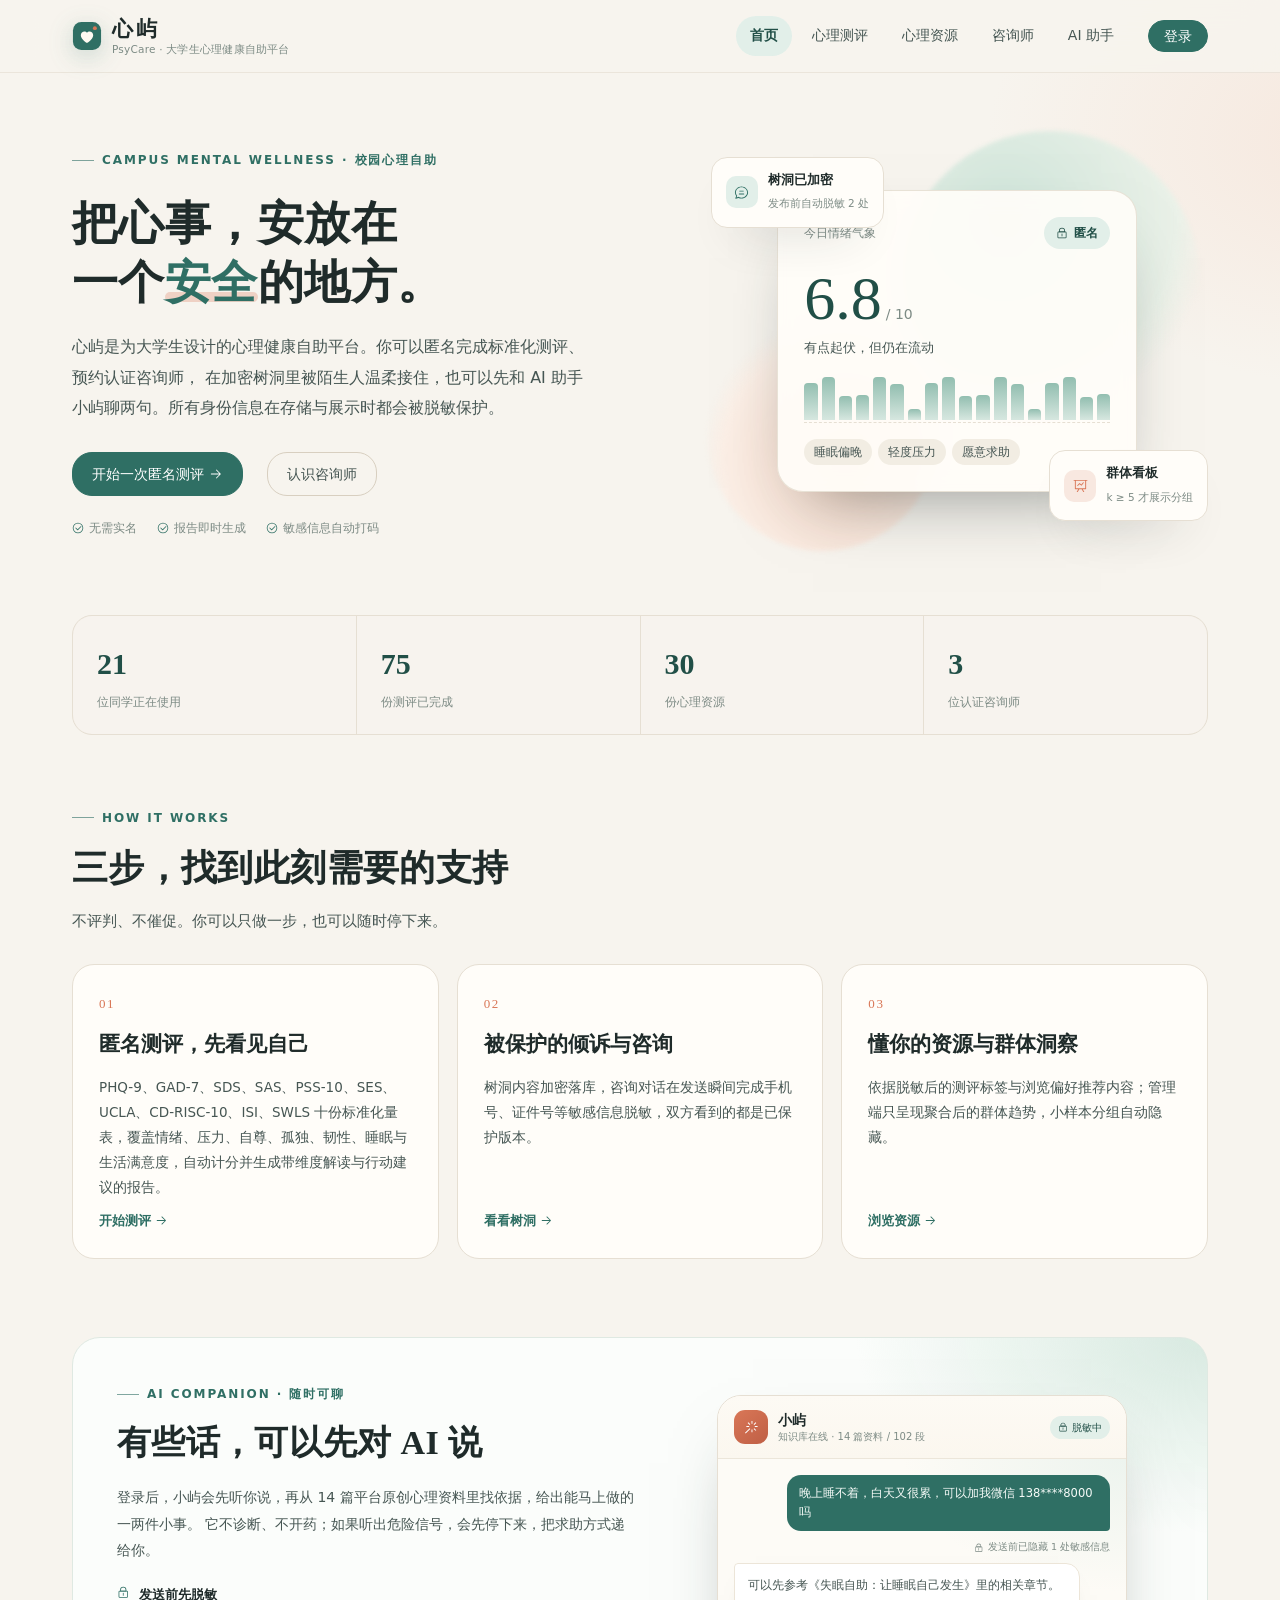
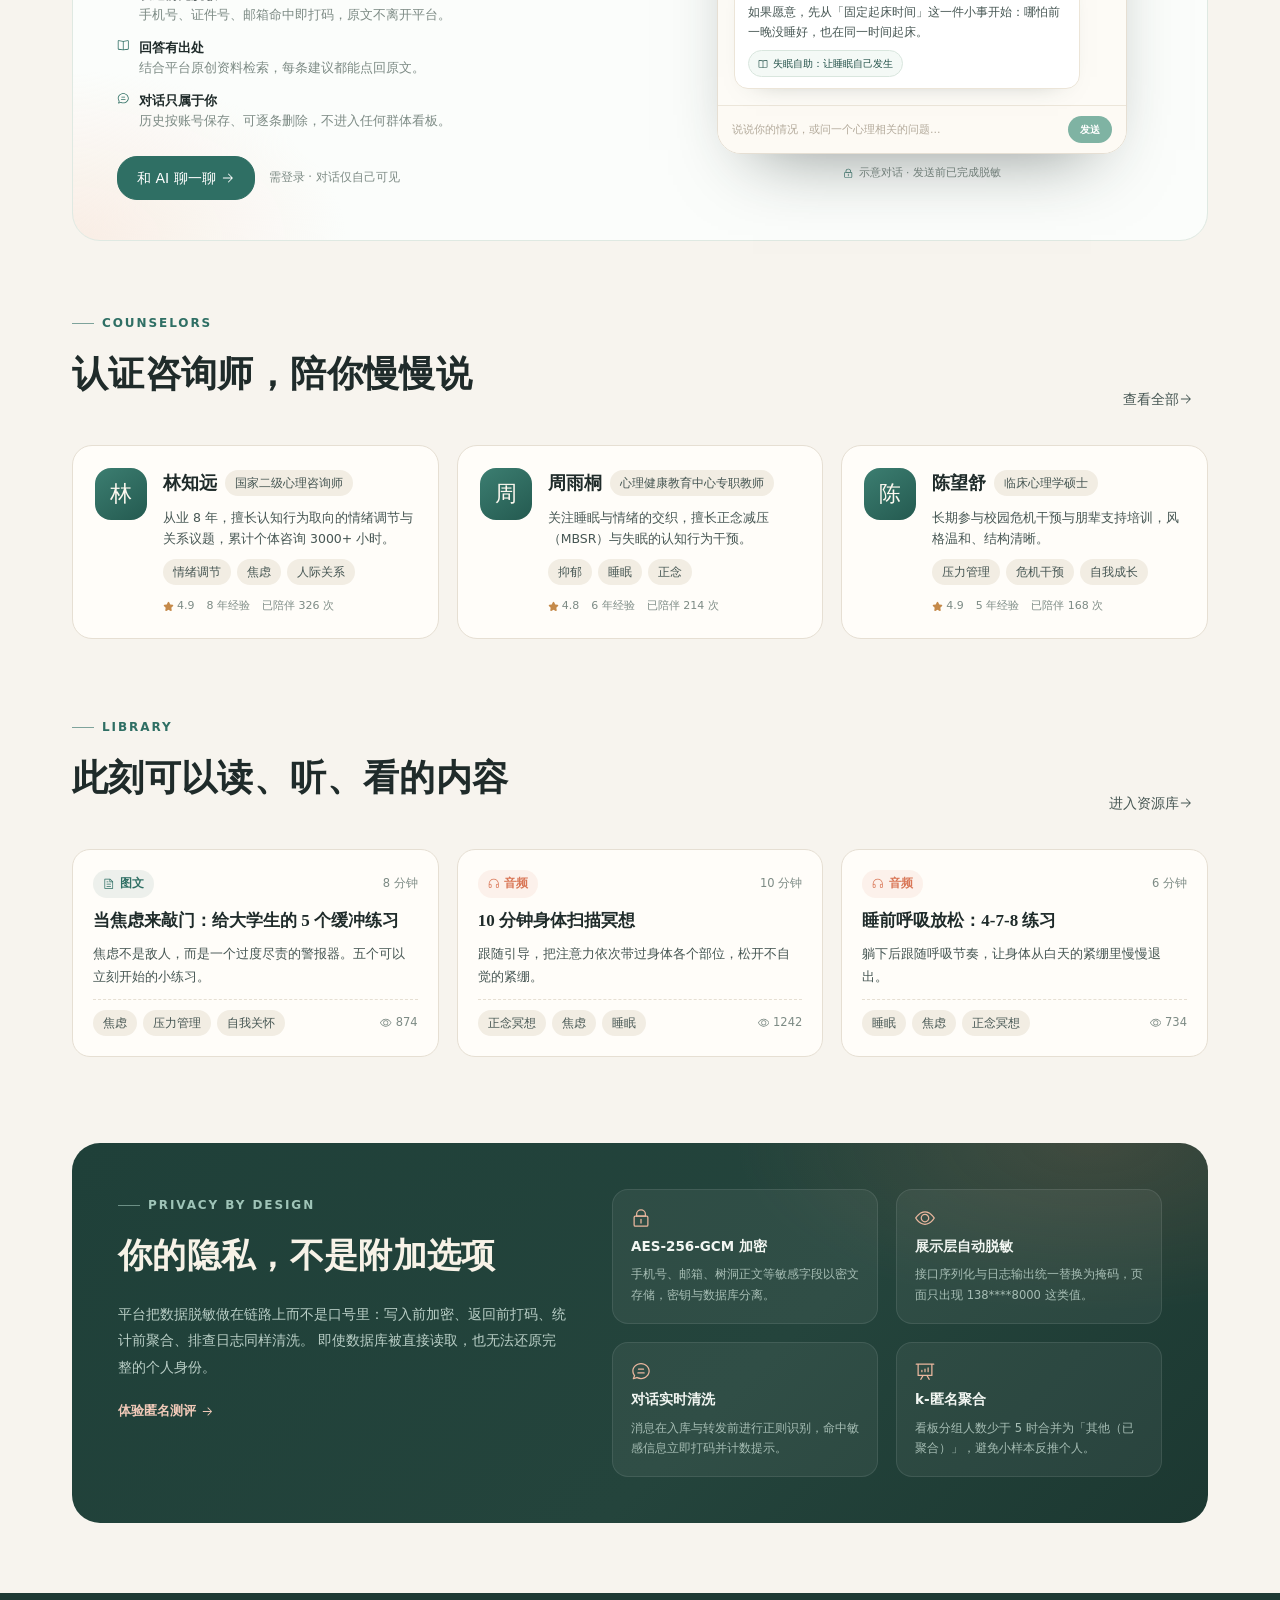
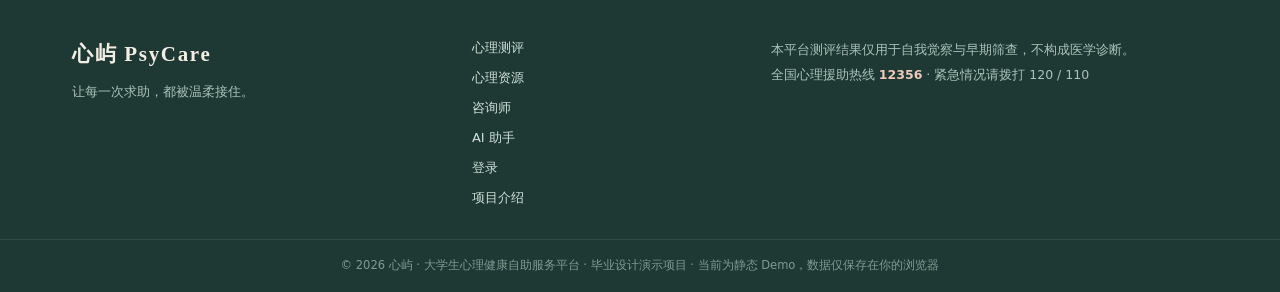
<file: index.html>
<!doctype html>
<html lang="zh-CN">
  <head>
    <meta charset="UTF-8" />
    <link rel="icon" type="image/svg+xml" href="/favicon.svg" />
    <meta name="viewport" content="width=device-width, initial-scale=1.0" />
    <meta name="description" content="心屿 · 大学生心理健康自助平台：匿名测评、隐私咨询、加密树洞与正念资源。" />
    <title>心屿 · 大学生心理健康自助平台</title>
    <script type="module" crossorigin src="/app-assets/index-7hNsl27S.js"></script>
    <link rel="modulepreload" crossorigin href="/app-assets/vue-CsHsmdE9.js">
    <link rel="modulepreload" crossorigin href="/app-assets/element-BGRuEVUj.js">
    <link rel="stylesheet" crossorigin href="/app-assets/index-CG6CXD5M.css">
  </head>
  <body>
    <div id="app"></div>
  </body>
</html>
</file>
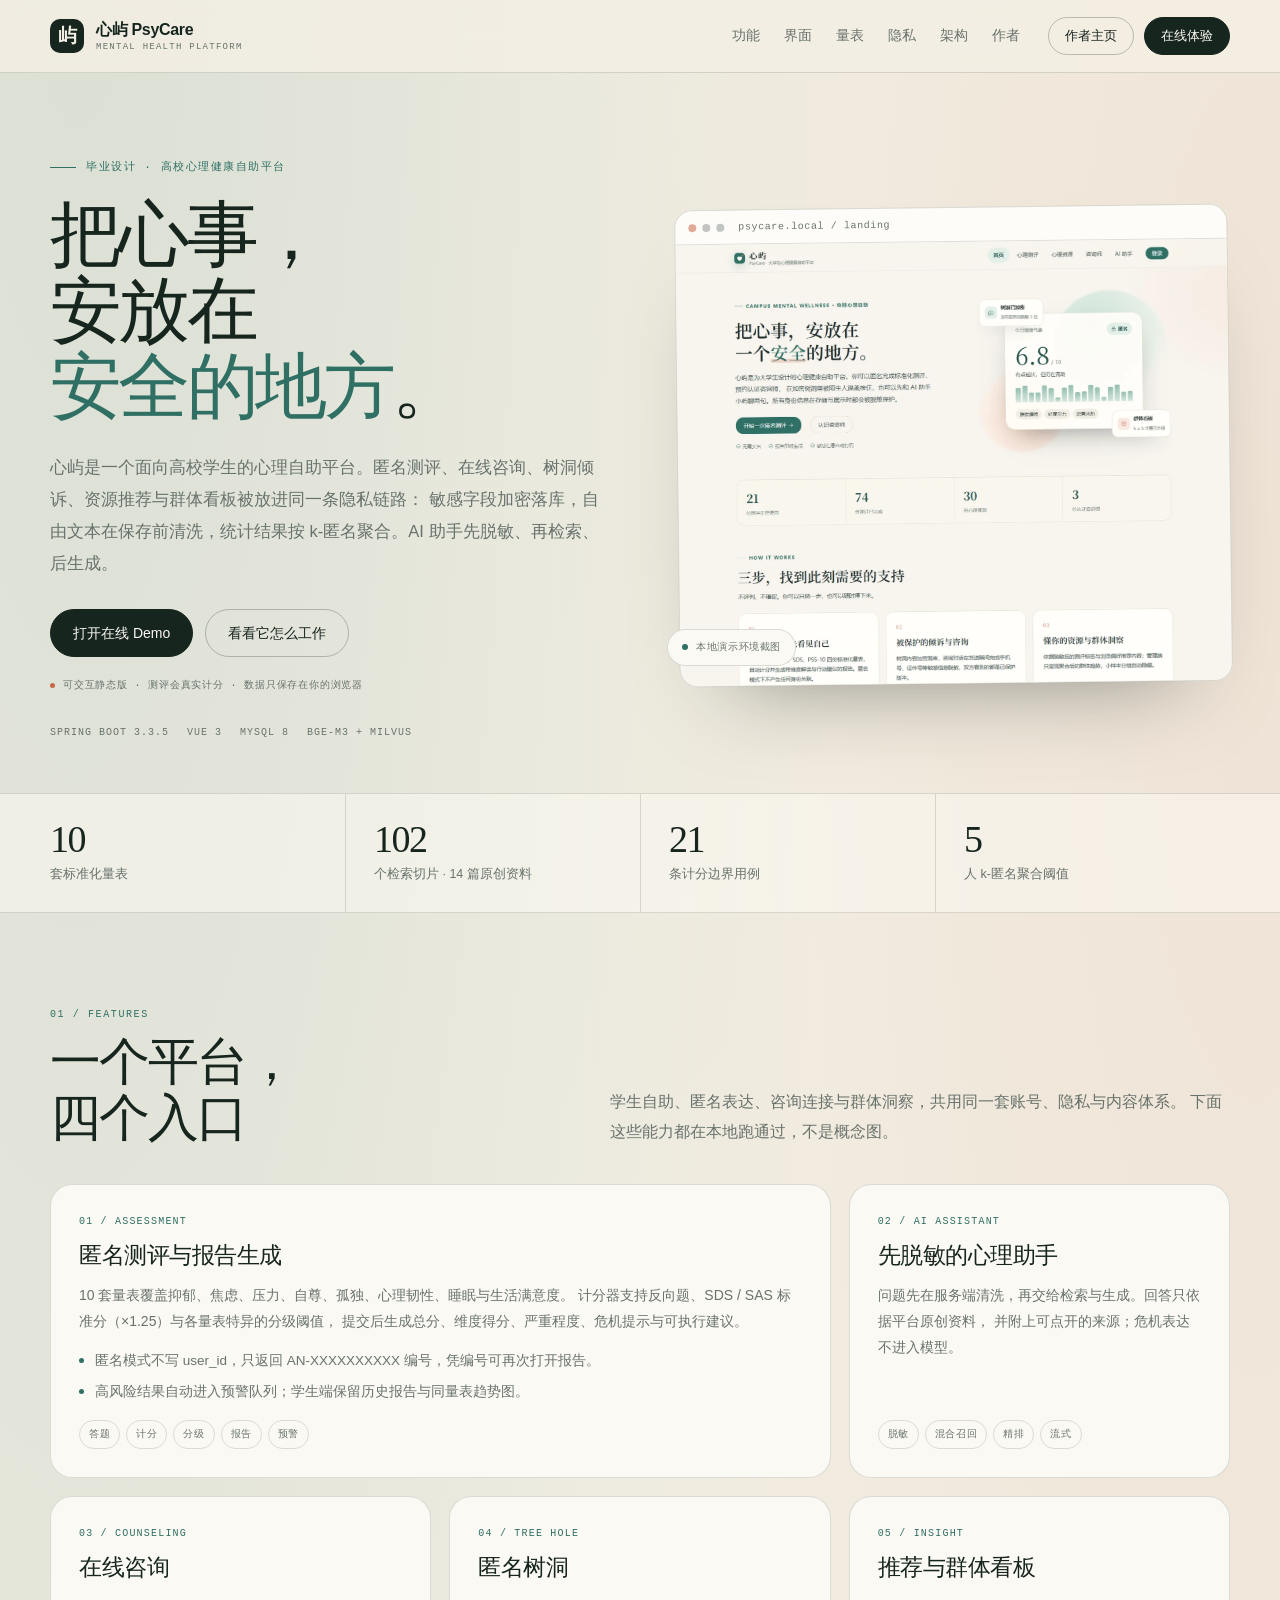
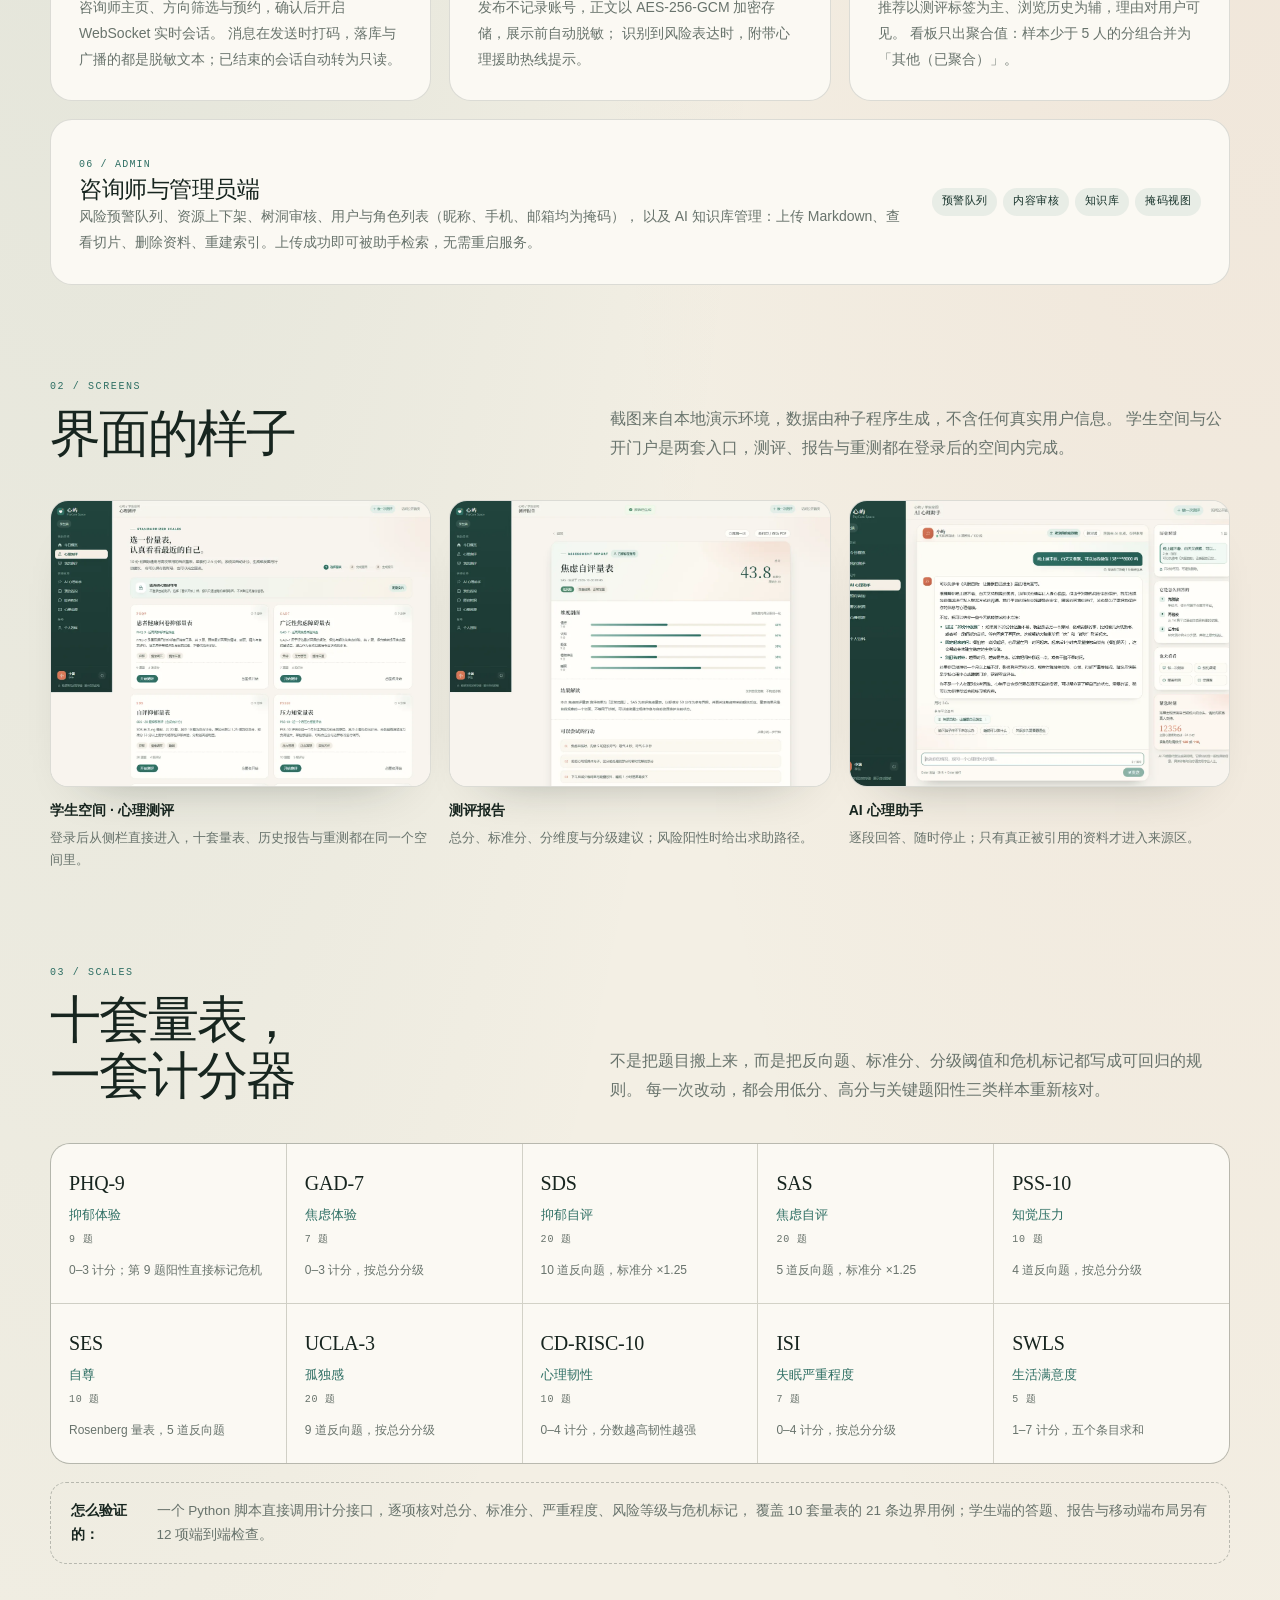
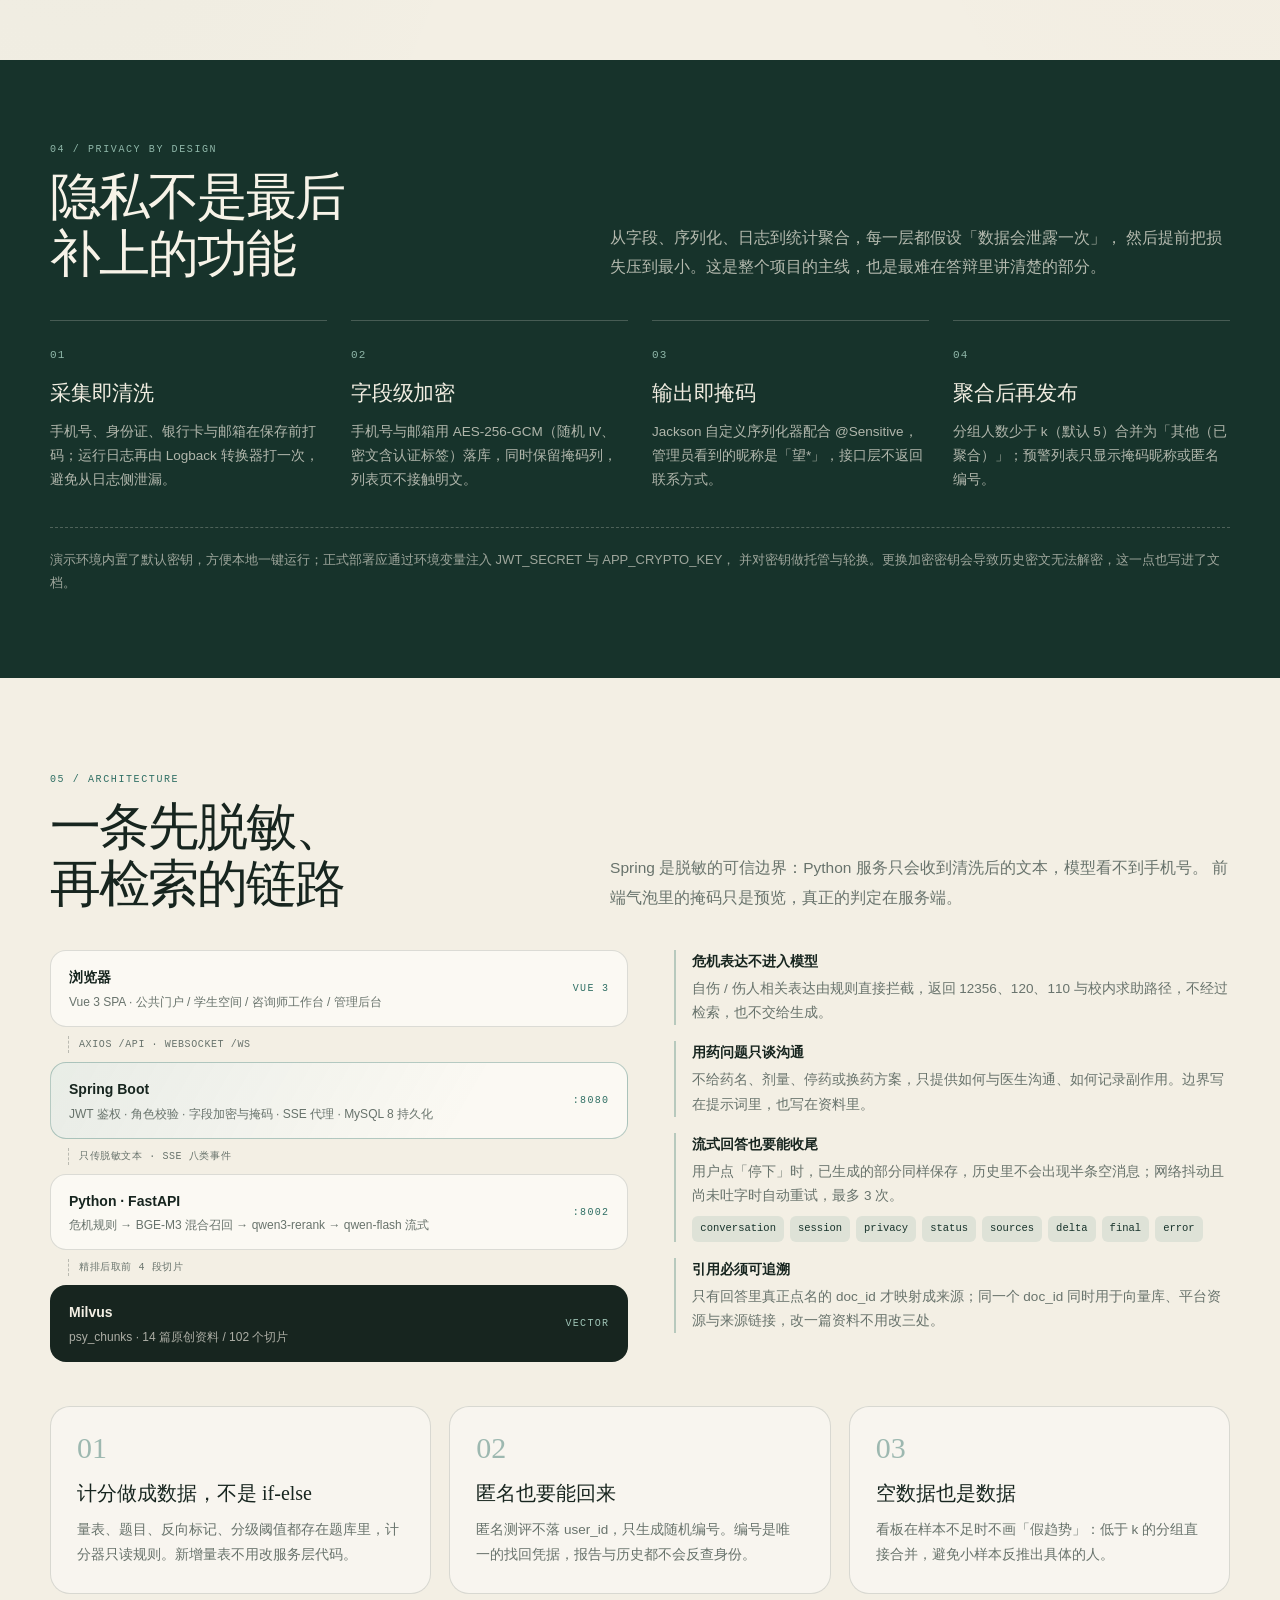
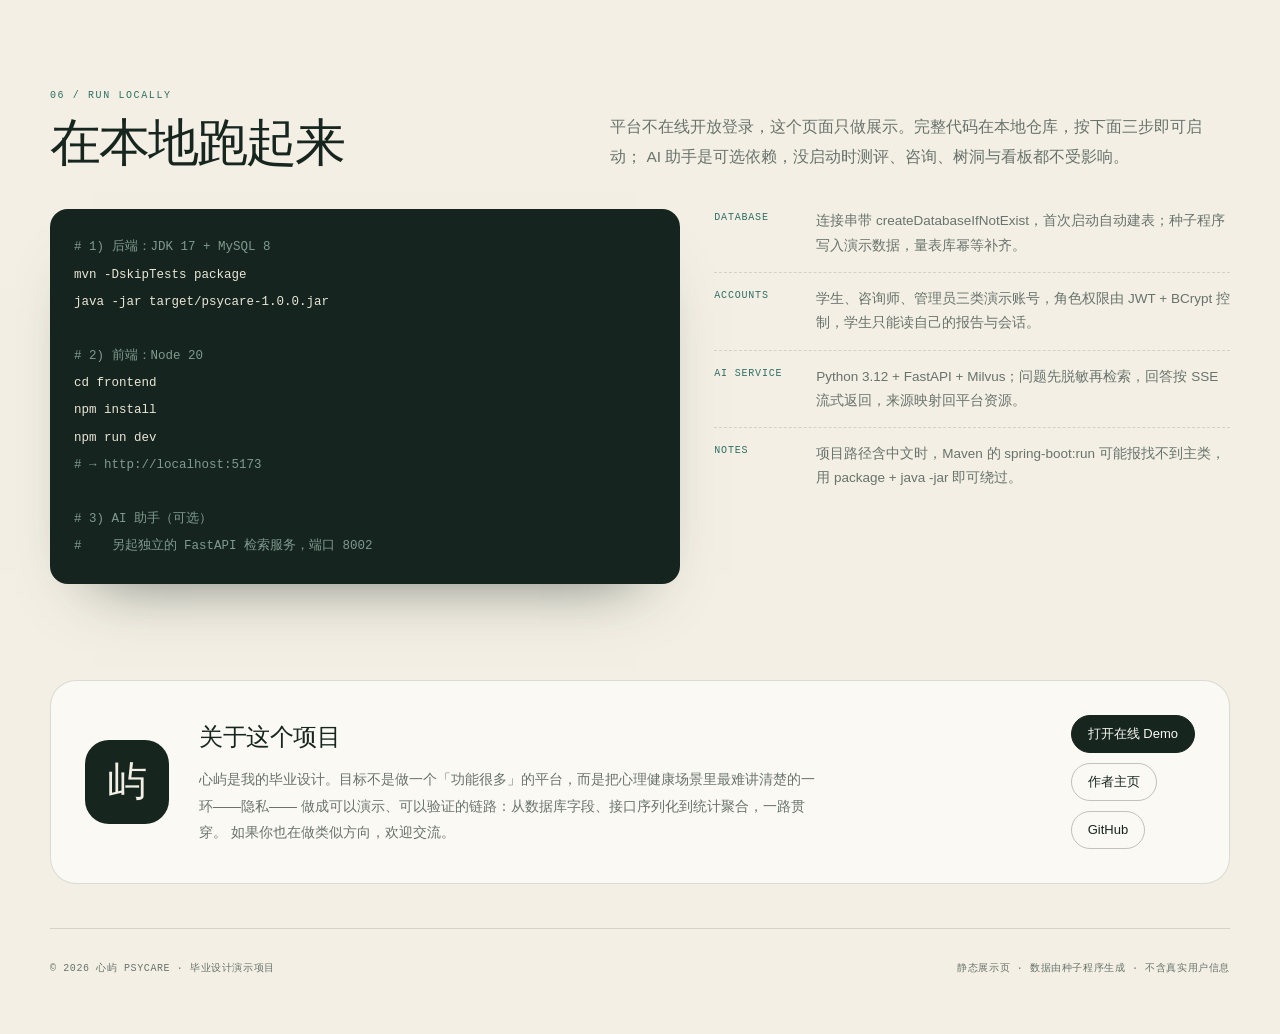
<file: about/index.html>
<!doctype html>
<html lang="zh-CN">
<head>
  <meta charset="utf-8">
  <meta name="viewport" content="width=device-width, initial-scale=1">
  <title>心屿 PsyCare · 融合数据脱敏的高校心理健康自助平台</title>
  <meta name="description" content="心屿 PsyCare 是一个面向高校学生的心理健康自助平台：匿名测评、在线咨询、匿名树洞、资源推荐与群体看板，隐私保护贯穿全链路；AI 助手先脱敏、再检索、后生成。">
  <meta name="theme-color" content="#f3efe4">
  <meta property="og:title" content="心屿 PsyCare · 高校心理健康自助平台">
  <meta property="og:description" content="把心事，安放在一个安全的地方。10 套量表、先脱敏的 AI 助手与 k-匿名看板。">
  <meta property="og:type" content="website">
  <link rel="icon" href="data:image/svg+xml,%3Csvg xmlns='http://www.w3.org/2000/svg' viewBox='0 0 64 64'%3E%3Crect width='64' height='64' rx='16' fill='%2317251f'/%3E%3Ctext x='32' y='45' text-anchor='middle' font-size='34' font-family='STSong,SimSun,serif' fill='%23f3efe4'%3E%E5%B1%BF%3C/text%3E%3C/svg%3E">
  <script>document.documentElement.classList.add('js')</script>
  <style>
    :root {
      --paper: #f3efe4;
      --paper-deep: #e9e2d2;
      --card: #fbf9f3;
      --ink: #17251f;
      --muted: #68736c;
      --line: rgba(23, 37, 31, .14);
      --line-strong: rgba(23, 37, 31, .26);
      --teal: #2f6f64;
      --teal-deep: #17332b;
      --teal-soft: #dcebe4;
      --coral: #c7684a;
      --serif: "Songti SC", "Noto Serif SC", "Source Han Serif SC", STSong, SimSun, serif;
      --sans: "Inter", -apple-system, BlinkMacSystemFont, "Segoe UI", "PingFang SC", "Microsoft YaHei", sans-serif;
      --mono: "SFMono-Regular", Consolas, "Liberation Mono", Menlo, monospace;
      --max: 1180px;
    }

    * { box-sizing: border-box; }

    html {
      scroll-behavior: smooth;
      -webkit-text-size-adjust: 100%;
    }

    body {
      margin: 0;
      color: var(--ink);
      background:
        radial-gradient(ellipse at 6% -4%, rgba(47, 111, 100, .13), transparent 46%),
        radial-gradient(ellipse at 98% 10%, rgba(199, 104, 74, .09), transparent 40%),
        var(--paper);
      font-family: var(--sans);
      font-size: 16px;
      line-height: 1.7;
      -webkit-font-smoothing: antialiased;
    }

    ::selection { background: var(--teal); color: var(--card); }

    a { color: inherit; text-decoration: none; }
    img { display: block; max-width: 100%; }
    h1, h2, h3, h4, p, ul, dl, dd, figure { margin: 0; }
    ul { padding: 0; list-style: none; }

    .skip {
      position: fixed;
      left: 16px;
      top: -60px;
      z-index: 100;
      padding: 10px 16px;
      border-radius: 999px;
      background: var(--ink);
      color: var(--card);
      transition: top .2s ease;
    }
    .skip:focus { top: 16px; }

    .wrap {
      width: min(var(--max), calc(100% - 48px));
      margin: 0 auto;
    }

    .mono {
      font-family: var(--mono);
      font-size: 10px;
      letter-spacing: .13em;
      text-transform: uppercase;
    }

    /* ---------- header ---------- */

    .site-head {
      position: sticky;
      top: 0;
      z-index: 30;
      border-bottom: 1px solid var(--line);
      background: rgba(243, 239, 228, .84);
      backdrop-filter: blur(18px);
      transition: box-shadow .25s ease;
    }
    .site-head.is-scrolled { box-shadow: 0 12px 30px -26px rgba(23, 37, 31, .6); }

    .head-inner {
      min-height: 72px;
      display: flex;
      align-items: center;
      gap: 28px;
    }

    .brand {
      display: inline-flex;
      align-items: center;
      gap: 12px;
      font-weight: 650;
      letter-spacing: -.02em;
      white-space: nowrap;
    }

    .brand-mark {
      width: 34px;
      height: 34px;
      display: grid;
      place-items: center;
      border-radius: 10px;
      background: var(--ink);
      color: var(--paper);
      font-family: var(--serif);
      font-size: 19px;
      line-height: 1;
    }

    .brand small {
      display: block;
      margin-top: -3px;
      color: var(--muted);
      font-family: var(--mono);
      font-size: 9px;
      font-weight: 400;
      letter-spacing: .14em;
      text-transform: uppercase;
    }

    .head-nav {
      display: flex;
      align-items: center;
      gap: 24px;
      margin-left: auto;
      font-size: 14px;
    }

    .head-nav a {
      position: relative;
      color: var(--muted);
      white-space: nowrap;
      transition: color .2s ease;
    }
    .head-nav a::after {
      content: "";
      position: absolute;
      left: 0;
      bottom: -5px;
      width: 0;
      height: 1px;
      background: var(--teal);
      transition: width .25s ease;
    }
    .head-nav a:hover { color: var(--ink); }
    .head-nav a:hover::after { width: 100%; }

    .head-actions { display: flex; align-items: center; gap: 10px; }

    /* ---------- buttons ---------- */

    .btn {
      display: inline-flex;
      align-items: center;
      justify-content: center;
      gap: 9px;
      min-height: 48px;
      padding: 0 22px;
      border: 1px solid var(--ink);
      border-radius: 999px;
      background: var(--ink);
      color: var(--card);
      font-size: 14px;
      white-space: nowrap;
      transition: transform .2s ease, background .2s ease, color .2s ease;
    }
    .btn:hover { transform: translateY(-2px); }
    .btn--ghost {
      background: transparent;
      border-color: var(--line-strong);
      color: var(--ink);
    }
    .btn--ghost:hover { background: rgba(23, 37, 31, .05); }
    .btn--sm { min-height: 38px; padding: 0 16px; font-size: 13px; }

    /* ---------- hero ---------- */

    .hero { padding: 76px 0 52px; }

    .hero-grid {
      display: grid;
      grid-template-columns: minmax(0, 1.02fr) minmax(0, .98fr);
      gap: 52px;
      align-items: center;
    }

    .eyebrow {
      display: inline-flex;
      align-items: center;
      gap: 10px;
      margin-bottom: 20px;
      color: var(--teal);
      font-family: var(--mono);
      font-size: 11px;
      letter-spacing: .14em;
      text-transform: uppercase;
    }
    .eyebrow::before {
      content: "";
      width: 26px;
      height: 1px;
      background: currentColor;
    }

    .hero h1 {
      font-family: var(--serif);
      font-size: clamp(40px, 5.6vw, 78px);
      font-weight: 500;
      line-height: 1.06;
      letter-spacing: -.05em;
    }
    .hero h1 em { color: var(--teal); font-style: normal; }

    .hero-lead {
      max-width: 560px;
      margin-top: 26px;
      color: var(--muted);
      font-size: 16.5px;
      line-height: 1.95;
    }

    .hero-actions {
      display: flex;
      flex-wrap: wrap;
      gap: 12px;
      margin-top: 30px;
    }

    .hero-note {
      display: flex;
      align-items: center;
      gap: 8px;
      margin-top: 20px;
      color: var(--muted);
      font-family: var(--mono);
      font-size: 10px;
      letter-spacing: .08em;
      text-transform: uppercase;
    }
    .hero-note::before {
      content: "";
      width: 5px;
      height: 5px;
      border-radius: 50%;
      background: var(--coral);
      flex: none;
    }

    .hero-meta {
      display: flex;
      flex-wrap: wrap;
      gap: 6px 18px;
      margin-top: 30px;
      color: var(--muted);
      font-family: var(--mono);
      font-size: 10px;
      letter-spacing: .1em;
      text-transform: uppercase;
    }

    .hero-visual { position: relative; }

    .browser {
      border: 1px solid var(--line);
      border-radius: 18px;
      background: var(--card);
      overflow: hidden;
      box-shadow: 0 46px 90px -56px rgba(23, 37, 31, .55);
      transform: rotate(-.7deg);
    }

    .browser-bar {
      display: flex;
      align-items: center;
      gap: 6px;
      height: 34px;
      padding: 0 13px;
      border-bottom: 1px solid var(--line);
      background: rgba(255, 255, 255, .55);
    }
    .browser-bar i {
      width: 8px;
      height: 8px;
      border-radius: 50%;
      background: var(--line-strong);
    }
    .browser-bar i:first-child { background: rgba(199, 104, 74, .55); }
    .browser-bar span {
      margin-left: 8px;
      color: var(--muted);
      font-family: var(--mono);
      font-size: 10px;
      letter-spacing: .06em;
    }

    .browser img {
      width: 100%;
      height: auto;
      aspect-ratio: 4 / 3.2;
      object-fit: cover;
      object-position: top center;
    }

    .hero-badge {
      position: absolute;
      left: -10px;
      bottom: 18px;
      display: inline-flex;
      align-items: center;
      gap: 8px;
      padding: 9px 14px;
      border: 1px solid var(--line);
      border-radius: 999px;
      background: var(--card);
      color: var(--muted);
      font-family: var(--mono);
      font-size: 10px;
      letter-spacing: .06em;
      box-shadow: 0 18px 36px -26px rgba(23, 37, 31, .5);
    }
    .hero-badge::before {
      content: "";
      width: 6px;
      height: 6px;
      border-radius: 50%;
      background: var(--teal);
    }

    /* ---------- stats strip ---------- */

    .strip {
      border-top: 1px solid var(--line);
      border-bottom: 1px solid var(--line);
      background: rgba(251, 249, 243, .55);
    }

    .strip-inner {
      display: grid;
      grid-template-columns: repeat(4, minmax(0, 1fr));
    }

    .stat {
      display: flex;
      flex-direction: column;
      gap: 4px;
      padding: 26px 0;
    }
    .stat + .stat {
      padding-left: 28px;
      border-left: 1px solid var(--line);
    }
    .stat b {
      font-family: var(--serif);
      font-size: 38px;
      font-weight: 500;
      line-height: 1.05;
      letter-spacing: -.04em;
    }
    .stat span { color: var(--muted); font-size: 12.5px; }

    /* ---------- sections ---------- */

    .section { padding: 96px 0 0; }

    section[id], .band[id] { scroll-margin-top: 92px; }

    .sec-head {
      display: grid;
      grid-template-columns: minmax(0, .92fr) minmax(0, 1.08fr);
      gap: 32px;
      align-items: end;
      margin-bottom: 38px;
    }

    .sec-head h2 {
      font-family: var(--serif);
      font-size: clamp(32px, 4vw, 52px);
      font-weight: 500;
      line-height: 1.1;
      letter-spacing: -.04em;
    }

    .sec-head h2 small {
      display: block;
      margin-bottom: 14px;
      color: var(--teal);
      font-family: var(--mono);
      font-size: 10px;
      font-weight: 400;
      letter-spacing: .16em;
      text-transform: uppercase;
    }

    .sec-lead {
      max-width: 640px;
      color: var(--muted);
      font-size: 15.5px;
      line-height: 1.9;
    }

    /* ---------- features ---------- */

    .features {
      display: grid;
      grid-template-columns: repeat(3, minmax(0, 1fr));
      gap: 18px;
    }

    .feature {
      display: flex;
      flex-direction: column;
      gap: 12px;
      padding: 28px;
      border: 1px solid var(--line);
      border-radius: 22px;
      background: var(--card);
    }
    .feature--wide { grid-column: span 2; }
    .feature--full {
      grid-column: 1 / -1;
      flex-direction: row;
      align-items: center;
      gap: 28px;
    }
    .feature--full .feature-body { flex: 1 1 auto; }
    .feature--full .feature-aside { flex: 0 0 auto; }

    .feature-index {
      color: var(--teal);
      font-family: var(--mono);
      font-size: 10px;
      letter-spacing: .12em;
    }

    .feature h3 {
      font-family: var(--serif);
      font-size: 23px;
      font-weight: 500;
      line-height: 1.25;
      letter-spacing: -.02em;
    }

    .feature p {
      color: var(--muted);
      font-size: 14px;
      line-height: 1.85;
    }

    .feature ul { display: grid; gap: 8px; margin-top: 2px; }
    .feature li {
      position: relative;
      padding-left: 16px;
      color: var(--muted);
      font-size: 13.5px;
      line-height: 1.75;
    }
    .feature li::before {
      content: "";
      position: absolute;
      left: 0;
      top: 9px;
      width: 5px;
      height: 5px;
      border-radius: 50%;
      background: var(--teal);
    }

    .flow {
      display: flex;
      flex-wrap: wrap;
      gap: 6px;
      margin-top: auto;
      padding-top: 4px;
    }
    .flow span {
      padding: 5px 9px;
      border: 1px solid var(--line);
      border-radius: 999px;
      color: var(--muted);
      font-family: var(--mono);
      font-size: 10px;
      letter-spacing: .06em;
    }

    .tags { display: flex; flex-wrap: wrap; gap: 6px; }
    .tag {
      padding: 5px 10px;
      border-radius: 999px;
      background: rgba(47, 111, 100, .09);
      color: var(--teal-deep);
      font-family: var(--mono);
      font-size: 10.5px;
      letter-spacing: .04em;
    }

    /* ---------- views ---------- */

    .gal {
      display: grid;
      grid-template-columns: repeat(3, minmax(0, 1fr));
      gap: 18px;
    }

    .shot {
      border: 1px solid var(--line);
      border-radius: 18px;
      background: var(--card);
      overflow: hidden;
      box-shadow: 0 26px 50px -40px rgba(23, 37, 31, .45);
    }
    .shot img {
      width: 100%;
      height: auto;
      aspect-ratio: 4 / 3;
      object-fit: cover;
      object-position: top center;
    }

    figcaption {
      display: flex;
      flex-direction: column;
      gap: 4px;
      margin-top: 12px;
    }
    figcaption b { font-size: 14px; font-weight: 600; }
    figcaption span { color: var(--muted); font-size: 13px; line-height: 1.7; }

    /* ---------- scales ---------- */

    .scales {
      display: grid;
      grid-template-columns: repeat(5, minmax(0, 1fr));
      gap: 1px;
      border: 1px solid var(--line);
      border-radius: 20px;
      background: var(--line);
      overflow: hidden;
    }

    .scale {
      display: flex;
      flex-direction: column;
      gap: 5px;
      min-height: 152px;
      padding: 22px 18px;
      background: var(--card);
    }
    .scale b {
      font-family: var(--serif);
      font-size: 20px;
      font-weight: 500;
      letter-spacing: -.01em;
    }
    .scale .scale-topic { color: var(--teal); font-size: 12.5px; }
    .scale em {
      color: var(--muted);
      font-family: var(--mono);
      font-size: 10px;
      font-style: normal;
      letter-spacing: .08em;
    }
    .scale p {
      margin-top: auto;
      padding-top: 8px;
      color: var(--muted);
      font-size: 12px;
      line-height: 1.65;
    }

    .callout {
      display: flex;
      gap: 10px;
      margin-top: 18px;
      padding: 16px 20px;
      border: 1px dashed var(--line-strong);
      border-radius: 16px;
      color: var(--muted);
      font-size: 13.5px;
      line-height: 1.8;
    }
    .callout b { color: var(--ink); font-weight: 600; }

    /* ---------- privacy band ---------- */

    .band {
      margin-top: 96px;
      padding: 84px 0;
      background: var(--teal-deep);
      color: #f2eee2;
    }
    .band .sec-head h2 { color: #f7f3e8; }
    .band .sec-head h2 small { color: #8fb7a9; }
    .band .sec-lead { color: rgba(242, 238, 226, .72); }

    .steps {
      display: grid;
      grid-template-columns: repeat(4, minmax(0, 1fr));
      gap: 24px;
    }

    .step {
      padding-top: 18px;
      border-top: 1px solid rgba(242, 238, 226, .22);
    }
    .step em {
      color: #8fb7a9;
      font-family: var(--mono);
      font-size: 11px;
      font-style: normal;
      letter-spacing: .1em;
    }
    .step h3 {
      margin: 10px 0 8px;
      font-family: var(--serif);
      font-size: 21px;
      font-weight: 500;
      letter-spacing: -.01em;
    }
    .step p { color: rgba(242, 238, 226, .7); font-size: 13.5px; line-height: 1.8; }

    .band-note {
      margin-top: 34px;
      padding-top: 20px;
      border-top: 1px dashed rgba(242, 238, 226, .25);
      color: rgba(242, 238, 226, .62);
      font-size: 13px;
      line-height: 1.8;
    }

    /* ---------- architecture ---------- */

    .arch {
      display: grid;
      grid-template-columns: minmax(0, 1.02fr) minmax(0, .98fr);
      gap: 46px;
      align-items: start;
    }

    .layer {
      display: flex;
      align-items: center;
      justify-content: space-between;
      gap: 12px;
      padding: 15px 18px;
      border: 1px solid var(--line);
      border-radius: 16px;
      background: var(--card);
    }
    .layer b { display: block; font-size: 14px; font-weight: 600; }
    .layer small { display: block; margin-top: 3px; color: var(--muted); font-size: 12px; line-height: 1.5; }
    .layer .mono { flex: none; color: var(--teal); white-space: nowrap; }
    .layer--main {
      border-color: rgba(47, 111, 100, .34);
      background: linear-gradient(120deg, rgba(47, 111, 100, .09), transparent 72%), var(--card);
    }
    .layer--dark {
      border-color: transparent;
      background: var(--ink);
      color: var(--paper);
    }
    .layer--dark small { color: rgba(243, 239, 228, .68); }
    .layer--dark .mono { color: #9fc4b6; }

    .arrow {
      display: flex;
      align-items: flex-start;
      gap: 8px;
      padding: 9px 0 9px 18px;
      color: var(--muted);
      font-family: var(--mono);
      font-size: 10px;
      letter-spacing: .06em;
      text-transform: uppercase;
    }
    .arrow span { padding-left: 10px; border-left: 1px dashed var(--line-strong); }

    .arch-notes { display: grid; gap: 16px; }
    .arch-note { padding-left: 16px; border-left: 2px solid rgba(47, 111, 100, .3); }
    .arch-note b { display: block; margin-bottom: 3px; font-size: 14px; }
    .arch-note p { color: var(--muted); font-size: 13.5px; line-height: 1.8; }

    .events { display: flex; flex-wrap: wrap; gap: 6px; margin-top: 8px; }
    .events code {
      padding: 4px 8px;
      border-radius: 6px;
      background: rgba(47, 111, 100, .1);
      color: var(--teal-deep);
      font-family: var(--mono);
      font-size: 10.5px;
    }

    .notes {
      display: grid;
      grid-template-columns: repeat(3, minmax(0, 1fr));
      gap: 18px;
      margin-top: 44px;
    }

    .note-card {
      padding: 26px;
      border: 1px solid var(--line);
      border-radius: 20px;
      background: rgba(255, 255, 255, .4);
    }
    .note-card em {
      color: rgba(47, 111, 100, .45);
      font-family: var(--serif);
      font-size: 30px;
      font-style: normal;
      line-height: 1;
    }
    .note-card h3 {
      margin: 10px 0 8px;
      font-family: var(--serif);
      font-size: 20px;
      font-weight: 500;
    }
    .note-card p { color: var(--muted); font-size: 13.5px; line-height: 1.8; }

    /* ---------- run ---------- */

    .run {
      display: grid;
      grid-template-columns: minmax(0, 1.1fr) minmax(0, .9fr);
      gap: 34px;
      align-items: start;
    }

    .code {
      border-radius: 18px;
      background: #16241f;
      color: #e9e6d8;
      padding: 24px;
      overflow-x: auto;
      box-shadow: 0 34px 64px -44px rgba(23, 37, 31, .7);
    }
    .code pre { margin: 0; }
    .code code {
      font-family: var(--mono);
      font-size: 12.5px;
      line-height: 1.95;
      white-space: pre;
    }
    .code .c { color: #7f9a8f; }

    .run-side { display: grid; gap: 14px; }
    .run-item {
      display: grid;
      grid-template-columns: 88px minmax(0, 1fr);
      gap: 14px;
      padding-bottom: 14px;
      border-bottom: 1px dashed var(--line);
    }
    .run-item:last-child { border-bottom: 0; padding-bottom: 0; }
    .run-item dt {
      color: var(--teal);
      font-family: var(--mono);
      font-size: 10px;
      letter-spacing: .08em;
      text-transform: uppercase;
    }
    .run-item dd { color: var(--muted); font-size: 13.5px; line-height: 1.8; }

    /* ---------- author ---------- */

    .author {
      display: grid;
      grid-template-columns: 88px minmax(0, 1fr) auto;
      gap: 26px;
      align-items: center;
      margin-top: 96px;
      padding: 34px;
      border: 1px solid var(--line);
      border-radius: 26px;
      background: var(--card);
    }
    .author-mark {
      width: 84px;
      height: 84px;
      display: grid;
      place-items: center;
      border-radius: 24px;
      background: var(--ink);
      color: var(--paper);
      font-family: var(--serif);
      font-size: 40px;
      line-height: 1;
    }
    .author h2 {
      margin-bottom: 8px;
      font-family: var(--serif);
      font-size: 24px;
      font-weight: 500;
      letter-spacing: -.02em;
    }
    .author p { max-width: 620px; color: var(--muted); font-size: 14px; line-height: 1.9; }
    .author-links { display: flex; flex-direction: column; gap: 10px; align-items: flex-start; }

    /* ---------- footer ---------- */

    .site-foot {
      display: flex;
      flex-wrap: wrap;
      justify-content: space-between;
      gap: 10px;
      margin-top: 44px;
      padding: 30px 0 42px;
      border-top: 1px solid var(--line);
      color: var(--muted);
      font-family: var(--mono);
      font-size: 10px;
      letter-spacing: .06em;
      line-height: 1.9;
      text-transform: uppercase;
    }

    /* ---------- motion ---------- */

    .js .reveal { opacity: 0; transform: translateY(16px); transition: opacity .6s ease, transform .6s ease; }
    .js .reveal.is-visible { opacity: 1; transform: none; }

    :focus-visible {
      outline: 2px solid var(--teal);
      outline-offset: 3px;
      border-radius: 4px;
    }

    /* ---------- responsive ---------- */

    @media (max-width: 1080px) {
      .features { grid-template-columns: repeat(2, minmax(0, 1fr)); }
      .feature--wide { grid-column: span 2; }
      .feature--full { grid-column: span 2; }
      .scales { grid-template-columns: repeat(3, minmax(0, 1fr)); }
      .notes { grid-template-columns: 1fr; }
      .gal { grid-template-columns: 1fr 1fr; }
      .gal figure:first-child { grid-column: span 2; }
    }

    @media (max-width: 980px) {
      .hero { padding-top: 60px; }
      .hero-grid { grid-template-columns: 1fr; gap: 44px; }
      .hero-visual { max-width: 640px; }
      .sec-head { grid-template-columns: 1fr; gap: 16px; align-items: start; }
      .arch { grid-template-columns: 1fr; gap: 34px; }
      .run { grid-template-columns: 1fr; gap: 26px; }
      .steps { grid-template-columns: 1fr 1fr; gap: 26px 24px; }
      .author { grid-template-columns: 84px minmax(0, 1fr); }
      .author-links { grid-column: 1 / -1; flex-direction: row; flex-wrap: wrap; }
    }

    @media (max-width: 860px) {
      .head-inner {
        flex-wrap: wrap;
        padding: 10px 0;
        row-gap: 4px;
      }
      .head-nav {
        order: 3;
        width: 100%;
        margin-left: 0;
        gap: 18px;
        padding-bottom: 2px;
        overflow-x: auto;
        scrollbar-width: none;
      }
      .head-nav::-webkit-scrollbar { display: none; }
      .head-actions { margin-left: auto; }
    }

    @media (max-width: 720px) {
      .wrap { width: calc(100% - 32px); }
      .brand small { display: none; }
      .head-inner { min-height: 60px; }
      .hero { padding-top: 46px; }
      section[id], .band[id] { scroll-margin-top: 112px; }
      .hero h1 { font-size: clamp(36px, 11.6vw, 58px); }
      .hero-lead { font-size: 15px; margin-top: 20px; }
      .hero-actions .btn { flex: 1; min-width: 140px; }
      .hero-meta { margin-top: 22px; }
      .hero-badge { left: 8px; bottom: 12px; }
      .strip-inner { grid-template-columns: 1fr 1fr; }
      .stat { padding: 20px 0; }
      .stat + .stat { padding-left: 0; border-left: 0; }
      .stat:nth-child(even) { padding-left: 18px; border-left: 1px solid var(--line); }
      .stat:nth-child(n + 3) { border-top: 1px solid var(--line); }
      .stat b { font-size: 30px; }
      .section { padding-top: 72px; }
      .features { grid-template-columns: 1fr; }
      .feature--wide, .feature--full { grid-column: auto; }
      .feature--full { flex-direction: column; align-items: flex-start; gap: 18px; }
      .feature { padding: 24px; }
      .gal { grid-template-columns: 1fr; }
      .gal figure:first-child { grid-column: auto; }
      .scales { grid-template-columns: 1fr 1fr; }
      .scale { min-height: 136px; padding: 18px 14px; }
      .band { margin-top: 72px; padding: 62px 0; }
      .steps { grid-template-columns: 1fr; gap: 22px; }
      .arch { gap: 28px; }
      .layer { align-items: flex-start; }
      .notes { margin-top: 34px; }
      .author { margin-top: 72px; padding: 24px; grid-template-columns: 1fr; gap: 18px; }
      .author-mark { width: 64px; height: 64px; border-radius: 18px; font-size: 30px; }
      .site-foot { margin-top: 34px; }
    }

    @media (max-width: 380px) {
      .head-nav { gap: 14px; font-size: 13px; }
      .btn--sm { padding: 0 14px; }
      .code { padding: 18px; }
      .scales { grid-template-columns: 1fr; }
    }

    @media (prefers-reduced-motion: reduce) {
      html { scroll-behavior: auto; }
      *, *::before, *::after {
        animation-duration: .001ms !important;
        animation-iteration-count: 1 !important;
        transition-duration: .001ms !important;
      }
      .js .reveal { opacity: 1; transform: none; }
    }
  </style>
</head>
<body>
  <a class="skip" href="#main">跳到主要内容</a>

  <header class="site-head">
    <div class="wrap head-inner">
      <a class="brand" href="#top" aria-label="心屿 PsyCare 首页">
        <span class="brand-mark">屿</span>
        <span>
          心屿 PsyCare
          <small>Mental health platform</small>
        </span>
      </a>
      <nav class="head-nav" aria-label="主导航">
        <a href="#features">功能</a>
        <a href="#views">界面</a>
        <a href="#scales">量表</a>
        <a href="#privacy">隐私</a>
        <a href="#arch">架构</a>
        <a href="#author">作者</a>
      </nav>
      <div class="head-actions">
        <a class="btn btn--ghost btn--sm" href="../me/">作者主页</a>
        <a class="btn btn--sm" href="../">在线体验</a>
      </div>
    </div>
  </header>

  <main id="main">
    <section class="hero wrap" id="top">
      <div class="hero-grid">
        <div>
          <p class="eyebrow">毕业设计 · 高校心理健康自助平台</p>
          <h1>把心事，<br>安放在<br><em>安全的地方</em>。</h1>
          <p class="hero-lead">
            心屿是一个面向高校学生的心理自助平台。匿名测评、在线咨询、树洞倾诉、资源推荐与群体看板被放进同一条隐私链路：
            敏感字段加密落库，自由文本在保存前清洗，统计结果按 k-匿名聚合。AI 助手先脱敏、再检索、后生成。
          </p>
          <div class="hero-actions">
            <a class="btn" href="../">打开在线 Demo</a>
            <a class="btn btn--ghost" href="#features">看看它怎么工作</a>
          </div>
          <p class="hero-note">可交互静态版 · 测评会真实计分 · 数据只保存在你的浏览器</p>
          <p class="hero-meta">
            <span>SPRING BOOT 3.3.5</span>
            <span>VUE 3</span>
            <span>MYSQL 8</span>
            <span>BGE-M3 + MILVUS</span>
          </p>
        </div>
        <div class="hero-visual">
          <div class="browser">
            <div class="browser-bar" aria-hidden="true">
              <i></i><i></i><i></i>
              <span>psycare.local / landing</span>
            </div>
            <img src="../assets/psycare-home.webp" width="1400" height="1652" alt="心屿 PsyCare 公共门户首页截图" fetchpriority="high">
          </div>
          <span class="hero-badge">本地演示环境截图</span>
        </div>
      </div>
    </section>

    <div class="strip">
      <div class="wrap strip-inner">
        <div class="stat"><b>10</b><span>套标准化量表</span></div>
        <div class="stat"><b>102</b><span>个检索切片 · 14 篇原创资料</span></div>
        <div class="stat"><b>21</b><span>条计分边界用例</span></div>
        <div class="stat"><b>5</b><span>人 k-匿名聚合阈值</span></div>
      </div>
    </div>

    <section class="section wrap" id="features">
      <div class="sec-head">
        <h2 class="reveal"><small>01 / Features</small>一个平台，<br>四个入口</h2>
        <p class="sec-lead reveal">
          学生自助、匿名表达、咨询连接与群体洞察，共用同一套账号、隐私与内容体系。
          下面这些能力都在本地跑通过，不是概念图。
        </p>
      </div>

      <div class="features">
        <article class="feature feature--wide reveal">
          <span class="feature-index">01 / ASSESSMENT</span>
          <h3>匿名测评与报告生成</h3>
          <p>
            10 套量表覆盖抑郁、焦虑、压力、自尊、孤独、心理韧性、睡眠与生活满意度。
            计分器支持反向题、SDS / SAS 标准分（×1.25）与各量表特异的分级阈值，
            提交后生成总分、维度得分、严重程度、危机提示与可执行建议。
          </p>
          <ul>
            <li>匿名模式不写 user_id，只返回 AN-XXXXXXXXXX 编号，凭编号可再次打开报告。</li>
            <li>高风险结果自动进入预警队列；学生端保留历史报告与同量表趋势图。</li>
          </ul>
          <div class="flow" aria-label="测评流程">
            <span>答题</span><span>计分</span><span>分级</span><span>报告</span><span>预警</span>
          </div>
        </article>

        <article class="feature reveal">
          <span class="feature-index">02 / AI ASSISTANT</span>
          <h3>先脱敏的心理助手</h3>
          <p>
            问题先在服务端清洗，再交给检索与生成。回答只依据平台原创资料，
            并附上可点开的来源；危机表达不进入模型。
          </p>
          <div class="flow" aria-label="AI 链路">
            <span>脱敏</span><span>混合召回</span><span>精排</span><span>流式</span>
          </div>
        </article>

        <article class="feature reveal">
          <span class="feature-index">03 / COUNSELING</span>
          <h3>在线咨询</h3>
          <p>
            咨询师主页、方向筛选与预约，确认后开启 WebSocket 实时会话。
            消息在发送时打码，落库与广播的都是脱敏文本；已结束的会话自动转为只读。
          </p>
        </article>

        <article class="feature reveal">
          <span class="feature-index">04 / TREE HOLE</span>
          <h3>匿名树洞</h3>
          <p>
            发布不记录账号，正文以 AES-256-GCM 加密存储，展示前自动脱敏；
            识别到风险表达时，附带心理援助热线提示。
          </p>
        </article>

        <article class="feature reveal">
          <span class="feature-index">05 / INSIGHT</span>
          <h3>推荐与群体看板</h3>
          <p>
            推荐以测评标签为主、浏览历史为辅，理由对用户可见。
            看板只出聚合值：样本少于 5 人的分组合并为「其他（已聚合）」。
          </p>
        </article>

        <article class="feature feature--full reveal">
          <div class="feature-body">
            <span class="feature-index">06 / ADMIN</span>
            <h3>咨询师与管理员端</h3>
            <p>
              风险预警队列、资源上下架、树洞审核、用户与角色列表（昵称、手机、邮箱均为掩码），
              以及 AI 知识库管理：上传 Markdown、查看切片、删除资料、重建索引。上传成功即可被助手检索，无需重启服务。
            </p>
          </div>
          <div class="feature-aside tags" aria-label="管理端能力">
            <span class="tag">预警队列</span>
            <span class="tag">内容审核</span>
            <span class="tag">知识库</span>
            <span class="tag">掩码视图</span>
          </div>
        </article>
      </div>
    </section>

    <section class="section wrap" id="views">
      <div class="sec-head">
        <h2 class="reveal"><small>02 / Screens</small>界面的样子</h2>
        <p class="sec-lead reveal">
          截图来自本地演示环境，数据由种子程序生成，不含任何真实用户信息。
          学生空间与公开门户是两套入口，测评、报告与重测都在登录后的空间内完成。
        </p>
      </div>

      <div class="gal">
        <figure class="reveal">
          <div class="shot">
            <img src="../assets/psycare-assess.webp" width="1200" height="1944" alt="学生空间的心理测评列表：十套量表与开始测评入口" loading="lazy">
          </div>
          <figcaption>
            <b>学生空间 · 心理测评</b>
            <span>登录后从侧栏直接进入，十套量表、历史报告与重测都在同一个空间里。</span>
          </figcaption>
        </figure>
        <figure class="reveal">
          <div class="shot">
            <img src="../assets/psycare-report.webp" width="1200" height="1113" alt="测评报告页：总分、标准分、维度与建议" loading="lazy">
          </div>
          <figcaption>
            <b>测评报告</b>
            <span>总分、标准分、分维度与分级建议；风险阳性时给出求助路径。</span>
          </figcaption>
        </figure>
        <figure class="reveal">
          <div class="shot">
            <img src="../assets/psycare-assistant.webp" width="1200" height="833" alt="AI 心理助手：流式回答与参考资料来源" loading="lazy">
          </div>
          <figcaption>
            <b>AI 心理助手</b>
            <span>逐段回答、随时停止；只有真正被引用的资料才进入来源区。</span>
          </figcaption>
        </figure>
      </div>
    </section>

    <section class="section wrap" id="scales">
      <div class="sec-head">
        <h2 class="reveal"><small>03 / Scales</small>十套量表，<br>一套计分器</h2>
        <p class="sec-lead reveal">
          不是把题目搬上来，而是把反向题、标准分、分级阈值和危机标记都写成可回归的规则。
          每一次改动，都会用低分、高分与关键题阳性三类样本重新核对。
        </p>
      </div>

      <div class="scales reveal">
        <div class="scale"><b>PHQ-9</b><span class="scale-topic">抑郁体验</span><em>9 题</em><p>0–3 计分；第 9 题阳性直接标记危机</p></div>
        <div class="scale"><b>GAD-7</b><span class="scale-topic">焦虑体验</span><em>7 题</em><p>0–3 计分，按总分分级</p></div>
        <div class="scale"><b>SDS</b><span class="scale-topic">抑郁自评</span><em>20 题</em><p>10 道反向题，标准分 ×1.25</p></div>
        <div class="scale"><b>SAS</b><span class="scale-topic">焦虑自评</span><em>20 题</em><p>5 道反向题，标准分 ×1.25</p></div>
        <div class="scale"><b>PSS-10</b><span class="scale-topic">知觉压力</span><em>10 题</em><p>4 道反向题，按总分分级</p></div>
        <div class="scale"><b>SES</b><span class="scale-topic">自尊</span><em>10 题</em><p>Rosenberg 量表，5 道反向题</p></div>
        <div class="scale"><b>UCLA-3</b><span class="scale-topic">孤独感</span><em>20 题</em><p>9 道反向题，按总分分级</p></div>
        <div class="scale"><b>CD-RISC-10</b><span class="scale-topic">心理韧性</span><em>10 题</em><p>0–4 计分，分数越高韧性越强</p></div>
        <div class="scale"><b>ISI</b><span class="scale-topic">失眠严重程度</span><em>7 题</em><p>0–4 计分，按总分分级</p></div>
        <div class="scale"><b>SWLS</b><span class="scale-topic">生活满意度</span><em>5 题</em><p>1–7 计分，五个条目求和</p></div>
      </div>

      <p class="callout reveal">
        <b>怎么验证的：</b>
        一个 Python 脚本直接调用计分接口，逐项核对总分、标准分、严重程度、风险等级与危机标记，
        覆盖 10 套量表的 21 条边界用例；学生端的答题、报告与移动端布局另有 12 项端到端检查。
      </p>
    </section>

    <section class="band" id="privacy">
      <div class="wrap">
        <div class="sec-head">
          <h2 class="reveal"><small>04 / Privacy by design</small>隐私不是最后<br>补上的功能</h2>
          <p class="sec-lead reveal">
            从字段、序列化、日志到统计聚合，每一层都假设「数据会泄露一次」，
            然后提前把损失压到最小。这是整个项目的主线，也是最难在答辩里讲清楚的部分。
          </p>
        </div>

        <div class="steps">
          <div class="step reveal">
            <em>01</em>
            <h3>采集即清洗</h3>
            <p>手机号、身份证、银行卡与邮箱在保存前打码；运行日志再由 Logback 转换器打一次，避免从日志侧泄漏。</p>
          </div>
          <div class="step reveal">
            <em>02</em>
            <h3>字段级加密</h3>
            <p>手机号与邮箱用 AES-256-GCM（随机 IV、密文含认证标签）落库，同时保留掩码列，列表页不接触明文。</p>
          </div>
          <div class="step reveal">
            <em>03</em>
            <h3>输出即掩码</h3>
            <p>Jackson 自定义序列化器配合 @Sensitive，管理员看到的昵称是「望*」，接口层不返回联系方式。</p>
          </div>
          <div class="step reveal">
            <em>04</em>
            <h3>聚合后再发布</h3>
            <p>分组人数少于 k（默认 5）合并为「其他（已聚合）」；预警列表只显示掩码昵称或匿名编号。</p>
          </div>
        </div>

        <p class="band-note">
          演示环境内置了默认密钥，方便本地一键运行；正式部署应通过环境变量注入 JWT_SECRET 与 APP_CRYPTO_KEY，
          并对密钥做托管与轮换。更换加密密钥会导致历史密文无法解密，这一点也写进了文档。
        </p>
      </div>
    </section>

    <section class="section wrap" id="arch">
      <div class="sec-head">
        <h2 class="reveal"><small>05 / Architecture</small>一条先脱敏、<br>再检索的链路</h2>
        <p class="sec-lead reveal">
          Spring 是脱敏的可信边界：Python 服务只会收到清洗后的文本，模型看不到手机号。
          前端气泡里的掩码只是预览，真正的判定在服务端。
        </p>
      </div>

      <div class="arch">
        <div class="reveal">
          <div class="layer">
            <div>
              <b>浏览器</b>
              <small>Vue 3 SPA · 公共门户 / 学生空间 / 咨询师工作台 / 管理后台</small>
            </div>
            <span class="mono">Vue 3</span>
          </div>
          <div class="arrow"><span>axios /api · WebSocket /ws</span></div>

          <div class="layer layer--main">
            <div>
              <b>Spring Boot</b>
              <small>JWT 鉴权 · 角色校验 · 字段加密与掩码 · SSE 代理 · MySQL 8 持久化</small>
            </div>
            <span class="mono">:8080</span>
          </div>
          <div class="arrow"><span>只传脱敏文本 · SSE 八类事件</span></div>

          <div class="layer">
            <div>
              <b>Python · FastAPI</b>
              <small>危机规则 → BGE-M3 混合召回 → qwen3-rerank → qwen-flash 流式</small>
            </div>
            <span class="mono">:8002</span>
          </div>
          <div class="arrow"><span>精排后取前 4 段切片</span></div>

          <div class="layer layer--dark">
            <div>
              <b>Milvus</b>
              <small>psy_chunks · 14 篇原创资料 / 102 个切片</small>
            </div>
            <span class="mono">vector</span>
          </div>
        </div>

        <div class="arch-notes reveal">
          <div class="arch-note">
            <b>危机表达不进入模型</b>
            <p>自伤 / 伤人相关表达由规则直接拦截，返回 12356、120、110 与校内求助路径，不经过检索，也不交给生成。</p>
          </div>
          <div class="arch-note">
            <b>用药问题只谈沟通</b>
            <p>不给药名、剂量、停药或换药方案，只提供如何与医生沟通、如何记录副作用。边界写在提示词里，也写在资料里。</p>
          </div>
          <div class="arch-note">
            <b>流式回答也要能收尾</b>
            <p>用户点「停下」时，已生成的部分同样保存，历史里不会出现半条空消息；网络抖动且尚未吐字时自动重试，最多 3 次。</p>
            <div class="events" aria-label="SSE 事件">
              <code>conversation</code><code>session</code><code>privacy</code><code>status</code>
              <code>sources</code><code>delta</code><code>final</code><code>error</code>
            </div>
          </div>
          <div class="arch-note">
            <b>引用必须可追溯</b>
            <p>只有回答里真正点名的 doc_id 才映射成来源；同一个 doc_id 同时用于向量库、平台资源与来源链接，改一篇资料不用改三处。</p>
          </div>
        </div>
      </div>

      <div class="notes">
        <article class="note-card reveal">
          <em>01</em>
          <h3>计分做成数据，不是 if-else</h3>
          <p>量表、题目、反向标记、分级阈值都存在题库里，计分器只读规则。新增量表不用改服务层代码。</p>
        </article>
        <article class="note-card reveal">
          <em>02</em>
          <h3>匿名也要能回来</h3>
          <p>匿名测评不落 user_id，只生成随机编号。编号是唯一的找回凭据，报告与历史都不会反查身份。</p>
        </article>
        <article class="note-card reveal">
          <em>03</em>
          <h3>空数据也是数据</h3>
          <p>看板在样本不足时不画「假趋势」：低于 k 的分组直接合并，避免小样本反推出具体的人。</p>
        </article>
      </div>
    </section>

    <section class="section wrap" id="run">
      <div class="sec-head">
        <h2 class="reveal"><small>06 / Run locally</small>在本地跑起来</h2>
        <p class="sec-lead reveal">
          平台不在线开放登录，这个页面只做展示。完整代码在本地仓库，按下面三步即可启动；
          AI 助手是可选依赖，没启动时测评、咨询、树洞与看板都不受影响。
        </p>
      </div>

      <div class="run">
        <div class="code reveal">
          <pre><code><span class="c"># 1) 后端：JDK 17 + MySQL 8</span>
mvn -DskipTests package
java -jar target/psycare-1.0.0.jar

<span class="c"># 2) 前端：Node 20</span>
cd frontend
npm install
npm run dev
<span class="c"># → http://localhost:5173</span>

<span class="c"># 3) AI 助手（可选）</span>
<span class="c">#    另起独立的 FastAPI 检索服务，端口 8002</span></code></pre>
        </div>

        <dl class="run-side reveal">
          <div class="run-item">
            <dt>Database</dt>
            <dd>连接串带 createDatabaseIfNotExist，首次启动自动建表；种子程序写入演示数据，量表库幂等补齐。</dd>
          </div>
          <div class="run-item">
            <dt>Accounts</dt>
            <dd>学生、咨询师、管理员三类演示账号，角色权限由 JWT + BCrypt 控制，学生只能读自己的报告与会话。</dd>
          </div>
          <div class="run-item">
            <dt>AI service</dt>
            <dd>Python 3.12 + FastAPI + Milvus；问题先脱敏再检索，回答按 SSE 流式返回，来源映射回平台资源。</dd>
          </div>
          <div class="run-item">
            <dt>Notes</dt>
            <dd>项目路径含中文时，Maven 的 spring-boot:run 可能报找不到主类，用 package + java -jar 即可绕过。</dd>
          </div>
        </dl>
      </div>
    </section>

    <section class="wrap" id="author">
      <div class="author reveal">
        <span class="author-mark">屿</span>
        <div>
          <h2>关于这个项目</h2>
          <p>
            心屿是我的毕业设计。目标不是做一个「功能很多」的平台，而是把心理健康场景里最难讲清楚的一环——隐私——
            做成可以演示、可以验证的链路：从数据库字段、接口序列化到统计聚合，一路贯穿。
            如果你也在做类似方向，欢迎交流。
          </p>
        </div>
        <div class="author-links">
          <a class="btn btn--sm" href="../">打开在线 Demo</a>
          <a class="btn btn--ghost btn--sm" href="../me/">作者主页</a>
          <a class="btn btn--ghost btn--sm" href="https://github.com/2755715424-byte">GitHub</a>
        </div>
      </div>

      <footer class="site-foot">
        <span>© 2026 心屿 PsyCare · 毕业设计演示项目</span>
        <span>静态展示页 · 数据由种子程序生成 · 不含真实用户信息</span>
      </footer>
    </section>
  </main>

  <script>
    (function () {
      var reduce = window.matchMedia && window.matchMedia('(prefers-reduced-motion: reduce)').matches
      var items = document.querySelectorAll('.reveal')
      if (!('IntersectionObserver' in window) || reduce) {
        items.forEach(function (el) { el.classList.add('is-visible') })
      } else {
        var io = new IntersectionObserver(function (entries) {
          entries.forEach(function (entry) {
            if (entry.isIntersecting) {
              entry.target.classList.add('is-visible')
              io.unobserve(entry.target)
            }
          })
        }, { threshold: 0.12, rootMargin: '0px 0px -40px' })
        items.forEach(function (el) { io.observe(el) })
      }

      var head = document.querySelector('.site-head')
      var onScroll = function () { head.classList.toggle('is-scrolled', window.scrollY > 8) }
      onScroll()
      window.addEventListener('scroll', onScroll, { passive: true })
    })()
  </script>
</body>
</html>
</file>
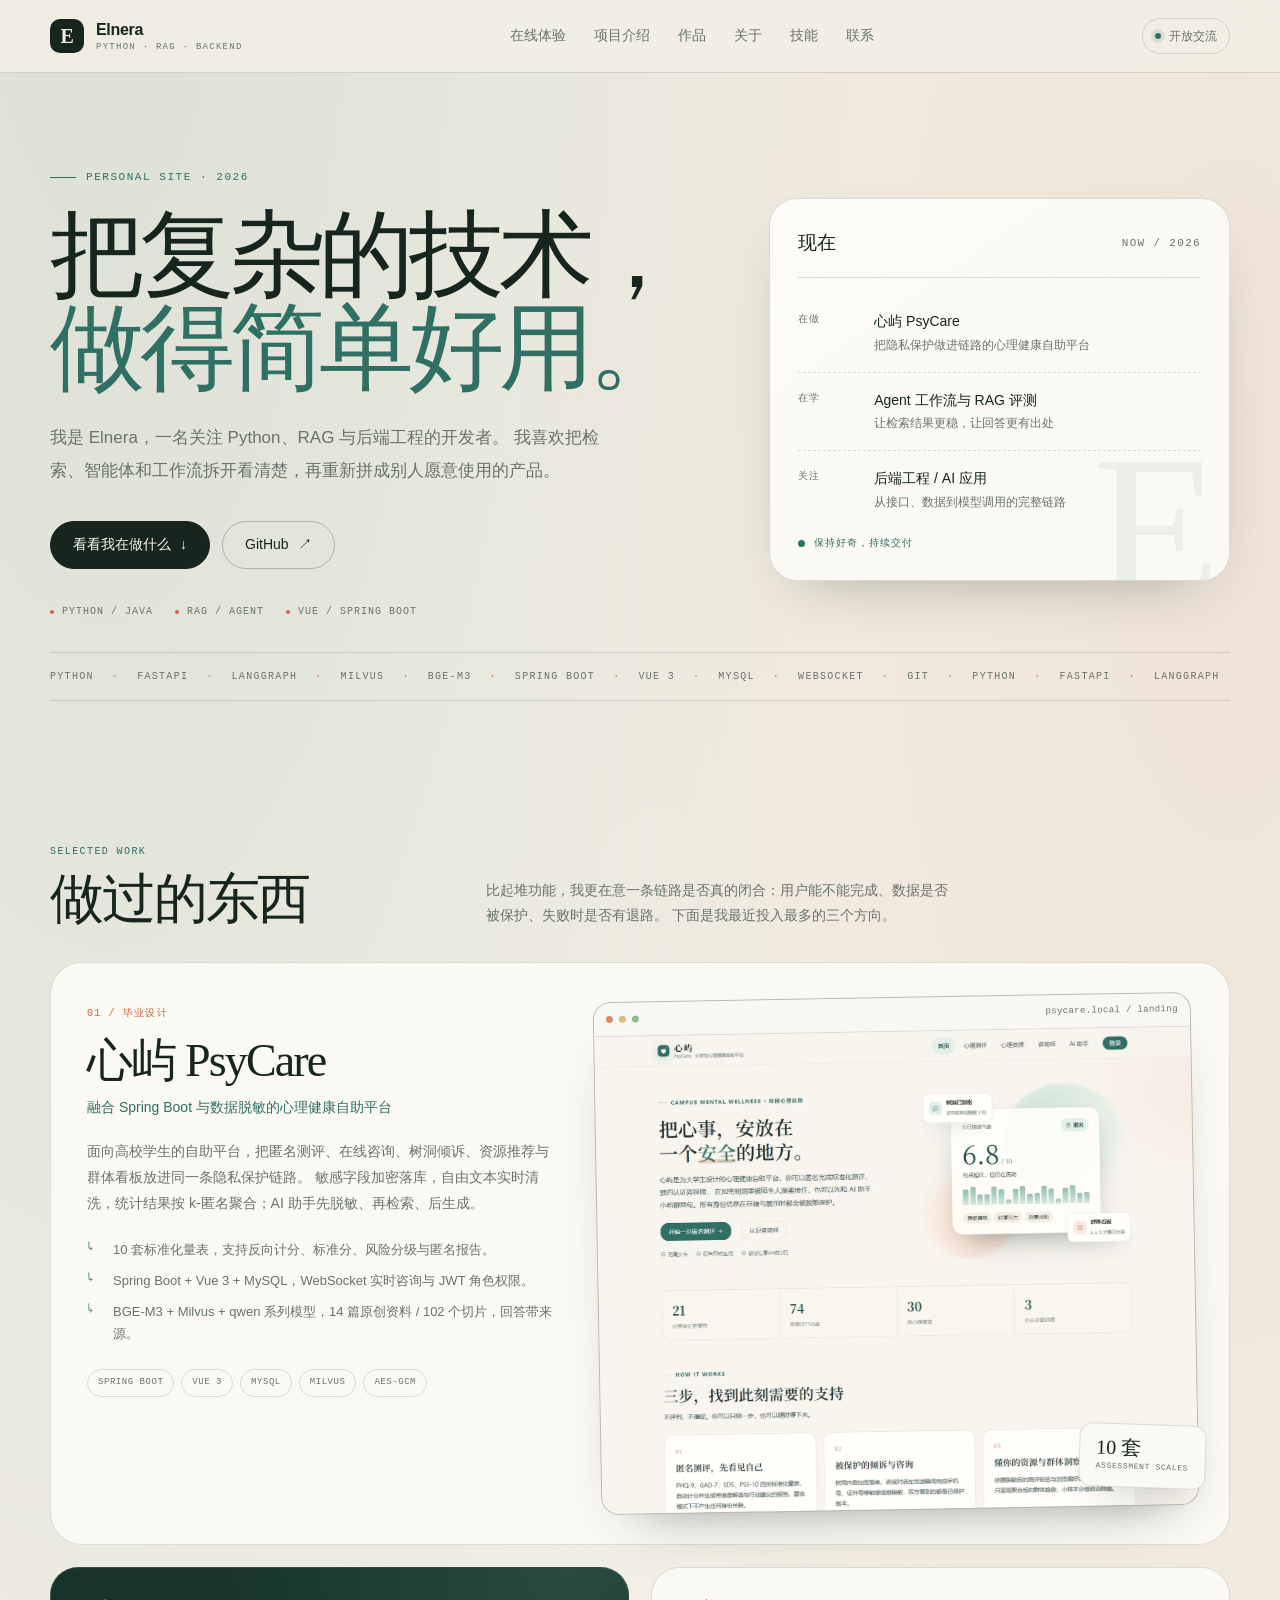
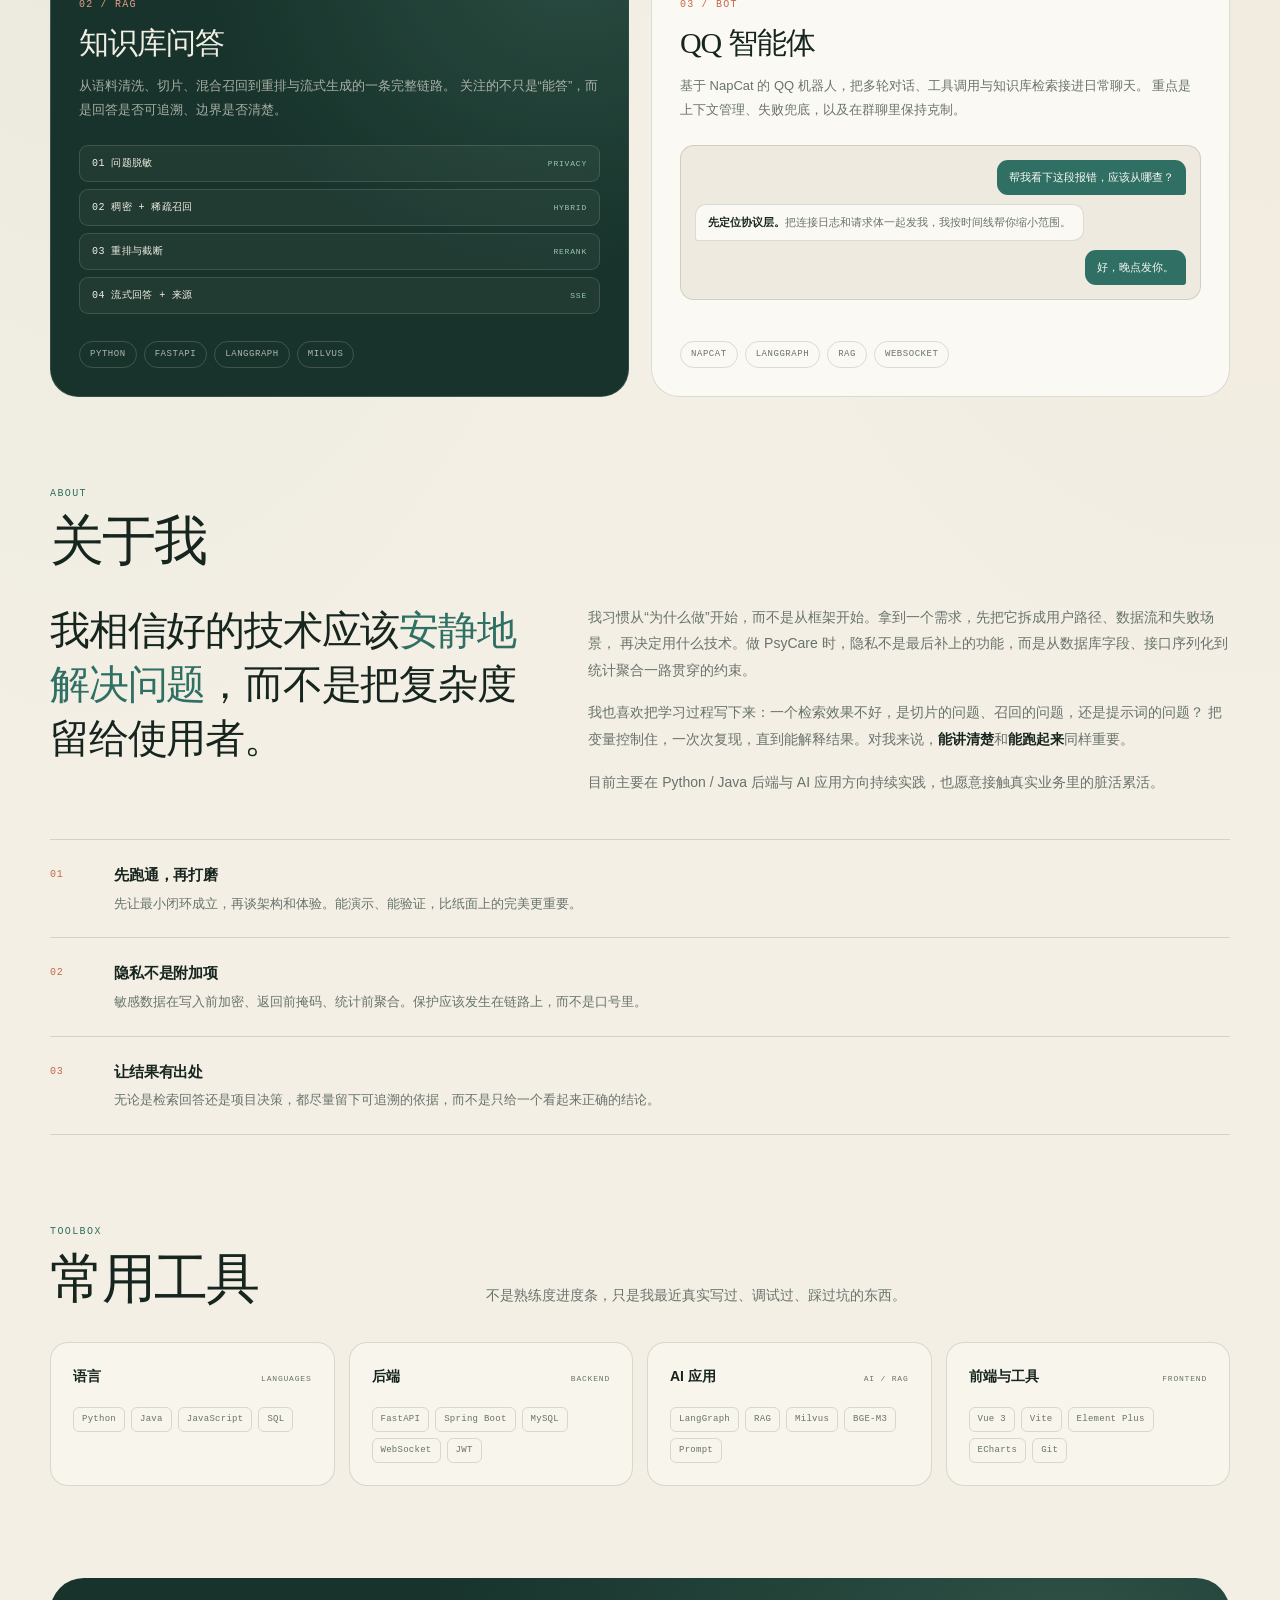
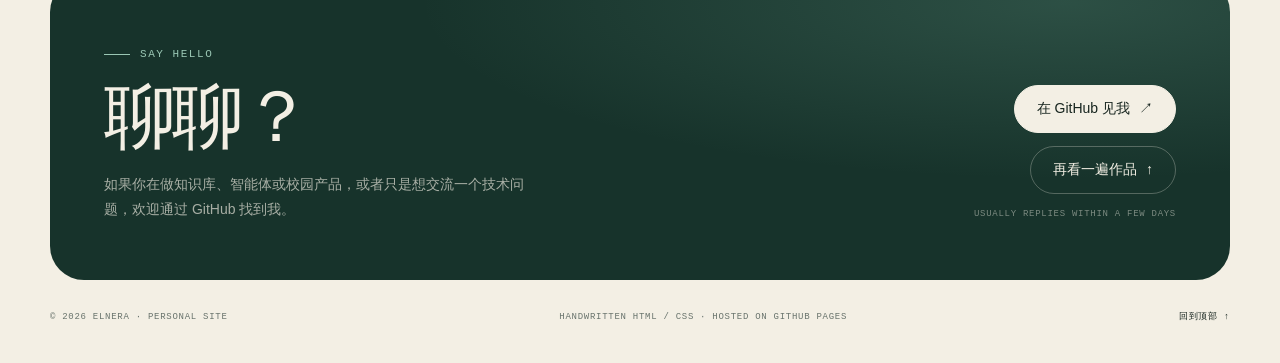
<file: me/index.html>
<!doctype html>
<html lang="zh-CN">
<head>
  <meta charset="utf-8">
  <meta name="viewport" content="width=device-width, initial-scale=1">
  <title>Elnera · Python 开发者与 RAG 实践者</title>
  <meta name="description" content="Elnera 的个人主页：Python、RAG、Agent 与后端工程。这里记录我正在做的项目、技术关注点和联系方式。">
  <meta name="theme-color" content="#f3efe4">
  <meta property="og:title" content="Elnera · Python 开发者与 RAG 实践者">
  <meta property="og:description" content="把复杂的技术，做得简单好用。">
  <meta property="og:type" content="website">
  <link rel="icon" href="data:image/svg+xml,%3Csvg xmlns='http://www.w3.org/2000/svg' viewBox='0 0 64 64'%3E%3Crect width='64' height='64' rx='16' fill='%2317251f'/%3E%3Ctext x='32' y='45' text-anchor='middle' font-size='38' font-family='Georgia,serif' fill='%23f3efe4'%3EE%3C/text%3E%3C/svg%3E">
  <script>document.documentElement.classList.add('js')</script>
  <style>
    :root {
      --paper: #f3efe4;
      --paper-deep: #e9e2d2;
      --card: #fbf9f3;
      --ink: #17251f;
      --muted: #68736c;
      --line: rgba(23, 37, 31, .14);
      --line-strong: rgba(23, 37, 31, .26);
      --teal: #2f6f64;
      --teal-deep: #17332b;
      --teal-soft: #dcebe4;
      --coral: #c7684a;
      --serif: "Songti SC", "Noto Serif SC", "Source Han Serif SC", STSong, SimSun, serif;
      --sans: "Inter", -apple-system, BlinkMacSystemFont, "Segoe UI", "PingFang SC", "Microsoft YaHei", sans-serif;
      --mono: "SFMono-Regular", Consolas, "Liberation Mono", Menlo, monospace;
      --radius: 24px;
      --max: 1180px;
    }

    * { box-sizing: border-box; }

    html {
      scroll-behavior: smooth;
      -webkit-text-size-adjust: 100%;
    }

    body {
      margin: 0;
      color: var(--ink);
      background:
        radial-gradient(ellipse at 8% -5%, rgba(47, 111, 100, .12), transparent 48%),
        radial-gradient(ellipse at 96% 14%, rgba(199, 104, 74, .09), transparent 42%),
        var(--paper);
      font-family: var(--sans);
      font-size: 16px;
      line-height: 1.7;
      -webkit-font-smoothing: antialiased;
    }

    ::selection { background: var(--teal); color: var(--card); }

    a { color: inherit; text-decoration: none; }
    img { display: block; max-width: 100%; }
    button { font: inherit; }

    .skip {
      position: fixed;
      left: 16px;
      top: -60px;
      z-index: 100;
      padding: 10px 16px;
      border-radius: 999px;
      background: var(--ink);
      color: var(--card);
      transition: top .2s ease;
    }
    .skip:focus { top: 16px; }

    .wrap {
      width: min(var(--max), calc(100% - 48px));
      margin: 0 auto;
    }

    .mono {
      font-family: var(--mono);
      font-size: 11px;
      letter-spacing: .12em;
      text-transform: uppercase;
    }

    .site-head {
      position: sticky;
      top: 0;
      z-index: 30;
      border-bottom: 1px solid var(--line);
      background: rgba(243, 239, 228, .82);
      backdrop-filter: blur(18px);
    }

    .head-inner {
      min-height: 72px;
      display: flex;
      align-items: center;
      justify-content: space-between;
      gap: 24px;
    }

    .brand {
      display: inline-flex;
      align-items: center;
      gap: 12px;
      font-weight: 650;
      letter-spacing: -.02em;
    }

    .brand-mark {
      width: 34px;
      height: 34px;
      display: grid;
      place-items: center;
      border-radius: 10px;
      background: var(--ink);
      color: var(--paper);
      font-family: var(--serif);
      font-size: 20px;
      line-height: 1;
    }

    .brand small {
      display: block;
      margin-top: -3px;
      color: var(--muted);
      font-family: var(--mono);
      font-size: 9px;
      font-weight: 400;
      letter-spacing: .14em;
      text-transform: uppercase;
    }

    .head-nav {
      display: flex;
      align-items: center;
      gap: 28px;
      font-size: 14px;
    }

    .head-nav a {
      position: relative;
      color: var(--muted);
      transition: color .2s ease;
    }
    .head-nav a::after {
      content: "";
      position: absolute;
      left: 0;
      bottom: -5px;
      width: 0;
      height: 1px;
      background: var(--teal);
      transition: width .25s ease;
    }
    .head-nav a:hover { color: var(--ink); }
    .head-nav a:hover::after { width: 100%; }

    .status {
      display: inline-flex;
      align-items: center;
      gap: 8px;
      padding: 7px 12px;
      border: 1px solid var(--line);
      border-radius: 999px;
      color: var(--muted);
      font-size: 12px;
      white-space: nowrap;
    }

    .status::before {
      content: "";
      width: 6px;
      height: 6px;
      border-radius: 50%;
      background: var(--teal);
      box-shadow: 0 0 0 4px rgba(47, 111, 100, .12);
    }

    .hero {
      padding: 86px 0 54px;
    }

    .hero-grid {
      display: grid;
      grid-template-columns: minmax(0, 1.18fr) minmax(300px, .82fr);
      gap: 56px;
      align-items: center;
    }

    .eyebrow {
      display: inline-flex;
      align-items: center;
      gap: 10px;
      margin-bottom: 22px;
      color: var(--teal);
      font-family: var(--mono);
      font-size: 11px;
      letter-spacing: .14em;
      text-transform: uppercase;
    }

    .eyebrow::before {
      content: "";
      width: 26px;
      height: 1px;
      background: currentColor;
    }

    h1, h2, h3, h4, p { margin: 0; }

    .hero h1 {
      max-width: 760px;
      font-family: var(--serif);
      font-size: clamp(52px, 7.4vw, 96px);
      font-weight: 500;
      line-height: .98;
      letter-spacing: -.055em;
    }

    .hero h1 em {
      color: var(--teal);
      font-style: normal;
    }

    .hero-lead {
      max-width: 560px;
      margin-top: 28px;
      color: var(--muted);
      font-size: 17px;
      line-height: 1.9;
    }

    .hero-actions {
      display: flex;
      flex-wrap: wrap;
      align-items: center;
      gap: 12px;
      margin-top: 34px;
    }

    .btn {
      display: inline-flex;
      align-items: center;
      justify-content: center;
      gap: 9px;
      min-height: 48px;
      padding: 0 22px;
      border: 1px solid var(--ink);
      border-radius: 999px;
      background: var(--ink);
      color: var(--card);
      font-size: 14px;
      transition: transform .2s ease, background .2s ease, color .2s ease;
    }

    .btn:hover { transform: translateY(-2px); }
    .btn--ghost {
      background: transparent;
      border-color: var(--line-strong);
      color: var(--ink);
    }
    .btn--ghost:hover { background: rgba(23, 37, 31, .05); }

    .hero-meta {
      display: flex;
      flex-wrap: wrap;
      gap: 8px 22px;
      margin-top: 34px;
      color: var(--muted);
      font-family: var(--mono);
      font-size: 10px;
      letter-spacing: .1em;
      text-transform: uppercase;
    }

    .hero-meta span { display: inline-flex; align-items: center; gap: 8px; }
    .hero-meta span::before {
      content: "";
      width: 4px;
      height: 4px;
      border-radius: 50%;
      background: var(--coral);
    }

    .now-card {
      position: relative;
      padding: 28px;
      border: 1px solid var(--line);
      border-radius: 28px;
      background:
        linear-gradient(145deg, rgba(255, 255, 255, .5), transparent 55%),
        var(--card);
      box-shadow: 0 24px 60px -36px rgba(23, 37, 31, .45);
      transform: rotate(1.2deg);
      overflow: hidden;
    }

    .now-card::after {
      content: "E";
      position: absolute;
      right: 8px;
      bottom: -54px;
      color: rgba(47, 111, 100, .07);
      font-family: var(--serif);
      font-size: 210px;
      line-height: 1;
      pointer-events: none;
    }

    .now-head {
      display: flex;
      align-items: center;
      justify-content: space-between;
      gap: 16px;
      padding-bottom: 18px;
      border-bottom: 1px solid var(--line);
      color: var(--muted);
    }

    .now-head strong {
      color: var(--ink);
      font-family: var(--serif);
      font-size: 19px;
      font-weight: 500;
      letter-spacing: -.02em;
    }

    .now-rows { position: relative; z-index: 1; }

    .now-row {
      display: grid;
      grid-template-columns: 62px 1fr;
      gap: 14px;
      padding: 17px 0;
      border-bottom: 1px dashed var(--line);
    }
    .now-row:last-child { border-bottom: 0; padding-bottom: 2px; }

    .now-row dt {
      color: var(--muted);
      font-family: var(--mono);
      font-size: 10px;
      letter-spacing: .1em;
      text-transform: uppercase;
    }

    .now-row dd {
      margin: 0;
      font-size: 14px;
      line-height: 1.55;
    }

    .now-row dd small {
      display: block;
      margin-top: 3px;
      color: var(--muted);
      font-size: 12px;
    }

    .now-foot {
      display: flex;
      align-items: center;
      gap: 9px;
      margin-top: 22px;
      color: var(--teal);
      font-family: var(--mono);
      font-size: 10px;
      letter-spacing: .1em;
      text-transform: uppercase;
    }

    .now-foot::before {
      content: "";
      width: 7px;
      height: 7px;
      border-radius: 50%;
      background: var(--teal);
      animation: breathe 2.6s ease-in-out infinite;
    }

    @keyframes breathe {
      0%, 100% { box-shadow: 0 0 0 0 rgba(47, 111, 100, .22); }
      50% { box-shadow: 0 0 0 6px rgba(47, 111, 100, 0); }
    }

    .stack-band {
      margin-top: 32px;
      border-top: 1px solid var(--line);
      border-bottom: 1px solid var(--line);
      overflow: hidden;
      color: var(--muted);
      font-family: var(--mono);
      font-size: 10px;
      letter-spacing: .13em;
      text-transform: uppercase;
    }

    .stack-track {
      display: flex;
      width: max-content;
      animation: marquee 32s linear infinite;
    }

    .stack-track span {
      display: inline-flex;
      align-items: center;
      gap: 18px;
      padding: 15px 0;
      white-space: nowrap;
    }
    .stack-track span::after {
      content: "·";
      color: var(--coral);
    }

    .stack-track span + span { margin-left: 18px; }

    @keyframes marquee {
      to { transform: translateX(-50%); }
    }

    .section { padding: 92px 0 0; }

    .section-head {
      display: grid;
      grid-template-columns: minmax(0, .7fr) minmax(0, 1.3fr);
      gap: 36px;
      align-items: end;
      margin-bottom: 34px;
    }

    .section-title {
      font-family: var(--serif);
      font-size: clamp(34px, 4.2vw, 54px);
      font-weight: 500;
      line-height: 1.08;
      letter-spacing: -.04em;
    }

    .section-title small {
      display: block;
      margin-bottom: 12px;
      color: var(--teal);
      font-family: var(--mono);
      font-size: 10px;
      font-weight: 400;
      letter-spacing: .14em;
      text-transform: uppercase;
    }

    .section-note {
      max-width: 470px;
      color: var(--muted);
      font-size: 14px;
      line-height: 1.8;
    }

    .project-feature {
      display: grid;
      grid-template-columns: minmax(0, .88fr) minmax(0, 1.12fr);
      gap: 42px;
      padding: 34px;
      border: 1px solid var(--line);
      border-radius: 32px;
      background: var(--card);
    }

    .project-copy {
      display: flex;
      flex-direction: column;
      align-items: flex-start;
      padding: 8px 2px;
    }

    .project-index {
      color: var(--coral);
      font-family: var(--mono);
      font-size: 10px;
      letter-spacing: .12em;
      text-transform: uppercase;
    }

    .project-copy h3 {
      margin-top: 14px;
      font-family: var(--serif);
      font-size: clamp(30px, 3.6vw, 46px);
      font-weight: 500;
      line-height: 1.1;
      letter-spacing: -.04em;
    }

    .project-sub {
      margin-top: 9px;
      color: var(--teal);
      font-size: 14px;
    }

    .project-story {
      margin-top: 20px;
      color: var(--muted);
      font-size: 14px;
      line-height: 1.85;
    }

    .project-points {
      display: grid;
      gap: 9px;
      margin: 22px 0 0;
      padding: 0;
      list-style: none;
      font-size: 13px;
    }

    .project-points li {
      display: grid;
      grid-template-columns: 18px 1fr;
      gap: 8px;
      color: var(--muted);
      line-height: 1.7;
    }

    .project-points li::before {
      content: "↳";
      color: var(--teal);
      font-family: var(--mono);
      font-size: 12px;
    }

    .tags {
      display: flex;
      flex-wrap: wrap;
      gap: 7px;
      margin-top: 24px;
    }

    .tag {
      padding: 5px 10px;
      border: 1px solid var(--line);
      border-radius: 999px;
      color: var(--muted);
      font-family: var(--mono);
      font-size: 9px;
      letter-spacing: .06em;
      text-transform: uppercase;
    }

    .project-visual {
      position: relative;
      align-self: center;
    }

    .browser {
      overflow: hidden;
      border: 1px solid var(--line-strong);
      border-radius: 18px;
      background: var(--paper);
      box-shadow: 0 28px 60px -38px rgba(23, 37, 31, .55);
      transform: rotate(-1deg);
      transition: transform .4s ease;
    }
    .project-feature:hover .browser { transform: rotate(0) translateY(-4px); }

    .browser-bar {
      display: flex;
      align-items: center;
      gap: 6px;
      height: 34px;
      padding: 0 12px;
      border-bottom: 1px solid var(--line);
      background: rgba(255, 255, 255, .55);
    }

    .browser-bar i {
      width: 7px;
      height: 7px;
      border-radius: 50%;
      background: var(--line-strong);
    }
    .browser-bar i:nth-child(1) { background: #d98b72; }
    .browser-bar i:nth-child(2) { background: #d9bd72; }
    .browser-bar i:nth-child(3) { background: #8fba9d; }

    .browser-bar span {
      margin-left: auto;
      color: var(--muted);
      font-family: var(--mono);
      font-size: 9px;
      letter-spacing: .04em;
    }

    .browser img {
      width: 100%;
      height: auto;
      aspect-ratio: 4 / 3.2;
      object-fit: cover;
      object-position: top center;
    }

    .shot-badge {
      position: absolute;
      right: -10px;
      bottom: 22px;
      display: grid;
      gap: 2px;
      padding: 13px 16px;
      border: 1px solid var(--line);
      border-radius: 13px;
      background: var(--card);
      box-shadow: 0 18px 40px -24px rgba(23, 37, 31, .5);
      transform: rotate(2deg);
    }
    .shot-badge strong {
      font-family: var(--serif);
      font-size: 20px;
      font-weight: 500;
      line-height: 1;
    }
    .shot-badge span {
      color: var(--muted);
      font-family: var(--mono);
      font-size: 8px;
      letter-spacing: .08em;
      text-transform: uppercase;
    }

    .project-grid {
      display: grid;
      grid-template-columns: repeat(2, minmax(0, 1fr));
      gap: 22px;
      margin-top: 22px;
    }

    .project-card {
      display: flex;
      flex-direction: column;
      min-height: 430px;
      padding: 28px;
      border: 1px solid var(--line);
      border-radius: 28px;
      background: var(--card);
      overflow: hidden;
    }

    .project-card h3 {
      margin-top: 13px;
      font-family: var(--serif);
      font-size: 30px;
      font-weight: 500;
      line-height: 1.15;
      letter-spacing: -.035em;
    }

    .project-card p {
      margin-top: 14px;
      color: var(--muted);
      font-size: 13px;
      line-height: 1.8;
    }

    .project-card .tags { margin-top: auto; padding-top: 22px; }

    .card-dark {
      border-color: rgba(255, 255, 255, .12);
      background:
        radial-gradient(ellipse at 90% 0%, rgba(122, 181, 159, .18), transparent 50%),
        var(--teal-deep);
      color: var(--paper);
    }
    .card-dark p { color: rgba(243, 239, 228, .66); }
    .card-dark .tag { border-color: rgba(243, 239, 228, .18); color: rgba(243, 239, 228, .7); }
    .card-dark .project-index { color: #e0a087; }

    .pipeline {
      display: grid;
      gap: 7px;
      margin-top: 24px;
    }

    .pipe-node {
      display: flex;
      align-items: center;
      justify-content: space-between;
      gap: 16px;
      padding: 9px 12px;
      border: 1px solid rgba(243, 239, 228, .14);
      border-radius: 9px;
      background: rgba(243, 239, 228, .045);
      font-family: var(--mono);
      font-size: 10px;
      letter-spacing: .04em;
    }
    .pipe-node em {
      color: #9ac7b4;
      font-style: normal;
      font-size: 8px;
      letter-spacing: .1em;
      text-transform: uppercase;
    }

    .chat-mock {
      display: grid;
      gap: 9px;
      margin-top: 24px;
      padding: 14px;
      border: 1px solid var(--line);
      border-radius: 14px;
      background: #eeeadf;
    }

    .bubble {
      max-width: 92%;
      padding: 9px 12px;
      border-radius: 11px;
      font-size: 11px;
      line-height: 1.55;
    }
    .bubble--me {
      justify-self: end;
      border-bottom-right-radius: 3px;
      background: var(--teal);
      color: var(--card);
    }
    .bubble--bot {
      justify-self: start;
      border: 1px solid var(--line);
      border-bottom-left-radius: 3px;
      background: var(--card);
      color: var(--muted);
    }
    .bubble--bot b { color: var(--ink); font-weight: 600; }

    .about-grid {
      display: grid;
      grid-template-columns: minmax(0, .85fr) minmax(0, 1.15fr);
      gap: 64px;
      align-items: start;
    }

    .about-lead {
      font-family: var(--serif);
      font-size: clamp(27px, 3.2vw, 40px);
      font-weight: 500;
      line-height: 1.35;
      letter-spacing: -.03em;
    }
    .about-lead em { color: var(--teal); font-style: normal; }

    .about-copy {
      display: grid;
      gap: 16px;
      color: var(--muted);
      font-size: 14px;
      line-height: 1.9;
    }
    .about-copy strong { color: var(--ink); font-weight: 600; }

    .principles {
      display: grid;
      gap: 0;
      margin: 44px 0 0;
      padding: 0;
      list-style: none;
      border-top: 1px solid var(--line);
    }

    .principle {
      display: grid;
      grid-template-columns: 46px 1fr;
      gap: 18px;
      padding: 22px 0;
      border-bottom: 1px solid var(--line);
    }

    .principle > span {
      color: var(--coral);
      font-family: var(--mono);
      font-size: 10px;
      letter-spacing: .08em;
      padding-top: 4px;
    }

    .principle h3 {
      font-size: 15px;
      font-weight: 600;
      letter-spacing: -.01em;
    }
    .principle p {
      margin-top: 5px;
      color: var(--muted);
      font-size: 13px;
      line-height: 1.75;
    }

    .skills-grid {
      display: grid;
      grid-template-columns: repeat(4, minmax(0, 1fr));
      gap: 14px;
    }

    .skill-card {
      padding: 22px;
      border: 1px solid var(--line);
      border-radius: 18px;
      background: rgba(251, 249, 243, .55);
    }

    .skill-card h3 {
      display: flex;
      align-items: baseline;
      justify-content: space-between;
      gap: 10px;
      font-size: 14px;
      font-weight: 600;
    }
    .skill-card h3 span {
      color: var(--muted);
      font-family: var(--mono);
      font-size: 8px;
      font-weight: 400;
      letter-spacing: .1em;
      text-transform: uppercase;
    }

    .skill-list {
      display: flex;
      flex-wrap: wrap;
      gap: 6px;
      margin-top: 18px;
    }
    .skill-list span {
      padding: 4px 8px;
      border: 1px solid var(--line);
      border-radius: 6px;
      color: var(--muted);
      font-family: var(--mono);
      font-size: 9px;
      letter-spacing: .03em;
    }

    .contact {
      margin-top: 92px;
      padding: 58px 54px;
      border-radius: 34px;
      background:
        radial-gradient(ellipse at 86% 8%, rgba(122, 181, 159, .22), transparent 45%),
        var(--teal-deep);
      color: var(--paper);
    }

    .contact-inner {
      display: flex;
      align-items: flex-end;
      justify-content: space-between;
      gap: 40px;
    }

    .contact .eyebrow { color: #9ac7b4; margin-bottom: 18px; }
    .contact h2 {
      font-family: var(--serif);
      font-size: clamp(40px, 5.6vw, 72px);
      font-weight: 500;
      line-height: 1;
      letter-spacing: -.05em;
    }
    .contact p {
      max-width: 440px;
      margin-top: 18px;
      color: rgba(243, 239, 228, .66);
      font-size: 14px;
      line-height: 1.8;
    }

    .contact-actions {
      display: flex;
      flex-direction: column;
      align-items: flex-end;
      gap: 13px;
      flex-shrink: 0;
    }

    .btn--light {
      border-color: var(--paper);
      background: var(--paper);
      color: var(--ink);
    }
    .btn--outline-light {
      border-color: rgba(243, 239, 228, .28);
      background: transparent;
      color: var(--paper);
    }
    .btn--outline-light:hover { background: rgba(243, 239, 228, .08); }

    .contact-note {
      color: rgba(243, 239, 228, .46);
      font-family: var(--mono);
      font-size: 9px;
      letter-spacing: .08em;
      text-transform: uppercase;
    }

    .site-foot {
      display: flex;
      align-items: center;
      justify-content: space-between;
      gap: 20px;
      padding: 30px 0 38px;
      color: var(--muted);
      font-family: var(--mono);
      font-size: 9px;
      letter-spacing: .08em;
      text-transform: uppercase;
    }
    .site-foot a { color: var(--ink); }
    .site-foot a:hover { color: var(--teal); }

    .reveal {
      transition: opacity .7s ease, transform .7s cubic-bezier(.2, .7, .2, 1);
    }
    .js .reveal { opacity: 0; transform: translateY(18px); }
    .js .reveal.is-visible { opacity: 1; transform: none; }

    @media (max-width: 980px) {
      .hero-grid { grid-template-columns: 1fr; gap: 46px; }
      .now-card { max-width: 520px; transform: none; }
      .section-head { grid-template-columns: 1fr; gap: 14px; align-items: start; }
      .project-feature { grid-template-columns: 1fr; gap: 30px; }
      .project-visual { order: -1; }
      .about-grid { grid-template-columns: 1fr; gap: 28px; }
      .skills-grid { grid-template-columns: repeat(2, minmax(0, 1fr)); }
      .contact-inner { flex-direction: column; align-items: flex-start; }
      .contact-actions { align-items: flex-start; }
    }

    @media (max-width: 720px) {
      .wrap { width: calc(100% - 34px); }
      .head-inner { min-height: 64px; }
      .brand small { display: none; }
      .head-nav { gap: 15px; font-size: 13px; }
      .status { display: none; }
      .hero { padding-top: 58px; }
      .hero h1 { font-size: clamp(38px, 12.5vw, 62px); }
      .hero-lead { margin-top: 22px; font-size: 15px; }
      .hero-actions .btn { flex: 1; min-width: 135px; }
      .section { padding-top: 72px; }
      .project-feature { padding: 18px; border-radius: 24px; }
      .project-copy { padding: 2px 4px 6px; }
      .project-grid { grid-template-columns: 1fr; }
      .project-card { min-height: 0; padding: 24px; }
      .shot-badge { right: 4px; bottom: 10px; padding: 10px 12px; }
      .shot-badge strong { font-size: 16px; }
      .about-grid { gap: 22px; }
      .principle { grid-template-columns: 32px 1fr; gap: 10px; }
      .skills-grid { grid-template-columns: 1fr; }
      .contact { margin-top: 72px; padding: 36px 24px; border-radius: 26px; }
      .contact-actions { width: 100%; }
      .contact-actions .btn { width: 100%; }
      .site-foot { flex-direction: column; align-items: flex-start; gap: 8px; padding-bottom: 32px; }
    }

    @media (max-width: 560px) {
      .head-inner { flex-wrap: wrap; padding: 8px 0; row-gap: 4px; }
      .head-nav {
        order: 3;
        width: 100%;
        margin-left: 0;
        gap: 16px;
        padding-bottom: 2px;
        overflow-x: auto;
        scrollbar-width: none;
      }
      .head-nav::-webkit-scrollbar { display: none; }
      .head-nav a { white-space: nowrap; }
      .hero-actions { flex-direction: column; align-items: stretch; }
      .hero-actions .btn { width: 100%; }
    }

    @media (prefers-reduced-motion: reduce) {
      html { scroll-behavior: auto; }
      *, *::before, *::after { animation-duration: .001ms !important; animation-iteration-count: 1 !important; transition-duration: .001ms !important; }
      .js .reveal { opacity: 1; transform: none; }
    }

    :focus-visible {
      outline: 2px solid var(--teal);
      outline-offset: 3px;
      border-radius: 4px;
    }
  </style>
</head>
<body>
  <a class="skip" href="#main">跳到主要内容</a>

  <header class="site-head">
    <div class="wrap head-inner">
      <a class="brand" href="#top" aria-label="回到顶部">
        <span class="brand-mark">E</span>
        <span>
          Elnera
          <small>Python · RAG · Backend</small>
        </span>
      </a>
      <nav class="head-nav" aria-label="主导航">
        <a href="../">在线体验</a>
        <a href="../about/">项目介绍</a>
        <a href="#work">作品</a>
        <a href="#about">关于</a>
        <a href="#skills">技能</a>
        <a href="#contact">联系</a>
      </nav>
      <span class="status">开放交流</span>
    </div>
  </header>

  <main id="main">
    <section class="hero wrap" id="top">
      <div class="hero-grid">
        <div>
          <span class="eyebrow">Personal site · 2026</span>
          <h1>把复杂的技术，<br><em>做得简单好用。</em></h1>
          <p class="hero-lead">
            我是 Elnera，一名关注 Python、RAG 与后端工程的开发者。
            我喜欢把检索、智能体和工作流拆开看清楚，再重新拼成别人愿意使用的产品。
          </p>
          <div class="hero-actions">
            <a class="btn" href="#work">看看我在做什么 <span aria-hidden="true">↓</span></a>
            <a class="btn btn--ghost" href="https://github.com/2755715424-byte" target="_blank" rel="noreferrer">GitHub <span aria-hidden="true">↗</span></a>
          </div>
          <div class="hero-meta" aria-label="关键词">
            <span>Python / Java</span>
            <span>RAG / Agent</span>
            <span>Vue / Spring Boot</span>
          </div>
        </div>

        <aside class="now-card reveal" aria-label="近况">
          <div class="now-head">
            <strong>现在</strong>
            <span class="mono">Now / 2026</span>
          </div>
          <dl class="now-rows">
            <div class="now-row">
              <dt>在做</dt>
              <dd>心屿 PsyCare<small>把隐私保护做进链路的心理健康自助平台</small></dd>
            </div>
            <div class="now-row">
              <dt>在学</dt>
              <dd>Agent 工作流与 RAG 评测<small>让检索结果更稳，让回答更有出处</small></dd>
            </div>
            <div class="now-row">
              <dt>关注</dt>
              <dd>后端工程 / AI 应用<small>从接口、数据到模型调用的完整链路</small></dd>
            </div>
          </dl>
          <div class="now-foot">保持好奇，持续交付</div>
        </aside>
      </div>

      <div class="stack-band" aria-label="常用技术">
        <div class="stack-track">
          <span>Python</span><span>FastAPI</span><span>LangGraph</span><span>Milvus</span><span>BGE-M3</span><span>Spring Boot</span><span>Vue 3</span><span>MySQL</span><span>WebSocket</span><span>Git</span>
          <span aria-hidden="true">Python</span><span aria-hidden="true">FastAPI</span><span aria-hidden="true">LangGraph</span><span aria-hidden="true">Milvus</span><span aria-hidden="true">BGE-M3</span><span aria-hidden="true">Spring Boot</span><span aria-hidden="true">Vue 3</span><span aria-hidden="true">MySQL</span><span aria-hidden="true">WebSocket</span><span aria-hidden="true">Git</span>
        </div>
      </div>
    </section>

    <section class="section wrap" id="work">
      <div class="section-head">
        <h2 class="section-title"><small>Selected work</small>做过的东西</h2>
        <p class="section-note">
          比起堆功能，我更在意一条链路是否真的闭合：用户能不能完成、数据是否被保护、失败时是否有退路。
          下面是我最近投入最多的三个方向。
        </p>
      </div>

      <article class="project-feature reveal">
        <div class="project-copy">
          <span class="project-index">01 / 毕业设计</span>
          <h3>心屿 PsyCare</h3>
          <p class="project-sub">融合 Spring Boot 与数据脱敏的心理健康自助平台</p>
          <p class="project-story">
            面向高校学生的自助平台，把匿名测评、在线咨询、树洞倾诉、资源推荐与群体看板放进同一条隐私保护链路。
            敏感字段加密落库，自由文本实时清洗，统计结果按 k-匿名聚合；AI 助手先脱敏、再检索、后生成。
          </p>
          <ul class="project-points">
            <li>10 套标准化量表，支持反向计分、标准分、风险分级与匿名报告。</li>
            <li>Spring Boot + Vue 3 + MySQL，WebSocket 实时咨询与 JWT 角色权限。</li>
            <li>BGE-M3 + Milvus + qwen 系列模型，14 篇原创资料 / 102 个切片，回答带来源。</li>
          </ul>
          <div class="tags" aria-label="技术标签">
            <span class="tag">Spring Boot</span>
            <span class="tag">Vue 3</span>
            <span class="tag">MySQL</span>
            <span class="tag">Milvus</span>
            <span class="tag">AES-GCM</span>
          </div>
        </div>
        <div class="project-visual">
          <div class="browser">
            <div class="browser-bar" aria-hidden="true">
              <i></i><i></i><i></i>
              <span>psycare.local / landing</span>
            </div>
            <img src="../assets/psycare-home.webp" width="1400" height="1652" alt="心屿 PsyCare 首页截图" loading="lazy">
          </div>
          <div class="shot-badge" aria-hidden="true">
            <strong>10 套</strong>
            <span>assessment scales</span>
          </div>
        </div>
      </article>

      <div class="project-grid">
        <article class="project-card card-dark reveal">
          <span class="project-index">02 / RAG</span>
          <h3>知识库问答</h3>
          <p>
            从语料清洗、切片、混合召回到重排与流式生成的一条完整链路。
            关注的不只是“能答”，而是回答是否可追溯、边界是否清楚。
          </p>
          <div class="pipeline" aria-label="RAG 流程">
            <div class="pipe-node"><span>01 问题脱敏</span><em>privacy</em></div>
            <div class="pipe-node"><span>02 稠密 + 稀疏召回</span><em>hybrid</em></div>
            <div class="pipe-node"><span>03 重排与截断</span><em>rerank</em></div>
            <div class="pipe-node"><span>04 流式回答 + 来源</span><em>SSE</em></div>
          </div>
          <div class="tags">
            <span class="tag">Python</span>
            <span class="tag">FastAPI</span>
            <span class="tag">LangGraph</span>
            <span class="tag">Milvus</span>
          </div>
        </article>

        <article class="project-card reveal">
          <span class="project-index">03 / Bot</span>
          <h3>QQ 智能体</h3>
          <p>
            基于 NapCat 的 QQ 机器人，把多轮对话、工具调用与知识库检索接进日常聊天。
            重点是上下文管理、失败兜底，以及在群聊里保持克制。
          </p>
          <div class="chat-mock" aria-hidden="true">
            <div class="bubble bubble--me">帮我看下这段报错，应该从哪查？</div>
            <div class="bubble bubble--bot">
              <b>先定位协议层。</b>把连接日志和请求体一起发我，我按时间线帮你缩小范围。
            </div>
            <div class="bubble bubble--me">好，晚点发你。</div>
          </div>
          <div class="tags">
            <span class="tag">NapCat</span>
            <span class="tag">LangGraph</span>
            <span class="tag">RAG</span>
            <span class="tag">WebSocket</span>
          </div>
        </article>
      </div>
    </section>

    <section class="section wrap" id="about">
      <div class="section-head">
        <h2 class="section-title"><small>About</small>关于我</h2>
      </div>
      <div class="about-grid">
        <p class="about-lead reveal">
          我相信好的技术应该<em>安静地解决问题</em>，而不是把复杂度留给使用者。
        </p>
        <div class="about-copy reveal">
          <p>
            我习惯从“为什么做”开始，而不是从框架开始。拿到一个需求，先把它拆成用户路径、数据流和失败场景，
            再决定用什么技术。做 PsyCare 时，隐私不是最后补上的功能，而是从数据库字段、接口序列化到统计聚合一路贯穿的约束。
          </p>
          <p>
            我也喜欢把学习过程写下来：一个检索效果不好，是切片的问题、召回的问题，还是提示词的问题？
            把变量控制住，一次次复现，直到能解释结果。对我来说，<strong>能讲清楚</strong>和<strong>能跑起来</strong>同样重要。
          </p>
          <p>
            目前主要在 Python / Java 后端与 AI 应用方向持续实践，也愿意接触真实业务里的脏活累活。
          </p>
        </div>
      </div>

      <ol class="principles">
        <li class="principle reveal">
          <span>01</span>
          <div>
            <h3>先跑通，再打磨</h3>
            <p>先让最小闭环成立，再谈架构和体验。能演示、能验证，比纸面上的完美更重要。</p>
          </div>
        </li>
        <li class="principle reveal">
          <span>02</span>
          <div>
            <h3>隐私不是附加项</h3>
            <p>敏感数据在写入前加密、返回前掩码、统计前聚合。保护应该发生在链路上，而不是口号里。</p>
          </div>
        </li>
        <li class="principle reveal">
          <span>03</span>
          <div>
            <h3>让结果有出处</h3>
            <p>无论是检索回答还是项目决策，都尽量留下可追溯的依据，而不是只给一个看起来正确的结论。</p>
          </div>
        </li>
      </ol>
    </section>

    <section class="section wrap" id="skills">
      <div class="section-head">
        <h2 class="section-title"><small>Toolbox</small>常用工具</h2>
        <p class="section-note">
          不是熟练度进度条，只是我最近真实写过、调试过、踩过坑的东西。
        </p>
      </div>

      <div class="skills-grid">
        <div class="skill-card reveal">
          <h3>语言 <span>Languages</span></h3>
          <div class="skill-list">
            <span>Python</span><span>Java</span><span>JavaScript</span><span>SQL</span>
          </div>
        </div>
        <div class="skill-card reveal">
          <h3>后端 <span>Backend</span></h3>
          <div class="skill-list">
            <span>FastAPI</span><span>Spring Boot</span><span>MySQL</span><span>WebSocket</span><span>JWT</span>
          </div>
        </div>
        <div class="skill-card reveal">
          <h3>AI 应用 <span>AI / RAG</span></h3>
          <div class="skill-list">
            <span>LangGraph</span><span>RAG</span><span>Milvus</span><span>BGE-M3</span><span>Prompt</span>
          </div>
        </div>
        <div class="skill-card reveal">
          <h3>前端与工具 <span>Frontend</span></h3>
          <div class="skill-list">
            <span>Vue 3</span><span>Vite</span><span>Element Plus</span><span>ECharts</span><span>Git</span>
          </div>
        </div>
      </div>
    </section>

    <section class="contact wrap reveal" id="contact">
      <div class="contact-inner">
        <div>
          <span class="eyebrow">Say hello</span>
          <h2>聊聊？</h2>
          <p>
            如果你在做知识库、智能体或校园产品，或者只是想交流一个技术问题，欢迎通过 GitHub 找到我。
          </p>
        </div>
        <div class="contact-actions">
          <a class="btn btn--light" href="https://github.com/2755715424-byte" target="_blank" rel="noreferrer">在 GitHub 见我 <span aria-hidden="true">↗</span></a>
          <a class="btn btn--outline-light" href="#work">再看一遍作品 <span aria-hidden="true">↑</span></a>
          <span class="contact-note">Usually replies within a few days</span>
        </div>
      </div>
    </section>
  </main>

  <footer class="wrap site-foot">
    <span>© <span id="year">2026</span> Elnera · Personal site</span>
    <span>Handwritten HTML / CSS · Hosted on GitHub Pages</span>
    <a href="#top">回到顶部 ↑</a>
  </footer>

  <script>
    (function () {
      var year = document.getElementById('year')
      if (year) year.textContent = String(new Date().getFullYear())

      var items = document.querySelectorAll('.reveal')
      if (!('IntersectionObserver' in window) || window.matchMedia('(prefers-reduced-motion: reduce)').matches) {
        items.forEach(function (el) { el.classList.add('is-visible') })
        return
      }

      var observer = new IntersectionObserver(function (entries) {
        entries.forEach(function (entry) {
          if (entry.isIntersecting) {
            entry.target.classList.add('is-visible')
            observer.unobserve(entry.target)
          }
        })
      }, { threshold: 0.12, rootMargin: '0px 0px -40px 0px' })

      items.forEach(function (el) { observer.observe(el) })
    })()
  </script>
</body>
</html>
</file>
<file: app-assets/index-CG6CXD5M.css>
:root{--el-color-white:#fff;--el-color-black:#000;--el-color-primary-rgb:64, 158, 255;--el-color-success-rgb:103, 194, 58;--el-color-warning-rgb:230, 162, 60;--el-color-danger-rgb:245, 108, 108;--el-color-error-rgb:245, 108, 108;--el-color-info-rgb:144, 147, 153;--el-font-size-extra-large:20px;--el-font-size-large:18px;--el-font-size-medium:16px;--el-font-size-base:14px;--el-font-size-small:13px;--el-font-size-extra-small:12px;--el-font-family:"Helvetica Neue", Helvetica, "PingFang SC", "Hiragino Sans GB", "Microsoft YaHei", "微软雅黑", Arial, sans-serif;--el-font-weight-primary:500;--el-font-line-height-primary:24px;--el-index-normal:1;--el-index-top:1000;--el-index-popper:2000;--el-border-radius-base:4px;--el-border-radius-small:2px;--el-border-radius-round:20px;--el-border-radius-circle:100%;--el-transition-duration:.3s;--el-transition-duration-fast:.2s;--el-transition-function-ease-in-out-bezier:cubic-bezier(.645, .045, .355, 1);--el-transition-function-fast-bezier:cubic-bezier(.23, 1, .32, 1);--el-transition-all:all var(--el-transition-duration) var(--el-transition-function-ease-in-out-bezier);--el-transition-fade:opacity var(--el-transition-duration) var(--el-transition-function-fast-bezier);--el-transition-md-fade:transform var(--el-transition-duration) var(--el-transition-function-fast-bezier), opacity var(--el-transition-duration) var(--el-transition-function-fast-bezier);--el-transition-fade-linear:opacity var(--el-transition-duration-fast) linear;--el-transition-border:border-color var(--el-transition-duration-fast) var(--el-transition-function-ease-in-out-bezier);--el-transition-box-shadow:box-shadow var(--el-transition-duration-fast) var(--el-transition-function-ease-in-out-bezier);--el-transition-color:color var(--el-transition-duration-fast) var(--el-transition-function-ease-in-out-bezier);--el-component-size-large:40px;--el-component-size:32px;--el-component-size-small:24px;--lightningcss-light:initial;--lightningcss-dark: ;color-scheme:light;--el-color-primary:#409eff;--el-color-primary-light-3:#79bbff;--el-color-primary-light-5:#a0cfff;--el-color-primary-light-7:#c6e2ff;--el-color-primary-light-8:#d9ecff;--el-color-primary-light-9:#ecf5ff;--el-color-primary-dark-2:#337ecc;--el-color-success:#67c23a;--el-color-success-light-3:#95d475;--el-color-success-light-5:#b3e19d;--el-color-success-light-7:#d1edc4;--el-color-success-light-8:#e1f3d8;--el-color-success-light-9:#f0f9eb;--el-color-success-dark-2:#529b2e;--el-color-warning:#e6a23c;--el-color-warning-light-3:#eebe77;--el-color-warning-light-5:#f3d19e;--el-color-warning-light-7:#f8e3c5;--el-color-warning-light-8:#faecd8;--el-color-warning-light-9:#fdf6ec;--el-color-warning-dark-2:#b88230;--el-color-danger:#f56c6c;--el-color-danger-light-3:#f89898;--el-color-danger-light-5:#fab6b6;--el-color-danger-light-7:#fcd3d3;--el-color-danger-light-8:#fde2e2;--el-color-danger-light-9:#fef0f0;--el-color-danger-dark-2:#c45656;--el-color-error:#f56c6c;--el-color-error-light-3:#f89898;--el-color-error-light-5:#fab6b6;--el-color-error-light-7:#fcd3d3;--el-color-error-light-8:#fde2e2;--el-color-error-light-9:#fef0f0;--el-color-error-dark-2:#c45656;--el-color-info:#909399;--el-color-info-light-3:#b1b3b8;--el-color-info-light-5:#c8c9cc;--el-color-info-light-7:#dedfe0;--el-color-info-light-8:#e9e9eb;--el-color-info-light-9:#f4f4f5;--el-color-info-dark-2:#73767a;--el-bg-color:#fff;--el-bg-color-page:#f2f3f5;--el-bg-color-overlay:#fff;--el-text-color-primary:#303133;--el-text-color-regular:#606266;--el-text-color-secondary:#909399;--el-text-color-placeholder:#a8abb2;--el-text-color-disabled:#c0c4cc;--el-border-color:#dcdfe6;--el-border-color-light:#e4e7ed;--el-border-color-lighter:#ebeef5;--el-border-color-extra-light:#f2f6fc;--el-border-color-dark:#d4d7de;--el-border-color-darker:#cdd0d6;--el-fill-color:#f0f2f5;--el-fill-color-light:#f5f7fa;--el-fill-color-lighter:#fafafa;--el-fill-color-extra-light:#fafcff;--el-fill-color-dark:#ebedf0;--el-fill-color-darker:#e6e8eb;--el-fill-color-blank:#fff;--el-box-shadow:0px 12px 32px 4px #0000000a, 0px 8px 20px #00000014;--el-box-shadow-light:0px 0px 12px #0000001f;--el-box-shadow-lighter:0px 0px 6px #0000001f;--el-box-shadow-dark:0px 16px 48px 16px #00000014, 0px 12px 32px #0000001f, 0px 8px 16px -8px #00000029;--el-disabled-bg-color:var(--el-fill-color-light);--el-disabled-text-color:var(--el-text-color-placeholder);--el-disabled-border-color:var(--el-border-color-light);--el-overlay-color:#000c;--el-overlay-color-light:#000000b3;--el-overlay-color-lighter:#00000080;--el-mask-color:#ffffffe6;--el-mask-color-extra-light:#ffffff4d;--el-border-width:1px;--el-border-style:solid;--el-border-color-hover:var(--el-text-color-disabled);--el-border:var(--el-border-width) var(--el-border-style) var(--el-border-color);--el-svg-monochrome-grey:var(--el-border-color)}.fade-in-linear-enter-active,.fade-in-linear-leave-active{transition:var(--el-transition-fade-linear)}.fade-in-linear-enter-from,.fade-in-linear-leave-to{opacity:0}.el-fade-in-linear-enter-active,.el-fade-in-linear-leave-active{transition:var(--el-transition-fade-linear)}.el-fade-in-linear-enter-from,.el-fade-in-linear-leave-to{opacity:0}.el-fade-in-enter-active,.el-fade-in-leave-active{transition:all var(--el-transition-duration) cubic-bezier(.55,0,.1,1)}.el-fade-in-enter-from,.el-fade-in-leave-active{opacity:0}.el-zoom-in-center-enter-active,.el-zoom-in-center-leave-active{transition:all var(--el-transition-duration) cubic-bezier(.55,0,.1,1)}.el-zoom-in-center-enter-from,.el-zoom-in-center-leave-active{opacity:0;transform:scaleX(0)}.el-zoom-in-top-enter-active,.el-zoom-in-top-leave-active{opacity:1;transition:var(--el-transition-md-fade);transform-origin:top;transform:scaleY(1)}.el-zoom-in-top-enter-active[data-popper-placement^=top],.el-zoom-in-top-leave-active[data-popper-placement^=top]{transform-origin:bottom}.el-zoom-in-top-enter-from,.el-zoom-in-top-leave-active{opacity:0;transform:scaleY(0)}.el-zoom-in-bottom-enter-active,.el-zoom-in-bottom-leave-active{opacity:1;transition:var(--el-transition-md-fade);transform-origin:bottom;transform:scaleY(1)}.el-zoom-in-bottom-enter-from,.el-zoom-in-bottom-leave-active{opacity:0;transform:scaleY(0)}.el-zoom-in-left-enter-active,.el-zoom-in-left-leave-active{opacity:1;transition:var(--el-transition-md-fade);transform-origin:0 0;transform:scale(1)}.el-zoom-in-left-enter-from,.el-zoom-in-left-leave-active{opacity:0;transform:scale(.45)}.collapse-transition{transition:var(--el-transition-duration) height ease-in-out,var(--el-transition-duration) padding-top ease-in-out,var(--el-transition-duration) padding-bottom ease-in-out}.el-collapse-transition-leave-active,.el-collapse-transition-enter-active{transition:var(--el-transition-duration) max-height ease-in-out,var(--el-transition-duration) padding-top ease-in-out,var(--el-transition-duration) padding-bottom ease-in-out}.horizontal-collapse-transition{transition:var(--el-transition-duration) width ease-in-out,var(--el-transition-duration) padding-left ease-in-out,var(--el-transition-duration) padding-right ease-in-out}.el-list-enter-active,.el-list-leave-active{transition:all 1s}.el-list-enter-from,.el-list-leave-to{opacity:0;transform:translateY(-30px)}.el-list-leave-active{position:absolute!important}.el-opacity-transition{transition:opacity var(--el-transition-duration) cubic-bezier(.55,0,.1,1)}.el-icon--right{margin-left:5px}.el-icon--left{margin-right:5px}@keyframes rotating{0%{transform:rotate(0)}to{transform:rotate(360deg)}}.el-icon{--color:inherit;fill:currentColor;width:1em;height:1em;color:var(--color);line-height:1em;font-size:inherit;justify-content:center;align-items:center;display:inline-flex;position:relative}.el-icon.is-loading{animation:2s linear infinite rotating}.el-icon svg{width:1em;height:1em}.el-affix--fixed{position:fixed}.el-alert{--el-alert-padding:8px 16px;--el-alert-border-radius-base:var(--el-border-radius-base);--el-alert-title-font-size:14px;--el-alert-title-with-description-font-size:16px;--el-alert-description-font-size:14px;--el-alert-close-font-size:16px;--el-alert-close-customed-font-size:14px;--el-alert-icon-size:16px;--el-alert-icon-large-size:28px;width:100%;padding:var(--el-alert-padding);box-sizing:border-box;border-radius:var(--el-alert-border-radius-base);background-color:var(--el-color-white);opacity:1;transition:opacity var(--el-transition-duration-fast);align-items:center;margin:0;display:flex;position:relative;overflow:hidden}.el-alert.is-light .el-alert__close-btn{color:var(--el-text-color-placeholder)}.el-alert.is-dark .el-alert__close-btn,.el-alert.is-dark .el-alert__description{color:var(--el-color-white)}.el-alert.is-center{justify-content:center}.el-alert--primary{--el-alert-bg-color:var(--el-color-primary-light-9)}.el-alert--primary.is-light{background-color:var(--el-alert-bg-color);color:var(--el-color-primary)}.el-alert--primary.is-light .el-alert__description{color:var(--el-color-primary)}.el-alert--primary.is-dark{background-color:var(--el-color-primary);color:var(--el-color-white)}.el-alert--success{--el-alert-bg-color:var(--el-color-success-light-9)}.el-alert--success.is-light{background-color:var(--el-alert-bg-color);color:var(--el-color-success)}.el-alert--success.is-light .el-alert__description{color:var(--el-color-success)}.el-alert--success.is-dark{background-color:var(--el-color-success);color:var(--el-color-white)}.el-alert--info{--el-alert-bg-color:var(--el-color-info-light-9)}.el-alert--info.is-light{background-color:var(--el-alert-bg-color);color:var(--el-color-info)}.el-alert--info.is-light .el-alert__description{color:var(--el-color-info)}.el-alert--info.is-dark{background-color:var(--el-color-info);color:var(--el-color-white)}.el-alert--warning{--el-alert-bg-color:var(--el-color-warning-light-9)}.el-alert--warning.is-light{background-color:var(--el-alert-bg-color);color:var(--el-color-warning)}.el-alert--warning.is-light .el-alert__description{color:var(--el-color-warning)}.el-alert--warning.is-dark{background-color:var(--el-color-warning);color:var(--el-color-white)}.el-alert--error{--el-alert-bg-color:var(--el-color-error-light-9)}.el-alert--error.is-light{background-color:var(--el-alert-bg-color);color:var(--el-color-error)}.el-alert--error.is-light .el-alert__description{color:var(--el-color-error)}.el-alert--error.is-dark{background-color:var(--el-color-error);color:var(--el-color-white)}.el-alert__content{flex-direction:column;gap:4px;display:flex}.el-alert .el-alert__icon{font-size:var(--el-alert-icon-size);width:var(--el-alert-icon-size);margin-right:8px}.el-alert .el-alert__icon.is-big{font-size:var(--el-alert-icon-large-size);width:var(--el-alert-icon-large-size);margin-right:12px}.el-alert__title{font-size:var(--el-alert-title-font-size);line-height:24px}.el-alert__title.with-description{font-size:var(--el-alert-title-with-description-font-size)}.el-alert .el-alert__description{font-size:var(--el-alert-description-font-size);margin:0}.el-alert .el-alert__close-btn{font-size:var(--el-alert-close-font-size);opacity:1;cursor:pointer;position:absolute;top:12px;right:16px}.el-alert .el-alert__close-btn.is-customed{font-style:normal;font-size:var(--el-alert-close-customed-font-size);line-height:24px;top:8px}.el-alert-fade-enter-from,.el-alert-fade-leave-active{opacity:0}.el-aside{box-sizing:border-box;width:var(--el-aside-width,300px);flex-shrink:0;overflow:auto}.el-autocomplete{--el-input-text-color:var(--el-text-color-regular);--el-input-border:var(--el-border);--el-input-hover-border:var(--el-border-color-hover);--el-input-focus-border:var(--el-color-primary);--el-input-transparent-border:0 0 0 1px transparent inset;--el-input-border-color:var(--el-border-color);--el-input-border-radius:var(--el-border-radius-base);--el-input-bg-color:var(--el-fill-color-blank);--el-input-icon-color:var(--el-text-color-placeholder);--el-input-placeholder-color:var(--el-text-color-placeholder);--el-input-hover-border-color:var(--el-border-color-hover);--el-input-clear-hover-color:var(--el-text-color-secondary);--el-input-focus-border-color:var(--el-color-primary);--el-input-width:100%;width:var(--el-input-width);display:inline-block;position:relative}.el-autocomplete__popper.el-popper{background:var(--el-bg-color-overlay);border:1px solid var(--el-border-color-light);box-shadow:var(--el-box-shadow-light)}.el-autocomplete__popper.el-popper .el-popper__arrow:before{border:1px solid var(--el-border-color-light)}.el-autocomplete__popper.el-popper[data-popper-placement^=top] .el-popper__arrow:before{border-top-color:#0000;border-left-color:#0000}.el-autocomplete__popper.el-popper[data-popper-placement^=bottom] .el-popper__arrow:before{border-bottom-color:#0000;border-right-color:#0000}.el-autocomplete__popper.el-popper[data-popper-placement^=left] .el-popper__arrow:before{border-bottom-color:#0000;border-left-color:#0000}.el-autocomplete__popper.el-popper[data-popper-placement^=right] .el-popper__arrow:before{border-top-color:#0000;border-right-color:#0000}.el-autocomplete-suggestion{border-radius:var(--el-border-radius-base);box-sizing:border-box}.el-autocomplete-suggestion__header{border-bottom:1px solid var(--el-border-color-lighter);padding:10px}.el-autocomplete-suggestion__footer{border-top:1px solid var(--el-border-color-lighter);padding:10px}.el-autocomplete-suggestion__wrap{box-sizing:border-box;max-height:280px;padding:10px 0}.el-autocomplete-suggestion__list{margin:0;padding:0}.el-autocomplete-suggestion li{cursor:pointer;color:var(--el-text-color-regular);line-height:34px;font-size:var(--el-font-size-base);text-align:left;text-overflow:ellipsis;white-space:nowrap;margin:0;padding:0 20px;list-style:none;overflow:hidden}.el-autocomplete-suggestion li:hover,.el-autocomplete-suggestion li.highlighted{background-color:var(--el-fill-color-light)}.el-autocomplete-suggestion li.divider{border-top:1px solid var(--el-color-black);margin-top:6px}.el-autocomplete-suggestion li.divider:last-child{margin-bottom:-6px}.el-autocomplete-suggestion.is-loading li{cursor:default;height:100px;color:var(--el-text-color-secondary);justify-content:center;align-items:center;font-size:20px;display:flex}.el-autocomplete-suggestion.is-loading li:hover{background-color:var(--el-bg-color-overlay)}.el-avatar{--el-avatar-text-color:var(--el-color-white);--el-avatar-bg-color:var(--el-text-color-disabled);--el-avatar-text-size:14px;--el-avatar-icon-size:18px;--el-avatar-border-radius:var(--el-border-radius-base);--el-avatar-size-large:56px;--el-avatar-size:40px;--el-avatar-size-small:24px;box-sizing:border-box;text-align:center;color:var(--el-avatar-text-color);background:var(--el-avatar-bg-color);width:var(--el-avatar-size);height:var(--el-avatar-size);font-size:var(--el-avatar-text-size);outline:none;justify-content:center;align-items:center;display:inline-flex;overflow:hidden}.el-avatar>img{width:100%;height:100%;display:block}.el-avatar--circle{border-radius:50%}.el-avatar--square{border-radius:var(--el-avatar-border-radius)}.el-avatar--icon{font-size:var(--el-avatar-icon-size)}.el-avatar--small{--el-avatar-size:24px}.el-avatar--large{--el-avatar-size:56px}.el-avatar-group{--el-avatar-group-item-gap:-8px;--el-avatar-group-collapse-item-gap:4px;display:inline-flex}.el-avatar-group .el-avatar{border:1px solid var(--el-border-color-extra-light)}.el-avatar-group .el-avatar:not(:first-child){margin-left:var(--el-avatar-group-item-gap)}.el-avatar-group__collapse-avatars{--el-avatar-group-item-gap:-8px;--el-avatar-group-collapse-item-gap:4px}.el-avatar-group__collapse-avatars .el-avatar:not(:first-child){margin-left:var(--el-avatar-group-collapse-item-gap)}.el-backtop{--el-backtop-bg-color:var(--el-bg-color-overlay);--el-backtop-text-color:var(--el-color-primary);--el-backtop-hover-bg-color:var(--el-border-color-extra-light);background-color:var(--el-backtop-bg-color);width:40px;height:40px;color:var(--el-backtop-text-color);box-shadow:var(--el-box-shadow-lighter);cursor:pointer;z-index:5;border-radius:50%;justify-content:center;align-items:center;font-size:20px;display:flex;position:fixed}.el-backtop:hover{background-color:var(--el-backtop-hover-bg-color)}.el-backtop__icon{font-size:20px}.el-badge{--el-badge-bg-color:var(--el-color-danger);--el-badge-radius:10px;--el-badge-font-size:12px;--el-badge-padding:6px;--el-badge-size:18px;vertical-align:middle;width:-moz-fit-content;width:fit-content;display:inline-block;position:relative}.el-badge__content{background-color:var(--el-badge-bg-color);border-radius:var(--el-badge-radius);color:var(--el-color-white);font-size:var(--el-badge-font-size);height:var(--el-badge-size);padding:0 var(--el-badge-padding);white-space:nowrap;border:1px solid var(--el-bg-color);justify-content:center;align-items:center;display:inline-flex}.el-badge__content.is-fixed{top:0;right:calc(1px + var(--el-badge-size) / 2);z-index:var(--el-index-normal);position:absolute;transform:translateY(-50%)translate(100%)}.el-badge__content.is-fixed.is-dot{right:5px}.el-badge__content.is-dot{border-radius:50%;width:8px;height:8px;padding:0;right:0}.el-badge__content.is-hide-zero{display:none}.el-badge__content--primary{background-color:var(--el-color-primary)}.el-badge__content--success{background-color:var(--el-color-success)}.el-badge__content--warning{background-color:var(--el-color-warning)}.el-badge__content--info{background-color:var(--el-color-info)}.el-badge__content--danger{background-color:var(--el-color-danger)}.el-breadcrumb__separator{color:var(--el-text-color-placeholder);margin:0 9px;font-weight:700}.el-breadcrumb__separator.el-icon{margin:0 6px;font-weight:400}.el-breadcrumb__separator.el-icon svg{vertical-align:middle}.el-breadcrumb__item{float:left;align-items:center;display:inline-flex}.el-breadcrumb__inner{color:var(--el-text-color-regular)}.el-breadcrumb__inner.is-link,.el-breadcrumb__inner a{transition:var(--el-transition-color);color:var(--el-text-color-primary);font-weight:700;text-decoration:none}.el-breadcrumb__inner.is-link:hover,.el-breadcrumb__inner a:hover{color:var(--el-color-primary);cursor:pointer}.el-breadcrumb__item:last-child .el-breadcrumb__inner,.el-breadcrumb__item:last-child .el-breadcrumb__inner:hover,.el-breadcrumb__item:last-child .el-breadcrumb__inner a,.el-breadcrumb__item:last-child .el-breadcrumb__inner a:hover{color:var(--el-text-color-regular);cursor:text;font-weight:400}.el-breadcrumb__item:last-child .el-breadcrumb__separator{display:none}.el-breadcrumb{font-size:14px;line-height:1}.el-breadcrumb:before,.el-breadcrumb:after{content:"";display:table}.el-breadcrumb:after{clear:both}.el-button-group>.el-button+.el-button{margin-left:0}.el-button-group>.el-button:first-child:last-child{border-top-right-radius:var(--el-border-radius-base);border-bottom-right-radius:var(--el-border-radius-base);border-top-left-radius:var(--el-border-radius-base);border-bottom-left-radius:var(--el-border-radius-base)}.el-button-group>.el-button:first-child:last-child.is-round{border-radius:var(--el-border-radius-round)}.el-button-group>.el-button:first-child:last-child.is-circle{border-radius:50%}.el-button-group>.el-button:not(:first-child):not(:last-child){border-radius:0}.el-button-group>.el-button:hover,.el-button-group>.el-button:focus,.el-button-group>.el-button:active,.el-button-group>.el-button.is-active{z-index:1}.el-button-group--horizontal{vertical-align:middle;display:inline-block}.el-button-group--horizontal:before,.el-button-group--horizontal:after{content:"";display:table}.el-button-group--horizontal:after{clear:both}.el-button-group--horizontal>.el-button{float:left;position:relative}.el-button-group--horizontal>.el-button:first-child{border-top-right-radius:0;border-bottom-right-radius:0}.el-button-group--horizontal>.el-button:last-child{border-top-left-radius:0;border-bottom-left-radius:0}.el-button-group--horizontal>.el-button:not(:last-child){margin-right:-1px}.el-button-group--horizontal .el-button--primary:first-child{border-right-color:var(--el-button-divide-border-color)}.el-button-group--horizontal .el-button--primary:last-child{border-left-color:var(--el-button-divide-border-color)}.el-button-group--horizontal .el-button--primary:not(:first-child):not(:last-child){border-left-color:var(--el-button-divide-border-color);border-right-color:var(--el-button-divide-border-color)}.el-button-group--horizontal .el-button--success:first-child{border-right-color:var(--el-button-divide-border-color)}.el-button-group--horizontal .el-button--success:last-child{border-left-color:var(--el-button-divide-border-color)}.el-button-group--horizontal .el-button--success:not(:first-child):not(:last-child){border-left-color:var(--el-button-divide-border-color);border-right-color:var(--el-button-divide-border-color)}.el-button-group--horizontal .el-button--warning:first-child{border-right-color:var(--el-button-divide-border-color)}.el-button-group--horizontal .el-button--warning:last-child{border-left-color:var(--el-button-divide-border-color)}.el-button-group--horizontal .el-button--warning:not(:first-child):not(:last-child){border-left-color:var(--el-button-divide-border-color);border-right-color:var(--el-button-divide-border-color)}.el-button-group--horizontal .el-button--danger:first-child{border-right-color:var(--el-button-divide-border-color)}.el-button-group--horizontal .el-button--danger:last-child{border-left-color:var(--el-button-divide-border-color)}.el-button-group--horizontal .el-button--danger:not(:first-child):not(:last-child){border-left-color:var(--el-button-divide-border-color);border-right-color:var(--el-button-divide-border-color)}.el-button-group--horizontal .el-button--info:first-child{border-right-color:var(--el-button-divide-border-color)}.el-button-group--horizontal .el-button--info:last-child{border-left-color:var(--el-button-divide-border-color)}.el-button-group--horizontal .el-button--info:not(:first-child):not(:last-child){border-left-color:var(--el-button-divide-border-color);border-right-color:var(--el-button-divide-border-color)}.el-button-group--horizontal>.el-dropdown>.el-button{border-left-color:var(--el-button-divide-border-color);border-top-left-radius:0;border-bottom-left-radius:0}.el-button-group--vertical{flex-direction:column;align-items:stretch;display:inline-flex}.el-button-group--vertical>.el-button{margin-top:-1px}.el-button-group--vertical>.el-button:first-child{border-bottom-right-radius:0;border-bottom-left-radius:0}.el-button-group--vertical>.el-button:last-child{border-top-left-radius:0;border-top-right-radius:0}.el-button-group--vertical>.el-dropdown{margin-top:-1px}.el-button-group--vertical>.el-dropdown>.el-button{border-left-color:var(--el-button-divide-border-color);border-top-left-radius:0;border-top-right-radius:0}.el-button-group--vertical .el-button--primary:first-child{border-bottom-color:var(--el-button-divide-border-color)}.el-button-group--vertical .el-button--primary:last-child{border-top-color:var(--el-button-divide-border-color)}.el-button-group--vertical .el-button--primary:not(:first-child):not(:last-child){border-top-color:var(--el-button-divide-border-color);border-bottom-color:var(--el-button-divide-border-color)}.el-button-group--vertical .el-button--success:first-child{border-bottom-color:var(--el-button-divide-border-color)}.el-button-group--vertical .el-button--success:last-child{border-top-color:var(--el-button-divide-border-color)}.el-button-group--vertical .el-button--success:not(:first-child):not(:last-child){border-top-color:var(--el-button-divide-border-color);border-bottom-color:var(--el-button-divide-border-color)}.el-button-group--vertical .el-button--warning:first-child{border-bottom-color:var(--el-button-divide-border-color)}.el-button-group--vertical .el-button--warning:last-child{border-top-color:var(--el-button-divide-border-color)}.el-button-group--vertical .el-button--warning:not(:first-child):not(:last-child){border-top-color:var(--el-button-divide-border-color);border-bottom-color:var(--el-button-divide-border-color)}.el-button-group--vertical .el-button--danger:first-child{border-bottom-color:var(--el-button-divide-border-color)}.el-button-group--vertical .el-button--danger:last-child{border-top-color:var(--el-button-divide-border-color)}.el-button-group--vertical .el-button--danger:not(:first-child):not(:last-child){border-top-color:var(--el-button-divide-border-color);border-bottom-color:var(--el-button-divide-border-color)}.el-button-group--vertical .el-button--info:first-child{border-bottom-color:var(--el-button-divide-border-color)}.el-button-group--vertical .el-button--info:last-child{border-top-color:var(--el-button-divide-border-color)}.el-button-group--vertical .el-button--info:not(:first-child):not(:last-child){border-top-color:var(--el-button-divide-border-color);border-bottom-color:var(--el-button-divide-border-color)}.el-button{--el-button-font-weight:var(--el-font-weight-primary);--el-button-border-color:var(--el-border-color);--el-button-bg-color:var(--el-fill-color-blank);--el-button-text-color:var(--el-text-color-regular);--el-button-disabled-text-color:var(--el-disabled-text-color);--el-button-disabled-bg-color:var(--el-fill-color-blank);--el-button-disabled-border-color:var(--el-border-color-light);--el-button-divide-border-color:#ffffff80;--el-button-hover-text-color:var(--el-color-primary);--el-button-hover-bg-color:var(--el-color-primary-light-9);--el-button-hover-border-color:var(--el-color-primary-light-7);--el-button-active-text-color:var(--el-button-hover-text-color);--el-button-active-border-color:var(--el-color-primary);--el-button-active-bg-color:var(--el-button-hover-bg-color);--el-button-outline-color:var(--el-color-primary-light-5);--el-button-hover-link-text-color:var(--el-text-color-secondary);--el-button-active-color:var(--el-text-color-primary);white-space:nowrap;cursor:pointer;height:32px;color:var(--el-button-text-color);text-align:center;box-sizing:border-box;line-height:1;font-weight:var(--el-button-font-weight);-webkit-user-select:none;user-select:none;vertical-align:middle;-webkit-appearance:none;background-color:var(--el-button-bg-color);border:var(--el-border);border-color:var(--el-button-border-color);outline:none;justify-content:center;align-items:center;transition:all .1s;display:inline-flex}.el-button:hover{color:var(--el-button-hover-text-color);border-color:var(--el-button-hover-border-color);background-color:var(--el-button-hover-bg-color);outline:none}.el-button:active{color:var(--el-button-active-text-color);border-color:var(--el-button-active-border-color);background-color:var(--el-button-active-bg-color);outline:none}.el-button:focus-visible{outline:2px solid var(--el-button-outline-color);outline-offset:1px;transition:outline-offset,outline}.el-button>span{align-items:center;display:inline-flex}.el-button+.el-button{margin-left:12px}.el-button{font-size:var(--el-font-size-base);border-radius:var(--el-border-radius-base);padding:8px 15px}.el-button.is-round{padding:8px 15px}.el-button::-moz-focus-inner{border:0}.el-button [class*=el-icon]+span{margin-left:6px}.el-button [class*=el-icon] svg{vertical-align:bottom}.el-button.is-plain{--el-button-hover-text-color:var(--el-color-primary);--el-button-hover-bg-color:var(--el-fill-color-blank);--el-button-hover-border-color:var(--el-color-primary)}.el-button.is-active{color:var(--el-button-active-text-color);border-color:var(--el-button-active-border-color);background-color:var(--el-button-active-bg-color);outline:none}.el-button.is-disabled,.el-button.is-disabled:hover{color:var(--el-button-disabled-text-color);cursor:not-allowed;background-image:none;background-color:var(--el-button-disabled-bg-color);border-color:var(--el-button-disabled-border-color)}.el-button.is-loading{pointer-events:none;position:relative}.el-button.is-loading:before{z-index:1;pointer-events:none;content:"";border-radius:inherit;background-color:var(--el-mask-color-extra-light);position:absolute;top:-1px;bottom:-1px;left:-1px;right:-1px}.el-button.is-round{border-radius:var(--el-border-radius-round)}.el-button.is-dashed{--el-button-hover-text-color:var(--el-color-primary);--el-button-hover-bg-color:var(--el-fill-color-blank);--el-button-hover-border-color:var(--el-color-primary);border-style:dashed}.el-button.is-circle{border-radius:50%;width:32px;padding:8px}.el-button.is-text{color:var(--el-button-text-color);background-color:#0000;border:0 solid #0000}.el-button.is-text.is-disabled{color:var(--el-button-disabled-text-color);background-color:#0000!important}.el-button.is-text:not(.is-disabled):hover{background-color:var(--el-fill-color-light)}.el-button.is-text:not(.is-disabled):focus-visible{outline:2px solid var(--el-button-outline-color);outline-offset:1px;transition:outline-offset,outline}.el-button.is-text:not(.is-disabled):active{background-color:var(--el-fill-color)}.el-button.is-text:not(.is-disabled).is-has-bg{background-color:var(--el-fill-color-light)}.el-button.is-text:not(.is-disabled).is-has-bg:hover{background-color:var(--el-fill-color)}.el-button.is-text:not(.is-disabled).is-has-bg:active{background-color:var(--el-fill-color-dark)}.el-button__text--expand{letter-spacing:.3em;margin-right:-.3em}.el-button.is-link{color:var(--el-button-text-color);background:0 0;border-color:#0000;height:auto;padding:2px}.el-button.is-link:hover{color:var(--el-button-hover-link-text-color)}.el-button.is-link.is-disabled{color:var(--el-button-disabled-text-color);background-color:#0000!important;border-color:#0000!important}.el-button.is-link:not(.is-disabled):hover{background-color:#0000;border-color:#0000}.el-button.is-link:not(.is-disabled):active{color:var(--el-button-active-color);background-color:#0000;border-color:#0000}.el-button--text{color:var(--el-color-primary);background:0 0;border-color:#0000;padding-left:0;padding-right:0}.el-button--text.is-disabled{color:var(--el-button-disabled-text-color);background-color:#0000!important;border-color:#0000!important}.el-button--text:not(.is-disabled):hover{color:var(--el-color-primary-light-3);background-color:#0000;border-color:#0000}.el-button--text:not(.is-disabled):active{color:var(--el-color-primary-dark-2);background-color:#0000;border-color:#0000}.el-button__link--expand{letter-spacing:.3em;margin-right:-.3em}.el-button--primary{--el-button-text-color:var(--el-color-white);--el-button-bg-color:var(--el-color-primary);--el-button-border-color:var(--el-color-primary);--el-button-outline-color:var(--el-color-primary-light-5);--el-button-active-color:var(--el-color-primary-dark-2);--el-button-hover-text-color:var(--el-color-white);--el-button-hover-link-text-color:var(--el-color-primary-light-5);--el-button-hover-bg-color:var(--el-color-primary-light-3);--el-button-hover-border-color:var(--el-color-primary-light-3);--el-button-active-bg-color:var(--el-color-primary-dark-2);--el-button-active-border-color:var(--el-color-primary-dark-2);--el-button-disabled-text-color:var(--el-color-white);--el-button-disabled-bg-color:var(--el-color-primary-light-5);--el-button-disabled-border-color:var(--el-color-primary-light-5)}.el-button--primary.is-plain,.el-button--primary.is-text,.el-button--primary.is-link{--el-button-text-color:var(--el-color-primary);--el-button-bg-color:var(--el-color-primary-light-9);--el-button-border-color:var(--el-color-primary-light-5);--el-button-hover-text-color:var(--el-color-white);--el-button-hover-bg-color:var(--el-color-primary);--el-button-hover-border-color:var(--el-color-primary);--el-button-active-text-color:var(--el-color-white)}.el-button--primary.is-plain.is-disabled,.el-button--primary.is-plain.is-disabled:hover,.el-button--primary.is-plain.is-disabled:focus,.el-button--primary.is-plain.is-disabled:active,.el-button--primary.is-text.is-disabled,.el-button--primary.is-text.is-disabled:hover,.el-button--primary.is-text.is-disabled:focus,.el-button--primary.is-text.is-disabled:active,.el-button--primary.is-link.is-disabled,.el-button--primary.is-link.is-disabled:hover,.el-button--primary.is-link.is-disabled:focus,.el-button--primary.is-link.is-disabled:active{color:var(--el-color-primary-light-5);background-color:var(--el-color-primary-light-9);border-color:var(--el-color-primary-light-8)}.el-button--primary.is-dashed{--el-button-text-color:var(--el-color-primary);--el-button-bg-color:var(--el-color-primary-light-9);--el-button-border-color:var(--el-color-primary-light-5);--el-button-hover-text-color:var(--el-color-primary);--el-button-hover-bg-color:var(--el-color-primary-light-9);--el-button-hover-border-color:var(--el-color-primary-light-3);--el-button-active-text-color:var(--el-color-primary-dark-2);--el-button-active-bg-color:var(--el-color-primary-light-9);--el-button-active-border-color:var(--el-color-primary-dark-2)}.el-button--primary.is-dashed.is-disabled,.el-button--primary.is-dashed.is-disabled:hover,.el-button--primary.is-dashed.is-disabled:focus,.el-button--primary.is-dashed.is-disabled:active{color:var(--el-color-primary-light-5);background-color:var(--el-color-primary-light-9);border-color:var(--el-color-primary-light-8)}.el-button--success{--el-button-text-color:var(--el-color-white);--el-button-bg-color:var(--el-color-success);--el-button-border-color:var(--el-color-success);--el-button-outline-color:var(--el-color-success-light-5);--el-button-active-color:var(--el-color-success-dark-2);--el-button-hover-text-color:var(--el-color-white);--el-button-hover-link-text-color:var(--el-color-success-light-5);--el-button-hover-bg-color:var(--el-color-success-light-3);--el-button-hover-border-color:var(--el-color-success-light-3);--el-button-active-bg-color:var(--el-color-success-dark-2);--el-button-active-border-color:var(--el-color-success-dark-2);--el-button-disabled-text-color:var(--el-color-white);--el-button-disabled-bg-color:var(--el-color-success-light-5);--el-button-disabled-border-color:var(--el-color-success-light-5)}.el-button--success.is-plain,.el-button--success.is-text,.el-button--success.is-link{--el-button-text-color:var(--el-color-success);--el-button-bg-color:var(--el-color-success-light-9);--el-button-border-color:var(--el-color-success-light-5);--el-button-hover-text-color:var(--el-color-white);--el-button-hover-bg-color:var(--el-color-success);--el-button-hover-border-color:var(--el-color-success);--el-button-active-text-color:var(--el-color-white)}.el-button--success.is-plain.is-disabled,.el-button--success.is-plain.is-disabled:hover,.el-button--success.is-plain.is-disabled:focus,.el-button--success.is-plain.is-disabled:active,.el-button--success.is-text.is-disabled,.el-button--success.is-text.is-disabled:hover,.el-button--success.is-text.is-disabled:focus,.el-button--success.is-text.is-disabled:active,.el-button--success.is-link.is-disabled,.el-button--success.is-link.is-disabled:hover,.el-button--success.is-link.is-disabled:focus,.el-button--success.is-link.is-disabled:active{color:var(--el-color-success-light-5);background-color:var(--el-color-success-light-9);border-color:var(--el-color-success-light-8)}.el-button--success.is-dashed{--el-button-text-color:var(--el-color-success);--el-button-bg-color:var(--el-color-success-light-9);--el-button-border-color:var(--el-color-success-light-5);--el-button-hover-text-color:var(--el-color-success);--el-button-hover-bg-color:var(--el-color-success-light-9);--el-button-hover-border-color:var(--el-color-success-light-3);--el-button-active-text-color:var(--el-color-success-dark-2);--el-button-active-bg-color:var(--el-color-success-light-9);--el-button-active-border-color:var(--el-color-success-dark-2)}.el-button--success.is-dashed.is-disabled,.el-button--success.is-dashed.is-disabled:hover,.el-button--success.is-dashed.is-disabled:focus,.el-button--success.is-dashed.is-disabled:active{color:var(--el-color-success-light-5);background-color:var(--el-color-success-light-9);border-color:var(--el-color-success-light-8)}.el-button--warning{--el-button-text-color:var(--el-color-white);--el-button-bg-color:var(--el-color-warning);--el-button-border-color:var(--el-color-warning);--el-button-outline-color:var(--el-color-warning-light-5);--el-button-active-color:var(--el-color-warning-dark-2);--el-button-hover-text-color:var(--el-color-white);--el-button-hover-link-text-color:var(--el-color-warning-light-5);--el-button-hover-bg-color:var(--el-color-warning-light-3);--el-button-hover-border-color:var(--el-color-warning-light-3);--el-button-active-bg-color:var(--el-color-warning-dark-2);--el-button-active-border-color:var(--el-color-warning-dark-2);--el-button-disabled-text-color:var(--el-color-white);--el-button-disabled-bg-color:var(--el-color-warning-light-5);--el-button-disabled-border-color:var(--el-color-warning-light-5)}.el-button--warning.is-plain,.el-button--warning.is-text,.el-button--warning.is-link{--el-button-text-color:var(--el-color-warning);--el-button-bg-color:var(--el-color-warning-light-9);--el-button-border-color:var(--el-color-warning-light-5);--el-button-hover-text-color:var(--el-color-white);--el-button-hover-bg-color:var(--el-color-warning);--el-button-hover-border-color:var(--el-color-warning);--el-button-active-text-color:var(--el-color-white)}.el-button--warning.is-plain.is-disabled,.el-button--warning.is-plain.is-disabled:hover,.el-button--warning.is-plain.is-disabled:focus,.el-button--warning.is-plain.is-disabled:active,.el-button--warning.is-text.is-disabled,.el-button--warning.is-text.is-disabled:hover,.el-button--warning.is-text.is-disabled:focus,.el-button--warning.is-text.is-disabled:active,.el-button--warning.is-link.is-disabled,.el-button--warning.is-link.is-disabled:hover,.el-button--warning.is-link.is-disabled:focus,.el-button--warning.is-link.is-disabled:active{color:var(--el-color-warning-light-5);background-color:var(--el-color-warning-light-9);border-color:var(--el-color-warning-light-8)}.el-button--warning.is-dashed{--el-button-text-color:var(--el-color-warning);--el-button-bg-color:var(--el-color-warning-light-9);--el-button-border-color:var(--el-color-warning-light-5);--el-button-hover-text-color:var(--el-color-warning);--el-button-hover-bg-color:var(--el-color-warning-light-9);--el-button-hover-border-color:var(--el-color-warning-light-3);--el-button-active-text-color:var(--el-color-warning-dark-2);--el-button-active-bg-color:var(--el-color-warning-light-9);--el-button-active-border-color:var(--el-color-warning-dark-2)}.el-button--warning.is-dashed.is-disabled,.el-button--warning.is-dashed.is-disabled:hover,.el-button--warning.is-dashed.is-disabled:focus,.el-button--warning.is-dashed.is-disabled:active{color:var(--el-color-warning-light-5);background-color:var(--el-color-warning-light-9);border-color:var(--el-color-warning-light-8)}.el-button--danger{--el-button-text-color:var(--el-color-white);--el-button-bg-color:var(--el-color-danger);--el-button-border-color:var(--el-color-danger);--el-button-outline-color:var(--el-color-danger-light-5);--el-button-active-color:var(--el-color-danger-dark-2);--el-button-hover-text-color:var(--el-color-white);--el-button-hover-link-text-color:var(--el-color-danger-light-5);--el-button-hover-bg-color:var(--el-color-danger-light-3);--el-button-hover-border-color:var(--el-color-danger-light-3);--el-button-active-bg-color:var(--el-color-danger-dark-2);--el-button-active-border-color:var(--el-color-danger-dark-2);--el-button-disabled-text-color:var(--el-color-white);--el-button-disabled-bg-color:var(--el-color-danger-light-5);--el-button-disabled-border-color:var(--el-color-danger-light-5)}.el-button--danger.is-plain,.el-button--danger.is-text,.el-button--danger.is-link{--el-button-text-color:var(--el-color-danger);--el-button-bg-color:var(--el-color-danger-light-9);--el-button-border-color:var(--el-color-danger-light-5);--el-button-hover-text-color:var(--el-color-white);--el-button-hover-bg-color:var(--el-color-danger);--el-button-hover-border-color:var(--el-color-danger);--el-button-active-text-color:var(--el-color-white)}.el-button--danger.is-plain.is-disabled,.el-button--danger.is-plain.is-disabled:hover,.el-button--danger.is-plain.is-disabled:focus,.el-button--danger.is-plain.is-disabled:active,.el-button--danger.is-text.is-disabled,.el-button--danger.is-text.is-disabled:hover,.el-button--danger.is-text.is-disabled:focus,.el-button--danger.is-text.is-disabled:active,.el-button--danger.is-link.is-disabled,.el-button--danger.is-link.is-disabled:hover,.el-button--danger.is-link.is-disabled:focus,.el-button--danger.is-link.is-disabled:active{color:var(--el-color-danger-light-5);background-color:var(--el-color-danger-light-9);border-color:var(--el-color-danger-light-8)}.el-button--danger.is-dashed{--el-button-text-color:var(--el-color-danger);--el-button-bg-color:var(--el-color-danger-light-9);--el-button-border-color:var(--el-color-danger-light-5);--el-button-hover-text-color:var(--el-color-danger);--el-button-hover-bg-color:var(--el-color-danger-light-9);--el-button-hover-border-color:var(--el-color-danger-light-3);--el-button-active-text-color:var(--el-color-danger-dark-2);--el-button-active-bg-color:var(--el-color-danger-light-9);--el-button-active-border-color:var(--el-color-danger-dark-2)}.el-button--danger.is-dashed.is-disabled,.el-button--danger.is-dashed.is-disabled:hover,.el-button--danger.is-dashed.is-disabled:focus,.el-button--danger.is-dashed.is-disabled:active{color:var(--el-color-danger-light-5);background-color:var(--el-color-danger-light-9);border-color:var(--el-color-danger-light-8)}.el-button--info{--el-button-text-color:var(--el-color-white);--el-button-bg-color:var(--el-color-info);--el-button-border-color:var(--el-color-info);--el-button-outline-color:var(--el-color-info-light-5);--el-button-active-color:var(--el-color-info-dark-2);--el-button-hover-text-color:var(--el-color-white);--el-button-hover-link-text-color:var(--el-color-info-light-5);--el-button-hover-bg-color:var(--el-color-info-light-3);--el-button-hover-border-color:var(--el-color-info-light-3);--el-button-active-bg-color:var(--el-color-info-dark-2);--el-button-active-border-color:var(--el-color-info-dark-2);--el-button-disabled-text-color:var(--el-color-white);--el-button-disabled-bg-color:var(--el-color-info-light-5);--el-button-disabled-border-color:var(--el-color-info-light-5)}.el-button--info.is-plain,.el-button--info.is-text,.el-button--info.is-link{--el-button-text-color:var(--el-color-info);--el-button-bg-color:var(--el-color-info-light-9);--el-button-border-color:var(--el-color-info-light-5);--el-button-hover-text-color:var(--el-color-white);--el-button-hover-bg-color:var(--el-color-info);--el-button-hover-border-color:var(--el-color-info);--el-button-active-text-color:var(--el-color-white)}.el-button--info.is-plain.is-disabled,.el-button--info.is-plain.is-disabled:hover,.el-button--info.is-plain.is-disabled:focus,.el-button--info.is-plain.is-disabled:active,.el-button--info.is-text.is-disabled,.el-button--info.is-text.is-disabled:hover,.el-button--info.is-text.is-disabled:focus,.el-button--info.is-text.is-disabled:active,.el-button--info.is-link.is-disabled,.el-button--info.is-link.is-disabled:hover,.el-button--info.is-link.is-disabled:focus,.el-button--info.is-link.is-disabled:active{color:var(--el-color-info-light-5);background-color:var(--el-color-info-light-9);border-color:var(--el-color-info-light-8)}.el-button--info.is-dashed{--el-button-text-color:var(--el-color-info);--el-button-bg-color:var(--el-color-info-light-9);--el-button-border-color:var(--el-color-info-light-5);--el-button-hover-text-color:var(--el-color-info);--el-button-hover-bg-color:var(--el-color-info-light-9);--el-button-hover-border-color:var(--el-color-info-light-3);--el-button-active-text-color:var(--el-color-info-dark-2);--el-button-active-bg-color:var(--el-color-info-light-9);--el-button-active-border-color:var(--el-color-info-dark-2)}.el-button--info.is-dashed.is-disabled,.el-button--info.is-dashed.is-disabled:hover,.el-button--info.is-dashed.is-disabled:focus,.el-button--info.is-dashed.is-disabled:active{color:var(--el-color-info-light-5);background-color:var(--el-color-info-light-9);border-color:var(--el-color-info-light-8)}.el-button--large{--el-button-size:40px;height:var(--el-button-size)}.el-button--large [class*=el-icon]+span{margin-left:8px}.el-button--large{font-size:var(--el-font-size-base);border-radius:var(--el-border-radius-base);padding:12px 19px}.el-button--large.is-round{padding:12px 19px}.el-button--large.is-circle{width:var(--el-button-size);padding:12px}.el-button--small{--el-button-size:24px;height:var(--el-button-size)}.el-button--small [class*=el-icon]+span{margin-left:4px}.el-button--small{border-radius:calc(var(--el-border-radius-base) - 1px);padding:5px 11px;font-size:12px}.el-button--small.is-round{padding:5px 11px}.el-button--small.is-circle{width:var(--el-button-size);padding:5px}.el-calendar{--el-calendar-border:var(--el-table-border,1px solid var(--el-border-color-lighter));--el-calendar-header-border-bottom:var(--el-calendar-border);--el-calendar-selected-bg-color:var(--el-color-primary-light-9);--el-calendar-cell-width:85px;background-color:var(--el-fill-color-blank)}.el-calendar__header{border-bottom:var(--el-calendar-header-border-bottom);justify-content:space-between;padding:12px 20px;display:flex}.el-calendar__title{color:var(--el-text-color);align-self:center}.el-calendar__body{padding:12px 20px 35px}.el-calendar__select-controller .el-select{margin-right:8px}.el-calendar__select-controller .el-calendar-select__year{width:120px}.el-calendar__select-controller .el-calendar-select__month{width:60px}.el-calendar-table{table-layout:fixed;width:100%}.el-calendar-table thead th{color:var(--el-text-color-regular);padding:12px 0;font-weight:400}.el-calendar-table:not(.is-range) td.prev,.el-calendar-table:not(.is-range) td.next{color:var(--el-text-color-placeholder)}.el-calendar-table td{border-bottom:var(--el-calendar-border);border-right:var(--el-calendar-border);vertical-align:top;transition:background-color var(--el-transition-duration-fast) ease}.el-calendar-table td.is-selected{background-color:var(--el-calendar-selected-bg-color)}.el-calendar-table td.is-today{color:var(--el-color-primary)}.el-calendar-table tr:first-child td{border-top:var(--el-calendar-border)}.el-calendar-table tr td:first-child{border-left:var(--el-calendar-border)}.el-calendar-table tr.el-calendar-table__row--hide-border td{border-top:none}.el-calendar-table .el-calendar-day{box-sizing:border-box;height:var(--el-calendar-cell-width);padding:8px}.el-calendar-table .el-calendar-day:hover{cursor:pointer;background-color:var(--el-calendar-selected-bg-color)}.el-card{--el-card-border-color:var(--el-border-color-light);--el-card-border-radius:4px;--el-card-padding:20px;--el-card-bg-color:var(--el-fill-color-blank);border-radius:var(--el-card-border-radius);border:1px solid var(--el-card-border-color);background-color:var(--el-card-bg-color);color:var(--el-text-color-primary);transition:var(--el-transition-duration);flex-direction:column;display:flex;overflow:hidden}.el-card.is-always-shadow,.el-card.is-hover-shadow:hover,.el-card.is-hover-shadow:focus{box-shadow:var(--el-box-shadow-light)}.el-card__header{padding:calc(var(--el-card-padding) - 2px) var(--el-card-padding);border-bottom:1px solid var(--el-card-border-color);box-sizing:border-box}.el-card__body{padding:var(--el-card-padding);flex-grow:1;overflow:auto}.el-card__footer{padding:calc(var(--el-card-padding) - 2px) var(--el-card-padding);border-top:1px solid var(--el-card-border-color);box-sizing:border-box}.el-carousel__item{width:100%;height:100%;z-index:calc(var(--el-index-normal) - 1);display:inline-block;position:absolute;top:0;left:0;overflow:hidden}.el-carousel__item.is-active{z-index:calc(var(--el-index-normal) - 1)}.el-carousel__item.is-animating{transition:transform .4s ease-in-out}.el-carousel__item--card{width:50%;transition:transform .4s ease-in-out}.el-carousel__item--card.is-in-stage{cursor:pointer;z-index:var(--el-index-normal)}.el-carousel__item--card.is-in-stage:hover .el-carousel__mask,.el-carousel__item--card.is-in-stage.is-hover .el-carousel__mask{opacity:.12}.el-carousel__item--card.is-active{z-index:calc(var(--el-index-normal) + 1)}.el-carousel__item--card-vertical{width:100%;height:50%}.el-carousel__mask{background-color:var(--el-color-white);opacity:.24;width:100%;height:100%;transition:var(--el-transition-duration-fast);position:absolute;top:0;left:0}.el-carousel{--el-carousel-arrow-font-size:12px;--el-carousel-arrow-size:36px;--el-carousel-arrow-background:#1f2d3d1c;--el-carousel-arrow-hover-background:#1f2d3d3b;--el-carousel-indicator-width:30px;--el-carousel-indicator-height:2px;--el-carousel-indicator-padding-horizontal:4px;--el-carousel-indicator-padding-vertical:12px;--el-carousel-indicator-out-color:var(--el-border-color-hover);position:relative}.el-carousel--horizontal,.el-carousel--vertical{overflow:hidden}.el-carousel.is-vertical-outside{flex-direction:row;align-items:center;display:flex}.el-carousel.is-vertical-outside .el-carousel__container{flex:1}.el-carousel__container{height:300px;position:relative}.el-carousel__arrow{height:var(--el-carousel-arrow-size);width:var(--el-carousel-arrow-size);cursor:pointer;transition:var(--el-transition-duration);background-color:var(--el-carousel-arrow-background);color:#fff;z-index:10;text-align:center;font-size:var(--el-carousel-arrow-font-size);border:none;border-radius:50%;outline:none;justify-content:center;align-items:center;margin:0;padding:0;display:inline-flex;position:absolute;top:50%;transform:translateY(-50%)}.el-carousel__arrow--left{left:16px}.el-carousel__arrow--right{right:16px}.el-carousel__arrow:hover{background-color:var(--el-carousel-arrow-hover-background)}.el-carousel__arrow i{cursor:pointer}.el-carousel__indicators{z-index:calc(var(--el-index-normal) + 1);margin:0;padding:0;list-style:none;position:absolute}.el-carousel__indicators--horizontal{bottom:0;left:50%;transform:translate(-50%)}.el-carousel__indicators--vertical{top:50%;right:0;transform:translateY(-50%)}.el-carousel__indicators--outside{text-align:center;position:static;transform:none}.el-carousel__indicators--outside .el-carousel__indicator:hover button{opacity:.64}.el-carousel__indicators--outside button{background-color:var(--el-carousel-indicator-out-color);opacity:.24}.el-carousel__indicators--right{right:0}.el-carousel__indicators--labels .el-carousel__button{color:#000;padding:2px 18px;font-size:12px}.el-carousel__indicators--labels .el-carousel__indicator{padding:6px 4px}.el-carousel__indicator{cursor:pointer;background-color:#0000}.el-carousel__indicator:hover button{opacity:.72}.el-carousel__indicator--horizontal{padding:var(--el-carousel-indicator-padding-vertical) var(--el-carousel-indicator-padding-horizontal);display:inline-block}.el-carousel__indicator--vertical{padding:var(--el-carousel-indicator-padding-horizontal) var(--el-carousel-indicator-padding-vertical)}.el-carousel__indicator--vertical .el-carousel__button{width:var(--el-carousel-indicator-height);height:calc(var(--el-carousel-indicator-width) / 2)}.el-carousel__indicator.is-active button{opacity:1}.el-carousel__button{opacity:.48;width:var(--el-carousel-indicator-width);height:var(--el-carousel-indicator-height);cursor:pointer;transition:var(--el-transition-duration);background-color:#fff;border:none;outline:none;margin:0;padding:0;display:block}.el-carousel__indicators--labels .el-carousel__button{width:auto;height:auto}.carousel-arrow-left-enter-from,.carousel-arrow-left-leave-active{opacity:0;transform:translateY(-50%)translate(-10px)}.carousel-arrow-right-enter-from,.carousel-arrow-right-leave-active{opacity:0;transform:translateY(-50%)translate(10px)}.el-transitioning{filter:url(#elCarouselHorizontal)}.el-transitioning-vertical{filter:url(#elCarouselVertical)}.el-cascader-panel{--el-cascader-menu-text-color:var(--el-text-color-regular);--el-cascader-menu-selected-text-color:var(--el-color-primary);--el-cascader-menu-fill:var(--el-bg-color-overlay);--el-cascader-menu-font-size:var(--el-font-size-base);--el-cascader-menu-radius:var(--el-border-radius-base);--el-cascader-menu-border:solid 1px var(--el-border-color-light);--el-cascader-menu-shadow:var(--el-box-shadow-light);--el-cascader-node-background-hover:var(--el-fill-color-light);--el-cascader-node-color-disabled:var(--el-text-color-placeholder);--el-cascader-color-empty:var(--el-text-color-placeholder);--el-cascader-tag-background:var(--el-fill-color);border-radius:var(--el-cascader-menu-radius);width:-moz-fit-content;width:fit-content;font-size:var(--el-cascader-menu-font-size);display:flex}.el-cascader-panel.is-bordered{border:var(--el-cascader-menu-border);border-radius:var(--el-cascader-menu-radius)}.el-cascader-menu{box-sizing:border-box;min-width:180px;color:var(--el-cascader-menu-text-color);border-right:var(--el-cascader-menu-border)}.el-cascader-menu:last-child{border-right:none}.el-cascader-menu:last-child .el-cascader-node{padding-right:20px}.el-cascader-menu__wrap.el-scrollbar__wrap{height:204px}.el-cascader-menu__list{box-sizing:border-box;min-height:100%;margin:0;padding:6px 0;list-style:none;position:relative}.el-cascader-menu__list.el-vl__window{margin:6px 0;padding:0}.el-cascader-menu__list.el-vl__window ul{margin:0;padding:0}.el-cascader-menu__hover-zone{pointer-events:none;width:100%;height:100%;position:absolute;top:0;left:0}.el-cascader-menu__empty-text{color:var(--el-cascader-color-empty);align-items:center;display:flex;position:absolute;top:50%;left:50%;transform:translate(-50%,-50%)}.el-cascader-menu__empty-text .is-loading{margin-right:2px}.el-cascader-node{box-sizing:border-box;outline:none;align-items:center;height:34px;padding:0 30px 0 20px;line-height:34px;display:flex;position:relative}.el-cascader-node.is-selectable.in-active-path{color:var(--el-cascader-menu-text-color)}.el-cascader-node.in-active-path,.el-cascader-node.is-selectable.in-checked-path,.el-cascader-node.is-active{color:var(--el-cascader-menu-selected-text-color);font-weight:700}.el-cascader-node:not(.is-disabled){cursor:pointer}.el-cascader-node:not(.is-disabled):hover,.el-cascader-node:not(.is-disabled):focus{background:var(--el-cascader-node-background-hover)}.el-cascader-node.is-disabled{color:var(--el-cascader-node-color-disabled);cursor:not-allowed}.el-cascader-node__prefix{position:absolute;left:10px}.el-cascader-node__postfix{position:absolute;right:10px}.el-cascader-node__label{text-align:left;white-space:nowrap;text-overflow:ellipsis;flex:1;padding:0 8px;overflow:hidden}.el-cascader-node>.el-checkbox,.el-cascader-node>.el-radio{margin-right:0}.el-cascader-node>.el-radio .el-radio__label{padding-left:0}.el-cascader{--el-cascader-menu-text-color:var(--el-text-color-regular);--el-cascader-menu-selected-text-color:var(--el-color-primary);--el-cascader-menu-fill:var(--el-bg-color-overlay);--el-cascader-menu-font-size:var(--el-font-size-base);--el-cascader-menu-radius:var(--el-border-radius-base);--el-cascader-menu-border:solid 1px var(--el-border-color-light);--el-cascader-menu-shadow:var(--el-box-shadow-light);--el-cascader-node-background-hover:var(--el-fill-color-light);--el-cascader-node-color-disabled:var(--el-text-color-placeholder);--el-cascader-color-empty:var(--el-text-color-placeholder);--el-cascader-tag-background:var(--el-fill-color);vertical-align:middle;font-size:var(--el-font-size-base);outline:none;line-height:32px;display:inline-block;position:relative}.el-cascader:not(.is-disabled):hover .el-input__wrapper{cursor:pointer;box-shadow:0 0 0 1px var(--el-input-hover-border-color) inset}.el-cascader .el-input{cursor:pointer;display:flex}.el-cascader .el-input .el-input__inner{text-overflow:ellipsis}.el-cascader .el-input .el-input__inner:read-only{cursor:pointer}.el-cascader .el-input .el-input__inner:disabled{cursor:not-allowed}.el-cascader .el-input .el-input__suffix-inner .el-icon svg{vertical-align:middle}.el-cascader .el-input .icon-arrow-down{transition:transform var(--el-transition-duration);font-size:14px}.el-cascader .el-input .icon-arrow-down.is-reverse{transform:rotate(180deg)}.el-cascader .el-input .icon-circle-close:hover{color:var(--el-input-clear-hover-color,var(--el-text-color-secondary))}.el-cascader .el-input.is-focus .el-input__wrapper{box-shadow:0 0 0 1px var(--el-input-focus-border-color,var(--el-color-primary)) inset}.el-cascader--large{font-size:14px;line-height:40px}.el-cascader--large .el-cascader__tags{gap:6px;padding:8px}.el-cascader--large .el-cascader__search-input{height:24px;margin-left:7px}.el-cascader--small{font-size:12px;line-height:24px}.el-cascader--small .el-cascader__tags{gap:4px;padding:2px}.el-cascader--small .el-cascader__search-input{height:20px;margin-left:5px}.el-cascader.is-disabled .el-cascader__label{z-index:calc(var(--el-index-normal) + 1);color:var(--el-disabled-text-color)}.el-cascader__dropdown{--el-cascader-menu-text-color:var(--el-text-color-regular);--el-cascader-menu-selected-text-color:var(--el-color-primary);--el-cascader-menu-fill:var(--el-bg-color-overlay);--el-cascader-menu-font-size:var(--el-font-size-base);--el-cascader-menu-radius:var(--el-border-radius-base);--el-cascader-menu-border:solid 1px var(--el-border-color-light);--el-cascader-menu-shadow:var(--el-box-shadow-light);--el-cascader-node-background-hover:var(--el-fill-color-light);--el-cascader-node-color-disabled:var(--el-text-color-placeholder);--el-cascader-color-empty:var(--el-text-color-placeholder);--el-cascader-tag-background:var(--el-fill-color);font-size:var(--el-cascader-menu-font-size);border-radius:var(--el-cascader-menu-radius)}.el-cascader__dropdown.el-popper{background:var(--el-cascader-menu-fill);border:var(--el-cascader-menu-border);box-shadow:var(--el-cascader-menu-shadow)}.el-cascader__dropdown.el-popper .el-popper__arrow:before{border:var(--el-cascader-menu-border)}.el-cascader__dropdown.el-popper[data-popper-placement^=top] .el-popper__arrow:before{border-top-color:#0000;border-left-color:#0000}.el-cascader__dropdown.el-popper[data-popper-placement^=bottom] .el-popper__arrow:before{border-bottom-color:#0000;border-right-color:#0000}.el-cascader__dropdown.el-popper[data-popper-placement^=left] .el-popper__arrow:before{border-bottom-color:#0000;border-left-color:#0000}.el-cascader__dropdown.el-popper[data-popper-placement^=right] .el-popper__arrow:before{border-top-color:#0000;border-right-color:#0000}.el-cascader__dropdown.el-popper{box-shadow:var(--el-cascader-menu-shadow)}.el-cascader__header{border-bottom:1px solid var(--el-border-color-light);padding:10px}.el-cascader__footer{border-top:1px solid var(--el-border-color-light);padding:10px}.el-cascader__tags{text-align:left;box-sizing:border-box;flex-wrap:wrap;gap:6px;padding:4px;line-height:normal;display:flex;position:absolute;top:50%;left:0;right:30px;transform:translateY(-50%)}.el-cascader__tags .el-tag{text-overflow:ellipsis;background:var(--el-cascader-tag-background);align-items:center;max-width:100%;display:inline-flex}.el-cascader__tags .el-tag.el-tag--dark,.el-cascader__tags .el-tag.el-tag--plain{background-color:var(--el-tag-bg-color)}.el-cascader__tags .el-tag:not(.is-hit){border-color:#0000}.el-cascader__tags .el-tag:not(.is-hit).el-tag--dark,.el-cascader__tags .el-tag:not(.is-hit).el-tag--plain{border-color:var(--el-tag-border-color)}.el-cascader__tags .el-tag>span{text-overflow:ellipsis;flex:1;line-height:normal;overflow:hidden}.el-cascader__tags .el-tag .el-icon-close{background-color:var(--el-text-color-placeholder);color:var(--el-color-white);flex:none}.el-cascader__tags .el-tag .el-icon-close:hover{background-color:var(--el-text-color-secondary)}.el-cascader__tags .el-tag+input{margin-left:0}.el-cascader__tags.is-validate{right:55px}.el-cascader__collapse-tags{white-space:normal;z-index:var(--el-index-normal)}.el-cascader__collapse-tags .el-tag{text-overflow:ellipsis;background:var(--el-fill-color);align-items:center;max-width:100%;display:inline-flex}.el-cascader__collapse-tags .el-tag.el-tag--dark,.el-cascader__collapse-tags .el-tag.el-tag--plain{background-color:var(--el-tag-bg-color)}.el-cascader__collapse-tags .el-tag:not(.is-hit){border-color:#0000}.el-cascader__collapse-tags .el-tag:not(.is-hit).el-tag--dark,.el-cascader__collapse-tags .el-tag:not(.is-hit).el-tag--plain{border-color:var(--el-tag-border-color)}.el-cascader__collapse-tags .el-tag>span{text-overflow:ellipsis;flex:1;line-height:normal;overflow:hidden}.el-cascader__collapse-tags .el-tag .el-icon-close{background-color:var(--el-text-color-placeholder);color:var(--el-color-white);flex:none}.el-cascader__collapse-tags .el-tag .el-icon-close:hover{background-color:var(--el-text-color-secondary)}.el-cascader__collapse-tags .el-tag+input{margin-left:0}.el-cascader__collapse-tags .el-tag{margin:2px 0}.el-cascader__suggestion-panel{border-radius:var(--el-cascader-menu-radius)}.el-cascader__suggestion-wrap{max-height:204px}.el-cascader__suggestion-list{font-size:var(--el-font-size-base);color:var(--el-cascader-menu-text-color);text-align:center;margin:0;padding:6px 0;list-style:none}.el-cascader__suggestion-list.el-vl__window{margin:6px 0;padding:0}.el-cascader__suggestion-list.el-vl__window ul{margin:0;padding:0}.el-cascader__suggestion-item{text-align:left;cursor:pointer;box-sizing:border-box;outline:none;justify-content:space-between;align-items:center;height:34px;padding:0 15px;display:flex}.el-cascader__suggestion-item:hover,.el-cascader__suggestion-item:focus{background:var(--el-cascader-node-background-hover)}.el-cascader__suggestion-item.is-checked{color:var(--el-cascader-menu-selected-text-color);font-weight:700}.el-cascader__suggestion-item>:not(.el-icon){white-space:nowrap;text-overflow:ellipsis;flex:1;min-width:0;overflow:hidden}.el-cascader__suggestion-item>span{margin-right:10px}.el-cascader__suggestion-item .el-icon{flex-shrink:0}.el-cascader__empty-text{color:var(--el-cascader-color-empty);margin:10px 0}.el-cascader__search-input{min-width:60px;height:24px;color:var(--el-cascader-menu-text-color);box-sizing:border-box;background:0 0;border:none;outline:none;flex:1;margin-left:7px;padding:0}.el-cascader__search-input::placeholder{color:#0000}.el-check-tag{background-color:var(--el-color-info-light-9);border-radius:var(--el-border-radius-base);color:var(--el-color-info);cursor:pointer;font-size:var(--el-font-size-base);line-height:var(--el-font-size-base);transition:var(--el-transition-all);padding:7px 15px;font-weight:700;display:inline-block}.el-check-tag:hover{background-color:var(--el-color-info-light-7)}.el-check-tag.el-check-tag--primary.is-checked{background-color:var(--el-color-primary-light-8);color:var(--el-color-primary)}.el-check-tag.el-check-tag--primary.is-checked:hover{background-color:var(--el-color-primary-light-7)}.el-check-tag.el-check-tag--primary.is-checked.is-disabled{background-color:var(--el-color-primary-light-8);color:var(--el-disabled-text-color);cursor:not-allowed}.el-check-tag.el-check-tag--primary.is-checked.is-disabled:hover{background-color:var(--el-color-primary-light-8)}.el-check-tag.el-check-tag--primary.is-disabled{background-color:var(--el-color-info-light-9);color:var(--el-disabled-text-color);cursor:not-allowed}.el-check-tag.el-check-tag--primary.is-disabled:hover{background-color:var(--el-color-info-light-9)}.el-check-tag.el-check-tag--success.is-checked{background-color:var(--el-color-success-light-8);color:var(--el-color-success)}.el-check-tag.el-check-tag--success.is-checked:hover{background-color:var(--el-color-success-light-7)}.el-check-tag.el-check-tag--success.is-checked.is-disabled{background-color:var(--el-color-success-light-8);color:var(--el-disabled-text-color);cursor:not-allowed}.el-check-tag.el-check-tag--success.is-checked.is-disabled:hover{background-color:var(--el-color-success-light-8)}.el-check-tag.el-check-tag--success.is-disabled{background-color:var(--el-color-success-light-9);color:var(--el-disabled-text-color);cursor:not-allowed}.el-check-tag.el-check-tag--success.is-disabled:hover{background-color:var(--el-color-success-light-9)}.el-check-tag.el-check-tag--warning.is-checked{background-color:var(--el-color-warning-light-8);color:var(--el-color-warning)}.el-check-tag.el-check-tag--warning.is-checked:hover{background-color:var(--el-color-warning-light-7)}.el-check-tag.el-check-tag--warning.is-checked.is-disabled{background-color:var(--el-color-warning-light-8);color:var(--el-disabled-text-color);cursor:not-allowed}.el-check-tag.el-check-tag--warning.is-checked.is-disabled:hover{background-color:var(--el-color-warning-light-8)}.el-check-tag.el-check-tag--warning.is-disabled{background-color:var(--el-color-warning-light-9);color:var(--el-disabled-text-color);cursor:not-allowed}.el-check-tag.el-check-tag--warning.is-disabled:hover{background-color:var(--el-color-warning-light-9)}.el-check-tag.el-check-tag--danger.is-checked{background-color:var(--el-color-danger-light-8);color:var(--el-color-danger)}.el-check-tag.el-check-tag--danger.is-checked:hover{background-color:var(--el-color-danger-light-7)}.el-check-tag.el-check-tag--danger.is-checked.is-disabled{background-color:var(--el-color-danger-light-8);color:var(--el-disabled-text-color);cursor:not-allowed}.el-check-tag.el-check-tag--danger.is-checked.is-disabled:hover{background-color:var(--el-color-danger-light-8)}.el-check-tag.el-check-tag--danger.is-disabled{background-color:var(--el-color-danger-light-9);color:var(--el-disabled-text-color);cursor:not-allowed}.el-check-tag.el-check-tag--danger.is-disabled:hover{background-color:var(--el-color-danger-light-9)}.el-check-tag.el-check-tag--error.is-checked{background-color:var(--el-color-error-light-8);color:var(--el-color-error)}.el-check-tag.el-check-tag--error.is-checked:hover{background-color:var(--el-color-error-light-7)}.el-check-tag.el-check-tag--error.is-checked.is-disabled{background-color:var(--el-color-error-light-8);color:var(--el-disabled-text-color);cursor:not-allowed}.el-check-tag.el-check-tag--error.is-checked.is-disabled:hover{background-color:var(--el-color-error-light-8)}.el-check-tag.el-check-tag--error.is-disabled{background-color:var(--el-color-error-light-9);color:var(--el-disabled-text-color);cursor:not-allowed}.el-check-tag.el-check-tag--error.is-disabled:hover{background-color:var(--el-color-error-light-9)}.el-check-tag.el-check-tag--info.is-checked{background-color:var(--el-color-info-light-8);color:var(--el-color-info)}.el-check-tag.el-check-tag--info.is-checked:hover{background-color:var(--el-color-info-light-7)}.el-check-tag.el-check-tag--info.is-checked.is-disabled{background-color:var(--el-color-info-light-8);color:var(--el-disabled-text-color);cursor:not-allowed}.el-check-tag.el-check-tag--info.is-checked.is-disabled:hover{background-color:var(--el-color-info-light-8)}.el-check-tag.el-check-tag--info.is-disabled{background-color:var(--el-color-info-light-9);color:var(--el-disabled-text-color);cursor:not-allowed}.el-check-tag.el-check-tag--info.is-disabled:hover{background-color:var(--el-color-info-light-9)}.el-checkbox-button{--el-checkbox-button-checked-bg-color:var(--el-color-primary);--el-checkbox-button-checked-text-color:var(--el-color-white);--el-checkbox-button-checked-border-color:var(--el-color-primary);--el-checkbox-button-disabled-checked-fill:var(--el-border-color-extra-light);display:inline-block;position:relative}.el-checkbox-button__inner{line-height:1;font-weight:var(--el-checkbox-font-weight);white-space:nowrap;vertical-align:middle;cursor:pointer;background:var(--el-button-bg-color,var(--el-fill-color-blank));outline:var(--el-border);color:var(--el-button-text-color,var(--el-text-color-regular));-webkit-appearance:none;text-align:center;box-sizing:border-box;transition:var(--el-transition-all);-webkit-user-select:none;user-select:none;font-size:var(--el-font-size-base);border-radius:0;margin:0;padding:8px 15px;display:inline-block;position:relative}.el-checkbox-button__inner.is-round{padding:8px 15px}.el-checkbox-button__inner:hover{color:var(--el-color-primary)}.el-checkbox-button__inner [class*=el-icon-]{line-height:.9}.el-checkbox-button__inner [class*=el-icon-]+span{margin-left:5px}.el-checkbox-button__original{opacity:0;z-index:-1;outline:none;margin:0;position:absolute}.el-checkbox-button.is-checked .el-checkbox-button__inner{color:var(--el-checkbox-button-checked-text-color);background-color:var(--el-checkbox-button-checked-bg-color);border-color:var(--el-checkbox-button-checked-border-color);box-shadow:-1px 0 0 0 var(--el-color-primary-light-7)}.el-checkbox-button.is-checked:first-child .el-checkbox-button__inner{border-left-color:var(--el-checkbox-button-checked-border-color)}.el-checkbox-button.is-disabled .el-checkbox-button__inner{color:var(--el-disabled-text-color);cursor:not-allowed;background-image:none;background-color:var(--el-button-disabled-bg-color,var(--el-fill-color-blank));border-color:var(--el-button-disabled-border-color,var(--el-border-color-light));box-shadow:none}.el-checkbox-button.is-disabled:first-child .el-checkbox-button__inner{border-left-color:var(--el-button-disabled-border-color,var(--el-border-color-light))}.el-checkbox-button.is-disabled.is-checked .el-checkbox-button__inner{background-color:var(--el-checkbox-button-disabled-checked-fill)}.el-checkbox-button:first-child .el-checkbox-button__inner{border-top-left-radius:var(--el-border-radius-base);border-bottom-left-radius:var(--el-border-radius-base);box-shadow:none!important}.el-checkbox-button.is-focus .el-checkbox-button__inner{border-color:var(--el-checkbox-button-checked-border-color)}.el-checkbox-button:last-child .el-checkbox-button__inner{border-top-right-radius:var(--el-border-radius-base);border-bottom-right-radius:var(--el-border-radius-base)}.el-checkbox-button--large .el-checkbox-button__inner{font-size:var(--el-font-size-base);border-radius:0;padding:12px 19px}.el-checkbox-button--large .el-checkbox-button__inner.is-round{padding:12px 19px}.el-checkbox-button--small .el-checkbox-button__inner{border-radius:0;padding:5px 11px;font-size:12px}.el-checkbox-button--small .el-checkbox-button__inner.is-round{padding:5px 11px}.el-checkbox-group{font-size:0;line-height:0}.el-checkbox{--el-checkbox-font-size:14px;--el-checkbox-font-weight:var(--el-font-weight-primary);--el-checkbox-text-color:var(--el-text-color-regular);--el-checkbox-input-height:14px;--el-checkbox-input-width:14px;--el-checkbox-border-radius:var(--el-border-radius-small);--el-checkbox-bg-color:var(--el-fill-color-blank);--el-checkbox-input-border:var(--el-border);--el-checkbox-disabled-border-color:var(--el-border-color);--el-checkbox-disabled-input-fill:var(--el-fill-color-light);--el-checkbox-disabled-icon-color:var(--el-text-color-placeholder);--el-checkbox-disabled-checked-input-fill:var(--el-border-color-extra-light);--el-checkbox-disabled-checked-input-border-color:var(--el-border-color);--el-checkbox-disabled-checked-icon-color:var(--el-text-color-placeholder);--el-checkbox-checked-text-color:var(--el-color-primary);--el-checkbox-checked-input-border-color:var(--el-color-primary);--el-checkbox-checked-bg-color:var(--el-color-primary);--el-checkbox-checked-icon-color:var(--el-color-white);--el-checkbox-input-border-color-hover:var(--el-color-primary);color:var(--el-checkbox-text-color);font-weight:var(--el-checkbox-font-weight);font-size:var(--el-font-size-base);cursor:pointer;white-space:nowrap;-webkit-user-select:none;user-select:none;height:var(--el-checkbox-height,32px);align-items:center;margin-right:30px;display:inline-flex;position:relative}.el-checkbox.is-disabled{cursor:not-allowed}.el-checkbox.is-bordered{border-radius:var(--el-border-radius-base);border:var(--el-border);box-sizing:border-box;padding:0 15px 0 9px}.el-checkbox.is-bordered.is-checked{border-color:var(--el-color-primary)}.el-checkbox.is-bordered.is-disabled{border-color:var(--el-border-color-lighter)}.el-checkbox.is-bordered.el-checkbox--large{border-radius:var(--el-border-radius-base);padding:0 19px 0 11px}.el-checkbox.is-bordered.el-checkbox--large .el-checkbox__label{font-size:var(--el-font-size-base)}.el-checkbox.is-bordered.el-checkbox--large .el-checkbox__inner{width:14px;height:14px}.el-checkbox.is-bordered.el-checkbox--small{border-radius:calc(var(--el-border-radius-base) - 1px);padding:0 11px 0 7px}.el-checkbox.is-bordered.el-checkbox--small .el-checkbox__label{font-size:12px}.el-checkbox.is-bordered.el-checkbox--small .el-checkbox__inner{width:12px;height:12px}.el-checkbox.is-bordered.el-checkbox--small .el-checkbox__inner:after{width:2px;height:6px}.el-checkbox input:focus-visible+.el-checkbox__inner{outline:2px solid var(--el-checkbox-input-border-color-hover);outline-offset:1px;border-radius:var(--el-checkbox-border-radius)}.el-checkbox__input{white-space:nowrap;cursor:pointer;outline:none;display:inline-flex;position:relative}.el-checkbox__input.is-disabled .el-checkbox__inner{background-color:var(--el-checkbox-disabled-input-fill);border-color:var(--el-checkbox-disabled-border-color);cursor:not-allowed}.el-checkbox__input.is-disabled .el-checkbox__inner:after{cursor:not-allowed;border-color:var(--el-checkbox-disabled-icon-color);will-change:transform}.el-checkbox__input.is-disabled.is-checked .el-checkbox__inner{background-color:var(--el-checkbox-disabled-checked-input-fill);border-color:var(--el-checkbox-disabled-checked-input-border-color)}.el-checkbox__input.is-disabled.is-checked .el-checkbox__inner:after{border-color:var(--el-checkbox-disabled-checked-icon-color)}.el-checkbox__input.is-disabled.is-indeterminate .el-checkbox__inner{background-color:var(--el-checkbox-disabled-checked-input-fill);border-color:var(--el-checkbox-disabled-checked-input-border-color)}.el-checkbox__input.is-disabled.is-indeterminate .el-checkbox__inner:before{background-color:var(--el-checkbox-disabled-checked-icon-color);border-color:var(--el-checkbox-disabled-checked-icon-color)}.el-checkbox__input.is-disabled+span.el-checkbox__label{color:var(--el-disabled-text-color);cursor:not-allowed}.el-checkbox__input.is-checked .el-checkbox__inner{background-color:var(--el-checkbox-checked-bg-color);border-color:var(--el-checkbox-checked-input-border-color)}.el-checkbox__input.is-checked .el-checkbox__inner:after{border-color:var(--el-checkbox-checked-icon-color);transform:translate(-45%,-60%)rotate(45deg)scaleY(1)}.el-checkbox__input.is-checked+.el-checkbox__label{color:var(--el-checkbox-checked-text-color)}.el-checkbox__input.is-focus:not(.is-checked) .el-checkbox__original:not(:focus-visible){border-color:var(--el-checkbox-input-border-color-hover)}.el-checkbox__input.is-indeterminate .el-checkbox__inner{background-color:var(--el-checkbox-checked-bg-color);border-color:var(--el-checkbox-checked-input-border-color)}.el-checkbox__input.is-indeterminate .el-checkbox__inner:before{content:"";background-color:var(--el-checkbox-checked-icon-color);height:2px;display:block;position:absolute;top:5px;left:0;right:0;transform:scale(.5)}.el-checkbox__input.is-indeterminate .el-checkbox__inner:after{display:none}.el-checkbox__inner{border:var(--el-checkbox-input-border);border-radius:var(--el-checkbox-border-radius);box-sizing:border-box;width:var(--el-checkbox-input-width);height:var(--el-checkbox-input-height);background-color:var(--el-checkbox-bg-color);z-index:var(--el-index-normal);transition:border-color .25s cubic-bezier(.71,-.46,.29,1.46),background-color .25s cubic-bezier(.71,-.46,.29,1.46),outline .25s cubic-bezier(.71,-.46,.29,1.46);display:inline-block;position:relative}.el-checkbox__inner:hover{border-color:var(--el-checkbox-input-border-color-hover)}.el-checkbox__inner:after{box-sizing:content-box;content:"";transform-origin:50%;border:1px solid #0000;border-top:0;border-left:0;width:3px;height:7px;transition:transform .15s ease-in 50ms;position:absolute;top:50%;left:50%;transform:translate(-45%,-60%)rotate(45deg)scaleY(0)}.el-checkbox__original{opacity:0;z-index:-1;outline:none;width:0;height:0;margin:0;position:absolute}.el-checkbox__label{line-height:1;font-size:var(--el-checkbox-font-size);padding-left:8px;display:inline-block}.el-checkbox.el-checkbox--large{height:40px}.el-checkbox.el-checkbox--large .el-checkbox__label{font-size:14px}.el-checkbox.el-checkbox--large .el-checkbox__inner{width:14px;height:14px}.el-checkbox.el-checkbox--small{height:24px}.el-checkbox.el-checkbox--small .el-checkbox__label{font-size:12px}.el-checkbox.el-checkbox--small .el-checkbox__inner{width:12px;height:12px}.el-checkbox.el-checkbox--small .el-checkbox__input.is-indeterminate .el-checkbox__inner:before{top:4px}.el-checkbox.el-checkbox--small .el-checkbox__inner:after{width:2px;height:6px}.el-checkbox:last-of-type{margin-right:0}[class*=el-col-]{box-sizing:border-box}[class*=el-col-].is-guttered{min-height:1px;display:block}.el-col-0{flex:0 0;max-width:0%;display:none}.el-col-0.is-guttered{display:none}.el-col-offset-0{margin-left:0%}.el-col-pull-0{position:relative;right:0%}.el-col-push-0{position:relative;left:0%}.el-col-1{flex:0 0 4.16667%;max-width:4.16667%;display:block}.el-col-1.is-guttered{display:block}.el-col-offset-1{margin-left:4.16667%}.el-col-pull-1{position:relative;right:4.16667%}.el-col-push-1{position:relative;left:4.16667%}.el-col-2{flex:0 0 8.33333%;max-width:8.33333%;display:block}.el-col-2.is-guttered{display:block}.el-col-offset-2{margin-left:8.33333%}.el-col-pull-2{position:relative;right:8.33333%}.el-col-push-2{position:relative;left:8.33333%}.el-col-3{flex:0 0 12.5%;max-width:12.5%;display:block}.el-col-3.is-guttered{display:block}.el-col-offset-3{margin-left:12.5%}.el-col-pull-3{position:relative;right:12.5%}.el-col-push-3{position:relative;left:12.5%}.el-col-4{flex:0 0 16.6667%;max-width:16.6667%;display:block}.el-col-4.is-guttered{display:block}.el-col-offset-4{margin-left:16.6667%}.el-col-pull-4{position:relative;right:16.6667%}.el-col-push-4{position:relative;left:16.6667%}.el-col-5{flex:0 0 20.8333%;max-width:20.8333%;display:block}.el-col-5.is-guttered{display:block}.el-col-offset-5{margin-left:20.8333%}.el-col-pull-5{position:relative;right:20.8333%}.el-col-push-5{position:relative;left:20.8333%}.el-col-6{flex:0 0 25%;max-width:25%;display:block}.el-col-6.is-guttered{display:block}.el-col-offset-6{margin-left:25%}.el-col-pull-6{position:relative;right:25%}.el-col-push-6{position:relative;left:25%}.el-col-7{flex:0 0 29.1667%;max-width:29.1667%;display:block}.el-col-7.is-guttered{display:block}.el-col-offset-7{margin-left:29.1667%}.el-col-pull-7{position:relative;right:29.1667%}.el-col-push-7{position:relative;left:29.1667%}.el-col-8{flex:0 0 33.3333%;max-width:33.3333%;display:block}.el-col-8.is-guttered{display:block}.el-col-offset-8{margin-left:33.3333%}.el-col-pull-8{position:relative;right:33.3333%}.el-col-push-8{position:relative;left:33.3333%}.el-col-9{flex:0 0 37.5%;max-width:37.5%;display:block}.el-col-9.is-guttered{display:block}.el-col-offset-9{margin-left:37.5%}.el-col-pull-9{position:relative;right:37.5%}.el-col-push-9{position:relative;left:37.5%}.el-col-10{flex:0 0 41.6667%;max-width:41.6667%;display:block}.el-col-10.is-guttered{display:block}.el-col-offset-10{margin-left:41.6667%}.el-col-pull-10{position:relative;right:41.6667%}.el-col-push-10{position:relative;left:41.6667%}.el-col-11{flex:0 0 45.8333%;max-width:45.8333%;display:block}.el-col-11.is-guttered{display:block}.el-col-offset-11{margin-left:45.8333%}.el-col-pull-11{position:relative;right:45.8333%}.el-col-push-11{position:relative;left:45.8333%}.el-col-12{flex:0 0 50%;max-width:50%;display:block}.el-col-12.is-guttered{display:block}.el-col-offset-12{margin-left:50%}.el-col-pull-12{position:relative;right:50%}.el-col-push-12{position:relative;left:50%}.el-col-13{flex:0 0 54.1667%;max-width:54.1667%;display:block}.el-col-13.is-guttered{display:block}.el-col-offset-13{margin-left:54.1667%}.el-col-pull-13{position:relative;right:54.1667%}.el-col-push-13{position:relative;left:54.1667%}.el-col-14{flex:0 0 58.3333%;max-width:58.3333%;display:block}.el-col-14.is-guttered{display:block}.el-col-offset-14{margin-left:58.3333%}.el-col-pull-14{position:relative;right:58.3333%}.el-col-push-14{position:relative;left:58.3333%}.el-col-15{flex:0 0 62.5%;max-width:62.5%;display:block}.el-col-15.is-guttered{display:block}.el-col-offset-15{margin-left:62.5%}.el-col-pull-15{position:relative;right:62.5%}.el-col-push-15{position:relative;left:62.5%}.el-col-16{flex:0 0 66.6667%;max-width:66.6667%;display:block}.el-col-16.is-guttered{display:block}.el-col-offset-16{margin-left:66.6667%}.el-col-pull-16{position:relative;right:66.6667%}.el-col-push-16{position:relative;left:66.6667%}.el-col-17{flex:0 0 70.8333%;max-width:70.8333%;display:block}.el-col-17.is-guttered{display:block}.el-col-offset-17{margin-left:70.8333%}.el-col-pull-17{position:relative;right:70.8333%}.el-col-push-17{position:relative;left:70.8333%}.el-col-18{flex:0 0 75%;max-width:75%;display:block}.el-col-18.is-guttered{display:block}.el-col-offset-18{margin-left:75%}.el-col-pull-18{position:relative;right:75%}.el-col-push-18{position:relative;left:75%}.el-col-19{flex:0 0 79.1667%;max-width:79.1667%;display:block}.el-col-19.is-guttered{display:block}.el-col-offset-19{margin-left:79.1667%}.el-col-pull-19{position:relative;right:79.1667%}.el-col-push-19{position:relative;left:79.1667%}.el-col-20{flex:0 0 83.3333%;max-width:83.3333%;display:block}.el-col-20.is-guttered{display:block}.el-col-offset-20{margin-left:83.3333%}.el-col-pull-20{position:relative;right:83.3333%}.el-col-push-20{position:relative;left:83.3333%}.el-col-21{flex:0 0 87.5%;max-width:87.5%;display:block}.el-col-21.is-guttered{display:block}.el-col-offset-21{margin-left:87.5%}.el-col-pull-21{position:relative;right:87.5%}.el-col-push-21{position:relative;left:87.5%}.el-col-22{flex:0 0 91.6667%;max-width:91.6667%;display:block}.el-col-22.is-guttered{display:block}.el-col-offset-22{margin-left:91.6667%}.el-col-pull-22{position:relative;right:91.6667%}.el-col-push-22{position:relative;left:91.6667%}.el-col-23{flex:0 0 95.8333%;max-width:95.8333%;display:block}.el-col-23.is-guttered{display:block}.el-col-offset-23{margin-left:95.8333%}.el-col-pull-23{position:relative;right:95.8333%}.el-col-push-23{position:relative;left:95.8333%}.el-col-24{flex:0 0 100%;max-width:100%;display:block}.el-col-24.is-guttered{display:block}.el-col-offset-24{margin-left:100%}.el-col-pull-24{position:relative;right:100%}.el-col-push-24{position:relative;left:100%}@media only screen and (max-width:767px){.el-col-xs-0{flex:0 0;max-width:0%;display:none}.el-col-xs-0.is-guttered{display:none}.el-col-xs-offset-0{margin-left:0%}.el-col-xs-pull-0{position:relative;right:0%}.el-col-xs-push-0{position:relative;left:0%}.el-col-xs-1{flex:0 0 4.16667%;max-width:4.16667%;display:block}.el-col-xs-1.is-guttered{display:block}.el-col-xs-offset-1{margin-left:4.16667%}.el-col-xs-pull-1{position:relative;right:4.16667%}.el-col-xs-push-1{position:relative;left:4.16667%}.el-col-xs-2{flex:0 0 8.33333%;max-width:8.33333%;display:block}.el-col-xs-2.is-guttered{display:block}.el-col-xs-offset-2{margin-left:8.33333%}.el-col-xs-pull-2{position:relative;right:8.33333%}.el-col-xs-push-2{position:relative;left:8.33333%}.el-col-xs-3{flex:0 0 12.5%;max-width:12.5%;display:block}.el-col-xs-3.is-guttered{display:block}.el-col-xs-offset-3{margin-left:12.5%}.el-col-xs-pull-3{position:relative;right:12.5%}.el-col-xs-push-3{position:relative;left:12.5%}.el-col-xs-4{flex:0 0 16.6667%;max-width:16.6667%;display:block}.el-col-xs-4.is-guttered{display:block}.el-col-xs-offset-4{margin-left:16.6667%}.el-col-xs-pull-4{position:relative;right:16.6667%}.el-col-xs-push-4{position:relative;left:16.6667%}.el-col-xs-5{flex:0 0 20.8333%;max-width:20.8333%;display:block}.el-col-xs-5.is-guttered{display:block}.el-col-xs-offset-5{margin-left:20.8333%}.el-col-xs-pull-5{position:relative;right:20.8333%}.el-col-xs-push-5{position:relative;left:20.8333%}.el-col-xs-6{flex:0 0 25%;max-width:25%;display:block}.el-col-xs-6.is-guttered{display:block}.el-col-xs-offset-6{margin-left:25%}.el-col-xs-pull-6{position:relative;right:25%}.el-col-xs-push-6{position:relative;left:25%}.el-col-xs-7{flex:0 0 29.1667%;max-width:29.1667%;display:block}.el-col-xs-7.is-guttered{display:block}.el-col-xs-offset-7{margin-left:29.1667%}.el-col-xs-pull-7{position:relative;right:29.1667%}.el-col-xs-push-7{position:relative;left:29.1667%}.el-col-xs-8{flex:0 0 33.3333%;max-width:33.3333%;display:block}.el-col-xs-8.is-guttered{display:block}.el-col-xs-offset-8{margin-left:33.3333%}.el-col-xs-pull-8{position:relative;right:33.3333%}.el-col-xs-push-8{position:relative;left:33.3333%}.el-col-xs-9{flex:0 0 37.5%;max-width:37.5%;display:block}.el-col-xs-9.is-guttered{display:block}.el-col-xs-offset-9{margin-left:37.5%}.el-col-xs-pull-9{position:relative;right:37.5%}.el-col-xs-push-9{position:relative;left:37.5%}.el-col-xs-10{flex:0 0 41.6667%;max-width:41.6667%;display:block}.el-col-xs-10.is-guttered{display:block}.el-col-xs-offset-10{margin-left:41.6667%}.el-col-xs-pull-10{position:relative;right:41.6667%}.el-col-xs-push-10{position:relative;left:41.6667%}.el-col-xs-11{flex:0 0 45.8333%;max-width:45.8333%;display:block}.el-col-xs-11.is-guttered{display:block}.el-col-xs-offset-11{margin-left:45.8333%}.el-col-xs-pull-11{position:relative;right:45.8333%}.el-col-xs-push-11{position:relative;left:45.8333%}.el-col-xs-12{flex:0 0 50%;max-width:50%;display:block}.el-col-xs-12.is-guttered{display:block}.el-col-xs-offset-12{margin-left:50%}.el-col-xs-pull-12{position:relative;right:50%}.el-col-xs-push-12{position:relative;left:50%}.el-col-xs-13{flex:0 0 54.1667%;max-width:54.1667%;display:block}.el-col-xs-13.is-guttered{display:block}.el-col-xs-offset-13{margin-left:54.1667%}.el-col-xs-pull-13{position:relative;right:54.1667%}.el-col-xs-push-13{position:relative;left:54.1667%}.el-col-xs-14{flex:0 0 58.3333%;max-width:58.3333%;display:block}.el-col-xs-14.is-guttered{display:block}.el-col-xs-offset-14{margin-left:58.3333%}.el-col-xs-pull-14{position:relative;right:58.3333%}.el-col-xs-push-14{position:relative;left:58.3333%}.el-col-xs-15{flex:0 0 62.5%;max-width:62.5%;display:block}.el-col-xs-15.is-guttered{display:block}.el-col-xs-offset-15{margin-left:62.5%}.el-col-xs-pull-15{position:relative;right:62.5%}.el-col-xs-push-15{position:relative;left:62.5%}.el-col-xs-16{flex:0 0 66.6667%;max-width:66.6667%;display:block}.el-col-xs-16.is-guttered{display:block}.el-col-xs-offset-16{margin-left:66.6667%}.el-col-xs-pull-16{position:relative;right:66.6667%}.el-col-xs-push-16{position:relative;left:66.6667%}.el-col-xs-17{flex:0 0 70.8333%;max-width:70.8333%;display:block}.el-col-xs-17.is-guttered{display:block}.el-col-xs-offset-17{margin-left:70.8333%}.el-col-xs-pull-17{position:relative;right:70.8333%}.el-col-xs-push-17{position:relative;left:70.8333%}.el-col-xs-18{flex:0 0 75%;max-width:75%;display:block}.el-col-xs-18.is-guttered{display:block}.el-col-xs-offset-18{margin-left:75%}.el-col-xs-pull-18{position:relative;right:75%}.el-col-xs-push-18{position:relative;left:75%}.el-col-xs-19{flex:0 0 79.1667%;max-width:79.1667%;display:block}.el-col-xs-19.is-guttered{display:block}.el-col-xs-offset-19{margin-left:79.1667%}.el-col-xs-pull-19{position:relative;right:79.1667%}.el-col-xs-push-19{position:relative;left:79.1667%}.el-col-xs-20{flex:0 0 83.3333%;max-width:83.3333%;display:block}.el-col-xs-20.is-guttered{display:block}.el-col-xs-offset-20{margin-left:83.3333%}.el-col-xs-pull-20{position:relative;right:83.3333%}.el-col-xs-push-20{position:relative;left:83.3333%}.el-col-xs-21{flex:0 0 87.5%;max-width:87.5%;display:block}.el-col-xs-21.is-guttered{display:block}.el-col-xs-offset-21{margin-left:87.5%}.el-col-xs-pull-21{position:relative;right:87.5%}.el-col-xs-push-21{position:relative;left:87.5%}.el-col-xs-22{flex:0 0 91.6667%;max-width:91.6667%;display:block}.el-col-xs-22.is-guttered{display:block}.el-col-xs-offset-22{margin-left:91.6667%}.el-col-xs-pull-22{position:relative;right:91.6667%}.el-col-xs-push-22{position:relative;left:91.6667%}.el-col-xs-23{flex:0 0 95.8333%;max-width:95.8333%;display:block}.el-col-xs-23.is-guttered{display:block}.el-col-xs-offset-23{margin-left:95.8333%}.el-col-xs-pull-23{position:relative;right:95.8333%}.el-col-xs-push-23{position:relative;left:95.8333%}.el-col-xs-24{flex:0 0 100%;max-width:100%;display:block}.el-col-xs-24.is-guttered{display:block}.el-col-xs-offset-24{margin-left:100%}.el-col-xs-pull-24{position:relative;right:100%}.el-col-xs-push-24{position:relative;left:100%}}@media only screen and (min-width:768px){.el-col-sm-0{flex:0 0;max-width:0%;display:none}.el-col-sm-0.is-guttered{display:none}.el-col-sm-offset-0{margin-left:0%}.el-col-sm-pull-0{position:relative;right:0%}.el-col-sm-push-0{position:relative;left:0%}.el-col-sm-1{flex:0 0 4.16667%;max-width:4.16667%;display:block}.el-col-sm-1.is-guttered{display:block}.el-col-sm-offset-1{margin-left:4.16667%}.el-col-sm-pull-1{position:relative;right:4.16667%}.el-col-sm-push-1{position:relative;left:4.16667%}.el-col-sm-2{flex:0 0 8.33333%;max-width:8.33333%;display:block}.el-col-sm-2.is-guttered{display:block}.el-col-sm-offset-2{margin-left:8.33333%}.el-col-sm-pull-2{position:relative;right:8.33333%}.el-col-sm-push-2{position:relative;left:8.33333%}.el-col-sm-3{flex:0 0 12.5%;max-width:12.5%;display:block}.el-col-sm-3.is-guttered{display:block}.el-col-sm-offset-3{margin-left:12.5%}.el-col-sm-pull-3{position:relative;right:12.5%}.el-col-sm-push-3{position:relative;left:12.5%}.el-col-sm-4{flex:0 0 16.6667%;max-width:16.6667%;display:block}.el-col-sm-4.is-guttered{display:block}.el-col-sm-offset-4{margin-left:16.6667%}.el-col-sm-pull-4{position:relative;right:16.6667%}.el-col-sm-push-4{position:relative;left:16.6667%}.el-col-sm-5{flex:0 0 20.8333%;max-width:20.8333%;display:block}.el-col-sm-5.is-guttered{display:block}.el-col-sm-offset-5{margin-left:20.8333%}.el-col-sm-pull-5{position:relative;right:20.8333%}.el-col-sm-push-5{position:relative;left:20.8333%}.el-col-sm-6{flex:0 0 25%;max-width:25%;display:block}.el-col-sm-6.is-guttered{display:block}.el-col-sm-offset-6{margin-left:25%}.el-col-sm-pull-6{position:relative;right:25%}.el-col-sm-push-6{position:relative;left:25%}.el-col-sm-7{flex:0 0 29.1667%;max-width:29.1667%;display:block}.el-col-sm-7.is-guttered{display:block}.el-col-sm-offset-7{margin-left:29.1667%}.el-col-sm-pull-7{position:relative;right:29.1667%}.el-col-sm-push-7{position:relative;left:29.1667%}.el-col-sm-8{flex:0 0 33.3333%;max-width:33.3333%;display:block}.el-col-sm-8.is-guttered{display:block}.el-col-sm-offset-8{margin-left:33.3333%}.el-col-sm-pull-8{position:relative;right:33.3333%}.el-col-sm-push-8{position:relative;left:33.3333%}.el-col-sm-9{flex:0 0 37.5%;max-width:37.5%;display:block}.el-col-sm-9.is-guttered{display:block}.el-col-sm-offset-9{margin-left:37.5%}.el-col-sm-pull-9{position:relative;right:37.5%}.el-col-sm-push-9{position:relative;left:37.5%}.el-col-sm-10{flex:0 0 41.6667%;max-width:41.6667%;display:block}.el-col-sm-10.is-guttered{display:block}.el-col-sm-offset-10{margin-left:41.6667%}.el-col-sm-pull-10{position:relative;right:41.6667%}.el-col-sm-push-10{position:relative;left:41.6667%}.el-col-sm-11{flex:0 0 45.8333%;max-width:45.8333%;display:block}.el-col-sm-11.is-guttered{display:block}.el-col-sm-offset-11{margin-left:45.8333%}.el-col-sm-pull-11{position:relative;right:45.8333%}.el-col-sm-push-11{position:relative;left:45.8333%}.el-col-sm-12{flex:0 0 50%;max-width:50%;display:block}.el-col-sm-12.is-guttered{display:block}.el-col-sm-offset-12{margin-left:50%}.el-col-sm-pull-12{position:relative;right:50%}.el-col-sm-push-12{position:relative;left:50%}.el-col-sm-13{flex:0 0 54.1667%;max-width:54.1667%;display:block}.el-col-sm-13.is-guttered{display:block}.el-col-sm-offset-13{margin-left:54.1667%}.el-col-sm-pull-13{position:relative;right:54.1667%}.el-col-sm-push-13{position:relative;left:54.1667%}.el-col-sm-14{flex:0 0 58.3333%;max-width:58.3333%;display:block}.el-col-sm-14.is-guttered{display:block}.el-col-sm-offset-14{margin-left:58.3333%}.el-col-sm-pull-14{position:relative;right:58.3333%}.el-col-sm-push-14{position:relative;left:58.3333%}.el-col-sm-15{flex:0 0 62.5%;max-width:62.5%;display:block}.el-col-sm-15.is-guttered{display:block}.el-col-sm-offset-15{margin-left:62.5%}.el-col-sm-pull-15{position:relative;right:62.5%}.el-col-sm-push-15{position:relative;left:62.5%}.el-col-sm-16{flex:0 0 66.6667%;max-width:66.6667%;display:block}.el-col-sm-16.is-guttered{display:block}.el-col-sm-offset-16{margin-left:66.6667%}.el-col-sm-pull-16{position:relative;right:66.6667%}.el-col-sm-push-16{position:relative;left:66.6667%}.el-col-sm-17{flex:0 0 70.8333%;max-width:70.8333%;display:block}.el-col-sm-17.is-guttered{display:block}.el-col-sm-offset-17{margin-left:70.8333%}.el-col-sm-pull-17{position:relative;right:70.8333%}.el-col-sm-push-17{position:relative;left:70.8333%}.el-col-sm-18{flex:0 0 75%;max-width:75%;display:block}.el-col-sm-18.is-guttered{display:block}.el-col-sm-offset-18{margin-left:75%}.el-col-sm-pull-18{position:relative;right:75%}.el-col-sm-push-18{position:relative;left:75%}.el-col-sm-19{flex:0 0 79.1667%;max-width:79.1667%;display:block}.el-col-sm-19.is-guttered{display:block}.el-col-sm-offset-19{margin-left:79.1667%}.el-col-sm-pull-19{position:relative;right:79.1667%}.el-col-sm-push-19{position:relative;left:79.1667%}.el-col-sm-20{flex:0 0 83.3333%;max-width:83.3333%;display:block}.el-col-sm-20.is-guttered{display:block}.el-col-sm-offset-20{margin-left:83.3333%}.el-col-sm-pull-20{position:relative;right:83.3333%}.el-col-sm-push-20{position:relative;left:83.3333%}.el-col-sm-21{flex:0 0 87.5%;max-width:87.5%;display:block}.el-col-sm-21.is-guttered{display:block}.el-col-sm-offset-21{margin-left:87.5%}.el-col-sm-pull-21{position:relative;right:87.5%}.el-col-sm-push-21{position:relative;left:87.5%}.el-col-sm-22{flex:0 0 91.6667%;max-width:91.6667%;display:block}.el-col-sm-22.is-guttered{display:block}.el-col-sm-offset-22{margin-left:91.6667%}.el-col-sm-pull-22{position:relative;right:91.6667%}.el-col-sm-push-22{position:relative;left:91.6667%}.el-col-sm-23{flex:0 0 95.8333%;max-width:95.8333%;display:block}.el-col-sm-23.is-guttered{display:block}.el-col-sm-offset-23{margin-left:95.8333%}.el-col-sm-pull-23{position:relative;right:95.8333%}.el-col-sm-push-23{position:relative;left:95.8333%}.el-col-sm-24{flex:0 0 100%;max-width:100%;display:block}.el-col-sm-24.is-guttered{display:block}.el-col-sm-offset-24{margin-left:100%}.el-col-sm-pull-24{position:relative;right:100%}.el-col-sm-push-24{position:relative;left:100%}}@media only screen and (min-width:992px){.el-col-md-0{flex:0 0;max-width:0%;display:none}.el-col-md-0.is-guttered{display:none}.el-col-md-offset-0{margin-left:0%}.el-col-md-pull-0{position:relative;right:0%}.el-col-md-push-0{position:relative;left:0%}.el-col-md-1{flex:0 0 4.16667%;max-width:4.16667%;display:block}.el-col-md-1.is-guttered{display:block}.el-col-md-offset-1{margin-left:4.16667%}.el-col-md-pull-1{position:relative;right:4.16667%}.el-col-md-push-1{position:relative;left:4.16667%}.el-col-md-2{flex:0 0 8.33333%;max-width:8.33333%;display:block}.el-col-md-2.is-guttered{display:block}.el-col-md-offset-2{margin-left:8.33333%}.el-col-md-pull-2{position:relative;right:8.33333%}.el-col-md-push-2{position:relative;left:8.33333%}.el-col-md-3{flex:0 0 12.5%;max-width:12.5%;display:block}.el-col-md-3.is-guttered{display:block}.el-col-md-offset-3{margin-left:12.5%}.el-col-md-pull-3{position:relative;right:12.5%}.el-col-md-push-3{position:relative;left:12.5%}.el-col-md-4{flex:0 0 16.6667%;max-width:16.6667%;display:block}.el-col-md-4.is-guttered{display:block}.el-col-md-offset-4{margin-left:16.6667%}.el-col-md-pull-4{position:relative;right:16.6667%}.el-col-md-push-4{position:relative;left:16.6667%}.el-col-md-5{flex:0 0 20.8333%;max-width:20.8333%;display:block}.el-col-md-5.is-guttered{display:block}.el-col-md-offset-5{margin-left:20.8333%}.el-col-md-pull-5{position:relative;right:20.8333%}.el-col-md-push-5{position:relative;left:20.8333%}.el-col-md-6{flex:0 0 25%;max-width:25%;display:block}.el-col-md-6.is-guttered{display:block}.el-col-md-offset-6{margin-left:25%}.el-col-md-pull-6{position:relative;right:25%}.el-col-md-push-6{position:relative;left:25%}.el-col-md-7{flex:0 0 29.1667%;max-width:29.1667%;display:block}.el-col-md-7.is-guttered{display:block}.el-col-md-offset-7{margin-left:29.1667%}.el-col-md-pull-7{position:relative;right:29.1667%}.el-col-md-push-7{position:relative;left:29.1667%}.el-col-md-8{flex:0 0 33.3333%;max-width:33.3333%;display:block}.el-col-md-8.is-guttered{display:block}.el-col-md-offset-8{margin-left:33.3333%}.el-col-md-pull-8{position:relative;right:33.3333%}.el-col-md-push-8{position:relative;left:33.3333%}.el-col-md-9{flex:0 0 37.5%;max-width:37.5%;display:block}.el-col-md-9.is-guttered{display:block}.el-col-md-offset-9{margin-left:37.5%}.el-col-md-pull-9{position:relative;right:37.5%}.el-col-md-push-9{position:relative;left:37.5%}.el-col-md-10{flex:0 0 41.6667%;max-width:41.6667%;display:block}.el-col-md-10.is-guttered{display:block}.el-col-md-offset-10{margin-left:41.6667%}.el-col-md-pull-10{position:relative;right:41.6667%}.el-col-md-push-10{position:relative;left:41.6667%}.el-col-md-11{flex:0 0 45.8333%;max-width:45.8333%;display:block}.el-col-md-11.is-guttered{display:block}.el-col-md-offset-11{margin-left:45.8333%}.el-col-md-pull-11{position:relative;right:45.8333%}.el-col-md-push-11{position:relative;left:45.8333%}.el-col-md-12{flex:0 0 50%;max-width:50%;display:block}.el-col-md-12.is-guttered{display:block}.el-col-md-offset-12{margin-left:50%}.el-col-md-pull-12{position:relative;right:50%}.el-col-md-push-12{position:relative;left:50%}.el-col-md-13{flex:0 0 54.1667%;max-width:54.1667%;display:block}.el-col-md-13.is-guttered{display:block}.el-col-md-offset-13{margin-left:54.1667%}.el-col-md-pull-13{position:relative;right:54.1667%}.el-col-md-push-13{position:relative;left:54.1667%}.el-col-md-14{flex:0 0 58.3333%;max-width:58.3333%;display:block}.el-col-md-14.is-guttered{display:block}.el-col-md-offset-14{margin-left:58.3333%}.el-col-md-pull-14{position:relative;right:58.3333%}.el-col-md-push-14{position:relative;left:58.3333%}.el-col-md-15{flex:0 0 62.5%;max-width:62.5%;display:block}.el-col-md-15.is-guttered{display:block}.el-col-md-offset-15{margin-left:62.5%}.el-col-md-pull-15{position:relative;right:62.5%}.el-col-md-push-15{position:relative;left:62.5%}.el-col-md-16{flex:0 0 66.6667%;max-width:66.6667%;display:block}.el-col-md-16.is-guttered{display:block}.el-col-md-offset-16{margin-left:66.6667%}.el-col-md-pull-16{position:relative;right:66.6667%}.el-col-md-push-16{position:relative;left:66.6667%}.el-col-md-17{flex:0 0 70.8333%;max-width:70.8333%;display:block}.el-col-md-17.is-guttered{display:block}.el-col-md-offset-17{margin-left:70.8333%}.el-col-md-pull-17{position:relative;right:70.8333%}.el-col-md-push-17{position:relative;left:70.8333%}.el-col-md-18{flex:0 0 75%;max-width:75%;display:block}.el-col-md-18.is-guttered{display:block}.el-col-md-offset-18{margin-left:75%}.el-col-md-pull-18{position:relative;right:75%}.el-col-md-push-18{position:relative;left:75%}.el-col-md-19{flex:0 0 79.1667%;max-width:79.1667%;display:block}.el-col-md-19.is-guttered{display:block}.el-col-md-offset-19{margin-left:79.1667%}.el-col-md-pull-19{position:relative;right:79.1667%}.el-col-md-push-19{position:relative;left:79.1667%}.el-col-md-20{flex:0 0 83.3333%;max-width:83.3333%;display:block}.el-col-md-20.is-guttered{display:block}.el-col-md-offset-20{margin-left:83.3333%}.el-col-md-pull-20{position:relative;right:83.3333%}.el-col-md-push-20{position:relative;left:83.3333%}.el-col-md-21{flex:0 0 87.5%;max-width:87.5%;display:block}.el-col-md-21.is-guttered{display:block}.el-col-md-offset-21{margin-left:87.5%}.el-col-md-pull-21{position:relative;right:87.5%}.el-col-md-push-21{position:relative;left:87.5%}.el-col-md-22{flex:0 0 91.6667%;max-width:91.6667%;display:block}.el-col-md-22.is-guttered{display:block}.el-col-md-offset-22{margin-left:91.6667%}.el-col-md-pull-22{position:relative;right:91.6667%}.el-col-md-push-22{position:relative;left:91.6667%}.el-col-md-23{flex:0 0 95.8333%;max-width:95.8333%;display:block}.el-col-md-23.is-guttered{display:block}.el-col-md-offset-23{margin-left:95.8333%}.el-col-md-pull-23{position:relative;right:95.8333%}.el-col-md-push-23{position:relative;left:95.8333%}.el-col-md-24{flex:0 0 100%;max-width:100%;display:block}.el-col-md-24.is-guttered{display:block}.el-col-md-offset-24{margin-left:100%}.el-col-md-pull-24{position:relative;right:100%}.el-col-md-push-24{position:relative;left:100%}}@media only screen and (min-width:1200px){.el-col-lg-0{flex:0 0;max-width:0%;display:none}.el-col-lg-0.is-guttered{display:none}.el-col-lg-offset-0{margin-left:0%}.el-col-lg-pull-0{position:relative;right:0%}.el-col-lg-push-0{position:relative;left:0%}.el-col-lg-1{flex:0 0 4.16667%;max-width:4.16667%;display:block}.el-col-lg-1.is-guttered{display:block}.el-col-lg-offset-1{margin-left:4.16667%}.el-col-lg-pull-1{position:relative;right:4.16667%}.el-col-lg-push-1{position:relative;left:4.16667%}.el-col-lg-2{flex:0 0 8.33333%;max-width:8.33333%;display:block}.el-col-lg-2.is-guttered{display:block}.el-col-lg-offset-2{margin-left:8.33333%}.el-col-lg-pull-2{position:relative;right:8.33333%}.el-col-lg-push-2{position:relative;left:8.33333%}.el-col-lg-3{flex:0 0 12.5%;max-width:12.5%;display:block}.el-col-lg-3.is-guttered{display:block}.el-col-lg-offset-3{margin-left:12.5%}.el-col-lg-pull-3{position:relative;right:12.5%}.el-col-lg-push-3{position:relative;left:12.5%}.el-col-lg-4{flex:0 0 16.6667%;max-width:16.6667%;display:block}.el-col-lg-4.is-guttered{display:block}.el-col-lg-offset-4{margin-left:16.6667%}.el-col-lg-pull-4{position:relative;right:16.6667%}.el-col-lg-push-4{position:relative;left:16.6667%}.el-col-lg-5{flex:0 0 20.8333%;max-width:20.8333%;display:block}.el-col-lg-5.is-guttered{display:block}.el-col-lg-offset-5{margin-left:20.8333%}.el-col-lg-pull-5{position:relative;right:20.8333%}.el-col-lg-push-5{position:relative;left:20.8333%}.el-col-lg-6{flex:0 0 25%;max-width:25%;display:block}.el-col-lg-6.is-guttered{display:block}.el-col-lg-offset-6{margin-left:25%}.el-col-lg-pull-6{position:relative;right:25%}.el-col-lg-push-6{position:relative;left:25%}.el-col-lg-7{flex:0 0 29.1667%;max-width:29.1667%;display:block}.el-col-lg-7.is-guttered{display:block}.el-col-lg-offset-7{margin-left:29.1667%}.el-col-lg-pull-7{position:relative;right:29.1667%}.el-col-lg-push-7{position:relative;left:29.1667%}.el-col-lg-8{flex:0 0 33.3333%;max-width:33.3333%;display:block}.el-col-lg-8.is-guttered{display:block}.el-col-lg-offset-8{margin-left:33.3333%}.el-col-lg-pull-8{position:relative;right:33.3333%}.el-col-lg-push-8{position:relative;left:33.3333%}.el-col-lg-9{flex:0 0 37.5%;max-width:37.5%;display:block}.el-col-lg-9.is-guttered{display:block}.el-col-lg-offset-9{margin-left:37.5%}.el-col-lg-pull-9{position:relative;right:37.5%}.el-col-lg-push-9{position:relative;left:37.5%}.el-col-lg-10{flex:0 0 41.6667%;max-width:41.6667%;display:block}.el-col-lg-10.is-guttered{display:block}.el-col-lg-offset-10{margin-left:41.6667%}.el-col-lg-pull-10{position:relative;right:41.6667%}.el-col-lg-push-10{position:relative;left:41.6667%}.el-col-lg-11{flex:0 0 45.8333%;max-width:45.8333%;display:block}.el-col-lg-11.is-guttered{display:block}.el-col-lg-offset-11{margin-left:45.8333%}.el-col-lg-pull-11{position:relative;right:45.8333%}.el-col-lg-push-11{position:relative;left:45.8333%}.el-col-lg-12{flex:0 0 50%;max-width:50%;display:block}.el-col-lg-12.is-guttered{display:block}.el-col-lg-offset-12{margin-left:50%}.el-col-lg-pull-12{position:relative;right:50%}.el-col-lg-push-12{position:relative;left:50%}.el-col-lg-13{flex:0 0 54.1667%;max-width:54.1667%;display:block}.el-col-lg-13.is-guttered{display:block}.el-col-lg-offset-13{margin-left:54.1667%}.el-col-lg-pull-13{position:relative;right:54.1667%}.el-col-lg-push-13{position:relative;left:54.1667%}.el-col-lg-14{flex:0 0 58.3333%;max-width:58.3333%;display:block}.el-col-lg-14.is-guttered{display:block}.el-col-lg-offset-14{margin-left:58.3333%}.el-col-lg-pull-14{position:relative;right:58.3333%}.el-col-lg-push-14{position:relative;left:58.3333%}.el-col-lg-15{flex:0 0 62.5%;max-width:62.5%;display:block}.el-col-lg-15.is-guttered{display:block}.el-col-lg-offset-15{margin-left:62.5%}.el-col-lg-pull-15{position:relative;right:62.5%}.el-col-lg-push-15{position:relative;left:62.5%}.el-col-lg-16{flex:0 0 66.6667%;max-width:66.6667%;display:block}.el-col-lg-16.is-guttered{display:block}.el-col-lg-offset-16{margin-left:66.6667%}.el-col-lg-pull-16{position:relative;right:66.6667%}.el-col-lg-push-16{position:relative;left:66.6667%}.el-col-lg-17{flex:0 0 70.8333%;max-width:70.8333%;display:block}.el-col-lg-17.is-guttered{display:block}.el-col-lg-offset-17{margin-left:70.8333%}.el-col-lg-pull-17{position:relative;right:70.8333%}.el-col-lg-push-17{position:relative;left:70.8333%}.el-col-lg-18{flex:0 0 75%;max-width:75%;display:block}.el-col-lg-18.is-guttered{display:block}.el-col-lg-offset-18{margin-left:75%}.el-col-lg-pull-18{position:relative;right:75%}.el-col-lg-push-18{position:relative;left:75%}.el-col-lg-19{flex:0 0 79.1667%;max-width:79.1667%;display:block}.el-col-lg-19.is-guttered{display:block}.el-col-lg-offset-19{margin-left:79.1667%}.el-col-lg-pull-19{position:relative;right:79.1667%}.el-col-lg-push-19{position:relative;left:79.1667%}.el-col-lg-20{flex:0 0 83.3333%;max-width:83.3333%;display:block}.el-col-lg-20.is-guttered{display:block}.el-col-lg-offset-20{margin-left:83.3333%}.el-col-lg-pull-20{position:relative;right:83.3333%}.el-col-lg-push-20{position:relative;left:83.3333%}.el-col-lg-21{flex:0 0 87.5%;max-width:87.5%;display:block}.el-col-lg-21.is-guttered{display:block}.el-col-lg-offset-21{margin-left:87.5%}.el-col-lg-pull-21{position:relative;right:87.5%}.el-col-lg-push-21{position:relative;left:87.5%}.el-col-lg-22{flex:0 0 91.6667%;max-width:91.6667%;display:block}.el-col-lg-22.is-guttered{display:block}.el-col-lg-offset-22{margin-left:91.6667%}.el-col-lg-pull-22{position:relative;right:91.6667%}.el-col-lg-push-22{position:relative;left:91.6667%}.el-col-lg-23{flex:0 0 95.8333%;max-width:95.8333%;display:block}.el-col-lg-23.is-guttered{display:block}.el-col-lg-offset-23{margin-left:95.8333%}.el-col-lg-pull-23{position:relative;right:95.8333%}.el-col-lg-push-23{position:relative;left:95.8333%}.el-col-lg-24{flex:0 0 100%;max-width:100%;display:block}.el-col-lg-24.is-guttered{display:block}.el-col-lg-offset-24{margin-left:100%}.el-col-lg-pull-24{position:relative;right:100%}.el-col-lg-push-24{position:relative;left:100%}}@media only screen and (min-width:1920px){.el-col-xl-0{flex:0 0;max-width:0%;display:none}.el-col-xl-0.is-guttered{display:none}.el-col-xl-offset-0{margin-left:0%}.el-col-xl-pull-0{position:relative;right:0%}.el-col-xl-push-0{position:relative;left:0%}.el-col-xl-1{flex:0 0 4.16667%;max-width:4.16667%;display:block}.el-col-xl-1.is-guttered{display:block}.el-col-xl-offset-1{margin-left:4.16667%}.el-col-xl-pull-1{position:relative;right:4.16667%}.el-col-xl-push-1{position:relative;left:4.16667%}.el-col-xl-2{flex:0 0 8.33333%;max-width:8.33333%;display:block}.el-col-xl-2.is-guttered{display:block}.el-col-xl-offset-2{margin-left:8.33333%}.el-col-xl-pull-2{position:relative;right:8.33333%}.el-col-xl-push-2{position:relative;left:8.33333%}.el-col-xl-3{flex:0 0 12.5%;max-width:12.5%;display:block}.el-col-xl-3.is-guttered{display:block}.el-col-xl-offset-3{margin-left:12.5%}.el-col-xl-pull-3{position:relative;right:12.5%}.el-col-xl-push-3{position:relative;left:12.5%}.el-col-xl-4{flex:0 0 16.6667%;max-width:16.6667%;display:block}.el-col-xl-4.is-guttered{display:block}.el-col-xl-offset-4{margin-left:16.6667%}.el-col-xl-pull-4{position:relative;right:16.6667%}.el-col-xl-push-4{position:relative;left:16.6667%}.el-col-xl-5{flex:0 0 20.8333%;max-width:20.8333%;display:block}.el-col-xl-5.is-guttered{display:block}.el-col-xl-offset-5{margin-left:20.8333%}.el-col-xl-pull-5{position:relative;right:20.8333%}.el-col-xl-push-5{position:relative;left:20.8333%}.el-col-xl-6{flex:0 0 25%;max-width:25%;display:block}.el-col-xl-6.is-guttered{display:block}.el-col-xl-offset-6{margin-left:25%}.el-col-xl-pull-6{position:relative;right:25%}.el-col-xl-push-6{position:relative;left:25%}.el-col-xl-7{flex:0 0 29.1667%;max-width:29.1667%;display:block}.el-col-xl-7.is-guttered{display:block}.el-col-xl-offset-7{margin-left:29.1667%}.el-col-xl-pull-7{position:relative;right:29.1667%}.el-col-xl-push-7{position:relative;left:29.1667%}.el-col-xl-8{flex:0 0 33.3333%;max-width:33.3333%;display:block}.el-col-xl-8.is-guttered{display:block}.el-col-xl-offset-8{margin-left:33.3333%}.el-col-xl-pull-8{position:relative;right:33.3333%}.el-col-xl-push-8{position:relative;left:33.3333%}.el-col-xl-9{flex:0 0 37.5%;max-width:37.5%;display:block}.el-col-xl-9.is-guttered{display:block}.el-col-xl-offset-9{margin-left:37.5%}.el-col-xl-pull-9{position:relative;right:37.5%}.el-col-xl-push-9{position:relative;left:37.5%}.el-col-xl-10{flex:0 0 41.6667%;max-width:41.6667%;display:block}.el-col-xl-10.is-guttered{display:block}.el-col-xl-offset-10{margin-left:41.6667%}.el-col-xl-pull-10{position:relative;right:41.6667%}.el-col-xl-push-10{position:relative;left:41.6667%}.el-col-xl-11{flex:0 0 45.8333%;max-width:45.8333%;display:block}.el-col-xl-11.is-guttered{display:block}.el-col-xl-offset-11{margin-left:45.8333%}.el-col-xl-pull-11{position:relative;right:45.8333%}.el-col-xl-push-11{position:relative;left:45.8333%}.el-col-xl-12{flex:0 0 50%;max-width:50%;display:block}.el-col-xl-12.is-guttered{display:block}.el-col-xl-offset-12{margin-left:50%}.el-col-xl-pull-12{position:relative;right:50%}.el-col-xl-push-12{position:relative;left:50%}.el-col-xl-13{flex:0 0 54.1667%;max-width:54.1667%;display:block}.el-col-xl-13.is-guttered{display:block}.el-col-xl-offset-13{margin-left:54.1667%}.el-col-xl-pull-13{position:relative;right:54.1667%}.el-col-xl-push-13{position:relative;left:54.1667%}.el-col-xl-14{flex:0 0 58.3333%;max-width:58.3333%;display:block}.el-col-xl-14.is-guttered{display:block}.el-col-xl-offset-14{margin-left:58.3333%}.el-col-xl-pull-14{position:relative;right:58.3333%}.el-col-xl-push-14{position:relative;left:58.3333%}.el-col-xl-15{flex:0 0 62.5%;max-width:62.5%;display:block}.el-col-xl-15.is-guttered{display:block}.el-col-xl-offset-15{margin-left:62.5%}.el-col-xl-pull-15{position:relative;right:62.5%}.el-col-xl-push-15{position:relative;left:62.5%}.el-col-xl-16{flex:0 0 66.6667%;max-width:66.6667%;display:block}.el-col-xl-16.is-guttered{display:block}.el-col-xl-offset-16{margin-left:66.6667%}.el-col-xl-pull-16{position:relative;right:66.6667%}.el-col-xl-push-16{position:relative;left:66.6667%}.el-col-xl-17{flex:0 0 70.8333%;max-width:70.8333%;display:block}.el-col-xl-17.is-guttered{display:block}.el-col-xl-offset-17{margin-left:70.8333%}.el-col-xl-pull-17{position:relative;right:70.8333%}.el-col-xl-push-17{position:relative;left:70.8333%}.el-col-xl-18{flex:0 0 75%;max-width:75%;display:block}.el-col-xl-18.is-guttered{display:block}.el-col-xl-offset-18{margin-left:75%}.el-col-xl-pull-18{position:relative;right:75%}.el-col-xl-push-18{position:relative;left:75%}.el-col-xl-19{flex:0 0 79.1667%;max-width:79.1667%;display:block}.el-col-xl-19.is-guttered{display:block}.el-col-xl-offset-19{margin-left:79.1667%}.el-col-xl-pull-19{position:relative;right:79.1667%}.el-col-xl-push-19{position:relative;left:79.1667%}.el-col-xl-20{flex:0 0 83.3333%;max-width:83.3333%;display:block}.el-col-xl-20.is-guttered{display:block}.el-col-xl-offset-20{margin-left:83.3333%}.el-col-xl-pull-20{position:relative;right:83.3333%}.el-col-xl-push-20{position:relative;left:83.3333%}.el-col-xl-21{flex:0 0 87.5%;max-width:87.5%;display:block}.el-col-xl-21.is-guttered{display:block}.el-col-xl-offset-21{margin-left:87.5%}.el-col-xl-pull-21{position:relative;right:87.5%}.el-col-xl-push-21{position:relative;left:87.5%}.el-col-xl-22{flex:0 0 91.6667%;max-width:91.6667%;display:block}.el-col-xl-22.is-guttered{display:block}.el-col-xl-offset-22{margin-left:91.6667%}.el-col-xl-pull-22{position:relative;right:91.6667%}.el-col-xl-push-22{position:relative;left:91.6667%}.el-col-xl-23{flex:0 0 95.8333%;max-width:95.8333%;display:block}.el-col-xl-23.is-guttered{display:block}.el-col-xl-offset-23{margin-left:95.8333%}.el-col-xl-pull-23{position:relative;right:95.8333%}.el-col-xl-push-23{position:relative;left:95.8333%}.el-col-xl-24{flex:0 0 100%;max-width:100%;display:block}.el-col-xl-24.is-guttered{display:block}.el-col-xl-offset-24{margin-left:100%}.el-col-xl-pull-24{position:relative;right:100%}.el-col-xl-push-24{position:relative;left:100%}}.el-collapse-item.is-disabled .el-collapse-item__header{color:var(--el-text-color-disabled);cursor:not-allowed}.el-collapse-item__header{width:100%;min-height:var(--el-collapse-header-height);line-height:var(--el-collapse-header-height);background-color:var(--el-collapse-header-bg-color);color:var(--el-collapse-header-text-color);cursor:pointer;border:none;border-bottom:1px solid var(--el-collapse-border-color);font-size:var(--el-collapse-header-font-size);transition:border-bottom-color var(--el-transition-duration);box-sizing:border-box;outline:none;align-items:center;padding:0;font-weight:500;display:flex}.el-collapse-item__arrow{transition:transform var(--el-transition-duration);font-weight:300}.el-collapse-item__arrow.is-active{transform:rotate(90deg)}.el-collapse-item__title{text-align:left;flex:auto}.el-collapse-item__header.focusing:focus:not(:hover){color:var(--el-color-primary)}.el-collapse-item__header.is-active{border-bottom-color:#0000}.el-collapse-item__wrap{will-change:height;background-color:var(--el-collapse-content-bg-color);box-sizing:border-box;border-bottom:1px solid var(--el-collapse-border-color);overflow:hidden}.el-collapse-item__content{font-size:var(--el-collapse-content-font-size);color:var(--el-collapse-content-text-color);padding-bottom:25px;line-height:1.76923}.el-collapse-item:last-child{margin-bottom:-1px}.el-collapse{--el-collapse-border-color:var(--el-border-color-lighter);--el-collapse-header-height:48px;--el-collapse-header-bg-color:var(--el-fill-color-blank);--el-collapse-header-text-color:var(--el-text-color-primary);--el-collapse-header-font-size:13px;--el-collapse-content-bg-color:var(--el-fill-color-blank);--el-collapse-content-font-size:13px;--el-collapse-content-text-color:var(--el-text-color-primary);border-top:1px solid var(--el-collapse-border-color);border-bottom:1px solid var(--el-collapse-border-color)}.el-collapse-icon-position-left .el-collapse-item__header{gap:8px}.el-collapse-icon-position-left .el-collapse-item__title{order:1}.el-collapse-icon-position-right .el-collapse-item__header{padding-right:8px}.el-color-picker-panel{--el-colorpicker-bg-color:var(--el-bg-color-overlay);--el-fill-color-blank:var(--el-colorpicker-bg-color);box-sizing:content-box;background:var(--el-colorpicker-bg-color);width:300px;padding:12px}.el-color-picker-panel.is-border{border:solid 1px var(--el-border-color-lighter);border-radius:4px}.el-color-picker-panel__wrapper{margin-bottom:6px}.el-color-picker-panel__footer{text-align:right;justify-content:space-between;margin-top:12px;display:flex}.el-color-picker-panel__footer .el-input{color:#000;width:160px;font-size:12px;line-height:26px}.el-color-picker-panel.is-disabled .el-color-svpanel,.el-color-picker-panel.is-disabled .el-color-hue-slider{cursor:not-allowed;opacity:.3}.el-color-picker-panel.is-disabled .el-color-hue-slider__thumb{cursor:not-allowed}.el-color-picker-panel.is-disabled .el-color-alpha-slider,.el-color-picker-panel.is-disabled .el-color-predefine .el-color-predefine__color-selector{cursor:not-allowed;opacity:.3}.el-color-predefine{width:280px;margin-top:8px;font-size:12px;display:flex}.el-color-predefine__colors{flex-wrap:wrap;flex:1;gap:8px;display:flex}.el-color-predefine__color-selector{border-radius:var(--el-border-radius-base);cursor:pointer;border:none;outline:none;width:20px;height:20px;padding:0;overflow:hidden}.el-color-predefine__color-selector.selected{box-shadow:0 0 3px 2px var(--el-color-primary)}.el-color-predefine__color-selector:focus-visible{outline:2px solid var(--el-color-primary);outline-offset:2px}.el-color-predefine__color-selector>div{height:100%;display:flex}.el-color-predefine__color-selector.is-alpha{background-image:url([data-uri])}.el-color-hue-slider{box-sizing:border-box;float:right;background-color:red;width:280px;height:12px;padding:0 2px;position:relative}.el-color-hue-slider__bar{background:linear-gradient(90deg,red,#ff0 17%,#0f0 33%,#0ff,#00f 67%,#f0f 83%,red);height:100%;position:relative}.el-color-hue-slider__thumb{cursor:pointer;box-sizing:border-box;border:1px solid var(--el-border-color-lighter);z-index:1;background:#fff;border-radius:1px;width:4px;height:100%;position:absolute;top:0;left:0;box-shadow:0 0 2px #0009}.el-color-hue-slider__thumb:focus-visible{outline:2px solid var(--el-color-primary);outline-offset:1px}.el-color-hue-slider.is-vertical{width:12px;height:180px;padding:2px 0}.el-color-hue-slider.is-vertical .el-color-hue-slider__bar{background:linear-gradient(red,#ff0 17%,#0f0 33%,#0ff,#00f 67%,#f0f 83%,red)}.el-color-hue-slider.is-vertical .el-color-hue-slider__thumb{width:100%;height:4px;top:0;left:0}.el-color-svpanel{background-image:linear-gradient(#0000,#000),linear-gradient(90deg,#fff,#fff0);width:280px;height:180px;position:relative}.el-color-svpanel__cursor{cursor:pointer;border-radius:50%;width:4px;height:4px;position:absolute;transform:translate(-2px,-2px);box-shadow:0 0 0 1.5px #fff,inset 0 0 1px 1px #0000004d,0 0 1px 2px #0006}.el-color-svpanel__cursor:focus-visible{outline:2px solid var(--el-color-primary);outline-offset:2px}.el-color-alpha-slider{box-sizing:border-box;background-image:linear-gradient(45deg,var(--el-color-picker-alpha-bg-a) 25%,var(--el-color-picker-alpha-bg-b) 25%),linear-gradient(135deg,var(--el-color-picker-alpha-bg-a) 25%,var(--el-color-picker-alpha-bg-b) 25%),linear-gradient(45deg,var(--el-color-picker-alpha-bg-b) 75%,var(--el-color-picker-alpha-bg-a) 75%),linear-gradient(135deg,var(--el-color-picker-alpha-bg-b) 75%,var(--el-color-picker-alpha-bg-a) 75%);background-position:0 0,6px 0,6px -6px,0 6px;background-size:12px 12px;width:280px;height:12px;position:relative}.el-color-alpha-slider.is-disabled .el-color-alpha-slider__thumb{cursor:not-allowed}.el-color-alpha-slider__bar{background:linear-gradient(to right,#fff0 0%,var(--el-bg-color) 100%);height:100%;position:relative}.el-color-alpha-slider__thumb{cursor:pointer;box-sizing:border-box;border:1px solid var(--el-border-color-lighter);z-index:1;background:#fff;border-radius:1px;width:4px;height:100%;position:absolute;top:0;left:0;box-shadow:0 0 2px #0009}.el-color-alpha-slider__thumb:focus-visible{outline:2px solid var(--el-color-primary);outline-offset:1px}.el-color-alpha-slider.is-vertical{width:20px;height:180px}.el-color-alpha-slider.is-vertical .el-color-alpha-slider__bar{background:linear-gradient(#fff0,#fff)}.el-color-alpha-slider.is-vertical .el-color-alpha-slider__thumb{width:100%;height:4px;top:0;left:0}.el-color-picker-panel{--el-color-picker-alpha-bg-a:#ccc;--el-color-picker-alpha-bg-b:transparent}.dark .el-color-picker-panel{--el-color-picker-alpha-bg-a:#333}.el-color-picker{outline:none;width:32px;height:32px;line-height:normal;display:inline-block;position:relative}.el-color-picker:hover:not(:-webkit-any(.is-disabled,.is-focused)) .el-color-picker__trigger{border-color:var(--el-border-color-hover)}.el-color-picker:hover:not(:is(.is-disabled,.is-focused)) .el-color-picker__trigger{border-color:var(--el-border-color-hover)}.el-color-picker:focus-visible:not(.is-disabled) .el-color-picker__trigger{outline:2px solid var(--el-color-primary);outline-offset:1px}.el-color-picker.is-focused .el-color-picker__trigger{border-color:var(--el-color-primary)}.el-color-picker.is-disabled .el-color-picker__trigger{cursor:not-allowed;background-color:var(--el-fill-color-light)}.el-color-picker.is-disabled .el-color-picker__color{opacity:.3}.el-color-picker--large{width:40px;height:40px}.el-color-picker--small{width:24px;height:24px}.el-color-picker--small .el-color-picker__icon,.el-color-picker--small .el-color-picker__empty{transform:scale(.8)}.el-color-picker__trigger{box-sizing:border-box;border:1px solid var(--el-border-color);cursor:pointer;border-radius:4px;justify-content:center;align-items:center;width:100%;height:100%;padding:4px;font-size:0;display:inline-flex;position:relative}.el-color-picker__color{box-sizing:border-box;border:1px solid var(--el-text-color-secondary);border-radius:var(--el-border-radius-small);text-align:center;width:100%;height:100%;display:block;position:relative}.el-color-picker__color.is-alpha{background-image:linear-gradient(45deg,var(--el-color-picker-alpha-bg-a) 25%,var(--el-color-picker-alpha-bg-b) 25%),linear-gradient(135deg,var(--el-color-picker-alpha-bg-a) 25%,var(--el-color-picker-alpha-bg-b) 25%),linear-gradient(45deg,var(--el-color-picker-alpha-bg-b) 75%,var(--el-color-picker-alpha-bg-a) 75%),linear-gradient(135deg,var(--el-color-picker-alpha-bg-b) 75%,var(--el-color-picker-alpha-bg-a) 75%);background-position:0 0,6px 0,6px -6px,0 6px;background-size:12px 12px}.el-color-picker__color-inner{justify-content:center;align-items:center;width:100%;height:100%;display:inline-flex}.el-color-picker .el-color-picker__empty{color:var(--el-text-color-secondary);font-size:12px}.el-color-picker .el-color-picker__icon{color:#fff;justify-content:center;align-items:center;font-size:12px;display:inline-flex}.el-color-picker__panel{border-radius:var(--el-border-radius-base);box-shadow:var(--el-box-shadow-light);background-color:#fff}.el-color-picker__panel.el-popper{border:1px solid var(--el-border-color-lighter)}.el-color-picker,.el-color-picker__panel{--el-color-picker-alpha-bg-a:#ccc;--el-color-picker-alpha-bg-b:transparent}.dark .el-color-picker,.dark .el-color-picker__panel{--el-color-picker-alpha-bg-a:#333}.el-container{box-sizing:border-box;flex-direction:row;flex:auto;min-width:0;display:flex}.el-container.is-vertical{flex-direction:column}.el-date-table{-webkit-user-select:none;user-select:none;font-size:12px}.el-date-table.is-week-mode .el-date-table__row:hover .el-date-table-cell{background-color:var(--el-datepicker-inrange-bg-color)}.el-date-table.is-week-mode .el-date-table__row:hover td.available:hover{color:var(--el-datepicker-text-color)}.el-date-table.is-week-mode .el-date-table__row:hover td:first-child .el-date-table-cell{border-top-left-radius:15px;border-bottom-left-radius:15px;margin-left:5px}.el-date-table.is-week-mode .el-date-table__row:hover td:last-child .el-date-table-cell{border-top-right-radius:15px;border-bottom-right-radius:15px;margin-right:5px}.el-date-table.is-week-mode .el-date-table__row.current .el-date-table-cell{background-color:var(--el-datepicker-inrange-bg-color)}.el-date-table td{box-sizing:border-box;text-align:center;cursor:pointer;width:32px;height:30px;padding:4px 0;position:relative}.el-date-table td .el-date-table-cell{box-sizing:border-box;height:30px;padding:3px 0}.el-date-table td .el-date-table-cell .el-date-table-cell__text{border-radius:50%;width:24px;height:24px;margin:0 auto;line-height:24px;display:block;position:absolute;left:50%;transform:translate(-50%)}.el-date-table td.next-month,.el-date-table td.prev-month{color:var(--el-datepicker-off-text-color)}.el-date-table td.today{position:relative}.el-date-table td.today .el-date-table-cell__text{color:var(--el-color-primary);font-weight:700}.el-date-table td.today.start-date .el-date-table-cell__text,.el-date-table td.today.end-date .el-date-table-cell__text{color:#fff}.el-date-table td.available:hover{color:var(--el-datepicker-hover-text-color)}.el-date-table td.in-range .el-date-table-cell{background-color:var(--el-datepicker-inrange-bg-color)}.el-date-table td.in-range .el-date-table-cell:hover{background-color:var(--el-datepicker-inrange-hover-bg-color)}.el-date-table td.current:not(.disabled) .el-date-table-cell__text{color:#fff;background-color:var(--el-datepicker-active-color)}.el-date-table td.current:not(.disabled):focus-visible .el-date-table-cell__text{outline:2px solid var(--el-datepicker-active-color);outline-offset:1px}.el-date-table td.start-date .el-date-table-cell,.el-date-table td.end-date .el-date-table-cell{color:#fff}.el-date-table td.start-date .el-date-table-cell__text,.el-date-table td.end-date .el-date-table-cell__text{background-color:var(--el-datepicker-active-color)}.el-date-table td.start-date .el-date-table-cell{border-top-left-radius:15px;border-bottom-left-radius:15px;margin-left:5px}.el-date-table td.end-date .el-date-table-cell{border-top-right-radius:15px;border-bottom-right-radius:15px;margin-right:5px}.el-date-table td.disabled .el-date-table-cell{background-color:var(--el-fill-color-light);opacity:1;cursor:not-allowed;color:var(--el-text-color-placeholder)}.el-date-table td.selected .el-date-table-cell{border-radius:15px;margin-left:5px;margin-right:5px}.el-date-table td.selected .el-date-table-cell__text{background-color:var(--el-datepicker-active-color);color:#fff;border-radius:15px}.el-date-table td.week{color:var(--el-datepicker-off-text-color);cursor:default;font-size:80%}.el-date-table td:focus{outline:none}.el-date-table th{color:var(--el-datepicker-header-text-color);border-bottom:solid 1px var(--el-border-color-lighter);padding:5px;font-weight:400}.el-date-table th.el-date-table__week-header{width:24px;padding:0}.el-month-table{border-collapse:collapse;margin:-1px;font-size:12px}.el-month-table td{text-align:center;cursor:pointer;width:68px;padding:8px 0;position:relative}.el-month-table td .el-date-table-cell{box-sizing:border-box;height:48px;padding:6px 0}.el-month-table td.today .el-date-table-cell__text{color:var(--el-color-primary);font-weight:700}.el-month-table td.today.start-date .el-date-table-cell__text,.el-month-table td.today.end-date .el-date-table-cell__text{color:#fff}.el-month-table td.disabled .el-date-table-cell__text{background-color:var(--el-fill-color-light);cursor:not-allowed;color:var(--el-text-color-placeholder)}.el-month-table td.disabled .el-date-table-cell__text:hover{color:var(--el-text-color-placeholder)}.el-month-table td .el-date-table-cell__text{width:54px;height:36px;color:var(--el-datepicker-text-color);border-radius:18px;margin:0 auto;line-height:36px;display:block;position:absolute;left:50%;transform:translate(-50%)}.el-month-table td .el-date-table-cell__text:hover{color:var(--el-datepicker-hover-text-color)}.el-month-table td.in-range .el-date-table-cell{background-color:var(--el-datepicker-inrange-bg-color)}.el-month-table td.in-range .el-date-table-cell:hover{background-color:var(--el-datepicker-inrange-hover-bg-color)}.el-month-table td.start-date .el-date-table-cell,.el-month-table td.end-date .el-date-table-cell{color:#fff}.el-month-table td.start-date .el-date-table-cell__text,.el-month-table td.end-date .el-date-table-cell__text{color:#fff;background-color:var(--el-datepicker-active-color)}.el-month-table td.start-date .el-date-table-cell{border-top-left-radius:24px;border-bottom-left-radius:24px;margin-left:3px}.el-month-table td.end-date .el-date-table-cell{border-top-right-radius:24px;border-bottom-right-radius:24px;margin-right:3px}.el-month-table td.current:not(.disabled) .el-date-table-cell{border-radius:24px;margin-left:3px;margin-right:3px}.el-month-table td.current:not(.disabled) .el-date-table-cell__text{color:#fff;background-color:var(--el-datepicker-active-color)}.el-month-table td:focus-visible{outline:none}.el-month-table td:focus-visible .el-date-table-cell__text{outline:2px solid var(--el-datepicker-active-color);outline-offset:1px}.el-quarter-table{border-collapse:collapse;margin:-1px;font-size:12px}.el-quarter-table td{text-align:center;cursor:pointer;width:68px;padding:8px 0;position:relative}.el-quarter-table td .el-date-table-cell{box-sizing:border-box;height:48px;padding:6px 0}.el-quarter-table td.today .el-date-table-cell__text{color:var(--el-color-primary);font-weight:700}.el-quarter-table td.today.start-date .el-date-table-cell__text,.el-quarter-table td.today.end-date .el-date-table-cell__text{color:#fff}.el-quarter-table td.disabled .el-date-table-cell__text{background-color:var(--el-fill-color-light);cursor:not-allowed;color:var(--el-text-color-placeholder)}.el-quarter-table td.disabled .el-date-table-cell__text:hover{color:var(--el-text-color-placeholder)}.el-quarter-table td .el-date-table-cell__text{width:48px;height:36px;color:var(--el-datepicker-text-color);border-radius:18px;margin:0 auto;line-height:36px;display:block;position:absolute;left:50%;transform:translate(-50%)}.el-quarter-table td .el-date-table-cell__text:hover{color:var(--el-datepicker-hover-text-color)}.el-quarter-table td.in-range .el-date-table-cell{background-color:var(--el-datepicker-inrange-bg-color)}.el-quarter-table td.in-range .el-date-table-cell:hover{background-color:var(--el-datepicker-inrange-hover-bg-color)}.el-quarter-table td.start-date .el-date-table-cell,.el-quarter-table td.end-date .el-date-table-cell{color:#fff}.el-quarter-table td.start-date .el-date-table-cell__text,.el-quarter-table td.end-date .el-date-table-cell__text{color:#fff;background-color:var(--el-datepicker-active-color)}.el-quarter-table td.start-date .el-date-table-cell{border-top-left-radius:24px;border-bottom-left-radius:24px;margin-left:6px}.el-quarter-table td.end-date .el-date-table-cell{border-top-right-radius:24px;border-bottom-right-radius:24px;margin-right:6px}.el-quarter-table td.current:not(.disabled) .el-date-table-cell{border-radius:24px;margin-left:6px;margin-right:6px}.el-quarter-table td.current:not(.disabled) .el-date-table-cell__text{color:#fff;background-color:var(--el-datepicker-active-color)}.el-quarter-table td:focus-visible{outline:none}.el-quarter-table td:focus-visible .el-date-table-cell__text{outline:2px solid var(--el-datepicker-active-color);outline-offset:1px}.el-year-table{border-collapse:collapse;margin:-1px;font-size:12px}.el-year-table .el-icon{color:var(--el-datepicker-icon-color)}.el-year-table td{text-align:center;cursor:pointer;width:68px;padding:8px 0;position:relative}.el-year-table td .el-date-table-cell{box-sizing:border-box;height:48px;padding:6px 0}.el-year-table td.today .el-date-table-cell__text{color:var(--el-color-primary);font-weight:700}.el-year-table td.today.start-date .el-date-table-cell__text,.el-year-table td.today.end-date .el-date-table-cell__text{color:#fff}.el-year-table td.disabled .el-date-table-cell__text{background-color:var(--el-fill-color-light);cursor:not-allowed;color:var(--el-text-color-placeholder)}.el-year-table td.disabled .el-date-table-cell__text:hover{color:var(--el-text-color-placeholder)}.el-year-table td .el-date-table-cell__text{width:60px;height:36px;color:var(--el-datepicker-text-color);border-radius:18px;margin:0 auto;line-height:36px;display:block;position:absolute;left:50%;transform:translate(-50%)}.el-year-table td .el-date-table-cell__text:hover{color:var(--el-datepicker-hover-text-color)}.el-year-table td.in-range .el-date-table-cell{background-color:var(--el-datepicker-inrange-bg-color)}.el-year-table td.in-range .el-date-table-cell:hover{background-color:var(--el-datepicker-inrange-hover-bg-color)}.el-year-table td.start-date .el-date-table-cell,.el-year-table td.end-date .el-date-table-cell{color:#fff}.el-year-table td.start-date .el-date-table-cell__text,.el-year-table td.end-date .el-date-table-cell__text{color:#fff;background-color:var(--el-datepicker-active-color)}.el-year-table td.start-date .el-date-table-cell{border-top-left-radius:24px;border-bottom-left-radius:24px}.el-year-table td.end-date .el-date-table-cell{border-top-right-radius:24px;border-bottom-right-radius:24px}.el-year-table td.current:not(.disabled) .el-date-table-cell__text{color:#fff;background-color:var(--el-datepicker-active-color)}.el-year-table td:focus-visible{outline:none}.el-year-table td:focus-visible .el-date-table-cell__text{outline:2px solid var(--el-datepicker-active-color);outline-offset:1px}.el-time-spinner.has-seconds .el-time-spinner__wrapper{width:33.3%}.el-time-spinner__wrapper{vertical-align:top;width:50%;max-height:192px;display:inline-block;position:relative;overflow:auto}.el-time-spinner__wrapper.el-scrollbar__wrap:not(.el-scrollbar__wrap--hidden-default){padding-bottom:15px}.el-time-spinner__wrapper.is-arrow{box-sizing:border-box;text-align:center;overflow:hidden}.el-time-spinner__wrapper.is-arrow .el-time-spinner__list{transform:translateY(-32px)}.el-time-spinner__wrapper.is-arrow .el-time-spinner__item:hover:not(.is-disabled):not(.is-active){background:var(--el-fill-color-light);cursor:default}.el-time-spinner__arrow{color:var(--el-text-color-secondary);width:100%;z-index:var(--el-index-normal);text-align:center;cursor:pointer;height:30px;font-size:12px;line-height:30px;position:absolute;left:0}.el-time-spinner__arrow:hover{color:var(--el-color-primary)}.el-time-spinner__arrow.arrow-up{top:10px}.el-time-spinner__arrow.arrow-down{bottom:10px}.el-time-spinner__input.el-input{width:70%}.el-time-spinner__input.el-input .el-input__inner{text-align:center;padding:0}.el-time-spinner__list{text-align:center;margin:0;padding:0;list-style:none}.el-time-spinner__list:after,.el-time-spinner__list:before{content:"";width:100%;height:80px;display:block}.el-time-spinner__item{height:32px;color:var(--el-text-color-regular);font-size:12px;line-height:32px}.el-time-spinner__item:hover:not(.is-disabled):not(.is-active){background:var(--el-fill-color-light);cursor:pointer}.el-time-spinner__item.is-active:not(.is-disabled){color:var(--el-text-color-primary);font-weight:700}.el-time-spinner__item.is-disabled{color:var(--el-text-color-placeholder);cursor:not-allowed}.el-picker__popper{--el-datepicker-border-color:var(--el-disabled-border-color)}.el-picker__popper.el-popper{background:var(--el-bg-color-overlay);border:1px solid var(--el-datepicker-border-color);box-shadow:var(--el-box-shadow-light)}.el-picker__popper.el-popper .el-popper__arrow:before{border:1px solid var(--el-datepicker-border-color)}.el-picker__popper.el-popper[data-popper-placement^=top] .el-popper__arrow:before{border-top-color:#0000;border-left-color:#0000}.el-picker__popper.el-popper[data-popper-placement^=bottom] .el-popper__arrow:before{border-bottom-color:#0000;border-right-color:#0000}.el-picker__popper.el-popper[data-popper-placement^=left] .el-popper__arrow:before{border-bottom-color:#0000;border-left-color:#0000}.el-picker__popper.el-popper[data-popper-placement^=right] .el-popper__arrow:before{border-top-color:#0000;border-right-color:#0000}.el-date-editor{--el-date-editor-width:220px;--el-date-editor-monthrange-width:300px;--el-date-editor-quarterrange-width:300px;--el-date-editor-daterange-width:350px;--el-date-editor-datetimerange-width:400px;--el-input-text-color:var(--el-text-color-regular);--el-input-border:var(--el-border);--el-input-hover-border:var(--el-border-color-hover);--el-input-focus-border:var(--el-color-primary);--el-input-transparent-border:0 0 0 1px transparent inset;--el-input-border-color:var(--el-border-color);--el-input-border-radius:var(--el-border-radius-base);--el-input-bg-color:var(--el-fill-color-blank);--el-input-icon-color:var(--el-text-color-placeholder);--el-input-placeholder-color:var(--el-text-color-placeholder);--el-input-hover-border-color:var(--el-border-color-hover);--el-input-clear-hover-color:var(--el-text-color-secondary);--el-input-focus-border-color:var(--el-color-primary);--el-input-width:100%;text-align:left;vertical-align:middle;position:relative}.el-date-editor.el-input__wrapper{box-shadow:0 0 0 1px var(--el-input-border-color,var(--el-border-color)) inset}.el-date-editor.el-input__wrapper:hover{box-shadow:0 0 0 1px var(--el-input-hover-border-color) inset}.el-date-editor.is-focus .el-input__wrapper{box-shadow:0 0 0 1px var(--el-input-focus-border-color) inset}.el-date-editor.el-input,.el-date-editor.el-input__wrapper{width:var(--el-date-editor-width);height:var(--el-input-height,var(--el-component-size))}.el-date-editor--monthrange{--el-date-editor-width:var(--el-date-editor-monthrange-width)}.el-date-editor--quarterrange{--el-date-editor-width:var(--el-date-editor-quarterrange-width)}.el-date-editor--daterange,.el-date-editor--timerange{--el-date-editor-width:var(--el-date-editor-daterange-width)}.el-date-editor--datetimerange{--el-date-editor-width:var(--el-date-editor-datetimerange-width)}.el-date-editor--dates .el-input__wrapper{text-overflow:ellipsis;white-space:nowrap}.el-date-editor .close-icon,.el-date-editor .clear-icon{cursor:pointer}.el-date-editor .clear-icon:hover{color:var(--el-input-clear-hover-color)}.el-date-editor .el-range__icon{height:inherit;color:var(--el-text-color-placeholder);float:left;font-size:14px}.el-date-editor .el-range__icon svg{vertical-align:middle}.el-date-editor .el-range-input{-webkit-appearance:none;-moz-appearance:none;appearance:none;text-align:center;width:39%;height:30px;line-height:30px;font-size:var(--el-font-size-base);color:var(--el-text-color-regular);background-color:#0000;border:none;outline:none;margin:0;padding:0;display:inline-block}.el-date-editor .el-range-input::placeholder{color:var(--el-text-color-placeholder)}.el-date-editor .el-range-separator{overflow-wrap:break-word;height:100%;color:var(--el-text-color-primary);flex:1;justify-content:center;align-items:center;margin:0;padding:0 5px;font-size:14px;display:inline-flex}.el-date-editor .el-range__close-icon{color:var(--el-text-color-placeholder);height:inherit;width:unset;cursor:pointer;font-size:14px}.el-date-editor .el-range__close-icon:hover{color:var(--el-input-clear-hover-color)}.el-date-editor .el-range__close-icon svg{vertical-align:middle}.el-date-editor .el-range__close-icon--hidden{opacity:0;visibility:hidden}.el-range-editor.el-input__wrapper{vertical-align:middle;align-items:center;padding:0 10px;display:inline-flex}.el-range-editor.is-active,.el-range-editor.is-active:hover{box-shadow:0 0 0 1px var(--el-input-focus-border-color) inset}.el-range-editor--large{line-height:var(--el-component-size-large)}.el-range-editor--large.el-input__wrapper{height:var(--el-component-size-large)}.el-range-editor--large .el-range-separator{font-size:14px;line-height:40px}.el-range-editor--large .el-range-input{height:38px;font-size:14px;line-height:38px}.el-range-editor--small{line-height:var(--el-component-size-small)}.el-range-editor--small.el-input__wrapper{height:var(--el-component-size-small)}.el-range-editor--small .el-range-separator{font-size:12px;line-height:24px}.el-range-editor--small .el-range-input{height:22px;font-size:12px;line-height:22px}.el-range-editor.is-disabled{background-color:var(--el-disabled-bg-color);border-color:var(--el-disabled-border-color);color:var(--el-disabled-text-color);cursor:not-allowed}.el-range-editor.is-disabled:hover,.el-range-editor.is-disabled:focus{border-color:var(--el-disabled-border-color)}.el-range-editor.is-disabled input{background-color:var(--el-disabled-bg-color);color:var(--el-disabled-text-color);cursor:not-allowed}.el-range-editor.is-disabled input::placeholder{color:var(--el-text-color-placeholder)}.el-range-editor.is-disabled .el-range-separator{color:var(--el-disabled-text-color)}.el-picker-panel{color:var(--el-text-color-regular);background:var(--el-datepicker-bg-color);border-radius:var(--el-popper-border-radius,var(--el-border-radius-base));line-height:30px}.el-picker-panel .el-time-panel{border:solid 1px var(--el-datepicker-border-color);background-color:var(--el-datepicker-bg-color);box-shadow:var(--el-box-shadow-light);margin:5px 0}.el-picker-panel__body:after,.el-picker-panel__body-wrapper:after{content:"";clear:both;display:table}.el-picker-panel__content{margin:15px;position:relative}.el-picker-panel__footer{border-top:1px solid var(--el-datepicker-inner-border-color);text-align:right;background-color:var(--el-datepicker-bg-color);padding:4px 12px;font-size:0;position:relative}.el-picker-panel__shortcut{width:100%;color:var(--el-datepicker-text-color);text-align:left;cursor:pointer;background-color:#0000;border:0;outline:none;padding-left:12px;font-size:14px;line-height:28px;display:block}.el-picker-panel__shortcut:hover{color:var(--el-datepicker-hover-text-color)}.el-picker-panel__shortcut.active{color:var(--el-datepicker-active-color);background-color:#e6f1fe}.el-picker-panel__btn{border:1px solid var(--el-fill-color-darker);color:var(--el-text-color-primary);cursor:pointer;background-color:#0000;border-radius:2px;outline:none;padding:0 20px;font-size:12px;line-height:24px}.el-picker-panel__btn[disabled]{color:var(--el-text-color-disabled);cursor:not-allowed}.el-picker-panel__icon-btn{color:var(--el-datepicker-icon-color);cursor:pointer;background:0 0;border:0;outline:none;margin-top:8px;padding:1px 6px;font-size:12px;line-height:1}.el-picker-panel__icon-btn:hover{color:var(--el-datepicker-hover-text-color)}.el-picker-panel__icon-btn:focus-visible{color:var(--el-datepicker-hover-text-color)}.el-picker-panel__icon-btn.is-disabled{color:var(--el-text-color-disabled)}.el-picker-panel__icon-btn.is-disabled:hover{cursor:not-allowed}.el-picker-panel__icon-btn.is-disabled .el-icon{cursor:inherit}.el-picker-panel__icon-btn .el-icon{cursor:pointer;font-size:inherit}.el-picker-panel__link-btn{vertical-align:middle}.el-picker-panel.is-disabled .el-picker-panel__prev-btn{color:var(--el-text-color-disabled)}.el-picker-panel.is-disabled .el-picker-panel__prev-btn:hover{cursor:not-allowed}.el-picker-panel.is-disabled .el-picker-panel__prev-btn .el-icon{cursor:inherit}.el-picker-panel.is-disabled .el-picker-panel__next-btn{color:var(--el-text-color-disabled)}.el-picker-panel.is-disabled .el-picker-panel__next-btn:hover{cursor:not-allowed}.el-picker-panel.is-disabled .el-picker-panel__next-btn .el-icon{cursor:inherit}.el-picker-panel.is-disabled .el-picker-panel__icon-btn{color:var(--el-text-color-disabled)}.el-picker-panel.is-disabled .el-picker-panel__icon-btn:hover{cursor:not-allowed}.el-picker-panel.is-disabled .el-picker-panel__icon-btn .el-icon{cursor:inherit}.el-picker-panel.is-disabled .el-picker-panel__shortcut{color:var(--el-text-color-disabled)}.el-picker-panel.is-disabled .el-picker-panel__shortcut:hover{cursor:not-allowed}.el-picker-panel.is-disabled .el-picker-panel__shortcut .el-icon{cursor:inherit}.el-picker-panel [slot=sidebar],.el-picker-panel__sidebar{border-right:1px solid var(--el-datepicker-inner-border-color);box-sizing:border-box;width:110px;padding-top:6px;position:absolute;top:0;bottom:0;overflow:auto}.el-picker-panel [slot=sidebar]+.el-picker-panel__body,.el-picker-panel__sidebar+.el-picker-panel__body{margin-left:110px}.el-date-picker{--el-datepicker-text-color:var(--el-text-color-regular);--el-datepicker-off-text-color:var(--el-text-color-placeholder);--el-datepicker-header-text-color:var(--el-text-color-regular);--el-datepicker-icon-color:var(--el-text-color-primary);--el-datepicker-border-color:var(--el-disabled-border-color);--el-datepicker-inner-border-color:var(--el-border-color-light);--el-datepicker-inrange-bg-color:var(--el-border-color-extra-light);--el-datepicker-inrange-hover-bg-color:var(--el-border-color-extra-light);--el-datepicker-active-color:var(--el-color-primary);--el-datepicker-hover-text-color:var(--el-color-primary);--el-datepicker-bg-color:var(--el-bg-color-overlay);--el-fill-color-blank:var(--el-datepicker-bg-color);width:322px}.el-date-picker.has-sidebar.has-time{width:434px}.el-date-picker.has-sidebar{width:438px}.el-date-picker.has-time .el-picker-panel__body-wrapper{position:relative}.el-date-picker .el-picker-panel__content{width:292px}.el-date-picker table{table-layout:fixed;width:100%}.el-date-picker__editor-wrap{padding:0 5px;display:table-cell;position:relative}.el-date-picker__time-header{border-bottom:1px solid var(--el-datepicker-inner-border-color);box-sizing:border-box;width:100%;padding:8px 5px 5px;font-size:12px;display:table;position:relative}.el-date-picker__header{text-align:center;padding:12px 12px 0}.el-date-picker__header--bordered{border-bottom:solid 1px var(--el-border-color-lighter);margin-bottom:0;padding-bottom:12px}.el-date-picker__header--bordered+.el-picker-panel__content{margin-top:0}.el-date-picker__header-label{text-align:center;cursor:pointer;color:var(--el-text-color-regular);padding:0 5px;font-size:16px;font-weight:500;line-height:22px}.el-date-picker__header-label:hover{color:var(--el-datepicker-hover-text-color)}.el-date-picker__header-label:focus-visible{color:var(--el-datepicker-hover-text-color);outline:none}.el-date-picker__header-label.active{color:var(--el-datepicker-active-color)}.el-date-picker__prev-btn{float:left}.el-date-picker__next-btn{float:right}.el-date-picker__time-wrap{text-align:center;padding:10px}.el-date-picker__time-label{float:left;cursor:pointer;margin-left:10px;line-height:30px}.el-date-picker .el-time-panel{position:absolute}.el-date-picker.is-disabled .el-date-picker__header-label{color:var(--el-text-color-disabled)}.el-date-picker.is-disabled .el-date-picker__header-label:hover{cursor:not-allowed}.el-date-picker.is-disabled .el-date-picker__header-label .el-icon{cursor:inherit}.el-date-range-picker{--el-datepicker-text-color:var(--el-text-color-regular);--el-datepicker-off-text-color:var(--el-text-color-placeholder);--el-datepicker-header-text-color:var(--el-text-color-regular);--el-datepicker-icon-color:var(--el-text-color-primary);--el-datepicker-border-color:var(--el-disabled-border-color);--el-datepicker-inner-border-color:var(--el-border-color-light);--el-datepicker-inrange-bg-color:var(--el-border-color-extra-light);--el-datepicker-inrange-hover-bg-color:var(--el-border-color-extra-light);--el-datepicker-active-color:var(--el-color-primary);--el-datepicker-hover-text-color:var(--el-color-primary);--el-datepicker-bg-color:var(--el-bg-color-overlay);width:646px}.el-date-range-picker.has-sidebar{width:756px}.el-date-range-picker.has-time .el-picker-panel__body-wrapper{position:relative}.el-date-range-picker table{table-layout:fixed;width:100%}.el-date-range-picker .el-picker-panel__body{min-width:513px}.el-date-range-picker .el-picker-panel__content{margin:0}.el-date-range-picker.single-panel{width:322px}.el-date-range-picker.single-panel .el-picker-panel__body{min-width:322px}.el-date-range-picker.single-panel.has-sidebar.has-time{width:434px}.el-date-range-picker.single-panel.has-sidebar{width:438px}.el-date-range-picker.single-panel .el-picker-panel__content{width:292px;margin:15px;padding:0;display:block;position:relative}.el-date-range-picker__header{text-align:center;height:28px;position:relative}.el-date-range-picker__header [class*=arrow-left]{float:left}.el-date-range-picker__header [class*=arrow-right]{float:right}.el-date-range-picker__header div{margin-right:50px;font-size:16px;font-weight:500}.el-date-range-picker__header-label{text-align:center;cursor:pointer;color:var(--el-text-color-regular);padding:0 5px;font-size:16px;font-weight:500;line-height:22px}.el-date-range-picker__header-label:hover{color:var(--el-datepicker-hover-text-color)}.el-date-range-picker__header-label:focus-visible{color:var(--el-datepicker-hover-text-color);outline:none}.el-date-range-picker__header-label.active{color:var(--el-datepicker-active-color)}.el-date-range-picker__content{box-sizing:border-box;width:50%;margin:0;padding:16px;display:table-cell}.el-date-range-picker__content.is-left{border-right:1px solid var(--el-datepicker-inner-border-color)}.el-date-range-picker__content .el-date-range-picker__header div{margin-left:50px;margin-right:50px}.el-date-range-picker__editors-wrap{box-sizing:border-box;display:table-cell}.el-date-range-picker__editors-wrap.is-right{text-align:right}.el-date-range-picker__time-header{border-bottom:1px solid var(--el-datepicker-inner-border-color);box-sizing:border-box;width:100%;padding:8px 5px 5px;font-size:12px;display:table;position:relative}.el-date-range-picker__time-header>.el-icon-arrow-right{vertical-align:middle;color:var(--el-datepicker-icon-color);font-size:20px;display:table-cell}.el-date-range-picker__time-picker-wrap{padding:0 5px;display:table-cell;position:relative}.el-date-range-picker__time-picker-wrap .el-picker-panel{z-index:1;background:#fff;position:absolute;top:13px;right:0}.el-date-range-picker__time-picker-wrap .el-time-panel{position:absolute}.el-date-range-picker.is-disabled .el-date-range-picker__header-label{color:var(--el-text-color-disabled)}.el-date-range-picker.is-disabled .el-date-range-picker__header-label:hover{cursor:not-allowed}.el-date-range-picker.is-disabled .el-date-range-picker__header-label .el-icon{cursor:inherit}.el-time-range-picker{width:354px;overflow:visible}.el-time-range-picker__content{text-align:center;z-index:1;padding:10px;position:relative}.el-time-range-picker__cell{box-sizing:border-box;width:50%;margin:0;padding:4px 7px 7px;display:inline-block}.el-time-range-picker__header{text-align:center;margin-bottom:5px;font-size:14px}.el-time-range-picker__body{border:1px solid var(--el-datepicker-border-color);border-radius:2px}.el-time-panel{width:180px;z-index:var(--el-index-top);-webkit-user-select:none;user-select:none;box-sizing:content-box;border-radius:2px;position:relative;left:0}.el-time-panel__content{font-size:0;position:relative;overflow:hidden}.el-time-panel__content:after,.el-time-panel__content:before{content:"";z-index:-1;box-sizing:border-box;text-align:left;height:32px;margin-top:-16px;padding-top:6px;position:absolute;top:50%;left:0;right:0}.el-time-panel__content:after{margin-left:12%;margin-right:12%;left:50%}.el-time-panel__content:before{border-top:1px solid var(--el-border-color-light);border-bottom:1px solid var(--el-border-color-light);margin-left:12%;margin-right:12%;padding-left:50%}.el-time-panel__content.has-seconds:after{left:66.6667%}.el-time-panel__content.has-seconds:before{padding-left:33.3333%}.el-time-panel__footer{border-top:1px solid var(--el-timepicker-inner-border-color,var(--el-border-color-light));text-align:right;box-sizing:border-box;height:36px;padding:4px;line-height:25px}.el-time-panel__btn{cursor:pointer;color:var(--el-text-color-primary);background-color:#0000;border:none;outline:none;margin:0 5px;padding:0 5px;font-size:12px;line-height:28px}.el-time-panel__btn.confirm{color:var(--el-timepicker-active-color,var(--el-color-primary));font-weight:800}.el-picker-panel.is-border{border:solid 1px var(--el-border-color-lighter)}.el-picker-panel.is-border .el-picker-panel__body-wrapper{position:relative}.el-picker-panel.is-border.el-picker-panel [slot=sidebar],.el-picker-panel.is-border.el-picker-panel__sidebar{border-right:1px solid var(--el-datepicker-inner-border-color);box-sizing:border-box;width:110px;height:100%;padding-top:6px;position:absolute;top:0;overflow:auto}.el-descriptions{--el-descriptions-table-border:1px solid var(--el-border-color-lighter);--el-descriptions-item-bordered-label-background:var(--el-fill-color-light);box-sizing:border-box;font-size:var(--el-font-size-base);color:var(--el-text-color-primary)}.el-descriptions__header{justify-content:space-between;align-items:center;margin-bottom:16px;display:flex}.el-descriptions__title{color:var(--el-text-color-primary);font-size:16px;font-weight:700}.el-descriptions__body{background-color:var(--el-fill-color-blank)}.el-descriptions__body .el-descriptions__table{border-collapse:collapse;width:100%}.el-descriptions__body .el-descriptions__table .el-descriptions__cell{box-sizing:border-box;text-align:left;font-size:14px;line-height:23px}.el-descriptions__body .el-descriptions__table .el-descriptions__cell.is-left{text-align:left}.el-descriptions__body .el-descriptions__table .el-descriptions__cell.is-center{text-align:center}.el-descriptions__body .el-descriptions__table .el-descriptions__cell.is-right{text-align:right}.el-descriptions__body .el-descriptions__table.is-bordered .el-descriptions__cell{border:var(--el-descriptions-table-border);padding:8px 11px}.el-descriptions__body .el-descriptions__table:not(.is-bordered) .el-descriptions__cell{padding-bottom:12px}.el-descriptions--large{font-size:14px}.el-descriptions--large .el-descriptions__header{margin-bottom:20px}.el-descriptions--large .el-descriptions__header .el-descriptions__title{font-size:16px}.el-descriptions--large .el-descriptions__body .el-descriptions__table .el-descriptions__cell{font-size:14px}.el-descriptions--large .el-descriptions__body .el-descriptions__table.is-bordered .el-descriptions__cell{padding:12px 15px}.el-descriptions--large .el-descriptions__body .el-descriptions__table:not(.is-bordered) .el-descriptions__cell{padding-bottom:16px}.el-descriptions--small{font-size:12px}.el-descriptions--small .el-descriptions__header{margin-bottom:12px}.el-descriptions--small .el-descriptions__header .el-descriptions__title{font-size:14px}.el-descriptions--small .el-descriptions__body .el-descriptions__table .el-descriptions__cell{font-size:12px}.el-descriptions--small .el-descriptions__body .el-descriptions__table.is-bordered .el-descriptions__cell{padding:4px 7px}.el-descriptions--small .el-descriptions__body .el-descriptions__table:not(.is-bordered) .el-descriptions__cell{padding-bottom:8px}.el-descriptions__label.el-descriptions__cell.is-bordered-label{color:var(--el-text-color-regular);background:var(--el-descriptions-item-bordered-label-background);font-weight:700}.el-descriptions__label:not(.is-bordered-label){color:var(--el-text-color-primary);margin-right:16px}.el-descriptions__label.el-descriptions__cell:not(.is-bordered-label).is-vertical-label{padding-bottom:6px}.el-descriptions__content.el-descriptions__cell.is-bordered-content{color:var(--el-text-color-primary)}.el-descriptions__content:not(.is-bordered-label){color:var(--el-text-color-regular)}.el-descriptions--large .el-descriptions__label:not(.is-bordered-label){margin-right:16px}.el-descriptions--large .el-descriptions__label.el-descriptions__cell:not(.is-bordered-label).is-vertical-label{padding-bottom:8px}.el-descriptions--small .el-descriptions__label:not(.is-bordered-label){margin-right:12px}.el-descriptions--small .el-descriptions__label.el-descriptions__cell:not(.is-bordered-label).is-vertical-label{padding-bottom:4px}:root{--el-popup-modal-bg-color:var(--el-color-black);--el-popup-modal-opacity:.5}.v-modal-enter{animation:v-modal-in var(--el-transition-duration-fast) ease}.v-modal-leave{animation:v-modal-out var(--el-transition-duration-fast) ease forwards}@keyframes v-modal-in{0%{opacity:0}}@keyframes v-modal-out{to{opacity:0}}.v-modal{width:100%;height:100%;opacity:var(--el-popup-modal-opacity);background:var(--el-popup-modal-bg-color);position:fixed;top:0;left:0}.el-popup-parent--hidden{overflow:hidden}.el-dialog{--el-dialog-width:50%;--el-dialog-margin-top:15vh;--el-dialog-bg-color:var(--el-bg-color);--el-dialog-box-shadow:var(--el-box-shadow);--el-dialog-title-font-size:var(--el-font-size-large);--el-dialog-content-font-size:14px;--el-dialog-font-line-height:var(--el-font-line-height-primary);--el-dialog-padding-primary:16px;--el-dialog-border-radius:var(--el-border-radius-base);margin:var(--el-dialog-margin-top,15vh) auto 50px;background:var(--el-dialog-bg-color);border-radius:var(--el-dialog-border-radius);box-shadow:var(--el-dialog-box-shadow);box-sizing:border-box;padding:var(--el-dialog-padding-primary);width:var(--el-dialog-width,50%);overflow-wrap:break-word;position:relative}.el-dialog:focus{outline:none!important}.el-dialog.is-align-center{margin:auto}.el-dialog.is-fullscreen{--el-dialog-width:100%;--el-dialog-margin-top:0;border-radius:0;height:100%;margin-bottom:0;overflow:auto}.el-dialog__wrapper{margin:0;position:fixed;top:0;bottom:0;left:0;right:0;overflow:auto}.el-dialog.is-draggable .el-dialog__header{cursor:move;-webkit-user-select:none;user-select:none}.el-dialog__header{padding-bottom:var(--el-dialog-padding-primary)}.el-dialog__header.show-close{padding-right:calc(var(--el-dialog-padding-primary) + var(--el-message-close-size,16px))}.el-dialog__headerbtn{cursor:pointer;width:48px;height:48px;font-size:var(--el-message-close-size,16px);background:0 0;border:none;outline:none;padding:0;position:absolute;top:0;right:0}.el-dialog__headerbtn .el-dialog__close{color:var(--el-color-info);font-size:inherit}.el-dialog__headerbtn:focus .el-dialog__close,.el-dialog__headerbtn:hover .el-dialog__close{color:var(--el-color-primary)}.el-dialog__title{line-height:var(--el-dialog-font-line-height);font-size:var(--el-dialog-title-font-size);color:var(--el-text-color-primary)}.el-dialog__body{color:var(--el-text-color-regular);font-size:var(--el-dialog-content-font-size)}.el-dialog__footer{padding-top:var(--el-dialog-padding-primary);text-align:right;box-sizing:border-box}.el-dialog--center{text-align:center}.el-dialog--center .el-dialog__body{text-align:initial}.el-dialog--center .el-dialog__footer{text-align:inherit}.el-modal-dialog.is-penetrable{pointer-events:none}.el-modal-dialog.is-penetrable .el-dialog{pointer-events:auto}.el-overlay-dialog{position:fixed;top:0;bottom:0;left:0;right:0;overflow:auto}.el-overlay-dialog.is-closing .el-dialog{pointer-events:none}.dialog-fade-enter-active{animation:modal-fade-in var(--el-transition-duration)}.dialog-fade-enter-active .el-overlay-dialog{animation:dialog-fade-in var(--el-transition-duration)}.dialog-fade-leave-active{animation:modal-fade-out var(--el-transition-duration)}.dialog-fade-leave-active .el-overlay-dialog{animation:dialog-fade-out var(--el-transition-duration)}@keyframes dialog-fade-in{0%{opacity:0;transform:translateY(-20px)}to{opacity:1;transform:translate(0)}}@keyframes dialog-fade-out{0%{opacity:1;transform:translate(0)}to{opacity:0;transform:translateY(-20px)}}@keyframes modal-fade-in{0%{opacity:0}to{opacity:1}}@keyframes modal-fade-out{0%{opacity:1}to{opacity:0}}.el-divider{position:relative}.el-divider--horizontal{border-top:1px var(--el-border-color) var(--el-border-style);width:100%;height:1px;margin:24px 0;display:block}.el-divider--vertical{vertical-align:middle;border-left:1px var(--el-border-color) var(--el-border-style);width:1px;height:1em;margin:0 8px;display:inline-block;position:relative}.el-divider__text{background-color:var(--el-bg-color);color:var(--el-text-color-primary);padding:0 20px;font-size:14px;font-weight:500;position:absolute}.el-divider__text.is-left{left:20px;transform:translateY(-50%)}.el-divider__text.is-center{left:50%;transform:translate(-50%)translateY(-50%)}.el-divider__text.is-right{right:20px;transform:translateY(-50%)}.el-overlay.is-drawer{overflow:hidden}.el-drawer{--el-drawer-bg-color:var(--el-dialog-bg-color,var(--el-bg-color));--el-drawer-padding-primary:var(--el-dialog-padding-primary,20px);--el-drawer-dragger-size:8px;box-sizing:border-box;background-color:var(--el-drawer-bg-color);box-shadow:var(--el-box-shadow-dark);transition:all var(--el-transition-duration);flex-direction:column;display:flex;position:absolute}.el-drawer .rtl,.el-drawer .ltr,.el-drawer .ttb,.el-drawer .btt{transform:translate(0)}.el-drawer__sr-focus:focus{outline:none!important}.el-drawer__header{color:var(--el-text-color-primary);padding:var(--el-drawer-padding-primary);align-items:center;margin-bottom:32px;padding-bottom:0;display:flex;overflow:hidden}.el-drawer__header>:first-child{flex:1}.el-drawer__title{line-height:inherit;flex:1;margin:0;font-size:16px}.el-drawer__footer{padding:var(--el-drawer-padding-primary);text-align:right;padding-top:10px;overflow:hidden}.el-drawer__close-btn{cursor:pointer;font-size:var(--el-font-size-extra-large);color:inherit;background-color:#0000;border:none;outline:none;display:inline-flex}.el-drawer__close-btn:focus i,.el-drawer__close-btn:hover i{color:var(--el-color-primary)}.el-drawer__body{padding:var(--el-drawer-padding-primary);flex:1;overflow:auto}.el-drawer__body>*{box-sizing:border-box}.el-drawer.is-dragging{transition:none}.el-drawer__dragger{-webkit-user-select:none;user-select:none;background-color:#0000;transition:all .2s;position:absolute}.el-drawer__dragger:before{content:"";background-color:#0000;transition:all .2s;position:absolute}.el-drawer__dragger:hover:before{background-color:var(--el-color-primary)}.el-drawer.ltr,.el-drawer.rtl{height:100%;top:0;bottom:0}.el-drawer.ltr>.el-drawer__dragger,.el-drawer.rtl>.el-drawer__dragger{height:100%;width:var(--el-drawer-dragger-size);cursor:ew-resize;top:0;bottom:0}.el-drawer.ltr>.el-drawer__dragger:before,.el-drawer.rtl>.el-drawer__dragger:before{width:3px;top:0;bottom:0}.el-drawer.ttb,.el-drawer.btt{width:100%;left:0;right:0}.el-drawer.ttb>.el-drawer__dragger,.el-drawer.btt>.el-drawer__dragger{width:100%;height:var(--el-drawer-dragger-size);cursor:ns-resize;left:0;right:0}.el-drawer.ttb>.el-drawer__dragger:before,.el-drawer.btt>.el-drawer__dragger:before{height:3px;left:0;right:0}.el-drawer.ltr{left:0}.el-drawer.ltr>.el-drawer__dragger{right:0}.el-drawer.ltr>.el-drawer__dragger:before{right:-2px}.el-drawer.rtl{right:0}.el-drawer.rtl>.el-drawer__dragger{left:0}.el-drawer.rtl>.el-drawer__dragger:before{left:-2px}.el-drawer.ttb{top:0}.el-drawer.ttb>.el-drawer__dragger{bottom:0}.el-drawer.ttb>.el-drawer__dragger:before{bottom:-2px}.el-drawer.btt{bottom:0}.el-drawer.btt>.el-drawer__dragger{top:0}.el-drawer.btt>.el-drawer__dragger:before{top:-2px}.el-modal-drawer.is-penetrable{pointer-events:none}.el-modal-drawer.is-penetrable .el-drawer{pointer-events:auto}.el-drawer-fade-enter-active,.el-drawer-fade-leave-active{transition:all var(--el-transition-duration)}.el-drawer-fade-enter-from,.el-drawer-fade-enter-active,.el-drawer-fade-enter-to,.el-drawer-fade-leave-from,.el-drawer-fade-leave-active,.el-drawer-fade-leave-to{overflow:hidden!important}.el-drawer-fade-enter-from,.el-drawer-fade-leave-to{background-color:#0000!important}.el-drawer-fade-enter-from .rtl,.el-drawer-fade-leave-to .rtl{transform:translate(100%)}.el-drawer-fade-enter-from .ltr,.el-drawer-fade-leave-to .ltr{transform:translate(-100%)}.el-drawer-fade-enter-from .ttb,.el-drawer-fade-leave-to .ttb{transform:translateY(-100%)}.el-drawer-fade-enter-from .btt,.el-drawer-fade-leave-to .btt{transform:translateY(100%)}.el-dropdown{--el-dropdown-menu-box-shadow:var(--el-box-shadow-light);--el-dropdown-menuItem-hover-fill:var(--el-color-primary-light-9);--el-dropdown-menuItem-hover-color:var(--el-color-primary);--el-dropdown-menu-index:10;color:var(--el-text-color-regular);font-size:var(--el-font-size-base);vertical-align:top;line-height:1;display:inline-flex;position:relative}.el-dropdown.is-disabled{color:var(--el-text-color-placeholder);cursor:not-allowed}.el-dropdown__popper{--el-dropdown-menu-box-shadow:var(--el-box-shadow-light);--el-dropdown-menuItem-hover-fill:var(--el-color-primary-light-9);--el-dropdown-menuItem-hover-color:var(--el-color-primary);--el-dropdown-menu-index:10}.el-dropdown__popper.el-popper{background:var(--el-bg-color-overlay);border:1px solid var(--el-border-color-light);box-shadow:var(--el-dropdown-menu-box-shadow)}.el-dropdown__popper.el-popper .el-popper__arrow:before{border:1px solid var(--el-border-color-light)}.el-dropdown__popper.el-popper[data-popper-placement^=top] .el-popper__arrow:before{border-top-color:#0000;border-left-color:#0000}.el-dropdown__popper.el-popper[data-popper-placement^=bottom] .el-popper__arrow:before{border-bottom-color:#0000;border-right-color:#0000}.el-dropdown__popper.el-popper[data-popper-placement^=left] .el-popper__arrow:before{border-bottom-color:#0000;border-left-color:#0000}.el-dropdown__popper.el-popper[data-popper-placement^=right] .el-popper__arrow:before{border-top-color:#0000;border-right-color:#0000}.el-dropdown__popper .el-dropdown-menu{border:none}.el-dropdown__popper .el-dropdown__popper-selfdefine{outline:none}.el-dropdown__popper .el-scrollbar__bar{z-index:calc(var(--el-dropdown-menu-index) + 1)}.el-dropdown__popper .el-dropdown__list{box-sizing:border-box;margin:0;padding:0;list-style:none}.el-dropdown .el-dropdown__caret-button{border-left:none;justify-content:center;align-items:center;width:32px;padding-left:0;padding-right:0;display:inline-flex}.el-dropdown .el-dropdown__caret-button>span{display:inline-flex}.el-dropdown .el-dropdown__caret-button:before{content:"";background:var(--el-overlay-color-lighter);width:1px;display:block;position:absolute;top:-1px;bottom:-1px;left:0}.el-dropdown .el-dropdown__caret-button.el-button:before{background:var(--el-border-color);opacity:.5}.el-dropdown .el-dropdown__caret-button .el-dropdown__icon{font-size:inherit;padding-left:0}.el-dropdown .el-dropdown-selfdefine{outline:none}.el-dropdown--large .el-dropdown__caret-button{width:40px}.el-dropdown--small .el-dropdown__caret-button{width:24px}.el-dropdown-menu{z-index:var(--el-dropdown-menu-index);background-color:var(--el-bg-color-overlay);border-radius:var(--el-border-radius-base);box-shadow:none;border:none;margin:0;padding:5px 0;list-style:none;position:relative;top:0;left:0}.el-dropdown-menu__item{white-space:nowrap;line-height:22px;font-size:var(--el-font-size-base);color:var(--el-text-color-regular);cursor:pointer;outline:none;align-items:center;margin:0;padding:5px 16px;list-style:none;display:flex}.el-dropdown-menu__item:not(.is-disabled):hover,.el-dropdown-menu__item:not(.is-disabled):focus{background-color:var(--el-dropdown-menuItem-hover-fill);color:var(--el-dropdown-menuItem-hover-color)}.el-dropdown-menu__item i{margin-right:5px}.el-dropdown-menu__item--divided{border-top:1px solid var(--el-border-color-lighter);margin:6px 0}.el-dropdown-menu__item.is-disabled{cursor:not-allowed;color:var(--el-text-color-disabled)}.el-dropdown-menu--large{padding:7px 0}.el-dropdown-menu--large .el-dropdown-menu__item{padding:7px 20px;font-size:14px;line-height:22px}.el-dropdown-menu--large .el-dropdown-menu__item--divided{margin:8px 0}.el-dropdown-menu--small{padding:3px 0}.el-dropdown-menu--small .el-dropdown-menu__item{padding:2px 12px;font-size:12px;line-height:20px}.el-dropdown-menu--small .el-dropdown-menu__item--divided{margin:4px 0}.el-empty{--el-empty-padding:40px 0;--el-empty-image-width:160px;--el-empty-description-margin-top:20px;--el-empty-bottom-margin-top:20px;--el-empty-fill-color-0:var(--el-color-white);--el-empty-fill-color-1:#fcfcfd;--el-empty-fill-color-2:#f8f9fb;--el-empty-fill-color-3:#f7f8fc;--el-empty-fill-color-4:#eeeff3;--el-empty-fill-color-5:#edeef2;--el-empty-fill-color-6:#e9ebef;--el-empty-fill-color-7:#e5e7e9;--el-empty-fill-color-8:#e0e3e9;--el-empty-fill-color-9:#d5d7de;text-align:center;box-sizing:border-box;padding:var(--el-empty-padding);flex-direction:column;justify-content:center;align-items:center;display:flex}.el-empty__image{width:var(--el-empty-image-width)}.el-empty__image img{-webkit-user-select:none;user-select:none;vertical-align:top;object-fit:contain;width:100%;height:100%}.el-empty__image svg{color:var(--el-svg-monochrome-grey);fill:currentColor;vertical-align:top;width:100%;height:100%}.el-empty__description{margin-top:var(--el-empty-description-margin-top)}.el-empty__description p{font-size:var(--el-font-size-base);color:var(--el-text-color-secondary);margin:0}.el-empty__bottom{margin-top:var(--el-empty-bottom-margin-top)}.el-footer{--el-footer-padding:0 20px;--el-footer-height:60px;padding:var(--el-footer-padding);box-sizing:border-box;height:var(--el-footer-height);flex-shrink:0}.el-form-item{--el-form-item-margin-bottom:18px;--font-size:14px;margin-bottom:var(--el-form-item-margin-bottom);display:flex}.el-form-item .el-form-item{margin-bottom:0}.el-form-item .el-input__validateIcon{display:none}.el-form-item--large{--font-size:14px;--el-form-label-font-size:var(--font-size);--el-form-item-margin-bottom:22px}.el-form-item--large .el-form-item__label{height:40px;line-height:40px}.el-form-item--large .el-form-item__content{line-height:40px}.el-form-item--large .el-form-item__error{padding-top:4px}.el-form-item--default{--font-size:14px;--el-form-label-font-size:var(--font-size);--el-form-item-margin-bottom:18px}.el-form-item--default .el-form-item__label{height:32px;line-height:32px}.el-form-item--default .el-form-item__content{line-height:32px}.el-form-item--default .el-form-item__error{padding-top:2px}.el-form-item--small{--font-size:12px;--el-form-label-font-size:var(--font-size);--el-form-item-margin-bottom:18px}.el-form-item--small .el-form-item__label{height:24px;line-height:24px}.el-form-item--small .el-form-item__content{line-height:24px}.el-form-item--small .el-form-item__error{padding-top:2px}.el-form-item--label-left .el-form-item__label{text-align:left;justify-content:flex-start}.el-form-item--label-right .el-form-item__label{text-align:right;justify-content:flex-end}.el-form-item--label-top{display:block}.el-form-item--label-top .el-form-item__label{text-align:left;width:-moz-fit-content;width:fit-content;height:auto;margin-bottom:8px;padding-right:0;line-height:22px;display:block}.el-form-item__label-wrap{display:flex}.el-form-item__label{font-size:var(--el-form-label-font-size);color:var(--el-text-color-regular);box-sizing:border-box;flex:none;align-items:flex-start;height:32px;padding:0 12px 0 0;line-height:32px;display:inline-flex}.el-form-item__content{line-height:32px;font-size:var(--font-size);flex-wrap:wrap;flex:1;align-items:center;min-width:0;display:flex;position:relative}.el-form-item__content .el-input-group{vertical-align:top}.el-form-item__error{color:var(--el-color-danger);padding-top:2px;font-size:12px;line-height:1;position:absolute;top:100%;left:0}.el-form-item__error--inline{margin-left:10px;display:inline-block;position:relative;top:auto;left:auto}.el-form-item.is-required:not(.is-no-asterisk).asterisk-left>.el-form-item__label:before,.el-form-item.is-required:not(.is-no-asterisk).asterisk-left>.el-form-item__label-wrap>.el-form-item__label:before{content:"*";color:var(--el-color-danger);margin-right:4px}.el-form-item.is-required:not(.is-no-asterisk).asterisk-right>.el-form-item__label:after,.el-form-item.is-required:not(.is-no-asterisk).asterisk-right>.el-form-item__label-wrap>.el-form-item__label:after{content:"*";color:var(--el-color-danger);margin-left:4px}.el-form-item.is-error .el-form-item__content .el-input__wrapper,.el-form-item.is-error .el-form-item__content .el-input__wrapper:hover,.el-form-item.is-error .el-form-item__content .el-input__wrapper:focus,.el-form-item.is-error .el-form-item__content .el-input__wrapper.is-focus,.el-form-item.is-error .el-form-item__content .el-textarea__inner,.el-form-item.is-error .el-form-item__content .el-textarea__inner:hover,.el-form-item.is-error .el-form-item__content .el-textarea__inner:focus,.el-form-item.is-error .el-form-item__content .el-textarea__inner.is-focus,.el-form-item.is-error .el-form-item__content .el-select__wrapper,.el-form-item.is-error .el-form-item__content .el-select__wrapper:hover,.el-form-item.is-error .el-form-item__content .el-select__wrapper:focus,.el-form-item.is-error .el-form-item__content .el-select__wrapper.is-focus,.el-form-item.is-error .el-form-item__content .el-input-tag__wrapper,.el-form-item.is-error .el-form-item__content .el-input-tag__wrapper:hover,.el-form-item.is-error .el-form-item__content .el-input-tag__wrapper:focus,.el-form-item.is-error .el-form-item__content .el-input-tag__wrapper.is-focus,.el-form-item.is-error .el-form-item__content :not(.el-input-otp--underlined) .el-input-otp__input-field,.el-form-item.is-error .el-form-item__content :not(.el-input-otp--underlined) .el-input-otp__input-field:hover,.el-form-item.is-error .el-form-item__content :not(.el-input-otp--underlined) .el-input-otp__input-field:focus,.el-form-item.is-error .el-form-item__content :not(.el-input-otp--underlined) .el-input-otp__input-field.is-focus,.el-form-item.is-error .el-form-item__content .el-input-otp--underlined .el-input-otp__input-field:after,.el-form-item.is-error .el-form-item__content .el-input-otp--underlined .el-input-otp__input-field:hover:after,.el-form-item.is-error .el-form-item__content .el-input-otp--underlined .el-input-otp__input-field:focus:after,.el-form-item.is-error .el-form-item__content .el-input-otp--underlined .el-input-otp__input-field.is-focus:after{box-shadow:0 0 0 1px var(--el-color-danger) inset}.el-form-item.is-error .el-form-item__content .el-input-group__append .el-input__wrapper,.el-form-item.is-error .el-form-item__content .el-input-group__prepend .el-input__wrapper{box-shadow:inset 0 0 0 1px #0000}.el-form-item.is-error .el-form-item__content .el-input-group__append .el-input__validateIcon,.el-form-item.is-error .el-form-item__content .el-input-group__prepend .el-input__validateIcon{display:none}.el-form-item.is-error .el-form-item__content .el-input__validateIcon{color:var(--el-color-danger)}.el-form-item--feedback .el-input__validateIcon{display:inline-flex}.el-form{--el-form-label-font-size:var(--el-font-size-base);--el-form-inline-content-width:220px}.el-form--inline .el-form-item{vertical-align:middle;margin-right:32px;display:inline-flex}.el-form--inline .el-form-item:last-child{margin-right:0}.el-form--inline.el-form--label-top{flex-wrap:wrap;display:flex}.el-form--inline.el-form--label-top .el-form-item{display:block}.el-header{--el-header-padding:0 20px;--el-header-height:60px;padding:var(--el-header-padding);box-sizing:border-box;height:var(--el-header-height);flex-shrink:0}.el-image-viewer__wrapper{position:fixed;top:0;bottom:0;left:0;right:0}.el-image-viewer__wrapper:focus{outline:none!important}.el-image-viewer__btn{z-index:1;opacity:.8;cursor:pointer;box-sizing:border-box;-webkit-user-select:none;user-select:none;border-radius:50%;justify-content:center;align-items:center;display:flex;position:absolute}.el-image-viewer__btn .el-icon{cursor:pointer}.el-image-viewer__close{width:40px;height:40px;font-size:40px;top:40px;right:40px}.el-image-viewer__canvas{-webkit-user-select:none;user-select:none;justify-content:center;align-items:center;width:100%;height:100%;display:flex;position:static}.el-image-viewer__img{cursor:grab}.el-image-viewer__img:active{cursor:grabbing}.el-image-viewer__actions{background-color:var(--el-text-color-regular);border-color:#fff;border-radius:22px;height:44px;padding:0 23px;bottom:30px;left:50%;transform:translate(-50%)}.el-image-viewer__actions__inner{cursor:default;color:#fff;justify-content:space-around;align-items:center;gap:22px;width:100%;height:100%;padding:0 6px;font-size:23px;display:flex}.el-image-viewer__actions__divider{margin:0 -6px}.el-image-viewer__progress{cursor:default;color:#fff;bottom:90px;left:50%;transform:translate(-50%)}.el-image-viewer__prev{color:#fff;background-color:var(--el-text-color-regular);border-color:#fff;width:44px;height:44px;font-size:24px;top:50%;left:40px;transform:translateY(-50%)}.el-image-viewer__next{text-indent:2px;color:#fff;background-color:var(--el-text-color-regular);border-color:#fff;width:44px;height:44px;font-size:24px;top:50%;right:40px;transform:translateY(-50%)}.el-image-viewer__close{color:#fff;background-color:var(--el-text-color-regular);border-color:#fff;width:44px;height:44px;font-size:24px}.el-image-viewer__mask{opacity:.5;background:#000;width:100%;height:100%;position:absolute;top:0;left:0}.el-image-viewer-parent--hidden{overflow:hidden}.viewer-fade-enter-active{animation:viewer-fade-in var(--el-transition-duration)}.viewer-fade-leave-active{animation:viewer-fade-out var(--el-transition-duration)}@keyframes viewer-fade-in{0%{opacity:0;transform:translateY(-20px)}to{opacity:1;transform:translate(0)}}@keyframes viewer-fade-out{0%{opacity:1;transform:translate(0)}to{opacity:0;transform:translateY(-20px)}}.el-image__error,.el-image__placeholder,.el-image__wrapper,.el-image__inner{width:100%;height:100%}.el-image{display:inline-block;position:relative;overflow:hidden}.el-image__inner{vertical-align:top;opacity:1}.el-image__inner.is-loading{opacity:0}.el-image__wrapper{position:absolute;top:0;left:0}.el-image__placeholder{background:var(--el-fill-color-light)}.el-image__error{background:var(--el-fill-color-light);color:var(--el-text-color-placeholder);vertical-align:middle;justify-content:center;align-items:center;font-size:14px;display:flex}.el-image__preview{cursor:pointer}.el-textarea{--el-input-text-color:var(--el-text-color-regular);--el-input-border:var(--el-border);--el-input-hover-border:var(--el-border-color-hover);--el-input-focus-border:var(--el-color-primary);--el-input-transparent-border:0 0 0 1px transparent inset;--el-input-border-color:var(--el-border-color);--el-input-border-radius:var(--el-border-radius-base);--el-input-bg-color:var(--el-fill-color-blank);--el-input-icon-color:var(--el-text-color-placeholder);--el-input-placeholder-color:var(--el-text-color-placeholder);--el-input-hover-border-color:var(--el-border-color-hover);--el-input-clear-hover-color:var(--el-text-color-secondary);--el-input-focus-border-color:var(--el-color-primary);--el-input-width:100%;vertical-align:bottom;width:100%;font-size:var(--el-font-size-base);display:inline-block;position:relative}.el-textarea__inner{cursor:auto;resize:vertical;box-sizing:border-box;width:100%;line-height:1.5;font-size:inherit;color:var(--el-input-text-color,var(--el-text-color-regular));background-color:var(--el-input-bg-color,var(--el-fill-color-blank));-webkit-appearance:none;box-shadow:0 0 0 1px var(--el-input-border-color,var(--el-border-color)) inset;border-radius:var(--el-input-border-radius,var(--el-border-radius-base));transition:var(--el-transition-box-shadow);background-image:none;border:none;padding:5px 11px;font-family:inherit;display:block;position:relative;overflow-y:auto}.el-textarea__inner.is-clearable{padding:5px 26px 5px 11px}.el-textarea__inner::placeholder{color:var(--el-input-placeholder-color,var(--el-text-color-placeholder))}.el-textarea__inner:hover{box-shadow:0 0 0 1px var(--el-input-hover-border-color) inset}.el-textarea__inner:focus{box-shadow:0 0 0 1px var(--el-input-focus-border-color) inset;outline:none}.el-textarea__clear{color:var(--el-input-icon-color);cursor:pointer;font-size:14px;position:absolute;top:15px;right:11px;transform:translateY(-50%)}.el-textarea__clear:hover{color:var(--el-input-clear-hover-color)}.el-textarea .el-input__count{color:var(--el-color-info);background:var(--el-fill-color-blank);font-size:12px;line-height:14px;position:absolute;bottom:5px;right:10px}.el-textarea .el-input__count.is-outside{top:100%;right:0;bottom:unset;background:0 0;padding-top:2px;line-height:1;position:absolute}.el-textarea.is-disabled .el-textarea__inner{box-shadow:0 0 0 1px var(--el-disabled-border-color) inset;background-color:var(--el-disabled-bg-color);color:var(--el-disabled-text-color);cursor:not-allowed}.el-textarea.is-disabled .el-textarea__inner::placeholder{color:var(--el-text-color-placeholder)}.el-textarea.is-exceed .el-textarea__inner{box-shadow:0 0 0 1px var(--el-color-danger) inset}.el-textarea.is-exceed .el-input__count{color:var(--el-color-danger)}.el-input{--el-input-text-color:var(--el-text-color-regular);--el-input-border:var(--el-border);--el-input-hover-border:var(--el-border-color-hover);--el-input-focus-border:var(--el-color-primary);--el-input-transparent-border:0 0 0 1px transparent inset;--el-input-border-color:var(--el-border-color);--el-input-border-radius:var(--el-border-radius-base);--el-input-bg-color:var(--el-fill-color-blank);--el-input-icon-color:var(--el-text-color-placeholder);--el-input-placeholder-color:var(--el-text-color-placeholder);--el-input-hover-border-color:var(--el-border-color-hover);--el-input-clear-hover-color:var(--el-text-color-secondary);--el-input-focus-border-color:var(--el-color-primary);--el-input-width:100%;--el-input-height:var(--el-component-size);font-size:var(--el-font-size-base);width:var(--el-input-width);line-height:var(--el-input-height);box-sizing:border-box;vertical-align:middle;display:inline-flex;position:relative}.el-input::-webkit-scrollbar{z-index:11;width:6px}.el-input::-webkit-scrollbar:horizontal{height:6px}.el-input::-webkit-scrollbar-thumb{background:var(--el-text-color-disabled);border-radius:5px;width:6px}.el-input::-webkit-scrollbar-corner{background:var(--el-fill-color-blank)}.el-input::-webkit-scrollbar-track{background:var(--el-fill-color-blank)}.el-input::-webkit-scrollbar-track-piece{background:var(--el-fill-color-blank);width:6px}.el-input .el-input__clear,.el-input .el-input__password{color:var(--el-input-icon-color);cursor:pointer;font-size:14px}.el-input .el-input__clear:hover,.el-input .el-input__password:hover{color:var(--el-input-clear-hover-color)}.el-input .el-input__count{height:100%;color:var(--el-color-info);align-items:center;font-size:12px;display:inline-flex}.el-input .el-input__count .el-input__count-inner{background:var(--el-fill-color-blank);line-height:initial;padding-left:8px;display:inline-block}.el-input .el-input__count.is-outside{height:unset;padding-top:2px;position:absolute;top:100%;right:0}.el-input .el-input__count.is-outside .el-input__count-inner{background:0 0;padding-left:0;line-height:1}.el-input__wrapper{background-color:var(--el-input-bg-color,var(--el-fill-color-blank));border-radius:var(--el-input-border-radius,var(--el-border-radius-base));cursor:text;transition:var(--el-transition-box-shadow);box-shadow:0 0 0 1px var(--el-input-border-color,var(--el-border-color)) inset;background-image:none;flex-grow:1;justify-content:center;align-items:center;padding:1px 11px;display:inline-flex;transform:translateZ(0)}.el-input__wrapper:hover{box-shadow:0 0 0 1px var(--el-input-hover-border-color) inset}.el-input__wrapper.is-focus{box-shadow:0 0 0 1px var(--el-input-focus-border-color) inset}.el-input{--el-input-inner-height:calc(var(--el-input-height,32px) - 2px)}.el-input__inner{-webkit-appearance:none;width:100%;color:var(--el-input-text-color,var(--el-text-color-regular));font-size:inherit;height:var(--el-input-inner-height);line-height:var(--el-input-inner-height);box-sizing:border-box;background:0 0;border:none;outline:none;flex-grow:1;padding:0}.el-input__inner:focus{outline:none}.el-input__inner::placeholder{color:var(--el-input-placeholder-color,var(--el-text-color-placeholder))}.el-input__inner[type=password]::-ms-reveal{display:none}.el-input__inner[type=number]{line-height:1}.el-input__prefix{white-space:nowrap;height:100%;line-height:var(--el-input-inner-height);text-align:center;color:var(--el-input-icon-color,var(--el-text-color-placeholder));transition:all var(--el-transition-duration);pointer-events:none;flex-wrap:nowrap;flex-shrink:0;display:inline-flex}.el-input__prefix-inner{pointer-events:all;justify-content:center;align-items:center;display:inline-flex}.el-input__prefix-inner>:last-child{margin-right:8px}.el-input__prefix-inner>:first-child,.el-input__prefix-inner>:first-child.el-input__icon{margin-left:0}.el-input__suffix{white-space:nowrap;height:100%;line-height:var(--el-input-inner-height);text-align:center;color:var(--el-input-icon-color,var(--el-text-color-placeholder));transition:all var(--el-transition-duration);pointer-events:none;flex-wrap:nowrap;flex-shrink:0;display:inline-flex}.el-input__suffix-inner{pointer-events:all;justify-content:center;align-items:center;display:inline-flex}.el-input__suffix-inner>:first-child{margin-left:8px}.el-input .el-input__icon{height:inherit;line-height:inherit;transition:all var(--el-transition-duration);justify-content:center;align-items:center;margin-left:8px;display:flex}.el-input .el-input__clear{transition:color var(--el-transition-duration)}.el-input__validateIcon{pointer-events:none}.el-input.is-active .el-input__wrapper{box-shadow:0 0 0 1px var(--el-input-focus-color, ) inset}.el-input.is-disabled{cursor:not-allowed}.el-input.is-disabled .el-input__wrapper{background-color:var(--el-disabled-bg-color);cursor:not-allowed;box-shadow:0 0 0 1px var(--el-disabled-border-color) inset}.el-input.is-disabled .el-input__inner{color:var(--el-disabled-text-color);-webkit-text-fill-color:var(--el-disabled-text-color);cursor:not-allowed}.el-input.is-disabled .el-input__inner::placeholder{color:var(--el-text-color-placeholder)}.el-input.is-disabled .el-input__icon{cursor:not-allowed}.el-input.is-disabled .el-input__prefix-inner,.el-input.is-disabled .el-input__suffix-inner{pointer-events:none}.el-input.is-exceed .el-input__wrapper{box-shadow:0 0 0 1px var(--el-color-danger) inset}.el-input.is-exceed .el-input__suffix .el-input__count{color:var(--el-color-danger)}.el-input--large{--el-input-height:var(--el-component-size-large);font-size:14px}.el-input--large .el-input__wrapper{padding:1px 15px}.el-input--large{--el-input-inner-height:calc(var(--el-input-height,40px) - 2px)}.el-input--small{--el-input-height:var(--el-component-size-small);font-size:12px}.el-input--small .el-input__wrapper{padding:1px 7px}.el-input--small{--el-input-inner-height:calc(var(--el-input-height,24px) - 2px)}.el-input-group{align-items:stretch;width:100%;display:inline-flex}.el-input-group__append,.el-input-group__prepend{background-color:var(--el-fill-color-light);color:var(--el-color-info);border-radius:var(--el-input-border-radius);white-space:nowrap;justify-content:center;align-items:center;min-height:100%;padding:0 20px;display:inline-flex;position:relative}.el-input-group__append:focus,.el-input-group__prepend:focus{outline:none}.el-input-group__append .el-select,.el-input-group__append .el-button,.el-input-group__prepend .el-select,.el-input-group__prepend .el-button{flex:1;margin:0 -20px;display:inline-block}.el-input-group__append button.el-button,.el-input-group__append button.el-button:hover,.el-input-group__append div.el-select .el-select__wrapper,.el-input-group__append div.el-select:hover .el-select__wrapper,.el-input-group__prepend button.el-button,.el-input-group__prepend button.el-button:hover,.el-input-group__prepend div.el-select .el-select__wrapper,.el-input-group__prepend div.el-select:hover .el-select__wrapper{color:inherit;background-color:#0000;border-color:#0000}.el-input-group__append .el-button,.el-input-group__append .el-input,.el-input-group__prepend .el-button,.el-input-group__prepend .el-input{font-size:inherit}.el-input-group__prepend{box-shadow:1px 0 0 0 var(--el-input-border-color) inset,0 1px 0 0 var(--el-input-border-color) inset,0 -1px 0 0 var(--el-input-border-color) inset;border-right:0;border-top-right-radius:0;border-bottom-right-radius:0}.el-input-group__append{box-shadow:0 1px 0 0 var(--el-input-border-color) inset,0 -1px 0 0 var(--el-input-border-color) inset,-1px 0 0 0 var(--el-input-border-color) inset;border-left:0;border-top-left-radius:0;border-bottom-left-radius:0}.el-input-group--prepend>.el-input__wrapper{border-top-left-radius:0;border-bottom-left-radius:0}.el-input-group--prepend .el-input-group__prepend .el-select .el-select__wrapper{box-shadow:1px 0 0 0 var(--el-input-border-color) inset,0 1px 0 0 var(--el-input-border-color) inset,0 -1px 0 0 var(--el-input-border-color) inset;border-top-right-radius:0;border-bottom-right-radius:0}.el-input-group--append>.el-input__wrapper{border-top-right-radius:0;border-bottom-right-radius:0}.el-input-group--append .el-input-group__append .el-select .el-select__wrapper{box-shadow:0 1px 0 0 var(--el-input-border-color) inset,0 -1px 0 0 var(--el-input-border-color) inset,-1px 0 0 0 var(--el-input-border-color) inset;border-top-left-radius:0;border-bottom-left-radius:0}.el-input-hidden{display:none!important}.el-input-number{vertical-align:middle;width:150px;line-height:30px;display:inline-flex;position:relative}.el-input-number .el-input__wrapper{padding-left:42px;padding-right:42px}.el-input-number .el-input__inner{-webkit-appearance:none;-moz-appearance:textfield;text-align:center;line-height:1}.el-input-number .el-input__inner::-webkit-inner-spin-button{-webkit-appearance:none;margin:0}.el-input-number .el-input__inner::-webkit-outer-spin-button{-webkit-appearance:none;margin:0}.el-input-number.is-left .el-input__inner{text-align:left}.el-input-number.is-right .el-input__inner{text-align:right}.el-input-number.is-center .el-input__inner{text-align:center}.el-input-number__increase,.el-input-number__decrease{z-index:1;background:var(--el-fill-color-light);width:32px;height:auto;color:var(--el-text-color-regular);cursor:pointer;-webkit-user-select:none;user-select:none;justify-content:center;align-items:center;font-size:13px;display:flex;position:absolute;top:1px;bottom:1px}.el-input-number__increase:hover,.el-input-number__decrease:hover{color:var(--el-color-primary)}.el-input-number__increase:hover~.el-input:not(.is-disabled) .el-input__wrapper,.el-input-number__decrease:hover~.el-input:not(.is-disabled) .el-input__wrapper{box-shadow:0 0 0 1px var(--el-input-focus-border-color,var(--el-color-primary)) inset}.el-input-number__increase.is-disabled,.el-input-number__decrease.is-disabled{color:var(--el-disabled-text-color);cursor:not-allowed}.el-input-number__increase{border-radius:0 var(--el-border-radius-base) var(--el-border-radius-base) 0;border-left:var(--el-border);right:1px}.el-input-number__decrease{border-radius:var(--el-border-radius-base) 0 0 var(--el-border-radius-base);border-right:var(--el-border);left:1px}.el-input-number.is-disabled .el-input-number__increase,.el-input-number.is-disabled .el-input-number__decrease{border-color:var(--el-disabled-border-color);color:var(--el-disabled-border-color)}.el-input-number.is-disabled .el-input-number__increase:hover,.el-input-number.is-disabled .el-input-number__decrease:hover{color:var(--el-disabled-border-color);cursor:not-allowed}.el-input-number--large{width:180px;line-height:38px}.el-input-number--large .el-input-number__increase,.el-input-number--large .el-input-number__decrease{width:40px;font-size:14px}.el-input-number--large.is-controls-right .el-input--large .el-input__wrapper{padding-right:47px}.el-input-number--large .el-input--large .el-input__wrapper{padding-left:47px;padding-right:47px}.el-input-number--small{width:120px;line-height:22px}.el-input-number--small .el-input-number__increase,.el-input-number--small .el-input-number__decrease{width:24px;font-size:12px}.el-input-number--small.is-controls-right .el-input--small .el-input__wrapper{padding-right:31px}.el-input-number--small .el-input--small .el-input__wrapper{padding-left:31px;padding-right:31px}.el-input-number--small .el-input-number__increase [class*=el-icon],.el-input-number--small .el-input-number__decrease [class*=el-icon]{transform:scale(.9)}.el-input-number.is-without-controls .el-input__wrapper{padding-left:15px;padding-right:15px}.el-input-number.is-controls-right .el-input__wrapper{padding-left:15px;padding-right:42px}.el-input-number.is-controls-right .el-input-number__increase,.el-input-number.is-controls-right .el-input-number__decrease{--el-input-number-controls-height:15px;height:var(--el-input-number-controls-height);line-height:var(--el-input-number-controls-height)}.el-input-number.is-controls-right .el-input-number__increase [class*=el-icon],.el-input-number.is-controls-right .el-input-number__decrease [class*=el-icon]{transform:scale(.8)}.el-input-number.is-controls-right .el-input-number__increase{border-radius:0 var(--el-border-radius-base) 0 0;border-bottom:var(--el-border);bottom:auto;left:auto}.el-input-number.is-controls-right .el-input-number__decrease{border-right:none;border-left:var(--el-border);border-radius:0 0 var(--el-border-radius-base) 0;top:auto;left:auto;right:1px}.el-input-number.is-controls-right[class*=large] [class*=increase],.el-input-number.is-controls-right[class*=large] [class*=decrease]{--el-input-number-controls-height:19px}.el-input-number.is-controls-right[class*=small] [class*=increase],.el-input-number.is-controls-right[class*=small] [class*=decrease]{--el-input-number-controls-height:11px}.el-input-tag{--el-input-tag-border-color-hover:var(--el-border-color-hover);--el-input-tag-placeholder-color:var(--el-text-color-placeholder);--el-input-tag-disabled-color:var(--el-disabled-text-color);--el-input-tag-disabled-border:var(--el-disabled-border-color);--el-input-tag-font-size:var(--el-font-size-base);--el-input-tag-close-hover-color:var(--el-text-color-secondary);--el-input-tag-text-color:var(--el-text-color-regular);--el-input-tag-input-focus-border-color:var(--el-color-primary);--el-input-tag-width:100%;--el-input-tag-mini-height:var(--el-component-size);--el-input-tag-gap:6px;--el-input-tag-padding:4px;--el-input-tag-inner-padding:8px;--el-input-tag-line-height:24px;box-sizing:border-box;cursor:pointer;font-size:var(--el-input-tag-font-size);padding:var(--el-input-tag-padding);width:var(--el-input-tag-width);min-height:var(--el-input-tag-mini-height);line-height:var(--el-input-tag-line-height);border-radius:var(--el-border-radius-base);background-color:var(--el-fill-color-blank);transition:var(--el-transition-duration);box-shadow:0 0 0 1px var(--el-border-color) inset;align-items:center;display:flex;transform:translate(0)}.el-input-tag.is-focused{box-shadow:0 0 0 1px var(--el-color-primary) inset}.el-input-tag.is-hovering:not(.is-focused){box-shadow:0 0 0 1px var(--el-border-color-hover) inset}.el-input-tag.is-disabled{cursor:not-allowed;background-color:var(--el-fill-color-light);box-shadow:0 0 0 1px var(--el-input-tag-disabled-border) inset}.el-input-tag.is-disabled:hover{box-shadow:0 0 0 1px var(--el-input-tag-disabled-border) inset}.el-input-tag.is-disabled.is-focus{box-shadow:0 0 0 1px var(--el-input-focus-border-color) inset}.el-input-tag.is-disabled .el-input-tag__inner .el-input-tag__input,.el-input-tag.is-disabled .el-input-tag__inner .el-tag{cursor:not-allowed}.el-input-tag__prefix{padding:0 var(--el-input-tag-inner-padding);color:var(--el-input-icon-color,var(--el-text-color-placeholder));flex-shrink:0;align-items:center;display:flex}.el-input-tag__suffix{padding:0 var(--el-input-tag-inner-padding);color:var(--el-input-icon-color,var(--el-text-color-placeholder));flex-shrink:0;align-items:center;gap:8px;display:flex}.el-input-tag__collapse-tag{line-height:1}.el-input-tag__input-tag-list{flex-wrap:wrap;flex:1;align-items:center;gap:6px;min-width:0;display:flex;position:relative}.el-input-tag__input-tag-list.is-near{margin-left:-8px}.el-input-tag__input-tag-list .el-tag{cursor:pointer;border-color:#0000}.el-input-tag__input-tag-list .el-tag.el-tag--plain{border-color:var(--el-tag-border-color)}.el-input-tag__input-tag-list .el-tag .el-tag__content{min-width:0}.el-input-tag__inner{align-items:center;gap:var(--el-input-tag-gap);flex-wrap:wrap;flex:1;min-width:0;max-width:100%;display:flex;position:relative}.el-input-tag__inner.is-left-space{margin-left:var(--el-input-tag-inner-padding)}.el-input-tag__inner.is-right-space{margin-right:var(--el-input-tag-inner-padding)}.el-input-tag__inner.is-draggable .el-tag{cursor:move;-webkit-user-select:none;user-select:none}.el-input-tag__drop-indicator{width:1px;height:var(--el-input-tag-line-height);background-color:var(--el-color-primary);position:absolute;top:0}.el-input-tag__inner .el-tag{cursor:pointer;border-color:#0000;max-width:100%}.el-input-tag__inner .el-tag.el-tag--plain{border-color:var(--el-tag-border-color)}.el-input-tag__inner .el-tag .el-tag__content{text-overflow:ellipsis;white-space:nowrap;min-width:0;line-height:normal;overflow:hidden}.el-input-tag__input-wrapper{flex:1}.el-input-tag__input{color:var(--el-input-tag-text-color);font-size:inherit;font-family:inherit;line-height:inherit;-webkit-appearance:none;-moz-appearance:none;appearance:none;background-color:#0000;border:none;outline:none;width:100%;padding:0}.el-input-tag__input::placeholder{color:var(--el-input-tag-placeholder-color)}.el-input-tag__input-calculator{visibility:hidden;white-space:pre;max-width:100%;position:absolute;top:0;left:0;overflow:hidden}.el-input-tag--large{--el-input-tag-gap:6px;--el-input-tag-padding:8px;--el-input-tag-padding-left:8px;--el-input-tag-font-size:14px}.el-input-tag--small{--el-input-tag-gap:4px;--el-input-tag-padding:2px;--el-input-tag-padding-left:6px;--el-input-tag-font-size:12px;--el-input-tag-line-height:20px;--el-input-tag-mini-height:var(--el-component-size-small)}.el-input-otp{--el-input-otp-text-color:var(--el-text-color-regular);--el-input-otp-field-width:calc(var(--el-input-otp-size) - 4px);--el-input-otp-gap:8px;--el-input-otp-font-size:14px;--el-input-otp-size:32px}.el-input-otp--large{--el-input-otp-gap:12px;--el-input-otp-font-size:14px;--el-input-otp-size:40px}.el-input-otp--small{--el-input-otp-gap:6px;--el-input-otp-font-size:12px;--el-input-otp-size:24px}.el-input-otp{align-items:center;column-gap:var(--el-input-otp-gap);font-size:var(--el-input-otp-font-size);height:var(--el-input-otp-size);flex-wrap:nowrap;display:inline-flex}.el-input-otp.is-disabled,.el-input-otp.is-disabled .el-input-otp__input{cursor:not-allowed}.el-input-otp__input-field{width:var(--el-input-otp-field-width,calc(var(--el-input-otp-size) - 4px));border-radius:var(--el-border-radius-base);height:100%;line-height:1;position:relative}.el-input-otp__input{text-align:center;width:100%;height:100%;line-height:1;font-size:inherit;color:var(--el-input-otp-text-color,var(--el-text-color-regular));background-color:#0000;border:none;outline:none;padding:0}.el-input-otp.is-disabled .el-input-otp__input{color:var(--el-text-color-disabled)}.el-input-otp--outlined .el-input-otp__input-field{box-shadow:0 0 0 1px var(--el-border-color) inset}@media (hover:hover){.el-input-otp--outlined .el-input-otp__input-field:hover{box-shadow:0 0 0 1px var(--el-color-primary-light-5) inset}}.el-input-otp--outlined .el-input-otp__input-field:focus-within{box-shadow:0 0 0 1px var(--el-color-primary) inset}.el-input-otp--outlined.is-disabled .el-input-otp__input-field{background-color:var(--el-fill-color-light)}@media (hover:hover){.el-input-otp--outlined.is-disabled .el-input-otp__input-field:hover{box-shadow:0 0 0 1px var(--el-border-color) inset}}.el-input-otp--filled .el-input-otp__input-field{background-color:var(--el-fill-color)}@media (hover:hover){.el-input-otp--filled .el-input-otp__input-field:hover{background-color:var(--el-fill-color-dark)}}.el-input-otp--filled .el-input-otp__input-field:focus-within{background-color:var(--el-fill-color-blank);box-shadow:0 0 0 1px var(--el-color-primary) inset}.el-input-otp--filled.is-disabled .el-input-otp__input-field{background-color:var(--el-fill-color-light)}@media (hover:hover){.el-input-otp--filled.is-disabled .el-input-otp__input-field:hover{background-color:var(--el-fill-color-light)}}.el-input-otp--underlined .el-input-otp__input-field:after{content:"";background-color:var(--el-border-color);width:100%;height:1px;display:block;position:absolute;bottom:0;left:0}@media (hover:hover){.el-input-otp--underlined .el-input-otp__input-field:hover:after{background-color:var(--el-color-primary-light-5)}}.el-input-otp--underlined .el-input-otp__input-field:focus-within:after{background-color:var(--el-color-primary)}@media (hover:hover){.el-input-otp--underlined.is-disabled .el-input-otp__input-field:hover:after{background-color:var(--el-border-color)}}.el-link{--el-link-font-size:var(--el-font-size-base);--el-link-font-weight:var(--el-font-weight-primary);--el-link-text-color:var(--el-text-color-regular);--el-link-hover-text-color:var(--el-color-primary);--el-link-disabled-text-color:var(--el-text-color-placeholder);vertical-align:middle;cursor:pointer;font-size:var(--el-link-font-size);font-weight:var(--el-link-font-weight);color:var(--el-link-text-color);outline:none;flex-direction:row;justify-content:center;align-items:center;padding:0;text-decoration:none;display:inline-flex;position:relative}.el-link.is-hover-underline:hover:after{content:"";border-bottom:1px solid var(--el-link-hover-text-color);height:0;position:absolute;bottom:0;left:0;right:0}.el-link.is-underline:after{content:"";border-bottom:1px solid var(--el-link-text-color);height:0;position:absolute;bottom:0;left:0;right:0}.el-link:hover{color:var(--el-link-hover-text-color)}.el-link:hover:after{border-color:var(--el-link-hover-text-color)}.el-link [class*=el-icon-]+span{margin-left:5px}.el-link__inner{justify-content:center;align-items:center;display:inline-flex}.el-link.el-link--primary{--el-link-text-color:var(--el-color-primary);--el-link-hover-text-color:var(--el-color-primary-light-3);--el-link-disabled-text-color:var(--el-color-primary-light-5)}.el-link.el-link--success{--el-link-text-color:var(--el-color-success);--el-link-hover-text-color:var(--el-color-success-light-3);--el-link-disabled-text-color:var(--el-color-success-light-5)}.el-link.el-link--warning{--el-link-text-color:var(--el-color-warning);--el-link-hover-text-color:var(--el-color-warning-light-3);--el-link-disabled-text-color:var(--el-color-warning-light-5)}.el-link.el-link--danger{--el-link-text-color:var(--el-color-danger);--el-link-hover-text-color:var(--el-color-danger-light-3);--el-link-disabled-text-color:var(--el-color-danger-light-5)}.el-link.el-link--error{--el-link-text-color:var(--el-color-error);--el-link-hover-text-color:var(--el-color-error-light-3);--el-link-disabled-text-color:var(--el-color-error-light-5)}.el-link.el-link--info{--el-link-text-color:var(--el-color-info);--el-link-hover-text-color:var(--el-color-info-light-3);--el-link-disabled-text-color:var(--el-color-info-light-5)}.el-link.is-disabled{color:var(--el-link-disabled-text-color);cursor:not-allowed}.el-link.is-disabled:after{border-color:var(--el-link-disabled-text-color)}:root{--el-loading-spinner-size:42px;--el-loading-fullscreen-spinner-size:50px}.el-loading-parent--relative{position:relative!important}.el-loading-parent--hidden{overflow:hidden!important}.el-loading-mask{z-index:2000;background-color:var(--el-mask-color);transition:opacity var(--el-transition-duration);margin:0;position:absolute;top:0;bottom:0;left:0;right:0}.el-loading-mask.is-fullscreen{position:fixed}.el-loading-mask.is-fullscreen .el-loading-spinner{margin-top:calc((0px - var(--el-loading-fullscreen-spinner-size)) / 2)}.el-loading-mask.is-fullscreen .el-loading-spinner .circular{height:var(--el-loading-fullscreen-spinner-size);width:var(--el-loading-fullscreen-spinner-size)}.el-loading-spinner{margin-top:calc((0px - var(--el-loading-spinner-size)) / 2);text-align:center;width:100%;position:absolute;top:50%}.el-loading-spinner .el-loading-text{color:var(--el-color-primary);margin:3px 0;font-size:14px}.el-loading-spinner .circular{height:var(--el-loading-spinner-size);width:var(--el-loading-spinner-size);animation:2s linear infinite loading-rotate;display:inline}.el-loading-spinner .path{stroke-dasharray:90 150;stroke-dashoffset:0;stroke-width:2px;stroke:var(--el-color-primary);stroke-linecap:round;will-change:transform;animation:1.5s ease-in-out infinite loading-dash}.el-loading-spinner i{color:var(--el-color-primary)}.el-loading-fade-enter-from,.el-loading-fade-leave-to{opacity:0}@keyframes loading-rotate{to{transform:rotate(360deg)}}@keyframes loading-dash{0%{stroke-dasharray:1 200;stroke-dashoffset:0}50%{stroke-dasharray:90 150;stroke-dashoffset:-40px}to{stroke-dasharray:90 150;stroke-dashoffset:-120px}}.el-main{--el-main-padding:20px;box-sizing:border-box;padding:var(--el-main-padding);flex:auto;display:block;overflow:auto}:root{--el-menu-active-color:var(--el-color-primary);--el-menu-text-color:var(--el-text-color-primary);--el-menu-hover-text-color:var(--el-color-primary);--el-menu-bg-color:var(--el-fill-color-blank);--el-menu-hover-bg-color:var(--el-color-primary-light-9);--el-menu-item-height:56px;--el-menu-sub-item-height:calc(var(--el-menu-item-height) - 6px);--el-menu-horizontal-height:60px;--el-menu-horizontal-sub-item-height:36px;--el-menu-item-font-size:var(--el-font-size-base);--el-menu-item-hover-fill:var(--el-color-primary-light-9);--el-menu-border-color:var(--el-border-color);--el-menu-base-level-padding:20px;--el-menu-level-padding:20px;--el-menu-icon-width:24px}.el-menu{border-right:solid 1px var(--el-menu-border-color);background-color:var(--el-menu-bg-color);box-sizing:border-box;margin:0;padding-left:0;list-style:none;position:relative}.el-menu--vertical:not(.el-menu--collapse):not(.el-menu--popup-container) .el-menu-item,.el-menu--vertical:not(.el-menu--collapse):not(.el-menu--popup-container) .el-sub-menu__title,.el-menu--vertical:not(.el-menu--collapse):not(.el-menu--popup-container) .el-menu-item-group__title{white-space:nowrap;padding-left:calc(var(--el-menu-base-level-padding) + var(--el-menu-level) * var(--el-menu-level-padding))}.el-menu:not(.el-menu--collapse) .el-sub-menu__title{padding-right:calc(var(--el-menu-base-level-padding) + var(--el-menu-icon-width))}.el-menu--horizontal{height:var(--el-menu-horizontal-height);border-right:none;flex-wrap:nowrap;display:flex}.el-menu--horizontal.el-menu--popup-container{height:unset}.el-menu--horizontal.el-menu{border-bottom:solid 1px var(--el-menu-border-color)}.el-menu--horizontal>.el-menu-item{height:100%;color:var(--el-menu-text-color);border-bottom:2px solid #0000;justify-content:center;align-items:center;margin:0;display:inline-flex}.el-menu--horizontal>.el-menu-item a,.el-menu--horizontal>.el-menu-item a:hover{color:inherit}.el-menu--horizontal>.el-sub-menu:focus,.el-menu--horizontal>.el-sub-menu:hover{outline:none}.el-menu--horizontal>.el-sub-menu:hover .el-sub-menu__title{color:var(--el-menu-hover-text-color)}.el-menu--horizontal>.el-sub-menu.is-active .el-sub-menu__title{border-bottom:2px solid var(--el-menu-active-color);color:var(--el-menu-active-color)}.el-menu--horizontal>.el-sub-menu .el-sub-menu__title{height:100%;color:var(--el-menu-text-color);border-bottom:2px solid #0000}.el-menu--horizontal>.el-sub-menu .el-sub-menu__title:hover{background-color:var(--el-menu-bg-color)}.el-menu--horizontal .el-menu .el-menu-item,.el-menu--horizontal .el-menu .el-sub-menu__title{background-color:var(--el-menu-bg-color);height:var(--el-menu-horizontal-sub-item-height);line-height:var(--el-menu-horizontal-sub-item-height);color:var(--el-menu-text-color);align-items:center;padding:0 10px;display:flex}.el-menu--horizontal .el-menu .el-sub-menu__title{padding-right:40px}.el-menu--horizontal .el-menu .el-menu-item.is-active,.el-menu--horizontal .el-menu .el-menu-item.is-active:hover,.el-menu--horizontal .el-menu .el-sub-menu.is-active>.el-sub-menu__title,.el-menu--horizontal .el-menu .el-sub-menu.is-active>.el-sub-menu__title:hover{color:var(--el-menu-active-color)}.el-menu--horizontal .el-menu-item:not(.is-disabled):hover,.el-menu--horizontal .el-menu-item:not(.is-disabled):focus{color:var(--el-menu-active-color,var(--el-menu-hover-text-color));background-color:var(--el-menu-hover-bg-color);outline:none}.el-menu--horizontal>.el-menu-item.is-active{border-bottom:2px solid var(--el-menu-active-color);color:var(--el-menu-active-color)!important}.el-menu--collapse{width:calc(var(--el-menu-icon-width) + var(--el-menu-base-level-padding) * 2)}.el-menu--collapse>.el-menu-item [class^=el-icon],.el-menu--collapse>.el-sub-menu>.el-sub-menu__title [class^=el-icon],.el-menu--collapse>.el-menu-item-group>ul>.el-sub-menu>.el-sub-menu__title [class^=el-icon]{vertical-align:middle;width:var(--el-menu-icon-width);text-align:center;margin:0}.el-menu--collapse>.el-menu-item .el-sub-menu__icon-arrow,.el-menu--collapse>.el-sub-menu>.el-sub-menu__title .el-sub-menu__icon-arrow,.el-menu--collapse>.el-menu-item-group>ul>.el-sub-menu>.el-sub-menu__title .el-sub-menu__icon-arrow{display:none}.el-menu--collapse>.el-menu-item>span,.el-menu--collapse>.el-sub-menu>.el-sub-menu__title>span,.el-menu--collapse>.el-menu-item-group>ul>.el-sub-menu>.el-sub-menu__title>span{visibility:hidden;width:0;height:0;display:inline-block;overflow:hidden}.el-menu--collapse>.el-menu-item.is-active i{color:inherit}.el-menu--collapse .el-menu .el-sub-menu{min-width:200px}.el-menu--collapse .el-sub-menu.is-active .el-sub-menu__title{color:var(--el-menu-active-color)}.el-menu--popup{z-index:100;border-radius:var(--el-border-radius-small);min-width:200px;box-shadow:var(--el-box-shadow-light);border:none;padding:5px 0}.el-menu .el-icon{flex-shrink:0}.el-menu-item{height:var(--el-menu-item-height);line-height:var(--el-menu-item-height);font-size:var(--el-menu-item-font-size);color:var(--el-menu-text-color);padding:0 var(--el-menu-base-level-padding);cursor:pointer;transition:border-color var(--el-transition-duration),background-color var(--el-transition-duration),color var(--el-transition-duration);box-sizing:border-box;white-space:nowrap;align-items:center;list-style:none;display:flex;position:relative}.el-menu-item *{vertical-align:bottom}.el-menu-item i{color:inherit}.el-menu-item:hover,.el-menu-item:focus{outline:none}.el-menu-item:hover{background-color:var(--el-menu-hover-bg-color)}.el-menu-item.is-disabled{opacity:.25;cursor:not-allowed;background:0 0!important}.el-menu-item [class^=el-icon]{width:var(--el-menu-icon-width);text-align:center;vertical-align:middle;margin-right:5px;font-size:18px}.el-menu-item.is-active{color:var(--el-menu-active-color)}.el-menu-item.is-active i{color:inherit}.el-menu-item .el-menu-tooltip__trigger{box-sizing:border-box;width:100%;height:100%;padding:0 var(--el-menu-base-level-padding);align-items:center;display:inline-flex;position:absolute;top:0;left:0}.el-sub-menu{margin:0;padding-left:0;list-style:none}.el-sub-menu__title{height:var(--el-menu-item-height);line-height:var(--el-menu-item-height);font-size:var(--el-menu-item-font-size);color:var(--el-menu-text-color);padding:0 var(--el-menu-base-level-padding);cursor:pointer;transition:border-color var(--el-transition-duration),background-color var(--el-transition-duration),color var(--el-transition-duration);box-sizing:border-box;white-space:nowrap;align-items:center;list-style:none;display:flex;position:relative}.el-sub-menu__title *{vertical-align:bottom}.el-sub-menu__title i{color:inherit}.el-sub-menu__title:hover,.el-sub-menu__title:focus{outline:none}.el-sub-menu__title.is-disabled{opacity:.25;cursor:not-allowed;background:0 0!important}.el-sub-menu__title:hover{background-color:var(--el-menu-hover-bg-color)}.el-sub-menu .el-menu{border:none}.el-sub-menu .el-menu-item{height:var(--el-menu-sub-item-height);line-height:var(--el-menu-sub-item-height)}.el-sub-menu.el-sub-menu__hide-arrow .el-sub-menu__title{padding-right:var(--el-menu-base-level-padding)}.el-sub-menu__hide-arrow .el-sub-menu__icon-arrow{display:none!important}.el-sub-menu.is-active .el-sub-menu__title{border-bottom-color:var(--el-menu-active-color)}.el-sub-menu.is-disabled .el-sub-menu__title,.el-sub-menu.is-disabled .el-menu-item{opacity:.25;cursor:not-allowed;background:0 0!important}.el-sub-menu .el-icon{vertical-align:middle;width:var(--el-menu-icon-width);text-align:center;margin-right:5px;font-size:18px}.el-sub-menu .el-icon.el-sub-menu__icon-more{margin-right:0!important}.el-sub-menu .el-sub-menu__icon-arrow{top:50%;right:var(--el-menu-base-level-padding);transition:transform var(--el-transition-duration);width:inherit;margin-top:-6px;margin-right:0;font-size:12px;position:absolute}.el-menu-item-group>ul{padding:0}.el-menu-item-group__title{padding:7px 0 7px var(--el-menu-base-level-padding);color:var(--el-text-color-secondary);font-size:12px;line-height:normal}.horizontal-collapse-transition .el-sub-menu__title .el-sub-menu__icon-arrow{transition:var(--el-transition-duration-fast);opacity:0}.el-popper,.el-menu--popup-container,.el-menu{outline:none}.el-message-box{--el-messagebox-title-color:var(--el-text-color-primary);--el-messagebox-width:420px;--el-messagebox-border-radius:4px;--el-messagebox-box-shadow:var(--el-box-shadow);--el-messagebox-font-size:var(--el-font-size-large);--el-messagebox-content-font-size:var(--el-font-size-base);--el-messagebox-content-color:var(--el-text-color-regular);--el-messagebox-error-font-size:12px;--el-messagebox-padding-primary:12px;--el-messagebox-font-line-height:var(--el-font-line-height-primary);max-width:var(--el-messagebox-width);width:100%;padding:var(--el-messagebox-padding-primary);vertical-align:middle;background-color:var(--el-bg-color);border-radius:var(--el-messagebox-border-radius);font-size:var(--el-messagebox-font-size);box-shadow:var(--el-messagebox-box-shadow);text-align:left;-webkit-backface-visibility:hidden;backface-visibility:hidden;box-sizing:border-box;overflow-wrap:break-word;display:inline-block;position:relative;overflow:hidden}.el-message-box:focus{outline:none!important}.is-message-box .el-overlay-message-box{text-align:center;padding:16px;position:fixed;top:0;bottom:0;left:0;right:0;overflow:auto}.is-message-box .el-overlay-message-box:after{content:"";vertical-align:middle;width:0;height:100%;display:inline-block}.el-message-box.is-draggable .el-message-box__header{cursor:move;-webkit-user-select:none;user-select:none}.el-message-box__header{padding-bottom:var(--el-messagebox-padding-primary)}.el-message-box__header.show-close{padding-right:calc(var(--el-messagebox-padding-primary) + var(--el-message-close-size,16px))}.el-message-box__title{font-size:var(--el-messagebox-font-size);line-height:var(--el-messagebox-font-line-height);color:var(--el-messagebox-title-color)}.el-message-box__headerbtn{width:40px;height:40px;font-size:var(--el-message-close-size,16px);cursor:pointer;background:0 0;border:none;outline:none;padding:0;position:absolute;top:0;right:0}.el-message-box__headerbtn .el-message-box__close{color:var(--el-color-info);font-size:inherit}.el-message-box__headerbtn:focus .el-message-box__close,.el-message-box__headerbtn:hover .el-message-box__close{color:var(--el-color-primary)}.el-message-box__content{color:var(--el-messagebox-content-color);font-size:var(--el-messagebox-content-font-size)}.el-message-box__container{align-items:center;gap:12px;display:flex}.el-message-box__input{padding-top:12px}.el-message-box__input div.invalid>input,.el-message-box__input div.invalid>input:focus{border-color:var(--el-color-error)}.el-message-box__status{font-size:24px}.el-message-box__status.el-message-box-icon--primary{--el-messagebox-color:var(--el-color-primary);color:var(--el-messagebox-color)}.el-message-box__status.el-message-box-icon--success{--el-messagebox-color:var(--el-color-success);color:var(--el-messagebox-color)}.el-message-box__status.el-message-box-icon--info{--el-messagebox-color:var(--el-color-info);color:var(--el-messagebox-color)}.el-message-box__status.el-message-box-icon--warning{--el-messagebox-color:var(--el-color-warning);color:var(--el-messagebox-color)}.el-message-box__status.el-message-box-icon--error{--el-messagebox-color:var(--el-color-error);color:var(--el-messagebox-color)}.el-message-box__message{min-width:0;margin:0}.el-message-box__message p{line-height:var(--el-messagebox-font-line-height);margin:0}.el-message-box__errormsg{color:var(--el-color-error);font-size:var(--el-messagebox-error-font-size);line-height:var(--el-messagebox-font-line-height)}.el-message-box__btns{padding-top:var(--el-messagebox-padding-primary);flex-wrap:wrap;justify-content:flex-end;align-items:center;display:flex}.el-message-box--center .el-message-box__title{justify-content:center;align-items:center;gap:6px;display:flex}.el-message-box--center .el-message-box__status{font-size:inherit}.el-message-box--center .el-message-box__btns,.el-message-box--center .el-message-box__container{justify-content:center}.el-message-box-parent--hidden{overflow:hidden}.fade-in-linear-enter-active .el-overlay-message-box{animation:msgbox-fade-in var(--el-transition-duration)}.fade-in-linear-leave-active .el-overlay-message-box{animation:msgbox-fade-in var(--el-transition-duration) reverse}@keyframes msgbox-fade-in{0%{opacity:0;transform:translateY(-20px)}to{opacity:1;transform:translate(0)}}.el-message{--el-message-bg-color:var(--el-color-info-light-9);--el-message-border-color:var(--el-border-color-lighter);--el-message-padding:11px 15px;--el-message-close-size:16px;--el-message-close-icon-color:var(--el-text-color-placeholder);--el-message-close-hover-color:var(--el-text-color-secondary);box-sizing:border-box;border-radius:var(--el-border-radius-base);border-width:var(--el-border-width);border-style:var(--el-border-style);border-color:var(--el-message-border-color);background-color:var(--el-message-bg-color);width:max-content;max-width:calc(100% - 32px);transition:opacity var(--el-transition-duration),transform .4s,top .4s,bottom .4s;padding:var(--el-message-padding);align-items:center;gap:8px;display:flex;position:fixed}.el-message.is-left{left:16px}.el-message.is-right{right:16px}.el-message.is-center{left:50%;transform:translate(-50%)}.el-message.is-plain{background-color:var(--el-bg-color-overlay);border-color:var(--el-bg-color-overlay);box-shadow:var(--el-box-shadow-light)}.el-message p{margin:0}.el-message--primary{--el-message-bg-color:var(--el-color-primary-light-9);--el-message-border-color:var(--el-color-primary-light-8);--el-message-text-color:var(--el-color-primary)}.el-message--primary .el-message__content{color:var(--el-message-text-color);overflow-wrap:break-word}.el-message .el-message-icon--primary{color:var(--el-message-text-color)}.el-message--success{--el-message-bg-color:var(--el-color-success-light-9);--el-message-border-color:var(--el-color-success-light-8);--el-message-text-color:var(--el-color-success)}.el-message--success .el-message__content{color:var(--el-message-text-color);overflow-wrap:break-word}.el-message .el-message-icon--success{color:var(--el-message-text-color)}.el-message--info{--el-message-bg-color:var(--el-color-info-light-9);--el-message-border-color:var(--el-color-info-light-8);--el-message-text-color:var(--el-color-info)}.el-message--info .el-message__content{color:var(--el-message-text-color);overflow-wrap:break-word}.el-message .el-message-icon--info{color:var(--el-message-text-color)}.el-message--warning{--el-message-bg-color:var(--el-color-warning-light-9);--el-message-border-color:var(--el-color-warning-light-8);--el-message-text-color:var(--el-color-warning)}.el-message--warning .el-message__content{color:var(--el-message-text-color);overflow-wrap:break-word}.el-message .el-message-icon--warning{color:var(--el-message-text-color)}.el-message--error{--el-message-bg-color:var(--el-color-error-light-9);--el-message-border-color:var(--el-color-error-light-8);--el-message-text-color:var(--el-color-error)}.el-message--error .el-message__content{color:var(--el-message-text-color);overflow-wrap:break-word}.el-message .el-message-icon--error{color:var(--el-message-text-color)}.el-message .el-message__badge{position:absolute;top:-8px;right:-8px}.el-message__content{padding:0;font-size:14px;line-height:1}.el-message__content:focus{outline-width:0}.el-message .el-message__closeBtn{cursor:pointer;color:var(--el-message-close-icon-color);font-size:var(--el-message-close-size)}.el-message .el-message__closeBtn:focus{outline-width:0}.el-message .el-message__closeBtn:hover{color:var(--el-message-close-hover-color)}.el-message-fade-enter-from,.el-message-fade-leave-to{opacity:0}.el-message-fade-enter-from.is-left,.el-message-fade-enter-from.is-right,.el-message-fade-leave-to.is-left,.el-message-fade-leave-to.is-right{transform:translateY(-100%)}.el-message-fade-enter-from.is-left.is-bottom,.el-message-fade-enter-from.is-right.is-bottom,.el-message-fade-leave-to.is-left.is-bottom,.el-message-fade-leave-to.is-right.is-bottom{transform:translateY(100%)}.el-message-fade-enter-from.is-center,.el-message-fade-leave-to.is-center{transform:translate(-50%,-100%)}.el-message-fade-enter-from.is-center.is-bottom,.el-message-fade-leave-to.is-center.is-bottom{transform:translate(-50%,100%)}.el-notification{--el-notification-width:330px;--el-notification-padding:14px 26px 14px 13px;--el-notification-radius:8px;--el-notification-shadow:var(--el-box-shadow-light);--el-notification-border-color:var(--el-border-color-lighter);--el-notification-icon-size:24px;--el-notification-close-font-size:var(--el-message-close-size,16px);--el-notification-group-margin-left:13px;--el-notification-group-margin-right:8px;--el-notification-content-font-size:var(--el-font-size-base);--el-notification-content-color:var(--el-text-color-regular);--el-notification-title-font-size:16px;--el-notification-title-color:var(--el-text-color-primary);--el-notification-close-color:var(--el-text-color-secondary);--el-notification-close-hover-color:var(--el-text-color-regular);width:var(--el-notification-width);padding:var(--el-notification-padding);border-radius:var(--el-notification-radius);box-sizing:border-box;border:1px solid var(--el-notification-border-color);background-color:var(--el-bg-color-overlay);box-shadow:var(--el-notification-shadow);transition:opacity var(--el-transition-duration),transform var(--el-transition-duration),left var(--el-transition-duration),right var(--el-transition-duration),top .4s,bottom var(--el-transition-duration);overflow-wrap:break-word;z-index:9999;display:flex;position:fixed;overflow:hidden}.el-notification.right{right:16px}.el-notification.left{left:16px}.el-notification__group{min-width:0;margin-left:var(--el-notification-group-margin-left);margin-right:var(--el-notification-group-margin-right);flex:1}.el-notification__title{font-weight:700;font-size:var(--el-notification-title-font-size);line-height:var(--el-notification-icon-size);color:var(--el-notification-title-color);margin:0}.el-notification__content{font-size:var(--el-notification-content-font-size);color:var(--el-notification-content-color);margin:6px 0 0;line-height:24px}.el-notification__content p{margin:0}.el-notification .el-notification__icon{height:var(--el-notification-icon-size);width:var(--el-notification-icon-size);font-size:var(--el-notification-icon-size);flex-shrink:0}.el-notification .el-notification__closeBtn{cursor:pointer;color:var(--el-notification-close-color);font-size:var(--el-notification-close-font-size);position:absolute;top:18px;right:15px}.el-notification .el-notification__closeBtn:hover{color:var(--el-notification-close-hover-color)}.el-notification .el-notification--primary{--el-notification-icon-color:var(--el-color-primary);color:var(--el-notification-icon-color)}.el-notification .el-notification--success{--el-notification-icon-color:var(--el-color-success);color:var(--el-notification-icon-color)}.el-notification .el-notification--info{--el-notification-icon-color:var(--el-color-info);color:var(--el-notification-icon-color)}.el-notification .el-notification--warning{--el-notification-icon-color:var(--el-color-warning);color:var(--el-notification-icon-color)}.el-notification .el-notification--error{--el-notification-icon-color:var(--el-color-error);color:var(--el-notification-icon-color)}.el-notification__progress{position:absolute;bottom:0;left:0;right:0}.el-notification__progress .el-progress-bar__inner{transition:width .1s linear}.el-notification-fade-enter-from.right{right:0;transform:translate(100%)}.el-notification-fade-enter-from.left{left:0;transform:translate(-100%)}.el-notification-fade-leave-to{opacity:0}.el-overlay{z-index:2000;background-color:var(--el-overlay-color-lighter);height:100%;position:fixed;top:0;bottom:0;left:0;right:0;overflow:auto}.el-overlay .el-overlay-root{height:0}.el-page-header.is-contentful .el-page-header__main{border-top:1px solid var(--el-border-color-light);margin-top:16px}.el-page-header__header{justify-content:space-between;align-items:center;line-height:24px;display:flex}.el-page-header__left{align-items:center;margin-right:40px;display:flex;position:relative}.el-page-header__back{cursor:pointer;align-items:center;display:flex}.el-page-header__left .el-divider--vertical{margin:0 16px}.el-page-header__icon{align-items:center;margin-right:10px;font-size:16px;display:flex}.el-page-header__icon .el-icon{font-size:inherit}.el-page-header__title{font-size:14px;font-weight:500}.el-page-header__content{color:var(--el-text-color-primary);font-size:18px}.el-page-header__breadcrumb{margin-bottom:16px}.el-pagination{--el-pagination-font-size:14px;--el-pagination-bg-color:var(--el-fill-color-blank);--el-pagination-text-color:var(--el-text-color-primary);--el-pagination-border-radius:2px;--el-pagination-button-color:var(--el-text-color-primary);--el-pagination-button-width:32px;--el-pagination-button-height:32px;--el-pagination-button-disabled-color:var(--el-text-color-placeholder);--el-pagination-button-disabled-bg-color:var(--el-fill-color-blank);--el-pagination-button-bg-color:var(--el-fill-color);--el-pagination-hover-color:var(--el-color-primary);--el-pagination-font-size-small:12px;--el-pagination-button-width-small:24px;--el-pagination-button-height-small:24px;--el-pagination-button-width-large:40px;--el-pagination-button-height-large:40px;--el-pagination-item-gap:16px;white-space:nowrap;color:var(--el-pagination-text-color);font-size:var(--el-pagination-font-size);align-items:center;font-weight:400;display:flex}.el-pagination .el-input__inner{text-align:center;-moz-appearance:textfield}.el-pagination .el-select{width:128px}.el-pagination .btn-prev,.el-pagination .btn-next{font-size:var(--el-pagination-font-size);min-width:var(--el-pagination-button-width);height:var(--el-pagination-button-height);line-height:var(--el-pagination-button-height);color:var(--el-pagination-button-color);background:var(--el-pagination-bg-color);border-radius:var(--el-pagination-border-radius);cursor:pointer;text-align:center;box-sizing:border-box;border:none;justify-content:center;align-items:center;padding:0 4px;display:flex}.el-pagination .btn-prev *,.el-pagination .btn-next *{pointer-events:none}.el-pagination .btn-prev:focus,.el-pagination .btn-next:focus{outline:none}.el-pagination .btn-prev:hover,.el-pagination .btn-next:hover{color:var(--el-pagination-hover-color)}.el-pagination .btn-prev.is-active,.el-pagination .btn-next.is-active{color:var(--el-pagination-hover-color);cursor:default;font-weight:700}.el-pagination .btn-prev.is-active.is-disabled,.el-pagination .btn-next.is-active.is-disabled{color:var(--el-text-color-secondary);font-weight:700}.el-pagination .btn-prev:disabled,.el-pagination .btn-prev.is-disabled,.el-pagination .btn-next:disabled,.el-pagination .btn-next.is-disabled{color:var(--el-pagination-button-disabled-color);background-color:var(--el-pagination-button-disabled-bg-color);cursor:not-allowed}.el-pagination .btn-prev:focus-visible{outline:1px solid var(--el-pagination-hover-color);outline-offset:-1px}.el-pagination .btn-next:focus-visible{outline:1px solid var(--el-pagination-hover-color);outline-offset:-1px}.el-pagination .btn-prev .el-icon,.el-pagination .btn-next .el-icon{width:inherit;font-size:12px;font-weight:700;display:block}.el-pagination>.is-first{margin-left:0!important}.el-pagination>.is-last{margin-right:0!important}.el-pagination .btn-prev{margin-left:var(--el-pagination-item-gap)}.el-pagination__sizes,.el-pagination__total{margin-left:var(--el-pagination-item-gap);color:var(--el-text-color-regular);font-weight:400}.el-pagination__total[disabled=true]{color:var(--el-text-color-placeholder)}.el-pagination__jump{margin-left:var(--el-pagination-item-gap);color:var(--el-text-color-regular);align-items:center;font-weight:400;display:flex}.el-pagination__jump[disabled=true]{color:var(--el-text-color-placeholder)}.el-pagination__goto{margin-right:8px}.el-pagination__editor{text-align:center;box-sizing:border-box}.el-pagination__editor.el-input{width:56px}.el-pagination__editor .el-input__inner::-webkit-inner-spin-button{-webkit-appearance:none;margin:0}.el-pagination__editor .el-input__inner::-webkit-outer-spin-button{-webkit-appearance:none;margin:0}.el-pagination__classifier{margin-left:8px}.el-pagination__rightwrapper{flex:1;justify-content:flex-end;align-items:center;display:flex}.el-pagination.is-background .btn-prev,.el-pagination.is-background .btn-next,.el-pagination.is-background .el-pager li{background-color:var(--el-pagination-button-bg-color);margin:0 4px}.el-pagination.is-background .btn-prev.is-active,.el-pagination.is-background .btn-next.is-active,.el-pagination.is-background .el-pager li.is-active{background-color:var(--el-color-primary);color:var(--el-color-white)}.el-pagination.is-background .btn-prev:disabled,.el-pagination.is-background .btn-prev.is-disabled,.el-pagination.is-background .btn-next:disabled,.el-pagination.is-background .btn-next.is-disabled,.el-pagination.is-background .el-pager li:disabled,.el-pagination.is-background .el-pager li.is-disabled{color:var(--el-text-color-placeholder);background-color:var(--el-disabled-bg-color)}.el-pagination.is-background .btn-prev:disabled.is-active,.el-pagination.is-background .btn-prev.is-disabled.is-active,.el-pagination.is-background .btn-next:disabled.is-active,.el-pagination.is-background .btn-next.is-disabled.is-active,.el-pagination.is-background .el-pager li:disabled.is-active,.el-pagination.is-background .el-pager li.is-disabled.is-active{color:var(--el-text-color-secondary);background-color:var(--el-fill-color-dark)}.el-pagination.is-background .btn-prev{margin-left:var(--el-pagination-item-gap)}.el-pagination--small .btn-prev,.el-pagination--small .btn-next,.el-pagination--small .el-pager li{height:var(--el-pagination-button-height-small);line-height:var(--el-pagination-button-height-small);font-size:var(--el-pagination-font-size-small);min-width:var(--el-pagination-button-width-small)}.el-pagination--small span:not([class*=suffix]),.el-pagination--small button{font-size:var(--el-pagination-font-size-small)}.el-pagination--small .el-select{width:100px}.el-pagination--large .btn-prev,.el-pagination--large .btn-next,.el-pagination--large .el-pager li{height:var(--el-pagination-button-height-large);line-height:var(--el-pagination-button-height-large);min-width:var(--el-pagination-button-width-large)}.el-pagination--large .el-select .el-input{width:160px}.el-pager{-webkit-user-select:none;user-select:none;align-items:center;margin:0;padding:0;font-size:0;list-style:none;display:flex}.el-pager li{font-size:var(--el-pagination-font-size);min-width:var(--el-pagination-button-width);height:var(--el-pagination-button-height);line-height:var(--el-pagination-button-height);color:var(--el-pagination-button-color);background:var(--el-pagination-bg-color);border-radius:var(--el-pagination-border-radius);cursor:pointer;text-align:center;box-sizing:border-box;border:none;justify-content:center;align-items:center;padding:0 4px;display:flex}.el-pager li *{pointer-events:none}.el-pager li:focus{outline:none}.el-pager li:hover{color:var(--el-pagination-hover-color)}.el-pager li.is-active{color:var(--el-pagination-hover-color);cursor:default;font-weight:700}.el-pager li.is-active.is-disabled{color:var(--el-text-color-secondary);font-weight:700}.el-pager li:disabled,.el-pager li.is-disabled{color:var(--el-pagination-button-disabled-color);background-color:var(--el-pagination-button-disabled-bg-color);cursor:not-allowed}.el-pager li:focus-visible{outline:1px solid var(--el-pagination-hover-color);outline-offset:-1px}.el-popconfirm{outline:none}.el-popconfirm__main{align-items:center;display:flex}.el-popconfirm__icon{margin-right:5px}.el-popconfirm__action{text-align:right;margin-top:8px}.el-popover{--el-popover-bg-color:var(--el-bg-color-overlay);--el-popover-font-size:var(--el-font-size-base);--el-popover-border-color:var(--el-border-color-lighter);--el-popover-padding:12px;--el-popover-padding-large:18px 20px;--el-popover-title-font-size:16px;--el-popover-title-text-color:var(--el-text-color-primary);--el-popover-border-radius:4px}.el-popover.el-popper{background:var(--el-popover-bg-color);border-radius:var(--el-popover-border-radius);border:1px solid var(--el-popover-border-color);min-width:150px;padding:var(--el-popover-padding);z-index:var(--el-index-popper);color:var(--el-text-color-regular);line-height:1.4;font-size:var(--el-popover-font-size);box-shadow:var(--el-box-shadow-light);overflow-wrap:break-word;box-sizing:border-box}.el-popover.el-popper--plain{padding:var(--el-popover-padding-large)}.el-popover__title{color:var(--el-popover-title-text-color);font-size:var(--el-popover-title-font-size);margin-bottom:12px;line-height:1}.el-popover__reference:focus:not(.focusing),.el-popover__reference:focus:hover{outline-width:0}.el-popover.el-popper.is-dark{--el-popover-bg-color:var(--el-text-color-primary);--el-popover-border-color:var(--el-text-color-primary);--el-popover-title-text-color:var(--el-bg-color);color:var(--el-bg-color)}.el-popover.el-popper:focus:active,.el-popover.el-popper:focus{outline-width:0}.el-progress{align-items:center;line-height:1;display:flex;position:relative}.el-progress__text{color:var(--el-text-color-regular);min-width:50px;margin-left:5px;font-size:14px;line-height:1}.el-progress__text i{vertical-align:middle;display:block}.el-progress--circle,.el-progress--dashboard{display:inline-block}.el-progress--circle .el-progress__text,.el-progress--dashboard .el-progress__text{text-align:center;width:100%;margin:0;position:absolute;top:50%;left:0;transform:translateY(-50%)}.el-progress--circle .el-progress__text i,.el-progress--dashboard .el-progress__text i{vertical-align:middle;display:inline-block}.el-progress--without-text .el-progress__text{display:none}.el-progress--without-text .el-progress-bar{margin-right:0;padding-right:0;display:block}.el-progress--text-inside .el-progress-bar{margin-right:0;padding-right:0}.el-progress.is-success .el-progress-bar__inner{background-color:var(--el-color-success)}.el-progress.is-success .el-progress__text{color:var(--el-color-success)}.el-progress.is-warning .el-progress-bar__inner{background-color:var(--el-color-warning)}.el-progress.is-warning .el-progress__text{color:var(--el-color-warning)}.el-progress.is-exception .el-progress-bar__inner{background-color:var(--el-color-danger)}.el-progress.is-exception .el-progress__text{color:var(--el-color-danger)}.el-progress-bar{box-sizing:border-box;flex-grow:1}.el-progress-bar__outer{background-color:var(--el-border-color-lighter);vertical-align:middle;border-radius:100px;height:6px;position:relative;overflow:hidden}.el-progress-bar__inner{background-color:var(--el-color-primary);text-align:right;white-space:nowrap;border-radius:100px;height:100%;line-height:1;transition:width .6s;position:absolute;top:0;left:0}.el-progress-bar__inner:after{content:"";vertical-align:middle;height:100%;display:inline-block}.el-progress-bar__inner--indeterminate{animation:3s infinite indeterminate;transform:translateZ(0)}.el-progress-bar__inner--striped{background-image:linear-gradient(45deg,#0000001a 25%,#0000 25%,#0000 50%,#0000001a 50%,#0000001a 75%,#0000 75%,#0000);background-size:1.25em 1.25em}.el-progress-bar__inner--striped.el-progress-bar__inner--striped-flow{animation:3s linear infinite striped-flow}.el-progress-bar__innerText{vertical-align:middle;color:#fff;margin:0 5px;font-size:12px;display:inline-block}@keyframes progress{0%{background-position:0 0}to{background-position:32px 0}}@keyframes indeterminate{0%{left:-100%}to{left:100%}}@keyframes striped-flow{0%{background-position:-100%}to{background-position:100%}}.el-radio-button{--el-radio-button-checked-bg-color:var(--el-color-primary);--el-radio-button-checked-text-color:var(--el-color-white);--el-radio-button-checked-border-color:var(--el-color-primary);--el-radio-button-disabled-checked-fill:var(--el-border-color-extra-light);outline:none;display:inline-block;position:relative}.el-radio-button__inner{white-space:nowrap;vertical-align:middle;background:var(--el-button-bg-color,var(--el-fill-color-blank));outline:var(--el-border);line-height:1;font-weight:var(--el-button-font-weight,var(--el-font-weight-primary));color:var(--el-button-text-color,var(--el-text-color-regular));-webkit-appearance:none;text-align:center;box-sizing:border-box;cursor:pointer;transition:var(--el-transition-all);-webkit-user-select:none;user-select:none;font-size:var(--el-font-size-base);border-radius:0;margin:0;padding:8px 15px;display:inline-block;position:relative}.el-radio-button__inner.is-round{padding:8px 15px}.el-radio-button__inner:hover{color:var(--el-color-primary)}.el-radio-button__inner [class*=el-icon-]{line-height:.9}.el-radio-button__inner [class*=el-icon-]+span{margin-left:5px}.el-radio-button:first-child .el-radio-button__inner{border-radius:var(--el-border-radius-base) 0 0 var(--el-border-radius-base);box-shadow:none!important}.el-radio-button.is-active .el-radio-button__original-radio:not(:disabled)+.el-radio-button__inner{color:var(--el-radio-button-checked-text-color,var(--el-color-white));background-color:var(--el-radio-button-checked-bg-color,var(--el-color-primary));border-color:var(--el-radio-button-checked-border-color,var(--el-color-primary));box-shadow:-1px 0 0 0 var(--el-radio-button-checked-border-color,var(--el-color-primary))}.el-radio-button__original-radio{opacity:0;z-index:-1;outline:none;position:absolute}.el-radio-button__original-radio:focus-visible+.el-radio-button__inner{border-left:var(--el-border);border-left-color:var(--el-radio-button-checked-border-color,var(--el-color-primary));outline:2px solid var(--el-radio-button-checked-border-color);outline-offset:1px;z-index:2;border-radius:var(--el-border-radius-base);box-shadow:none}.el-radio-button__original-radio:disabled+.el-radio-button__inner{color:var(--el-disabled-text-color);cursor:not-allowed;background-image:none;background-color:var(--el-button-disabled-bg-color,var(--el-fill-color-blank));border-color:var(--el-button-disabled-border-color,var(--el-border-color-light));box-shadow:none}.el-radio-button__original-radio:disabled:checked+.el-radio-button__inner{background-color:var(--el-radio-button-disabled-checked-fill)}.el-radio-button:last-child .el-radio-button__inner{border-radius:0 var(--el-border-radius-base) var(--el-border-radius-base) 0}.el-radio-button:first-child:last-child .el-radio-button__inner{border-radius:var(--el-border-radius-base)}.el-radio-button--large .el-radio-button__inner{font-size:var(--el-font-size-base);border-radius:0;padding:12px 19px}.el-radio-button--large .el-radio-button__inner.is-round{padding:12px 19px}.el-radio-button--small .el-radio-button__inner{border-radius:0;padding:5px 11px;font-size:12px}.el-radio-button--small .el-radio-button__inner.is-round{padding:5px 11px}.el-radio-group{flex-wrap:wrap;align-items:center;font-size:0;display:inline-flex}.el-radio{--el-radio-font-size:var(--el-font-size-base);--el-radio-text-color:var(--el-text-color-regular);--el-radio-font-weight:var(--el-font-weight-primary);--el-radio-input-height:14px;--el-radio-input-width:14px;--el-radio-input-border-radius:var(--el-border-radius-circle);--el-radio-input-bg-color:var(--el-fill-color-blank);--el-radio-input-border:var(--el-border);--el-radio-input-border-color:var(--el-border-color);--el-radio-input-border-color-hover:var(--el-color-primary);color:var(--el-radio-text-color);font-weight:var(--el-radio-font-weight);cursor:pointer;white-space:nowrap;font-size:var(--el-font-size-base);-webkit-user-select:none;user-select:none;outline:none;align-items:center;height:32px;margin-right:30px;display:inline-flex;position:relative}.el-radio.el-radio--large{height:40px}.el-radio.el-radio--small{height:24px}.el-radio.is-bordered{border-radius:var(--el-border-radius-base);border:var(--el-border);box-sizing:border-box;padding:0 15px 0 9px}.el-radio.is-bordered.is-checked{border-color:var(--el-color-primary)}.el-radio.is-bordered.is-disabled{cursor:not-allowed;border-color:var(--el-border-color-lighter)}.el-radio.is-bordered.el-radio--large{border-radius:var(--el-border-radius-base);padding:0 19px 0 11px}.el-radio.is-bordered.el-radio--large .el-radio__label{font-size:var(--el-font-size-base)}.el-radio.is-bordered.el-radio--large .el-radio__inner{width:14px;height:14px}.el-radio.is-bordered.el-radio--small{border-radius:var(--el-border-radius-base);padding:0 11px 0 7px}.el-radio.is-bordered.el-radio--small .el-radio__label{font-size:12px}.el-radio.is-bordered.el-radio--small .el-radio__inner{width:12px;height:12px}.el-radio:last-child{margin-right:0}.el-radio__input{white-space:nowrap;cursor:pointer;vertical-align:middle;outline:none;display:inline-flex;position:relative}.el-radio__input.is-disabled .el-radio__inner{background-color:var(--el-disabled-bg-color);border-color:var(--el-disabled-border-color);cursor:not-allowed}.el-radio__input.is-disabled .el-radio__inner:after{cursor:not-allowed;background-color:var(--el-disabled-bg-color)}.el-radio__input.is-disabled .el-radio__inner+.el-radio__label{cursor:not-allowed}.el-radio__input.is-disabled.is-checked .el-radio__inner{background-color:var(--el-disabled-bg-color);border-color:var(--el-disabled-border-color)}.el-radio__input.is-disabled.is-checked .el-radio__inner:after{background-color:var(--el-text-color-placeholder)}.el-radio__input.is-disabled+span.el-radio__label{color:var(--el-text-color-placeholder);cursor:not-allowed}.el-radio__input.is-checked .el-radio__inner{border-color:var(--el-color-primary);background:var(--el-color-primary)}.el-radio__input.is-checked .el-radio__inner:after{background-color:var(--el-color-white);transform:translate(-50%,-50%)scale(1)}.el-radio__input.is-checked+.el-radio__label{color:var(--el-color-primary)}.el-radio__input.is-focus .el-radio__inner{border-color:var(--el-radio-input-border-color-hover)}.el-radio__inner{border:var(--el-radio-input-border);border-radius:var(--el-radio-input-border-radius);width:var(--el-radio-input-width);height:var(--el-radio-input-height);background-color:var(--el-radio-input-bg-color);cursor:pointer;box-sizing:border-box;transition:all .3s;display:inline-block;position:relative}.el-radio__inner:hover{border-color:var(--el-radio-input-border-color-hover)}.el-radio__inner:after{border-radius:var(--el-radio-input-border-radius);content:"";width:4px;height:4px;transition:transform .15s ease-in;position:absolute;top:50%;left:50%;transform:translate(-50%,-50%)scale(0)}.el-radio__original{opacity:0;z-index:-1;outline:none;margin:0;position:absolute;top:0;bottom:0;left:0;right:0}.el-radio__original:focus-visible+.el-radio__inner{outline:2px solid var(--el-radio-input-border-color-hover);outline-offset:1px;border-radius:var(--el-radio-input-border-radius)}.el-radio:focus:not(:focus-visible):not(.is-focus):not(:active):not(.is-disabled) .el-radio__inner{box-shadow:0 0 2px 2px var(--el-radio-input-border-color-hover)}.el-radio__label{font-size:var(--el-radio-font-size);padding-left:8px}.el-radio.el-radio--large .el-radio__label{font-size:14px}.el-radio.el-radio--large .el-radio__inner{width:14px;height:14px}.el-radio.el-radio--small .el-radio__label{font-size:12px}.el-radio.el-radio--small .el-radio__inner{width:12px;height:12px}.el-rate{--el-rate-height:20px;--el-rate-font-size:var(--el-font-size-base);--el-rate-icon-size:18px;--el-rate-icon-margin:6px;--el-rate-void-color:var(--el-border-color-darker);--el-rate-fill-color:#f7ba2a;--el-rate-disabled-void-color:var(--el-fill-color);--el-rate-text-color:var(--el-text-color-primary);--el-rate-outline-color:var(--el-color-primary-light-5);align-items:center;height:32px;display:inline-flex}.el-rate:focus,.el-rate:active{outline:none}.el-rate:focus-visible .el-rate__item .el-rate__icon.is-focus-visible{outline:2px solid var(--el-rate-outline-color);transition:outline-offset,outline}.el-rate__item{cursor:pointer;vertical-align:middle;color:var(--el-rate-void-color);font-size:0;line-height:normal;display:inline-block;position:relative}.el-rate .el-rate__icon{font-size:var(--el-rate-icon-size);margin-right:var(--el-rate-icon-margin);transition:var(--el-transition-duration);display:inline-block;position:relative}.el-rate .el-rate__icon.hover{transform:scale(1.15)}.el-rate .el-rate__icon .path2{position:absolute;top:0;left:0}.el-rate .el-rate__icon.is-active{color:var(--el-rate-fill-color)}.el-rate__decimal{color:var(--el-rate-fill-color);display:inline-block;position:absolute;top:0;left:0;overflow:hidden}.el-rate__decimal--box{position:absolute;top:0;left:0}.el-rate__text{font-size:var(--el-rate-font-size);vertical-align:middle;color:var(--el-rate-text-color)}.el-rate--large{height:40px}.el-rate--small{height:24px}.el-rate--small .el-rate__icon{font-size:14px}.el-rate.is-disabled .el-rate__item{cursor:not-allowed;color:var(--el-rate-disabled-void-color)}.el-result{--el-result-padding:40px 30px;--el-result-icon-font-size:64px;--el-result-title-font-size:20px;--el-result-title-margin-top:20px;--el-result-subtitle-margin-top:10px;--el-result-extra-margin-top:30px;text-align:center;box-sizing:border-box;padding:var(--el-result-padding);flex-direction:column;justify-content:center;align-items:center;display:flex}.el-result__icon svg{width:var(--el-result-icon-font-size);height:var(--el-result-icon-font-size)}.el-result__title{margin-top:var(--el-result-title-margin-top)}.el-result__title p{font-size:var(--el-result-title-font-size);color:var(--el-text-color-primary);margin:0;line-height:1.3}.el-result__subtitle{margin-top:var(--el-result-subtitle-margin-top)}.el-result__subtitle p{font-size:var(--el-font-size-base);color:var(--el-text-color-regular);margin:0;line-height:1.3}.el-result__extra{margin-top:var(--el-result-extra-margin-top)}.el-result .icon-primary{--el-result-color:var(--el-color-primary);color:var(--el-result-color)}.el-result .icon-success{--el-result-color:var(--el-color-success);color:var(--el-result-color)}.el-result .icon-warning{--el-result-color:var(--el-color-warning);color:var(--el-result-color)}.el-result .icon-danger{--el-result-color:var(--el-color-danger);color:var(--el-result-color)}.el-result .icon-error{--el-result-color:var(--el-color-error);color:var(--el-result-color)}.el-result .icon-info{--el-result-color:var(--el-color-info);color:var(--el-result-color)}.el-row{box-sizing:border-box;flex-wrap:wrap;display:flex;position:relative}.el-row.is-justify-center{justify-content:center}.el-row.is-justify-end{justify-content:flex-end}.el-row.is-justify-space-between{justify-content:space-between}.el-row.is-justify-space-around{justify-content:space-around}.el-row.is-justify-space-evenly{justify-content:space-evenly}.el-row.is-align-top{align-items:flex-start}.el-row.is-align-middle{align-items:center}.el-row.is-align-bottom{align-items:flex-end}.el-scrollbar{--el-scrollbar-opacity:.3;--el-scrollbar-bg-color:var(--el-text-color-secondary);--el-scrollbar-hover-opacity:.5;--el-scrollbar-hover-bg-color:var(--el-text-color-secondary);height:100%;position:relative;overflow:hidden}.el-scrollbar__wrap{height:100%;overflow:auto}.el-scrollbar__wrap--hidden-default{scrollbar-width:none}.el-scrollbar__wrap--hidden-default::-webkit-scrollbar{display:none}.el-scrollbar__thumb{cursor:pointer;border-radius:inherit;background-color:var(--el-scrollbar-bg-color,var(--el-text-color-secondary));width:0;height:0;transition:var(--el-transition-duration) background-color;opacity:var(--el-scrollbar-opacity,.3);display:block;position:relative}.el-scrollbar__thumb:hover{background-color:var(--el-scrollbar-hover-bg-color,var(--el-text-color-secondary));opacity:var(--el-scrollbar-hover-opacity,.5)}.el-scrollbar__bar{z-index:1;border-radius:4px;position:absolute;bottom:2px;right:2px}.el-scrollbar__bar.is-vertical{width:6px;top:2px}.el-scrollbar__bar.is-vertical>div{width:100%}.el-scrollbar__bar.is-horizontal{height:6px;left:2px}.el-scrollbar__bar.is-horizontal>div{height:100%}.el-scrollbar-fade-enter-active{transition:opacity .34s ease-out}.el-scrollbar-fade-leave-active{transition:opacity .12s ease-out}.el-scrollbar-fade-enter-from,.el-scrollbar-fade-leave-active{opacity:0}.el-select-dropdown{z-index:calc(var(--el-index-top) + 1);border-radius:var(--el-border-radius-base);box-sizing:border-box}.el-select-dropdown .el-scrollbar.is-empty .el-select-dropdown__list{padding:0}.el-select-dropdown__loading,.el-select-dropdown__empty{text-align:center;color:var(--el-text-color-secondary);font-size:var(--el-select-font-size);margin:0;padding:10px 0}.el-select-dropdown__wrap{max-height:274px}.el-select-dropdown__list{box-sizing:border-box;margin:0;padding:6px 0;list-style:none}.el-select-dropdown__list.el-vl__window{margin:6px 0;padding:0}.el-select-dropdown__header{border-bottom:1px solid var(--el-border-color-light);padding:10px}.el-select-dropdown__footer{border-top:1px solid var(--el-border-color-light);padding:10px}.el-select-dropdown__item{font-size:var(--el-font-size-base);white-space:nowrap;text-overflow:ellipsis;color:var(--el-text-color-regular);box-sizing:border-box;cursor:pointer;height:34px;padding:0 32px 0 20px;line-height:34px;position:relative;overflow:hidden}.el-select-dropdown__item.is-hovering{background-color:var(--el-fill-color-light)}.el-select-dropdown__item.is-selected{color:var(--el-color-primary);font-weight:700}.el-select-dropdown__item.is-disabled{color:var(--el-text-color-placeholder);cursor:not-allowed;background-color:unset}.el-select-dropdown.is-multiple .el-select-dropdown__item.is-selected:after{content:"";background-position:50%;background-repeat:no-repeat;background-color:var(--el-color-primary);-webkit-mask:url("data:image/svg+xml;utf8,%3Csvg class='icon' width='200' height='200' viewBox='0 0 1024 1024' xmlns='http://www.w3.org/2000/svg'%3E%3Cpath fill='currentColor' d='M406.656 706.944L195.84 496.256a32 32 0 10-45.248 45.248l256 256 512-512a32 32 0 00-45.248-45.248L406.592 706.944z'%3E%3C/path%3E%3C/svg%3E") 0 0/100% 100% no-repeat;mask:url("data:image/svg+xml;utf8,%3Csvg class='icon' width='200' height='200' viewBox='0 0 1024 1024' xmlns='http://www.w3.org/2000/svg'%3E%3Cpath fill='currentColor' d='M406.656 706.944L195.84 496.256a32 32 0 10-45.248 45.248l256 256 512-512a32 32 0 00-45.248-45.248L406.592 706.944z'%3E%3C/path%3E%3C/svg%3E") 0 0/100% 100% no-repeat;border-top:none;border-right:none;width:12px;height:12px;position:absolute;top:50%;right:20px;transform:translateY(-50%);-webkit-mask:url("data:image/svg+xml;utf8,%3Csvg class='icon' width='200' height='200' viewBox='0 0 1024 1024' xmlns='http://www.w3.org/2000/svg'%3E%3Cpath fill='currentColor' d='M406.656 706.944L195.84 496.256a32 32 0 10-45.248 45.248l256 256 512-512a32 32 0 00-45.248-45.248L406.592 706.944z'%3E%3C/path%3E%3C/svg%3E") 0 0/100% 100% no-repeat}.el-select-dropdown.is-multiple .el-select-dropdown__item.is-disabled:after{background-color:var(--el-text-color-placeholder)}.el-select-group{margin:0;padding:0}.el-select-group__wrap{margin:0;padding:0;list-style:none;position:relative}.el-select-group__title{box-sizing:border-box;color:var(--el-color-info);text-overflow:ellipsis;white-space:nowrap;padding:0 20px;font-size:12px;line-height:34px;overflow:hidden}.el-select-group .el-select-dropdown__item{padding-left:20px}.el-select{--el-select-border-color-hover:var(--el-border-color-hover);--el-select-disabled-color:var(--el-disabled-text-color);--el-select-disabled-border:var(--el-disabled-border-color);--el-select-font-size:var(--el-font-size-base);--el-select-close-hover-color:var(--el-text-color-secondary);--el-select-input-color:var(--el-text-color-placeholder);--el-select-multiple-input-color:var(--el-text-color-regular);--el-select-input-focus-border-color:var(--el-color-primary);--el-select-input-font-size:14px;--el-select-width:100%;vertical-align:middle;width:var(--el-select-width);display:inline-block;position:relative}.el-select__wrapper{box-sizing:border-box;cursor:pointer;text-align:left;border-radius:var(--el-border-radius-base);background-color:var(--el-fill-color-blank);min-height:32px;transition:var(--el-transition-box-shadow);box-shadow:0 0 0 1px var(--el-border-color) inset;align-items:center;gap:6px;padding:4px 12px;font-size:14px;line-height:24px;display:flex;position:relative;transform:translateZ(0)}.el-select__wrapper.is-filterable{cursor:text}.el-select__wrapper.is-focused{box-shadow:0 0 0 1px var(--el-color-primary) inset}.el-select__wrapper.is-hovering:not(.is-focused){box-shadow:0 0 0 1px var(--el-border-color-hover) inset}.el-select__wrapper.is-disabled{cursor:not-allowed;background-color:var(--el-fill-color-light);color:var(--el-text-color-placeholder);box-shadow:0 0 0 1px var(--el-select-disabled-border) inset}.el-select__wrapper.is-disabled:hover{box-shadow:0 0 0 1px var(--el-select-disabled-border) inset}.el-select__wrapper.is-disabled.is-focus{box-shadow:0 0 0 1px var(--el-input-focus-border-color) inset}.el-select__wrapper.is-disabled .el-select__selected-item{color:var(--el-select-disabled-color)}.el-select__wrapper.is-disabled .el-select__caret,.el-select__wrapper.is-disabled .el-tag,.el-select__wrapper.is-disabled input{cursor:not-allowed}.el-select__wrapper.is-disabled .el-select__prefix,.el-select__wrapper.is-disabled .el-select__suffix{pointer-events:none}.el-select__prefix,.el-select__suffix{color:var(--el-input-icon-color,var(--el-text-color-placeholder));flex-shrink:0;align-items:center;gap:6px;display:flex}.el-select__caret{color:var(--el-select-input-color);font-size:var(--el-select-input-font-size);transition:var(--el-transition-duration);cursor:pointer;transform:rotate(0)}.el-select__caret.is-reverse{transform:rotate(180deg)}.el-select__clear{cursor:pointer}.el-select__clear:hover{color:var(--el-select-close-hover-color)}.el-select__selection{flex-wrap:wrap;flex:1;align-items:center;gap:6px;min-width:0;display:flex;position:relative}.el-select__selection.is-near{margin-left:-8px}.el-select__selection .el-tag{cursor:pointer;border-color:#0000}.el-select__selection .el-tag.el-tag--plain{border-color:var(--el-tag-border-color)}.el-select__selection .el-tag .el-tag__content{min-width:0}.el-select__selected-item{-webkit-user-select:none;user-select:none;flex-wrap:wrap;display:flex}.el-select__selected-item>.el-tag{max-width:100%}.el-select__collapse-item{flex-shrink:0;max-width:100%}.el-select__tags-text{text-overflow:ellipsis;white-space:nowrap;line-height:normal;display:block;overflow:hidden}.el-select__placeholder{z-index:-1;text-overflow:ellipsis;white-space:nowrap;width:100%;color:var(--el-input-text-color,var(--el-text-color-regular));display:block;position:absolute;top:50%;overflow:hidden;transform:translateY(-50%)}.el-select__placeholder.is-transparent{-webkit-user-select:none;user-select:none;color:var(--el-text-color-placeholder)}.el-select__popper.el-popper{background:var(--el-bg-color-overlay);border:1px solid var(--el-border-color-light);box-shadow:var(--el-box-shadow-light)}.el-select__popper.el-popper .el-popper__arrow:before{border:1px solid var(--el-border-color-light)}.el-select__popper.el-popper[data-popper-placement^=top] .el-popper__arrow:before{border-top-color:#0000;border-left-color:#0000}.el-select__popper.el-popper[data-popper-placement^=bottom] .el-popper__arrow:before{border-bottom-color:#0000;border-right-color:#0000}.el-select__popper.el-popper[data-popper-placement^=left] .el-popper__arrow:before{border-bottom-color:#0000;border-left-color:#0000}.el-select__popper.el-popper[data-popper-placement^=right] .el-popper__arrow:before{border-top-color:#0000;border-right-color:#0000}.el-select__input-wrapper{flex:1}.el-select__input-wrapper.is-hidden{opacity:0;z-index:-1;position:absolute}.el-select__input{color:var(--el-select-multiple-input-color);font-size:inherit;-webkit-appearance:none;-moz-appearance:none;appearance:none;background-color:#0000;border:none;outline:none;width:100%;height:24px;padding:0;font-family:inherit}.el-select__input-calculator{visibility:hidden;white-space:pre;max-width:100%;position:absolute;top:0;left:0;overflow:hidden}.el-select--large .el-select__wrapper{gap:6px;min-height:40px;padding:8px 16px;font-size:14px;line-height:24px}.el-select--large .el-select__selection{gap:6px}.el-select--large .el-select__selection.is-near{margin-left:-8px}.el-select--large .el-select__prefix,.el-select--large .el-select__suffix{gap:6px}.el-select--large .el-select__input{height:24px}.el-select--small .el-select__wrapper{gap:4px;min-height:24px;padding:2px 8px;font-size:12px;line-height:20px}.el-select--small .el-select__selection{gap:4px}.el-select--small .el-select__selection.is-near{margin-left:-6px}.el-select--small .el-select__prefix,.el-select--small .el-select__suffix{gap:4px}.el-select--small .el-select__input{height:20px}.el-skeleton{--el-skeleton-circle-size:var(--el-avatar-size)}.el-skeleton__item{background:var(--el-skeleton-color);border-radius:var(--el-border-radius-base);width:100%;height:16px;display:inline-block}.el-skeleton__circle{width:var(--el-skeleton-circle-size);height:var(--el-skeleton-circle-size);line-height:var(--el-skeleton-circle-size);border-radius:50%}.el-skeleton__button{border-radius:4px;width:64px;height:40px}.el-skeleton__p{width:100%}.el-skeleton__p.is-last{width:61%}.el-skeleton__p.is-first{width:33%}.el-skeleton__text{width:100%;height:var(--el-font-size-small)}.el-skeleton__caption{height:var(--el-font-size-extra-small)}.el-skeleton__h1{height:var(--el-font-size-extra-large)}.el-skeleton__h3{height:var(--el-font-size-large)}.el-skeleton__h5{height:var(--el-font-size-medium)}.el-skeleton__image{width:unset;border-radius:0;justify-content:center;align-items:center;display:flex}.el-skeleton__image svg{color:var(--el-svg-monochrome-grey);fill:currentColor;width:22%;height:22%}.el-skeleton{--el-skeleton-color:var(--el-fill-color);--el-skeleton-to-color:var(--el-fill-color-darker)}@keyframes el-skeleton-loading{0%{background-position:100%}to{background-position:0}}.el-skeleton{width:100%}.el-skeleton__first-line,.el-skeleton__paragraph{background:var(--el-skeleton-color);height:16px;margin-top:16px}.el-skeleton.is-animated .el-skeleton__item{background:linear-gradient(90deg,var(--el-skeleton-color) 25%,var(--el-skeleton-to-color) 37%,var(--el-skeleton-color) 63%);background-size:400% 100%;animation:1.4s infinite el-skeleton-loading}.el-slider{--el-slider-main-bg-color:var(--el-color-primary);--el-slider-runway-bg-color:var(--el-border-color-light);--el-slider-stop-bg-color:var(--el-color-white);--el-slider-disabled-color:var(--el-text-color-placeholder);--el-slider-border-radius:3px;--el-slider-height:6px;--el-slider-button-size:20px;--el-slider-button-wrapper-size:36px;--el-slider-button-wrapper-offset:-15px;align-items:center;width:100%;height:32px;display:flex}.el-slider__runway{height:var(--el-slider-height);background-color:var(--el-slider-runway-bg-color);border-radius:var(--el-slider-border-radius);cursor:pointer;flex:1;position:relative}.el-slider__runway.show-input{width:auto;margin-right:30px}.el-slider__runway.is-disabled{cursor:default}.el-slider__runway.is-disabled .el-slider__bar{background-color:var(--el-slider-disabled-color)}.el-slider__runway.is-disabled .el-slider__button{border-color:var(--el-slider-disabled-color)}.el-slider__runway.is-disabled .el-slider__button-wrapper:hover,.el-slider__runway.is-disabled .el-slider__button-wrapper.hover,.el-slider__runway.is-disabled .el-slider__button-wrapper.dragging{cursor:not-allowed}.el-slider__runway.is-disabled .el-slider__button:hover,.el-slider__runway.is-disabled .el-slider__button.hover,.el-slider__runway.is-disabled .el-slider__button.dragging{cursor:not-allowed;transform:scale(1)}.el-slider__input{flex-shrink:0;width:130px}.el-slider__bar{height:var(--el-slider-height);background-color:var(--el-slider-main-bg-color);border-top-left-radius:var(--el-slider-border-radius);border-bottom-left-radius:var(--el-slider-border-radius);position:absolute}.el-slider__button-wrapper{height:var(--el-slider-button-wrapper-size);width:var(--el-slider-button-wrapper-size);z-index:1;top:var(--el-slider-button-wrapper-offset);text-align:center;-webkit-user-select:none;user-select:none;background-color:#0000;outline:none;line-height:normal;position:absolute;transform:translate(-50%)}.el-slider__button-wrapper:after{content:"";vertical-align:middle;height:100%;display:inline-block}.el-slider__button-wrapper:hover,.el-slider__button-wrapper.hover{cursor:grab}.el-slider__button-wrapper.dragging{cursor:grabbing}.el-slider__button{width:var(--el-slider-button-size);height:var(--el-slider-button-size);vertical-align:middle;border:solid 2px var(--el-slider-main-bg-color);background-color:var(--el-color-white);box-sizing:border-box;transition:var(--el-transition-duration-fast);-webkit-user-select:none;user-select:none;border-radius:50%;display:inline-block}.el-slider__button:hover,.el-slider__button.hover,.el-slider__button.dragging{transform:scale(1.2)}.el-slider__button:hover,.el-slider__button.hover{cursor:grab}.el-slider__button.dragging{cursor:grabbing}.el-slider__stop{height:var(--el-slider-height);width:var(--el-slider-height);border-radius:var(--el-border-radius-circle);background-color:var(--el-slider-stop-bg-color);position:absolute;transform:translate(-50%)}.el-slider__marks{width:18px;height:100%;top:0;left:12px}.el-slider__marks-text{color:var(--el-color-info);white-space:pre;margin-top:15px;font-size:14px;position:absolute;transform:translate(-50%)}.el-slider.is-vertical{flex:0;width:auto;height:100%;display:inline-flex;position:relative}.el-slider.is-vertical .el-slider__runway{width:var(--el-slider-height);height:100%;margin:0 16px}.el-slider.is-vertical .el-slider__bar{width:var(--el-slider-height);border-radius:0 0 3px 3px;height:auto}.el-slider.is-vertical .el-slider__button-wrapper{top:auto;left:var(--el-slider-button-wrapper-offset);transform:translateY(50%)}.el-slider.is-vertical .el-slider__stop{transform:translateY(50%)}.el-slider.is-vertical .el-slider__marks-text{margin-top:0;left:15px;transform:translateY(50%)}.el-slider--large{height:40px}.el-slider--small{height:24px}.el-space{vertical-align:top;display:inline-flex}.el-space__item{flex-wrap:wrap;display:flex}.el-space__item>*{flex:1}.el-space--vertical{flex-direction:column}.el-time-spinner{white-space:nowrap;width:100%}.el-spinner{vertical-align:middle;display:inline-block}.el-spinner-inner{width:50px;height:50px;animation:2s linear infinite rotate}.el-spinner-inner .path{stroke:var(--el-border-color-lighter);stroke-linecap:round;animation:1.5s ease-in-out infinite dash}@keyframes rotate{to{transform:rotate(360deg)}}@keyframes dash{0%{stroke-dasharray:1 150;stroke-dashoffset:0}50%{stroke-dasharray:90 150;stroke-dashoffset:-35px}to{stroke-dasharray:90 150;stroke-dashoffset:-124px}}.el-step{flex-shrink:1;position:relative}.el-step:last-of-type .el-step__line{display:none}.el-step:last-of-type.is-flex{flex-grow:0;flex-shrink:0;flex-basis:auto!important}.el-step:last-of-type .el-step__main,.el-step:last-of-type .el-step__description{padding-right:0}.el-step__head{width:100%;position:relative}.el-step__head.is-process{color:var(--el-text-color-primary);border-color:var(--el-text-color-primary)}.el-step__head.is-wait{color:var(--el-text-color-placeholder);border-color:var(--el-text-color-placeholder)}.el-step__head.is-success{color:var(--el-color-success);border-color:var(--el-color-success)}.el-step__head.is-error{color:var(--el-color-danger);border-color:var(--el-color-danger)}.el-step__head.is-finish{color:var(--el-color-primary);border-color:var(--el-color-primary)}.el-step__icon{z-index:1;box-sizing:border-box;background:var(--el-bg-color);justify-content:center;align-items:center;width:24px;height:24px;font-size:14px;transition:all .15s ease-out;display:inline-flex;position:relative}.el-step__icon.is-text{border:2px solid;border-radius:50%}.el-step__icon.is-icon{width:40px}.el-step__icon-inner{-webkit-user-select:none;user-select:none;text-align:center;color:inherit;font-weight:700;line-height:1;display:inline-block}.el-step__icon-inner[class*=el-icon]:not(.is-status){font-size:25px;font-weight:400}.el-step__icon-inner.is-status{transform:translateY(1px)}.el-step__line{background-color:var(--el-text-color-placeholder);border-color:currentColor;position:absolute}.el-step__line-inner{box-sizing:border-box;border:1px solid;width:0;height:0;transition:all .15s ease-out;display:block}.el-step__main{white-space:normal;text-align:left}.el-step__title{font-size:16px;line-height:38px}.el-step__title.is-process{color:var(--el-text-color-primary);font-weight:700}.el-step__title.is-wait{color:var(--el-text-color-placeholder)}.el-step__title.is-success{color:var(--el-color-success)}.el-step__title.is-error{color:var(--el-color-danger)}.el-step__title.is-finish{color:var(--el-color-primary)}.el-step__description{margin-top:-5px;padding-right:10%;font-size:12px;font-weight:400;line-height:20px}.el-step__description.is-process{color:var(--el-text-color-primary)}.el-step__description.is-wait{color:var(--el-text-color-placeholder)}.el-step__description.is-success{color:var(--el-color-success)}.el-step__description.is-error{color:var(--el-color-danger)}.el-step__description.is-finish{color:var(--el-color-primary)}.el-step.is-horizontal{display:inline-block}.el-step.is-horizontal .el-step__line{height:2px;top:11px;left:0;right:0}.el-step.is-vertical{display:flex}.el-step.is-vertical .el-step__head{flex-grow:0;width:24px}.el-step.is-vertical .el-step__main{flex-grow:1;padding-left:10px}.el-step.is-vertical .el-step__title{padding-bottom:8px;line-height:24px}.el-step.is-vertical .el-step__line{width:2px;top:0;bottom:0;left:11px}.el-step.is-vertical .el-step__icon.is-icon{width:24px}.el-step.is-vertical .el-step__description{padding-right:0}.el-step.is-center .el-step__head,.el-step.is-center .el-step__main{text-align:center}.el-step.is-center .el-step__description{padding-left:20%;padding-right:20%}.el-step.is-center .el-step__line{left:50%;right:-50%}.el-step.is-simple{align-items:center;display:flex}.el-step.is-simple .el-step__head{width:auto;padding-right:10px;font-size:0}.el-step.is-simple .el-step__icon{background:0 0;width:16px;height:16px;font-size:12px}.el-step.is-simple .el-step__icon-inner[class*=el-icon]:not(.is-status){font-size:18px}.el-step.is-simple .el-step__icon-inner.is-status{transform:scale(.8)translateY(1px)}.el-step.is-simple .el-step__main{flex-grow:1;align-items:stretch;display:flex;position:relative}.el-step.is-simple .el-step__title{font-size:16px;line-height:20px}.el-step.is-simple:not(:last-of-type) .el-step__title{overflow-wrap:break-word;max-width:50%}.el-step.is-simple .el-step__arrow{flex-grow:1;justify-content:center;align-items:center;display:flex}.el-step.is-simple .el-step__arrow:before,.el-step.is-simple .el-step__arrow:after{content:"";background:var(--el-text-color-placeholder);width:1px;height:15px;display:inline-block;position:absolute}.el-step.is-simple .el-step__arrow:before{transform-origin:0 0;transform:rotate(-45deg)translateY(-4px)}.el-step.is-simple .el-step__arrow:after{transform-origin:100% 100%;transform:rotate(45deg)translateY(4px)}.el-step.is-simple:last-of-type .el-step__arrow{display:none}.el-steps{line-height:normal;display:flex}.el-steps--simple{background:var(--el-fill-color-light);border-radius:4px;padding:13px 8%}.el-steps--horizontal{white-space:nowrap}.el-steps--vertical{flex-flow:column;height:100%}.el-switch{--el-switch-on-color:var(--el-color-primary);--el-switch-off-color:var(--el-border-color);vertical-align:middle;align-items:center;height:32px;font-size:14px;line-height:20px;display:inline-flex;position:relative}.el-switch.is-disabled .el-switch__core,.el-switch.is-disabled .el-switch__label{cursor:not-allowed}.el-switch__label{transition:var(--el-transition-duration-fast);cursor:pointer;vertical-align:middle;height:20px;color:var(--el-text-color-primary);font-size:14px;font-weight:500;display:inline-block}.el-switch__label.is-active{color:var(--el-color-primary)}.el-switch__label--left{margin-right:10px}.el-switch__label--right{margin-left:10px}.el-switch__label *{font-size:14px;line-height:1;display:inline-block}.el-switch__label .el-icon{height:inherit}.el-switch__label .el-icon svg{vertical-align:middle}.el-switch__input{opacity:0;width:0;height:0;margin:0;position:absolute}.el-switch__input:focus-visible~.el-switch__core{outline:2px solid var(--el-switch-on-color);outline-offset:1px}.el-switch__core{border:1px solid var(--el-switch-border-color,var(--el-switch-off-color));box-sizing:border-box;background:var(--el-switch-off-color);cursor:pointer;min-width:40px;height:20px;transition:border-color var(--el-transition-duration),background-color var(--el-transition-duration);border-radius:10px;outline:none;align-items:center;display:inline-flex;position:relative}.el-switch__core .el-switch__inner{width:100%;transition:all var(--el-transition-duration);justify-content:center;align-items:center;height:16px;padding:0 4px 0 18px;display:flex;overflow:hidden}.el-switch__core .el-switch__inner-wrapper{color:var(--el-color-white);-webkit-user-select:none;user-select:none;text-overflow:ellipsis;white-space:nowrap;align-items:center;font-size:12px;display:flex;overflow:hidden}.el-switch__core .el-switch__action{border-radius:var(--el-border-radius-circle);transition:all var(--el-transition-duration);background-color:var(--el-color-white);width:16px;height:16px;color:var(--el-switch-off-color);justify-content:center;align-items:center;display:flex;position:absolute;left:1px}.el-switch.is-checked .el-switch__core{border-color:var(--el-switch-border-color,var(--el-switch-on-color));background-color:var(--el-switch-on-color)}.el-switch.is-checked .el-switch__core .el-switch__action{color:var(--el-switch-on-color);left:calc(100% - 17px)}.el-switch.is-checked .el-switch__core .el-switch__inner{padding:0 18px 0 4px}.el-switch.is-disabled{opacity:.6}.el-switch--wide .el-switch__label.el-switch__label--left span{left:10px}.el-switch--wide .el-switch__label.el-switch__label--right span{right:10px}.el-switch .label-fade-enter-from,.el-switch .label-fade-leave-active{opacity:0}.el-switch--large{height:40px;font-size:14px;line-height:24px}.el-switch--large .el-switch__label{height:24px;font-size:14px}.el-switch--large .el-switch__label *{font-size:14px}.el-switch--large .el-switch__core{border-radius:12px;min-width:50px;height:24px}.el-switch--large .el-switch__core .el-switch__inner{height:20px;padding:0 6px 0 22px}.el-switch--large .el-switch__core .el-switch__action{width:20px;height:20px}.el-switch--large.is-checked .el-switch__core .el-switch__action{left:calc(100% - 21px)}.el-switch--large.is-checked .el-switch__core .el-switch__inner{padding:0 22px 0 6px}.el-switch--small{height:24px;font-size:12px;line-height:16px}.el-switch--small .el-switch__label{height:16px;font-size:12px}.el-switch--small .el-switch__label *{font-size:12px}.el-switch--small .el-switch__core{border-radius:8px;min-width:30px;height:16px}.el-switch--small .el-switch__core .el-switch__inner{height:12px;padding:0 2px 0 14px}.el-switch--small .el-switch__core .el-switch__action{width:12px;height:12px}.el-switch--small.is-checked .el-switch__core .el-switch__action{left:calc(100% - 13px)}.el-switch--small.is-checked .el-switch__core .el-switch__inner{padding:0 14px 0 2px}.el-table-column--selection .cell{padding-left:14px;padding-right:14px}.el-table-filter{border:solid 1px var(--el-border-color-lighter);box-shadow:var(--el-box-shadow-light);box-sizing:border-box;background-color:#fff;border-radius:2px}.el-table-filter__list{outline:none;min-width:100px;margin:0;padding:5px 0;list-style:none}.el-table-filter__list-item{cursor:pointer;line-height:36px;font-size:var(--el-font-size-base);outline:none;padding:0 10px}.el-table-filter__list-item:hover,.el-table-filter__list-item:focus{background-color:var(--el-color-primary-light-9);color:var(--el-color-primary)}.el-table-filter__list-item.is-active{background-color:var(--el-color-primary);color:#fff}.el-table-filter__multiple{outline:none}.el-table-filter__content{min-width:100px}.el-table-filter__bottom{border-top:1px solid var(--el-border-color-lighter);padding:8px}.el-table-filter__bottom button{cursor:pointer;-webkit-appearance:none;-moz-appearance:none;appearance:none;border-radius:var(--el-border-radius-base);transition:transform var(--el-transition-duration-fast) ease-in-out;background-color:#0000;border:none;outline:none;margin:0;padding:0}.el-table-filter__bottom button:focus-visible{outline:2px solid var(--el-color-primary);outline-offset:2px}.el-table-filter__bottom button{color:var(--el-text-color-regular);font-size:var(--el-font-size-small);padding:0 3px}.el-table-filter__bottom button:hover{color:var(--el-color-primary)}.el-table-filter__bottom button.is-disabled{color:var(--el-disabled-text-color);cursor:not-allowed}.el-table-filter__wrap{max-height:280px}.el-table-filter__checkbox-group{padding:10px}.el-table-filter__checkbox-group label.el-checkbox{height:unset;align-items:center;margin-bottom:12px;margin-left:5px;margin-right:5px;display:flex}.el-table-filter__checkbox-group .el-checkbox:last-child{margin-bottom:0}.el-table{--el-table-border-color:var(--el-border-color-lighter);--el-table-border:1px solid var(--el-table-border-color);--el-table-text-color:var(--el-text-color-regular);--el-table-header-text-color:var(--el-text-color-secondary);--el-table-row-hover-bg-color:var(--el-fill-color-light);--el-table-current-row-bg-color:var(--el-color-primary-light-9);--el-table-header-bg-color:var(--el-fill-color-blank);--el-table-fixed-box-shadow:var(--el-box-shadow-light);--el-table-bg-color:var(--el-fill-color-blank);--el-table-tr-bg-color:var(--el-fill-color-blank);--el-table-expanded-cell-bg-color:var(--el-fill-color-blank);--el-table-fixed-left-column:inset 10px 0 10px -10px #00000026;--el-table-fixed-right-column:inset -10px 0 10px -10px #00000026;--el-table-index:var(--el-index-normal);box-sizing:border-box;background-color:var(--el-table-bg-color);width:100%;max-width:100%;height:-moz-fit-content;height:fit-content;font-size:var(--el-font-size-base);color:var(--el-table-text-color);position:relative;overflow:hidden}.el-table__inner-wrapper{flex-direction:column;height:100%;display:flex;position:relative}.el-table__inner-wrapper:before{height:1px;bottom:0;left:0}.el-table tbody:focus-visible{outline:none}.el-table.has-footer.el-table--scrollable-y tr:last-child td.el-table__cell,.el-table.has-footer.el-table--fluid-height tr:last-child td.el-table__cell{border-bottom-color:#0000}.el-table__empty-block{text-align:center;justify-content:center;align-items:center;width:100%;min-height:60px;display:flex;position:sticky;left:0}.el-table__empty-text{width:50%;color:var(--el-text-color-secondary);line-height:60px}.el-table__expand-column .cell{text-align:center;-webkit-user-select:none;user-select:none;padding:0}.el-table__expand-icon{cursor:pointer;-webkit-appearance:none;-moz-appearance:none;appearance:none;border-radius:var(--el-border-radius-base);transition:transform var(--el-transition-duration-fast) ease-in-out;background-color:#0000;border:none;outline:none;margin:0;padding:0}.el-table__expand-icon:focus-visible{outline:2px solid var(--el-color-primary);outline-offset:-2px}.el-table__expand-icon{color:var(--el-text-color-regular);width:min(23px,100%);height:23px;font-size:12px;line-height:12px}.el-table__expand-icon.is-disabled{color:var(--el-disabled-text-color);cursor:not-allowed}.el-table__expand-icon--expanded{transform:rotate(90deg)}.el-table__expand-icon>.el-icon{font-size:12px}.el-table__expanded-cell{background-color:var(--el-table-expanded-cell-bg-color)}.el-table__expanded-cell[class*=cell]{padding:20px 50px}.el-table__expanded-cell:hover{background-color:#0000!important}.el-table__placeholder{width:20px;display:inline-block}.el-table__append-wrapper{overflow:hidden}.el-table--fit{border-bottom:0;border-right:0}.el-table--fit .el-table__cell.gutter{border-right-width:1px}.el-table--fit .el-table__inner-wrapper:before{width:100%}.el-table thead{color:var(--el-table-header-text-color)}.el-table thead th{font-weight:600}.el-table thead.is-group th.el-table__cell{background:var(--el-fill-color-light)}.el-table .el-table__cell{box-sizing:border-box;text-overflow:ellipsis;vertical-align:middle;text-align:left;min-width:0;z-index:var(--el-table-index);padding:8px 0;position:relative}.el-table .el-table__cell.is-center{text-align:center}.el-table .el-table__cell.is-right{text-align:right}.el-table .el-table__cell.gutter{border-bottom-width:0;border-right-width:0;width:15px;padding:0}.el-table .el-table__cell.is-hidden>*{visibility:hidden}.el-table .cell{box-sizing:border-box;text-overflow:ellipsis;white-space:normal;overflow-wrap:break-word;padding:0 12px;line-height:23px;overflow:hidden}.el-table .cell.el-tooltip{white-space:nowrap;min-width:50px}.el-table--large{font-size:var(--el-font-size-base)}.el-table--large .el-table__cell{padding:12px 0}.el-table--large .cell{padding:0 16px}.el-table--default{font-size:var(--el-font-size-base)}.el-table--default .el-table__cell{padding:8px 0}.el-table--default .cell{padding:0 12px}.el-table--small{font-size:var(--el-font-size-extra-small)}.el-table--small .el-table__cell{padding:4px 0}.el-table--small .cell{padding:0 8px}.el-table tr{background-color:var(--el-table-tr-bg-color)}.el-table tr input[type=checkbox]{margin:0}.el-table th.el-table__cell.is-leaf,.el-table td.el-table__cell{border-bottom:var(--el-table-border)}.el-table th.el-table__cell.is-sortable{cursor:pointer}.el-table th.el-table__cell{background-color:var(--el-table-header-bg-color)}.el-table th.el-table__cell>.cell.highlight{color:var(--el-color-primary)}.el-table th.el-table__cell.required>div:before{content:"";vertical-align:middle;background:#ff4d51;border-radius:50%;width:8px;height:8px;margin-right:5px;display:inline-block}.el-table td.el-table__cell div{box-sizing:border-box}.el-table td.el-table__cell.gutter{width:0}.el-table--border:after,.el-table--border:before,.el-table--border .el-table__inner-wrapper:after,.el-table__inner-wrapper:before{content:"";background-color:var(--el-table-border-color);z-index:calc(var(--el-table-index) + 2);position:absolute}.el-table--border .el-table__inner-wrapper:after{width:100%;height:1px;z-index:calc(var(--el-table-index) + 2);top:0;left:0}.el-table--border:before{width:1px;height:100%;top:-1px;left:0}.el-table--border:after{width:1px;height:100%;top:-1px;right:0}.el-table--border .el-table__inner-wrapper{border-bottom:none;border-right:none}.el-table--border .el-table__footer-wrapper{flex-shrink:0;position:relative}.el-table--border .el-table__cell{border-right:var(--el-table-border)}.el-table--border th.el-table__cell.gutter:last-of-type{border-bottom:var(--el-table-border);border-bottom-width:1px}.el-table--border th.el-table__cell{border-bottom:var(--el-table-border)}.el-table--hidden{visibility:hidden}.el-table__header-wrapper,.el-table__body-wrapper,.el-table__footer-wrapper{width:100%}.el-table__header-wrapper tr td.el-table-fixed-column--left,.el-table__header-wrapper tr td.el-table-fixed-column--right,.el-table__header-wrapper tr th.el-table-fixed-column--left,.el-table__header-wrapper tr th.el-table-fixed-column--right,.el-table__body-wrapper tr td.el-table-fixed-column--left,.el-table__body-wrapper tr td.el-table-fixed-column--right,.el-table__body-wrapper tr th.el-table-fixed-column--left,.el-table__body-wrapper tr th.el-table-fixed-column--right,.el-table__footer-wrapper tr td.el-table-fixed-column--left,.el-table__footer-wrapper tr td.el-table-fixed-column--right,.el-table__footer-wrapper tr th.el-table-fixed-column--left,.el-table__footer-wrapper tr th.el-table-fixed-column--right{background:inherit;z-index:calc(var(--el-table-index) + 1);position:sticky!important}.el-table__header-wrapper tr td.el-table-fixed-column--left.is-last-column:before,.el-table__header-wrapper tr td.el-table-fixed-column--left.is-first-column:before,.el-table__header-wrapper tr td.el-table-fixed-column--right.is-last-column:before,.el-table__header-wrapper tr td.el-table-fixed-column--right.is-first-column:before,.el-table__header-wrapper tr th.el-table-fixed-column--left.is-last-column:before,.el-table__header-wrapper tr th.el-table-fixed-column--left.is-first-column:before,.el-table__header-wrapper tr th.el-table-fixed-column--right.is-last-column:before,.el-table__header-wrapper tr th.el-table-fixed-column--right.is-first-column:before,.el-table__body-wrapper tr td.el-table-fixed-column--left.is-last-column:before,.el-table__body-wrapper tr td.el-table-fixed-column--left.is-first-column:before,.el-table__body-wrapper tr td.el-table-fixed-column--right.is-last-column:before,.el-table__body-wrapper tr td.el-table-fixed-column--right.is-first-column:before,.el-table__body-wrapper tr th.el-table-fixed-column--left.is-last-column:before,.el-table__body-wrapper tr th.el-table-fixed-column--left.is-first-column:before,.el-table__body-wrapper tr th.el-table-fixed-column--right.is-last-column:before,.el-table__body-wrapper tr th.el-table-fixed-column--right.is-first-column:before,.el-table__footer-wrapper tr td.el-table-fixed-column--left.is-last-column:before,.el-table__footer-wrapper tr td.el-table-fixed-column--left.is-first-column:before,.el-table__footer-wrapper tr td.el-table-fixed-column--right.is-last-column:before,.el-table__footer-wrapper tr td.el-table-fixed-column--right.is-first-column:before,.el-table__footer-wrapper tr th.el-table-fixed-column--left.is-last-column:before,.el-table__footer-wrapper tr th.el-table-fixed-column--left.is-first-column:before,.el-table__footer-wrapper tr th.el-table-fixed-column--right.is-last-column:before,.el-table__footer-wrapper tr th.el-table-fixed-column--right.is-first-column:before{content:"";width:10px;box-shadow:none;touch-action:none;pointer-events:none;position:absolute;top:0;bottom:0;overflow:hidden}.el-table__header-wrapper tr td.el-table-fixed-column--left.is-first-column:before,.el-table__header-wrapper tr td.el-table-fixed-column--right.is-first-column:before,.el-table__header-wrapper tr th.el-table-fixed-column--left.is-first-column:before,.el-table__header-wrapper tr th.el-table-fixed-column--right.is-first-column:before,.el-table__body-wrapper tr td.el-table-fixed-column--left.is-first-column:before,.el-table__body-wrapper tr td.el-table-fixed-column--right.is-first-column:before,.el-table__body-wrapper tr th.el-table-fixed-column--left.is-first-column:before,.el-table__body-wrapper tr th.el-table-fixed-column--right.is-first-column:before,.el-table__footer-wrapper tr td.el-table-fixed-column--left.is-first-column:before,.el-table__footer-wrapper tr td.el-table-fixed-column--right.is-first-column:before,.el-table__footer-wrapper tr th.el-table-fixed-column--left.is-first-column:before,.el-table__footer-wrapper tr th.el-table-fixed-column--right.is-first-column:before{left:-10px}.el-table__header-wrapper tr td.el-table-fixed-column--left.is-last-column:before,.el-table__header-wrapper tr td.el-table-fixed-column--right.is-last-column:before,.el-table__header-wrapper tr th.el-table-fixed-column--left.is-last-column:before,.el-table__header-wrapper tr th.el-table-fixed-column--right.is-last-column:before,.el-table__body-wrapper tr td.el-table-fixed-column--left.is-last-column:before,.el-table__body-wrapper tr td.el-table-fixed-column--right.is-last-column:before,.el-table__body-wrapper tr th.el-table-fixed-column--left.is-last-column:before,.el-table__body-wrapper tr th.el-table-fixed-column--right.is-last-column:before,.el-table__footer-wrapper tr td.el-table-fixed-column--left.is-last-column:before,.el-table__footer-wrapper tr td.el-table-fixed-column--right.is-last-column:before,.el-table__footer-wrapper tr th.el-table-fixed-column--left.is-last-column:before,.el-table__footer-wrapper tr th.el-table-fixed-column--right.is-last-column:before{right:-10px}.el-table__header-wrapper tr td.el-table__fixed-right-patch,.el-table__header-wrapper tr th.el-table__fixed-right-patch,.el-table__body-wrapper tr td.el-table__fixed-right-patch,.el-table__body-wrapper tr th.el-table__fixed-right-patch,.el-table__footer-wrapper tr td.el-table__fixed-right-patch,.el-table__footer-wrapper tr th.el-table__fixed-right-patch{z-index:calc(var(--el-table-index) + 1);background:#fff;right:0;position:sticky!important}.el-table__header-wrapper{flex-shrink:0}.el-table__header-wrapper tr th.el-table-fixed-column--left,.el-table__header-wrapper tr th.el-table-fixed-column--right{background-color:var(--el-table-header-bg-color)}.el-table__header,.el-table__body,.el-table__footer{table-layout:fixed;border-collapse:separate}.el-table__header-wrapper{overflow:hidden}.el-table__header-wrapper tbody td.el-table__cell{background-color:var(--el-table-row-hover-bg-color);color:var(--el-table-text-color)}.el-table__footer-wrapper{flex-shrink:0;overflow:hidden}.el-table__footer-wrapper tfoot td.el-table__cell{background-color:var(--el-table-row-hover-bg-color);color:var(--el-table-text-color)}.el-table__header-wrapper .el-table-column--selection>.cell,.el-table__body-wrapper .el-table-column--selection>.cell{align-items:center;height:23px;display:inline-flex}.el-table__header-wrapper .el-table-column--selection .el-checkbox,.el-table__body-wrapper .el-table-column--selection .el-checkbox{height:unset}.el-table.is-scrolling-left .el-table-fixed-column--right.is-first-column:before{box-shadow:var(--el-table-fixed-right-column)}.el-table.is-scrolling-left.el-table--border .el-table-fixed-column--left.is-last-column.el-table__cell{border-right:var(--el-table-border)}.el-table.is-scrolling-left th.el-table-fixed-column--left{background-color:var(--el-table-header-bg-color)}.el-table.is-scrolling-right .el-table-fixed-column--left.is-last-column:before{box-shadow:var(--el-table-fixed-left-column)}.el-table.is-scrolling-right .el-table-fixed-column--left.is-last-column.el-table__cell{border-right:none}.el-table.is-scrolling-right th.el-table-fixed-column--right{background-color:var(--el-table-header-bg-color)}.el-table.is-scrolling-middle .el-table-fixed-column--left.is-last-column.el-table__cell{border-right:none}.el-table.is-scrolling-middle .el-table-fixed-column--right.is-first-column:before{box-shadow:var(--el-table-fixed-right-column)}.el-table.is-scrolling-middle .el-table-fixed-column--left.is-last-column:before{box-shadow:var(--el-table-fixed-left-column)}.el-table.is-scrolling-none .el-table-fixed-column--left.is-first-column:before,.el-table.is-scrolling-none .el-table-fixed-column--left.is-last-column:before,.el-table.is-scrolling-none .el-table-fixed-column--right.is-first-column:before,.el-table.is-scrolling-none .el-table-fixed-column--right.is-last-column:before{box-shadow:none}.el-table.is-scrolling-none th.el-table-fixed-column--left,.el-table.is-scrolling-none th.el-table-fixed-column--right{background-color:var(--el-table-header-bg-color)}.el-table__body-wrapper{flex:1;position:relative;overflow:hidden}.el-table__body-wrapper .el-scrollbar__bar{z-index:calc(var(--el-table-index) + 2)}.el-table .caret-wrapper{cursor:pointer;-webkit-appearance:none;-moz-appearance:none;appearance:none;border-radius:var(--el-border-radius-base);transition:transform var(--el-transition-duration-fast) ease-in-out;background-color:#0000;border:none;outline:none;margin:0;padding:0}.el-table .caret-wrapper:focus-visible{outline:2px solid var(--el-color-primary);outline-offset:2px}.el-table .caret-wrapper{vertical-align:middle;width:24px;height:14px;overflow:initial;flex-direction:column;align-items:center;display:inline-flex;position:relative}.el-table .sort-caret{border:5px solid #0000;width:0;height:0;position:absolute;left:7px}.el-table .sort-caret.ascending{border-bottom-color:var(--el-text-color-placeholder);top:-5px}.el-table .sort-caret.descending{border-top-color:var(--el-text-color-placeholder);bottom:-3px}.el-table .ascending .sort-caret.ascending{border-bottom-color:var(--el-color-primary)}.el-table .descending .sort-caret.descending{border-top-color:var(--el-color-primary)}.el-table .hidden-columns{visibility:hidden;z-index:-1;position:absolute}.el-table--striped .el-table__body tr.el-table__row--striped td.el-table__cell{background:var(--el-fill-color-lighter)}.el-table--striped .el-table__body tr.el-table__row--striped.current-row td.el-table__cell{background-color:var(--el-table-current-row-bg-color)}.el-table__body tr.hover-row>td.el-table__cell,.el-table__body tr.hover-row.current-row>td.el-table__cell,.el-table__body tr.hover-row.el-table__row--striped>td.el-table__cell,.el-table__body tr.hover-row.el-table__row--striped.current-row>td.el-table__cell,.el-table__body tr>td.hover-cell{background-color:var(--el-table-row-hover-bg-color)}.el-table__body tr.current-row>td.el-table__cell{background-color:var(--el-table-current-row-bg-color)}.el-table.el-table--scrollable-y .el-table__body-header{z-index:calc(var(--el-table-index) + 2);position:sticky;top:0}.el-table.el-table--scrollable-y .el-table__body-footer{z-index:calc(var(--el-table-index) + 2);position:sticky;bottom:0}.el-table__column-resize-proxy{border-left:var(--el-table-border);width:0;z-index:calc(var(--el-table-index) + 9);position:absolute;top:0;bottom:0;left:200px}.el-table__column-filter-trigger{cursor:pointer;-webkit-appearance:none;-moz-appearance:none;appearance:none;border-radius:var(--el-border-radius-base);transition:transform var(--el-transition-duration-fast) ease-in-out;background-color:#0000;border:none;outline:none;margin:0;padding:0}.el-table__column-filter-trigger:focus-visible{outline:2px solid var(--el-color-primary);outline-offset:2px}.el-table__column-filter-trigger{display:inline-block}.el-table__column-filter-trigger i{color:var(--el-color-info);vertical-align:middle;font-size:14px}.el-table__border-left-patch{width:1px;height:100%;z-index:calc(var(--el-table-index) + 2);background-color:var(--el-table-border-color);position:absolute;top:0;left:0}.el-table__border-bottom-patch{height:1px;z-index:calc(var(--el-table-index) + 2);background-color:var(--el-table-border-color);position:absolute;left:0}.el-table__border-right-patch{width:1px;height:100%;z-index:calc(var(--el-table-index) + 2);background-color:var(--el-table-border-color);position:absolute;top:0}.el-table--enable-row-transition .el-table__body td.el-table__cell{transition:background-color .25s 1ms}.el-table--enable-row-hover .el-table__body tr:hover>td.el-table__cell{background-color:var(--el-table-row-hover-bg-color)}.el-table [class*=el-table__row--level] .el-table__expand-icon{text-align:center;width:20px;display:inline-block}.el-table .el-table.el-table--border .el-table__cell{border-right:var(--el-table-border)}.el-table:not(.el-table--border) .el-table__cell{border-right:none}.el-table:not(.el-table--border)>.el-table__inner-wrapper:after{content:none}.el-table-v2{--el-table-border-color:var(--el-border-color-lighter);--el-table-border:1px solid var(--el-table-border-color);--el-table-text-color:var(--el-text-color-regular);--el-table-header-text-color:var(--el-text-color-secondary);--el-table-row-hover-bg-color:var(--el-fill-color-light);--el-table-current-row-bg-color:var(--el-color-primary-light-9);--el-table-header-bg-color:var(--el-fill-color-blank);--el-table-fixed-box-shadow:var(--el-box-shadow-light);--el-table-bg-color:var(--el-fill-color-blank);--el-table-tr-bg-color:var(--el-fill-color-blank);--el-table-expanded-cell-bg-color:var(--el-fill-color-blank);--el-table-fixed-left-column:inset 10px 0 10px -10px #00000026;--el-table-fixed-right-column:inset -10px 0 10px -10px #00000026;--el-table-index:var(--el-index-normal);font-size:var(--el-font-size-base)}.el-table-v2 *{box-sizing:border-box}.el-table-v2__root{position:relative}.el-table-v2__root:hover .el-table-v2__main .el-virtual-scrollbar{opacity:1}.el-table-v2__main{background-color:var(--el-bg-color);flex-direction:column-reverse;display:flex;position:absolute;top:0;left:0;overflow:hidden}.el-table-v2__main .el-vl__horizontal,.el-table-v2__main .el-vl__vertical{z-index:2}.el-table-v2__left{background-color:var(--el-bg-color);flex-direction:column-reverse;display:flex;position:absolute;top:0;left:0;overflow:hidden;box-shadow:2px 0 4px #0000000f}.el-table-v2__left .el-virtual-scrollbar{opacity:0}.el-table-v2__left .el-vl__vertical,.el-table-v2__left .el-vl__horizontal{z-index:-1}.el-table-v2__right{background-color:var(--el-bg-color);flex-direction:column-reverse;display:flex;position:absolute;top:0;right:0;overflow:hidden;box-shadow:-2px 0 4px #0000000f}.el-table-v2__right .el-virtual-scrollbar{opacity:0}.el-table-v2__right .el-vl__vertical,.el-table-v2__right .el-vl__horizontal{z-index:-1}.el-table-v2__header-row,.el-table-v2__row{padding-inline-end:var(--el-table-scrollbar-size)}.el-table-v2__header-wrapper{overflow:hidden}.el-table-v2__header{position:relative;overflow:hidden}.el-table-v2__header .el-checkbox{z-index:0}.el-table-v2__footer{position:absolute;bottom:0;left:0;right:0;overflow:hidden}.el-table-v2__empty{position:absolute;left:0}.el-table-v2__overlay{z-index:9999;position:absolute;top:0;bottom:0;left:0;right:0}.el-table-v2__header-row{border-bottom:var(--el-table-border);display:flex}.el-table-v2__header-cell{-webkit-user-select:none;user-select:none;background-color:var(--el-table-header-bg-color);height:100%;color:var(--el-table-header-text-color);align-items:center;padding:0 8px;font-weight:700;display:flex;overflow:hidden}.el-table-v2__header-cell.is-align-center{text-align:center;justify-content:center}.el-table-v2__header-cell.is-align-right{text-align:right;justify-content:flex-end}.el-table-v2__header-cell.is-sortable{cursor:pointer}.el-table-v2__header-cell:hover .el-icon{display:block}.el-table-v2__sort-icon{cursor:pointer;-webkit-appearance:none;-moz-appearance:none;appearance:none;border-radius:var(--el-border-radius-base);transition:transform var(--el-transition-duration-fast) ease-in-out;background-color:#0000;border:none;outline:none;margin:0;padding:0}.el-table-v2__sort-icon:focus-visible{outline:2px solid var(--el-color-primary);outline-offset:2px}.el-table-v2__sort-icon{transition:opacity,display var(--el-transition-duration);opacity:.6;display:none}.el-table-v2__sort-icon.is-sorting{opacity:1;display:flex}.el-table-v2__row{border-bottom:var(--el-table-border);transition:background-color var(--el-transition-duration);align-items:center;display:flex}.el-table-v2__row.is-hovered,.el-table-v2__row:hover{background-color:var(--el-table-row-hover-bg-color)}.el-table-v2__row-cell{align-items:center;height:100%;padding:0 8px;display:flex;overflow:hidden}.el-table-v2__row-cell.is-align-center{text-align:center;justify-content:center}.el-table-v2__row-cell.is-align-right{text-align:right;justify-content:flex-end}.el-table-v2__expand-icon{cursor:pointer;-webkit-appearance:none;-moz-appearance:none;appearance:none;border-radius:var(--el-border-radius-base);transition:transform var(--el-transition-duration-fast) ease-in-out;background-color:#0000;border:none;outline:none;margin:0;padding:0}.el-table-v2__expand-icon:focus-visible{outline:2px solid var(--el-color-primary);outline-offset:2px}.el-table-v2__expand-icon{-webkit-user-select:none;user-select:none;margin:0 4px}.el-table-v2__expand-icon svg{transition:transform var(--el-transition-duration)}.el-table-v2__expand-icon.is-expanded svg{transform:rotate(90deg)}.el-table-v2:not(.is-dynamic) .el-table-v2__cell-text{text-overflow:ellipsis;white-space:nowrap;overflow:hidden}.el-table-v2.is-dynamic .el-table-v2__row{align-items:stretch;overflow:hidden}.el-table-v2.is-dynamic .el-table-v2__row .el-table-v2__row-cell{overflow-wrap:break-word}.el-tabs{--el-tabs-header-height:40px;display:flex}.el-tabs__header{justify-content:space-between;align-items:center;margin:0 0 15px;padding:0;display:flex;position:relative}.el-tabs__header-vertical{flex-direction:column}.el-tabs__active-bar{background-color:var(--el-color-primary);z-index:1;height:2px;transition:width var(--el-transition-duration) var(--el-transition-function-ease-in-out-bezier),transform var(--el-transition-duration) var(--el-transition-function-ease-in-out-bezier);list-style:none;position:absolute;bottom:0;left:0}.el-tabs__active-bar.is-bottom{bottom:auto}.el-tabs__active-bar.is-hidden{visibility:hidden}.el-tabs__active-bar.is-hidden~.is-active:after{content:"";z-index:1;background-color:var(--el-color-primary);height:2px;position:absolute;bottom:0;left:20px;right:20px}.el-tabs__active-bar.is-hidden.is-bottom~.is-active:after{top:0;bottom:auto}.el-tabs__active-bar.is-hidden.is-left~.is-active:after,.el-tabs__active-bar.is-hidden.is-right~.is-active:after{width:2px;height:auto;top:0;bottom:0}.el-tabs__active-bar.is-hidden.is-left~.is-active:after{left:auto;right:0}.el-tabs__active-bar.is-hidden.is-right~.is-active:after{left:0;right:auto}.el-tabs__active-bar.is-hidden.is-top~.is-active:nth-child(2):after,.el-tabs__active-bar.is-hidden.is-bottom~.is-active:nth-child(2):after{left:0}.el-tabs__active-bar.is-hidden.is-top~.is-active:last-child:after,.el-tabs__active-bar.is-hidden.is-bottom~.is-active:last-child:after{right:0}.el-tabs__new-tab{border:1px solid var(--el-border-color);text-align:center;width:20px;height:20px;color:var(--el-text-color-primary);cursor:pointer;border-radius:3px;flex-shrink:0;justify-content:center;align-items:center;margin:10px 0 10px 10px;font-size:12px;line-height:20px;transition:all .15s;display:flex}.el-tabs__new-tab .is-icon-plus{height:inherit;width:inherit;transform:scale(.8)}.el-tabs__new-tab .is-icon-plus svg{vertical-align:middle}.el-tabs__new-tab:hover{color:var(--el-color-primary)}.el-tabs__new-tab-vertical{margin-left:0}.el-tabs__nav-wrap{flex:auto;margin-bottom:-1px;position:relative;overflow:hidden}.el-tabs__nav-wrap:after{content:"";background-color:var(--el-border-color-light);width:100%;height:2px;z-index:var(--el-index-normal);position:absolute;bottom:0;left:0}.el-tabs__nav-wrap.is-bottom:after{top:0;bottom:auto}.el-tabs__nav-wrap.is-scrollable{box-sizing:border-box;padding:0 20px}.el-tabs__nav-scroll{overflow:hidden}.el-tabs__nav-next,.el-tabs__nav-prev{cursor:pointer;color:var(--el-text-color-secondary);text-align:center;width:20px;font-size:12px;line-height:44px;position:absolute}.el-tabs__nav-next.is-disabled,.el-tabs__nav-prev.is-disabled{color:var(--el-text-color-disabled);cursor:not-allowed}.el-tabs__nav-next{right:0}.el-tabs__nav-prev{left:0}.el-tabs__nav{white-space:nowrap;transition:transform var(--el-transition-duration);float:left;z-index:calc(var(--el-index-normal) + 1);display:flex;position:relative}.el-tabs__nav.is-stretch{min-width:100%;display:flex}.el-tabs__nav.is-stretch>*{text-align:center;flex:1}.el-tabs__item{height:var(--el-tabs-header-height);box-sizing:border-box;font-size:var(--el-font-size-base);color:var(--el-text-color-primary);justify-content:center;align-items:center;padding:0 20px;font-weight:500;list-style:none;display:flex;position:relative}.el-tabs__item:focus,.el-tabs__item:focus:active{outline:none}.el-tabs__item:focus-visible{box-shadow:0 0 2px 2px var(--el-color-primary) inset;border-radius:3px}.el-tabs__item .is-icon-close{text-align:center;transition:all var(--el-transition-duration) var(--el-transition-function-ease-in-out-bezier);border-radius:50%;margin-left:5px}.el-tabs__item .is-icon-close:before{display:inline-block;transform:scale(.9)}.el-tabs__item .is-icon-close:hover{background-color:var(--el-text-color-placeholder);color:#fff}.el-tabs__item.is-active{color:var(--el-color-primary)}.el-tabs__item:hover{color:var(--el-color-primary);cursor:pointer}.el-tabs__item.is-disabled{color:var(--el-disabled-text-color);cursor:not-allowed}.el-tabs__content{flex-grow:1;position:relative;overflow:hidden}.el-tabs--top>.el-tabs__header .el-tabs__item:nth-child(2),.el-tabs--bottom>.el-tabs__header .el-tabs__item:nth-child(2){padding-left:0}.el-tabs--top>.el-tabs__header .el-tabs__item:last-child,.el-tabs--bottom>.el-tabs__header .el-tabs__item:last-child{padding-right:0}.el-tabs--top.el-tabs--border-card>.el-tabs__header .el-tabs__item:nth-child(2),.el-tabs--top.el-tabs--card>.el-tabs__header .el-tabs__item:nth-child(2),.el-tabs--bottom.el-tabs--border-card>.el-tabs__header .el-tabs__item:nth-child(2),.el-tabs--bottom.el-tabs--card>.el-tabs__header .el-tabs__item:nth-child(2){padding-left:20px}.el-tabs--top.el-tabs--border-card>.el-tabs__header .el-tabs__item:last-child,.el-tabs--top.el-tabs--card>.el-tabs__header .el-tabs__item:last-child,.el-tabs--bottom.el-tabs--border-card>.el-tabs__header .el-tabs__item:last-child,.el-tabs--bottom.el-tabs--card>.el-tabs__header .el-tabs__item:last-child{padding-right:20px}.el-tabs--card>.el-tabs__header{border-bottom:1px solid var(--el-border-color-light);height:var(--el-tabs-header-height);box-sizing:border-box}.el-tabs--card>.el-tabs__header .el-tabs__nav-wrap:after{content:none}.el-tabs--card>.el-tabs__header .el-tabs__nav{border:1px solid var(--el-border-color-light);box-sizing:border-box;border-bottom:none;border-radius:4px 4px 0 0}.el-tabs--card>.el-tabs__header .el-tabs__active-bar{display:none}.el-tabs--card>.el-tabs__header .el-tabs__item .is-icon-close{transform-origin:100%;width:0;height:14px;font-size:12px;position:relative;right:-2px;overflow:hidden}.el-tabs--card>.el-tabs__header .el-tabs__item{border-bottom:1px solid #0000;border-left:1px solid var(--el-border-color-light);transition:color var(--el-transition-duration) var(--el-transition-function-ease-in-out-bezier),padding var(--el-transition-duration) var(--el-transition-function-ease-in-out-bezier);margin-top:-1px}.el-tabs--card>.el-tabs__header .el-tabs__item:first-child{border-left:none}.el-tabs--card>.el-tabs__header .el-tabs__item.is-closable:hover{padding-left:13px;padding-right:13px}.el-tabs--card>.el-tabs__header .el-tabs__item.is-closable:hover .is-icon-close{width:14px}.el-tabs--card>.el-tabs__header .el-tabs__item.is-active{border-bottom-color:var(--el-bg-color)}.el-tabs--card>.el-tabs__header .el-tabs__item.is-active.is-closable{padding-left:20px;padding-right:20px}.el-tabs--card>.el-tabs__header .el-tabs__item.is-active.is-closable .is-icon-close{width:14px}.el-tabs--border-card{background:var(--el-bg-color-overlay);border:1px solid var(--el-border-color)}.el-tabs--border-card>.el-tabs__content{padding:15px}.el-tabs--border-card>.el-tabs__header{background-color:var(--el-fill-color-light);border-bottom:1px solid var(--el-border-color-light);margin:0}.el-tabs--border-card>.el-tabs__header .el-tabs__nav-wrap:after{content:none}.el-tabs--border-card>.el-tabs__header .el-tabs__item{transition:all var(--el-transition-duration) var(--el-transition-function-ease-in-out-bezier);color:var(--el-text-color-secondary);border:1px solid #0000;margin-top:-1px}.el-tabs--border-card>.el-tabs__header .el-tabs__item:first-child,.el-tabs--border-card>.el-tabs__header .el-tabs__item+.el-tabs__item{margin-left:-1px}.el-tabs--border-card>.el-tabs__header .el-tabs__item.is-active{color:var(--el-color-primary);background-color:var(--el-bg-color-overlay);border-right-color:var(--el-border-color);border-left-color:var(--el-border-color)}.el-tabs--border-card>.el-tabs__header .el-tabs__item:not(.is-disabled):hover{color:var(--el-color-primary)}.el-tabs--border-card>.el-tabs__header .el-tabs__item.is-disabled{color:var(--el-disabled-text-color)}.el-tabs--border-card>.el-tabs__header .is-scrollable .el-tabs__item:first-child{margin-left:0}.el-tabs--bottom{flex-direction:column}.el-tabs--bottom .el-tabs__header.is-bottom{margin-top:10px;margin-bottom:0}.el-tabs--bottom.el-tabs--border-card .el-tabs__header.is-bottom{border-bottom:0;border-top:1px solid var(--el-border-color)}.el-tabs--bottom.el-tabs--border-card .el-tabs__nav-wrap.is-bottom{margin-top:-1px;margin-bottom:0}.el-tabs--bottom.el-tabs--border-card .el-tabs__item.is-bottom:not(.is-active){border:1px solid #0000}.el-tabs--bottom.el-tabs--border-card .el-tabs__item.is-bottom{margin:0 -1px -1px}.el-tabs--card>.el-tabs__header.is-left,.el-tabs--card>.el-tabs__header.is-right,.el-tabs--border-card>.el-tabs__header.is-left,.el-tabs--border-card>.el-tabs__header.is-right{border-bottom:none}.el-tabs--left,.el-tabs--right{overflow:hidden}.el-tabs--left .el-tabs__header.is-left,.el-tabs--left .el-tabs__header.is-right,.el-tabs--left .el-tabs__nav-wrap.is-left,.el-tabs--left .el-tabs__nav-wrap.is-right,.el-tabs--left .el-tabs__nav-scroll,.el-tabs--right .el-tabs__header.is-left,.el-tabs--right .el-tabs__header.is-right,.el-tabs--right .el-tabs__nav-wrap.is-left,.el-tabs--right .el-tabs__nav-wrap.is-right,.el-tabs--right .el-tabs__nav-scroll{height:100%}.el-tabs--left .el-tabs__active-bar.is-left,.el-tabs--left .el-tabs__active-bar.is-right,.el-tabs--right .el-tabs__active-bar.is-left,.el-tabs--right .el-tabs__active-bar.is-right{width:2px;height:auto;top:0;bottom:auto}.el-tabs--left .el-tabs__nav-wrap.is-left,.el-tabs--left .el-tabs__nav-wrap.is-right,.el-tabs--right .el-tabs__nav-wrap.is-left,.el-tabs--right .el-tabs__nav-wrap.is-right{margin-bottom:0}.el-tabs--left .el-tabs__nav-wrap.is-left>.el-tabs__nav-prev,.el-tabs--left .el-tabs__nav-wrap.is-left>.el-tabs__nav-next,.el-tabs--left .el-tabs__nav-wrap.is-right>.el-tabs__nav-prev,.el-tabs--left .el-tabs__nav-wrap.is-right>.el-tabs__nav-next,.el-tabs--right .el-tabs__nav-wrap.is-left>.el-tabs__nav-prev,.el-tabs--right .el-tabs__nav-wrap.is-left>.el-tabs__nav-next,.el-tabs--right .el-tabs__nav-wrap.is-right>.el-tabs__nav-prev,.el-tabs--right .el-tabs__nav-wrap.is-right>.el-tabs__nav-next{text-align:center;cursor:pointer;width:100%;height:30px;line-height:30px}.el-tabs--left .el-tabs__nav-wrap.is-left>.el-tabs__nav-prev i,.el-tabs--left .el-tabs__nav-wrap.is-left>.el-tabs__nav-next i,.el-tabs--left .el-tabs__nav-wrap.is-right>.el-tabs__nav-prev i,.el-tabs--left .el-tabs__nav-wrap.is-right>.el-tabs__nav-next i,.el-tabs--right .el-tabs__nav-wrap.is-left>.el-tabs__nav-prev i,.el-tabs--right .el-tabs__nav-wrap.is-left>.el-tabs__nav-next i,.el-tabs--right .el-tabs__nav-wrap.is-right>.el-tabs__nav-prev i,.el-tabs--right .el-tabs__nav-wrap.is-right>.el-tabs__nav-next i{transform:rotate(90deg)}.el-tabs--left .el-tabs__nav-wrap.is-left>.el-tabs__nav-prev.is-disabled,.el-tabs--left .el-tabs__nav-wrap.is-left>.el-tabs__nav-next.is-disabled,.el-tabs--left .el-tabs__nav-wrap.is-right>.el-tabs__nav-prev.is-disabled,.el-tabs--left .el-tabs__nav-wrap.is-right>.el-tabs__nav-next.is-disabled,.el-tabs--right .el-tabs__nav-wrap.is-left>.el-tabs__nav-prev.is-disabled,.el-tabs--right .el-tabs__nav-wrap.is-left>.el-tabs__nav-next.is-disabled,.el-tabs--right .el-tabs__nav-wrap.is-right>.el-tabs__nav-prev.is-disabled,.el-tabs--right .el-tabs__nav-wrap.is-right>.el-tabs__nav-next.is-disabled{cursor:not-allowed}.el-tabs--left .el-tabs__nav-wrap.is-left>.el-tabs__nav-prev,.el-tabs--left .el-tabs__nav-wrap.is-right>.el-tabs__nav-prev,.el-tabs--right .el-tabs__nav-wrap.is-left>.el-tabs__nav-prev,.el-tabs--right .el-tabs__nav-wrap.is-right>.el-tabs__nav-prev{top:0;left:auto}.el-tabs--left .el-tabs__nav-wrap.is-left>.el-tabs__nav-next,.el-tabs--left .el-tabs__nav-wrap.is-right>.el-tabs__nav-next,.el-tabs--right .el-tabs__nav-wrap.is-left>.el-tabs__nav-next,.el-tabs--right .el-tabs__nav-wrap.is-right>.el-tabs__nav-next{bottom:0;right:auto}.el-tabs--left .el-tabs__nav-wrap.is-left.is-scrollable,.el-tabs--left .el-tabs__nav-wrap.is-right.is-scrollable,.el-tabs--right .el-tabs__nav-wrap.is-left.is-scrollable,.el-tabs--right .el-tabs__nav-wrap.is-right.is-scrollable{padding:30px 0}.el-tabs--left .el-tabs__nav-wrap.is-left:after,.el-tabs--left .el-tabs__nav-wrap.is-right:after,.el-tabs--right .el-tabs__nav-wrap.is-left:after,.el-tabs--right .el-tabs__nav-wrap.is-right:after{width:2px;height:100%;top:0;bottom:auto}.el-tabs--left .el-tabs__nav.is-left,.el-tabs--left .el-tabs__nav.is-right,.el-tabs--right .el-tabs__nav.is-left,.el-tabs--right .el-tabs__nav.is-right{flex-direction:column}.el-tabs--left .el-tabs__item.is-left,.el-tabs--right .el-tabs__item.is-left{justify-content:flex-end}.el-tabs--left .el-tabs__item.is-right,.el-tabs--right .el-tabs__item.is-right{justify-content:flex-start}.el-tabs--left{flex-direction:row}.el-tabs--left .el-tabs__header.is-left{margin-bottom:0;margin-right:10px}.el-tabs--left .el-tabs__nav-wrap.is-left{margin-right:-1px}.el-tabs--left .el-tabs__nav-wrap.is-left:after,.el-tabs--left .el-tabs__active-bar.is-left{left:auto;right:0}.el-tabs--left .el-tabs__item.is-left{text-align:right}.el-tabs--left.el-tabs--card .el-tabs__active-bar.is-left{display:none}.el-tabs--left.el-tabs--card .el-tabs__item.is-left{border-left:none;border-right:1px solid var(--el-border-color-light);border-bottom:none;border-top:1px solid var(--el-border-color-light);text-align:left}.el-tabs--left.el-tabs--card .el-tabs__item.is-left:first-child{border-right:1px solid var(--el-border-color-light);border-top:none}.el-tabs--left.el-tabs--card .el-tabs__item.is-left.is-active{border:1px solid var(--el-border-color-light);border-bottom:none;border-left:none;border-right-color:#fff}.el-tabs--left.el-tabs--card .el-tabs__item.is-left.is-active:first-child{border-top:none}.el-tabs--left.el-tabs--card .el-tabs__item.is-left.is-active:last-child{border-bottom:none}.el-tabs--left.el-tabs--card .el-tabs__nav{border-bottom:1px solid var(--el-border-color-light);border-right:none;border-radius:4px 0 0 4px}.el-tabs--left.el-tabs--card .el-tabs__new-tab{float:none}.el-tabs--left.el-tabs--border-card .el-tabs__header.is-left{border-right:1px solid var(--el-border-color)}.el-tabs--left.el-tabs--border-card .el-tabs__item.is-left{border:1px solid #0000;margin:-1px 0 -1px -1px}.el-tabs--left.el-tabs--border-card .el-tabs__item.is-left.is-active{border-color:#d1dbe5 #0000}.el-tabs--left>.el-tabs__content+.el-tabs__header{order:-1}.el-tabs--right .el-tabs__header.is-right{margin-bottom:0;margin-left:10px}.el-tabs--right .el-tabs__nav-wrap.is-right{margin-left:-1px}.el-tabs--right .el-tabs__nav-wrap.is-right:after{left:0;right:auto}.el-tabs--right .el-tabs__active-bar.is-right{left:0}.el-tabs--right.el-tabs--card .el-tabs__active-bar.is-right{display:none}.el-tabs--right.el-tabs--card .el-tabs__item.is-right{border-bottom:none;border-top:1px solid var(--el-border-color-light)}.el-tabs--right.el-tabs--card .el-tabs__item.is-right:first-child{border-left:1px solid var(--el-border-color-light);border-top:none}.el-tabs--right.el-tabs--card .el-tabs__item.is-right.is-active{border:1px solid var(--el-border-color-light);border-bottom:none;border-left-color:#fff;border-right:none}.el-tabs--right.el-tabs--card .el-tabs__item.is-right.is-active:first-child{border-top:none}.el-tabs--right.el-tabs--card .el-tabs__item.is-right.is-active:last-child{border-bottom:none}.el-tabs--right.el-tabs--card .el-tabs__nav{border-bottom:1px solid var(--el-border-color-light);border-left:none;border-radius:0 4px 4px 0}.el-tabs--right.el-tabs--border-card .el-tabs__header.is-right{border-left:1px solid var(--el-border-color)}.el-tabs--right.el-tabs--border-card .el-tabs__item.is-right{border:1px solid #0000;margin:-1px -1px -1px 0}.el-tabs--right.el-tabs--border-card .el-tabs__item.is-right.is-active{border-color:#d1dbe5 #0000}.el-tabs--top{flex-direction:column}.el-tabs--top>.el-tabs__content+.el-tabs__header{order:-1}.slideInRight-transition,.slideInLeft-transition{display:inline-block}.slideInRight-enter{animation:slideInRight-enter var(--el-transition-duration)}.slideInRight-leave{animation:slideInRight-leave var(--el-transition-duration);position:absolute;left:0;right:0}.slideInLeft-enter{animation:slideInLeft-enter var(--el-transition-duration)}.slideInLeft-leave{animation:slideInLeft-leave var(--el-transition-duration);position:absolute;left:0;right:0}@keyframes slideInRight-enter{0%{opacity:0;transform-origin:0 0;transform:translate(100%)}to{opacity:1;transform-origin:0 0;transform:translate(0)}}@keyframes slideInRight-leave{0%{transform-origin:0 0;opacity:1;transform:translate(0)}to{transform-origin:0 0;opacity:0;transform:translate(100%)}}@keyframes slideInLeft-enter{0%{opacity:0;transform-origin:0 0;transform:translate(-100%)}to{opacity:1;transform-origin:0 0;transform:translate(0)}}@keyframes slideInLeft-leave{0%{transform-origin:0 0;opacity:1;transform:translate(0)}to{transform-origin:0 0;opacity:0;transform:translate(-100%)}}.el-tag{--el-tag-font-size:12px;--el-tag-border-radius:4px;--el-tag-border-radius-rounded:9999px;background-color:var(--el-tag-bg-color);border-color:var(--el-tag-border-color);color:var(--el-tag-text-color);vertical-align:middle;height:24px;font-size:var(--el-tag-font-size);border-radius:var(--el-tag-border-radius);box-sizing:border-box;white-space:nowrap;--el-icon-size:14px;--el-tag-bg-color:var(--el-color-primary-light-9);--el-tag-border-color:var(--el-color-primary-light-8);--el-tag-hover-color:var(--el-color-primary);border-style:solid;border-width:1px;justify-content:center;align-items:center;padding:0 9px;line-height:1;display:inline-flex}.el-tag.el-tag--primary{--el-tag-bg-color:var(--el-color-primary-light-9);--el-tag-border-color:var(--el-color-primary-light-8);--el-tag-hover-color:var(--el-color-primary)}.el-tag.el-tag--success{--el-tag-bg-color:var(--el-color-success-light-9);--el-tag-border-color:var(--el-color-success-light-8);--el-tag-hover-color:var(--el-color-success)}.el-tag.el-tag--warning{--el-tag-bg-color:var(--el-color-warning-light-9);--el-tag-border-color:var(--el-color-warning-light-8);--el-tag-hover-color:var(--el-color-warning)}.el-tag.el-tag--danger{--el-tag-bg-color:var(--el-color-danger-light-9);--el-tag-border-color:var(--el-color-danger-light-8);--el-tag-hover-color:var(--el-color-danger)}.el-tag.el-tag--error{--el-tag-bg-color:var(--el-color-error-light-9);--el-tag-border-color:var(--el-color-error-light-8);--el-tag-hover-color:var(--el-color-error)}.el-tag.el-tag--info{--el-tag-bg-color:var(--el-color-info-light-9);--el-tag-border-color:var(--el-color-info-light-8);--el-tag-hover-color:var(--el-color-info)}.el-tag.is-hit{border-color:var(--el-color-primary)}.el-tag.is-round{border-radius:var(--el-tag-border-radius-rounded)}.el-tag .el-tag__close{color:var(--el-tag-text-color);flex-shrink:0}.el-tag .el-tag__close:hover{color:var(--el-color-white);background-color:var(--el-tag-hover-color)}.el-tag.el-tag--primary{--el-tag-text-color:var(--el-color-primary)}.el-tag.el-tag--success{--el-tag-text-color:var(--el-color-success)}.el-tag.el-tag--warning{--el-tag-text-color:var(--el-color-warning)}.el-tag.el-tag--danger{--el-tag-text-color:var(--el-color-danger)}.el-tag.el-tag--error{--el-tag-text-color:var(--el-color-error)}.el-tag.el-tag--info{--el-tag-text-color:var(--el-color-info)}.el-tag .el-icon{cursor:pointer;font-size:calc(var(--el-icon-size) - 2px);height:var(--el-icon-size);width:var(--el-icon-size);border-radius:50%}.el-tag .el-tag__close{background-color:#0000;border:none;border-radius:50%;outline:none;margin-left:6px;padding:0;overflow:hidden}.el-tag .el-tag__close:focus-visible{outline:2px solid var(--el-color-primary);outline-offset:2px}.el-tag .el-tag__close .el-icon{display:flex}.el-tag--dark{--el-tag-text-color:var(--el-color-white);--el-tag-bg-color:var(--el-color-primary);--el-tag-border-color:var(--el-color-primary);--el-tag-hover-color:var(--el-color-primary-light-3)}.el-tag--dark.el-tag--primary{--el-tag-bg-color:var(--el-color-primary);--el-tag-border-color:var(--el-color-primary);--el-tag-hover-color:var(--el-color-primary-light-3)}.el-tag--dark.el-tag--success{--el-tag-bg-color:var(--el-color-success);--el-tag-border-color:var(--el-color-success);--el-tag-hover-color:var(--el-color-success-light-3)}.el-tag--dark.el-tag--warning{--el-tag-bg-color:var(--el-color-warning);--el-tag-border-color:var(--el-color-warning);--el-tag-hover-color:var(--el-color-warning-light-3)}.el-tag--dark.el-tag--danger{--el-tag-bg-color:var(--el-color-danger);--el-tag-border-color:var(--el-color-danger);--el-tag-hover-color:var(--el-color-danger-light-3)}.el-tag--dark.el-tag--error{--el-tag-bg-color:var(--el-color-error);--el-tag-border-color:var(--el-color-error);--el-tag-hover-color:var(--el-color-error-light-3)}.el-tag--dark.el-tag--info{--el-tag-bg-color:var(--el-color-info);--el-tag-border-color:var(--el-color-info);--el-tag-hover-color:var(--el-color-info-light-3)}.el-tag--dark.el-tag--primary,.el-tag--dark.el-tag--success,.el-tag--dark.el-tag--warning,.el-tag--dark.el-tag--danger,.el-tag--dark.el-tag--error,.el-tag--dark.el-tag--info{--el-tag-text-color:var(--el-color-white)}.el-tag--plain,.el-tag--plain.el-tag--primary{--el-tag-bg-color:var(--el-fill-color-blank);--el-tag-border-color:var(--el-color-primary-light-5);--el-tag-hover-color:var(--el-color-primary)}.el-tag--plain.el-tag--success{--el-tag-bg-color:var(--el-fill-color-blank);--el-tag-border-color:var(--el-color-success-light-5);--el-tag-hover-color:var(--el-color-success)}.el-tag--plain.el-tag--warning{--el-tag-bg-color:var(--el-fill-color-blank);--el-tag-border-color:var(--el-color-warning-light-5);--el-tag-hover-color:var(--el-color-warning)}.el-tag--plain.el-tag--danger{--el-tag-bg-color:var(--el-fill-color-blank);--el-tag-border-color:var(--el-color-danger-light-5);--el-tag-hover-color:var(--el-color-danger)}.el-tag--plain.el-tag--error{--el-tag-bg-color:var(--el-fill-color-blank);--el-tag-border-color:var(--el-color-error-light-5);--el-tag-hover-color:var(--el-color-error)}.el-tag--plain.el-tag--info{--el-tag-bg-color:var(--el-fill-color-blank);--el-tag-border-color:var(--el-color-info-light-5);--el-tag-hover-color:var(--el-color-info)}.el-tag.is-closable{padding-right:5px}.el-tag--large{--el-icon-size:16px;height:32px;padding:0 11px}.el-tag--large .el-tag__close{margin-left:8px}.el-tag--large.is-closable{padding-right:7px}.el-tag--small{--el-icon-size:12px;height:20px;padding:0 7px}.el-tag--small .el-tag__close{margin-left:4px}.el-tag--small.is-closable{padding-right:3px}.el-tag--small .el-icon-close{transform:scale(.8)}.el-tag.el-tag--primary.is-hit{border-color:var(--el-color-primary)}.el-tag.el-tag--success.is-hit{border-color:var(--el-color-success)}.el-tag.el-tag--warning.is-hit{border-color:var(--el-color-warning)}.el-tag.el-tag--danger.is-hit{border-color:var(--el-color-danger)}.el-tag.el-tag--error.is-hit{border-color:var(--el-color-error)}.el-tag.el-tag--info.is-hit{border-color:var(--el-color-info)}.el-text{--el-text-font-size:var(--el-font-size-base);--el-text-color:var(--el-text-color-regular);font-size:var(--el-text-font-size);color:var(--el-text-color);overflow-wrap:break-word;align-self:center;margin:0;padding:0}.el-text.is-truncated{text-overflow:ellipsis;white-space:nowrap;max-width:100%;display:inline-block;overflow:hidden}.el-text.is-line-clamp{-webkit-box-orient:vertical;display:-webkit-inline-box;overflow:hidden}.el-text--large{--el-text-font-size:var(--el-font-size-medium)}.el-text--default{--el-text-font-size:var(--el-font-size-base)}.el-text--small{--el-text-font-size:var(--el-font-size-extra-small)}.el-text.el-text--primary{--el-text-color:var(--el-color-primary)}.el-text.el-text--success{--el-text-color:var(--el-color-success)}.el-text.el-text--warning{--el-text-color:var(--el-color-warning)}.el-text.el-text--danger{--el-text-color:var(--el-color-danger)}.el-text.el-text--error{--el-text-color:var(--el-color-error)}.el-text.el-text--info{--el-text-color:var(--el-color-info)}.el-text>.el-icon{vertical-align:-2px}.time-select{min-width:0;margin:5px 0}.time-select .el-picker-panel__content{max-height:200px;margin:0}.time-select-item{padding:8px 10px;font-size:14px;line-height:20px}.time-select-item.disabled{color:var(--el-datepicker-border-color);cursor:not-allowed}.time-select-item:hover{background-color:var(--el-fill-color-light);cursor:pointer;font-weight:700}.time-select .time-select-item.selected:not(.disabled){color:var(--el-color-primary);font-weight:700}.el-timeline-item{padding-bottom:20px;position:relative}.el-timeline-item__wrapper{box-sizing:content-box;position:relative;top:-3px}.el-timeline-item__tail{border-left:2px solid var(--el-timeline-node-color);height:100%;position:absolute}.el-timeline-item .el-timeline-item__icon{color:var(--el-color-white);font-size:var(--el-font-size-small)}.el-timeline-item__node{background-color:var(--el-timeline-node-color);border-color:var(--el-timeline-node-color);box-sizing:border-box;border-radius:50%;justify-content:center;align-items:center;display:flex;position:absolute}.el-timeline-item__node--normal{width:var(--el-timeline-node-size-normal);height:var(--el-timeline-node-size-normal)}.el-timeline-item__node--large{width:var(--el-timeline-node-size-large);height:var(--el-timeline-node-size-large)}.el-timeline-item__node.is-hollow{background:var(--el-color-white);border-style:solid;border-width:2px}.el-timeline-item__node--primary{background-color:var(--el-color-primary);border-color:var(--el-color-primary)}.el-timeline-item__node--success{background-color:var(--el-color-success);border-color:var(--el-color-success)}.el-timeline-item__node--warning{background-color:var(--el-color-warning);border-color:var(--el-color-warning)}.el-timeline-item__node--danger{background-color:var(--el-color-danger);border-color:var(--el-color-danger)}.el-timeline-item__node--info{background-color:var(--el-color-info);border-color:var(--el-color-info)}.el-timeline-item__dot{justify-content:center;align-items:center;display:flex;position:absolute}.el-timeline-item__content{color:var(--el-text-color-primary)}.el-timeline-item__timestamp{color:var(--el-text-color-secondary);line-height:1;font-size:var(--el-font-size-small)}.el-timeline-item__timestamp.is-top{margin-bottom:8px;padding-top:4px}.el-timeline-item__timestamp.is-bottom{margin-top:8px}.el-timeline-item.is-start .el-timeline-item__wrapper{padding-left:28px}.el-timeline-item.is-start .el-timeline-item__tail{left:4px}.el-timeline-item.is-start .el-timeline-item__node--normal{left:-1px}.el-timeline-item.is-start .el-timeline-item__node--large{left:-2px}.el-timeline-item.is-end .el-timeline-item__wrapper{text-align:right;padding-right:28px}.el-timeline-item.is-end .el-timeline-item__tail{right:4px}.el-timeline-item.is-end .el-timeline-item__node--normal{right:-1px}.el-timeline-item.is-end .el-timeline-item__node--large{right:-2px}.el-timeline-item.is-alternate .el-timeline-item__tail,.el-timeline-item.is-alternate .el-timeline-item__node,.el-timeline-item.is-alternate-reverse .el-timeline-item__tail,.el-timeline-item.is-alternate-reverse .el-timeline-item__node{left:50%;transform:translate(-50%)}.el-timeline{--el-timeline-node-size-normal:12px;--el-timeline-node-size-large:14px;--el-timeline-node-color:var(--el-border-color-light);font-size:var(--el-font-size-base);margin:0;list-style:none}.el-timeline .el-timeline-item:last-child .el-timeline-item__tail{display:none}.el-timeline .el-timeline-item__center{align-items:center;display:flex}.el-timeline .el-timeline-item__center .el-timeline-item__wrapper{width:100%}.el-timeline .el-timeline-item__center .el-timeline-item__tail{top:0}.el-timeline .el-timeline-item__center:first-child .el-timeline-item__tail{height:calc(50% + 10px);top:calc(50% - 10px)}.el-timeline .el-timeline-item__center:last-child .el-timeline-item__tail{height:calc(50% - 10px);display:block}.el-timeline.is-start{padding-left:40px;padding-right:0}.el-timeline.is-end{padding-left:0;padding-right:40px}.el-timeline.is-alternate{padding-left:20px;padding-right:20px}.el-timeline.is-alternate .el-timeline-item:nth-child(odd) .el-timeline-item__wrapper{width:calc(50% - 28px);left:calc(50% - var(--el-timeline-node-size-large) / 2);padding-left:28px}.el-timeline.is-alternate .el-timeline-item:nth-child(2n) .el-timeline-item__wrapper{width:calc(50% - 28px + var(--el-timeline-node-size-large) / 2);text-align:right;padding-right:28px}.el-timeline.is-alternate-reverse{padding-left:20px;padding-right:20px}.el-timeline.is-alternate-reverse .el-timeline-item:nth-child(odd) .el-timeline-item__wrapper{width:calc(50% - 28px + var(--el-timeline-node-size-large) / 2);text-align:right;padding-right:28px}.el-timeline.is-alternate-reverse .el-timeline-item:nth-child(2n) .el-timeline-item__wrapper{width:calc(50% - 28px);left:calc(50% - var(--el-timeline-node-size-large) / 2);padding-left:28px}.el-transfer{--el-transfer-border-color:var(--el-border-color-lighter);--el-transfer-border-radius:var(--el-border-radius-base);--el-transfer-panel-width:200px;--el-transfer-panel-header-height:40px;--el-transfer-panel-header-bg-color:var(--el-fill-color-light);--el-transfer-panel-footer-height:40px;--el-transfer-panel-body-height:278px;--el-transfer-item-height:30px;--el-transfer-filter-height:32px;font-size:var(--el-font-size-base)}.el-transfer__buttons{vertical-align:middle;padding:0 30px;display:inline-block}.el-transfer__button{vertical-align:top}.el-transfer__button:nth-child(2){margin:0 0 0 10px}.el-transfer__button i,.el-transfer__button span{font-size:14px}.el-transfer__button .el-icon+span{margin-left:0}.el-transfer-panel{background:var(--el-bg-color-overlay);text-align:left;vertical-align:middle;width:var(--el-transfer-panel-width);box-sizing:border-box;max-height:100%;display:inline-block;position:relative;overflow:hidden}.el-transfer-panel__body{height:var(--el-transfer-panel-body-height);border-left:1px solid var(--el-transfer-border-color);border-right:1px solid var(--el-transfer-border-color);border-bottom:1px solid var(--el-transfer-border-color);border-bottom-left-radius:var(--el-transfer-border-radius);border-bottom-right-radius:var(--el-transfer-border-radius);overflow:hidden}.el-transfer-panel__body.is-with-footer{border-bottom:none;border-bottom-right-radius:0;border-bottom-left-radius:0}.el-transfer-panel__list{height:var(--el-transfer-panel-body-height);box-sizing:border-box;margin:0;padding:6px 0;list-style:none;overflow:auto}.el-transfer-panel__list.is-filterable{height:calc(100% - var(--el-transfer-filter-height) - 30px);padding-top:0}.el-transfer-panel__item{height:var(--el-transfer-item-height);line-height:var(--el-transfer-item-height);padding-left:15px;display:block!important}.el-transfer-panel__item+.el-transfer-panel__item{margin-left:0}.el-transfer-panel__item.el-checkbox{color:var(--el-text-color-regular);margin-right:30px}.el-transfer-panel__item:hover{color:var(--el-color-primary)}.el-transfer-panel__item.el-checkbox .el-checkbox__label{text-overflow:ellipsis;white-space:nowrap;box-sizing:border-box;width:100%;line-height:var(--el-transfer-item-height);padding-left:22px;display:block;overflow:hidden}.el-transfer-panel__item .el-checkbox__input{position:absolute;top:8px}.el-transfer-panel__filter{text-align:center;box-sizing:border-box;padding:15px}.el-transfer-panel__filter .el-input__inner{height:var(--el-transfer-filter-height);box-sizing:border-box;width:100%;font-size:12px;display:inline-block}.el-transfer-panel__filter .el-icon-circle-close{cursor:pointer}.el-transfer-panel .el-transfer-panel__header{height:var(--el-transfer-panel-header-height);background:var(--el-transfer-panel-header-bg-color);border:1px solid var(--el-transfer-border-color);border-top-left-radius:var(--el-transfer-border-radius);border-top-right-radius:var(--el-transfer-border-radius);box-sizing:border-box;color:var(--el-color-black);align-items:center;margin:0;padding-left:15px;display:flex}.el-transfer-panel .el-transfer-panel__header .el-checkbox{align-items:center;width:100%;display:flex;position:relative}.el-transfer-panel .el-transfer-panel__header .el-checkbox .el-checkbox__label{min-width:0;color:var(--el-text-color-primary);flex:1;align-items:center;font-size:16px;font-weight:400;display:flex}.el-transfer-panel .el-transfer-panel__header-title{text-overflow:ellipsis;white-space:nowrap;flex:1;min-width:0;overflow:hidden}.el-transfer-panel .el-transfer-panel__header-count{color:var(--el-text-color-secondary);flex-shrink:0;margin-left:8px;margin-right:15px;font-size:12px}.el-transfer-panel .el-transfer-panel__footer{height:var(--el-transfer-panel-footer-height);background:var(--el-bg-color-overlay);border:1px solid var(--el-transfer-border-color);border-bottom-left-radius:var(--el-transfer-border-radius);border-bottom-right-radius:var(--el-transfer-border-radius);margin:0;padding:0}.el-transfer-panel .el-transfer-panel__footer:after{content:"";vertical-align:middle;height:100%;display:inline-block}.el-transfer-panel .el-transfer-panel__footer .el-checkbox{color:var(--el-text-color-regular);padding-left:20px}.el-transfer-panel .el-transfer-panel__empty{height:var(--el-transfer-item-height);line-height:var(--el-transfer-item-height);color:var(--el-text-color-secondary);text-align:center;margin:0;padding:6px 15px 0}.el-transfer-panel .el-checkbox__label{padding-left:8px}.el-tree{--el-tree-node-content-height:26px;--el-tree-node-hover-bg-color:var(--el-fill-color-light);--el-tree-text-color:var(--el-text-color-regular);--el-tree-expand-icon-color:var(--el-text-color-placeholder);cursor:default;background:var(--el-fill-color-blank);color:var(--el-tree-text-color);font-size:var(--el-font-size-base);position:relative}.el-tree__empty-block{text-align:center;width:100%;height:100%;min-height:60px;position:relative}.el-tree__empty-text{color:var(--el-text-color-secondary);font-size:var(--el-font-size-base);position:absolute;top:50%;left:50%;transform:translate(-50%,-50%)}.el-tree__drop-indicator{background-color:var(--el-color-primary);height:1px;position:absolute;left:0;right:0}.el-tree-node{white-space:nowrap;outline:none}.el-tree-node:focus>.el-tree-node__content{background-color:var(--el-tree-node-hover-bg-color)}.el-tree-node.is-drop-inner>.el-tree-node__content .el-tree-node__label{background-color:var(--el-color-primary);color:#fff}.el-tree-node__content{--el-checkbox-height:var(--el-tree-node-content-height);height:var(--el-tree-node-content-height);cursor:pointer;align-items:center;display:flex}.el-tree-node__content>.el-tree-node__expand-icon{box-sizing:content-box;padding:6px}.el-tree-node__content>label.el-checkbox{margin-right:8px}.el-tree-node__content:hover{background-color:var(--el-tree-node-hover-bg-color)}.el-tree.is-dragging .el-tree-node__content{cursor:move}.el-tree.is-dragging .el-tree-node__content *{pointer-events:none}.el-tree.is-dragging.is-drop-not-allow .el-tree-node__content{cursor:not-allowed}.el-tree-node__expand-icon{cursor:pointer;color:var(--el-tree-expand-icon-color);transition:transform var(--el-transition-duration) ease-in-out;font-size:12px;transform:rotate(0)}.el-tree-node__expand-icon.expanded{transform:rotate(90deg)}.el-tree-node__expand-icon.is-leaf{color:#0000;cursor:default;visibility:hidden}.el-tree-node__expand-icon.is-hidden{visibility:hidden}.el-tree-node__loading-icon{font-size:var(--el-font-size-base);color:var(--el-tree-expand-icon-color);margin-right:8px}.el-tree-node>.el-tree-node__children{background-color:#0000;overflow:hidden}.el-tree-node.is-expanded>.el-tree-node__children{display:block}.el-tree--highlight-current .el-tree-node.is-current>.el-tree-node__content{background-color:var(--el-color-primary-light-9)}.el-tree-select{--el-tree-node-content-height:26px;--el-tree-node-hover-bg-color:var(--el-fill-color-light);--el-tree-text-color:var(--el-text-color-regular);--el-tree-expand-icon-color:var(--el-text-color-placeholder)}.el-tree-select__popper .el-tree-node__expand-icon{margin-left:8px}.el-tree-select__popper .el-tree-node.is-checked>.el-tree-node__content .el-select-dropdown__item.selected:after{content:none}.el-tree-select__popper .el-select-dropdown__list>.el-select-dropdown__item{padding-left:32px}.el-tree-select__popper .el-select-dropdown__item{flex:1;height:20px;padding-left:0;line-height:20px;background:0 0!important}.el-upload{--el-upload-dragger-padding-horizontal:10px;--el-upload-dragger-padding-vertical:40px;--el-upload-list-picture-card-size:var(--el-upload-picture-card-size);--el-upload-picture-card-size:148px;cursor:pointer;outline:none;justify-content:center;align-items:center;display:inline-flex}.el-upload.is-disabled{cursor:not-allowed}.el-upload.is-disabled:focus{border-color:var(--el-border-color-darker);color:inherit}.el-upload.is-disabled:focus .el-upload-dragger{border-color:var(--el-border-color-darker)}.el-upload.is-disabled .el-upload-dragger{cursor:not-allowed;background-color:var(--el-disabled-bg-color)}.el-upload.is-disabled .el-upload-dragger .el-upload__text{color:var(--el-text-color-placeholder)}.el-upload.is-disabled .el-upload-dragger .el-upload__text em{color:var(--el-disabled-text-color)}.el-upload.is-disabled .el-upload-dragger:hover{border-color:var(--el-border-color-darker)}.el-upload__input{display:none}.el-upload__tip{color:var(--el-text-color-regular);margin-top:7px;font-size:12px}.el-upload iframe{z-index:-1;opacity:0;filter:alpha(opacity=0);position:absolute;top:0;left:0}.el-upload--picture-card{background-color:var(--el-fill-color-lighter);border:1px dashed var(--el-border-color-darker);box-sizing:border-box;width:var(--el-upload-picture-card-size);height:var(--el-upload-picture-card-size);cursor:pointer;vertical-align:top;border-radius:6px;justify-content:center;align-items:center;display:inline-flex}.el-upload--picture-card>i{color:var(--el-text-color-secondary);font-size:28px}.el-upload--picture-card:hover{border-color:var(--el-color-primary);color:var(--el-color-primary)}.el-upload.is-drag{display:block}.el-upload:focus{border-color:var(--el-color-primary);color:var(--el-color-primary)}.el-upload:focus .el-upload-dragger{border-color:var(--el-color-primary)}.el-upload-dragger{padding:var(--el-upload-dragger-padding-vertical) var(--el-upload-dragger-padding-horizontal);background-color:var(--el-fill-color-blank);border:1px dashed var(--el-border-color);box-sizing:border-box;text-align:center;cursor:pointer;border-radius:6px;position:relative;overflow:hidden}.el-upload-dragger .el-icon--upload{color:var(--el-text-color-placeholder);margin-bottom:16px;font-size:67px;line-height:50px}.el-upload-dragger+.el-upload__tip{text-align:center}.el-upload-dragger~.el-upload__files{border-top:var(--el-border);margin-top:7px;padding-top:5px}.el-upload-dragger .el-upload__text{color:var(--el-text-color-regular);text-align:center;font-size:14px}.el-upload-dragger .el-upload__text em{color:var(--el-color-primary);font-style:normal}.el-upload-dragger:hover{border-color:var(--el-color-primary)}.el-upload-dragger.is-dragover{padding:calc(var(--el-upload-dragger-padding-vertical) - 1px) calc(var(--el-upload-dragger-padding-horizontal) - 1px);background-color:var(--el-color-primary-light-9);border:2px dashed var(--el-color-primary)}.el-upload-list{--el-upload-dragger-padding-horizontal:10px;--el-upload-dragger-padding-vertical:40px;--el-upload-list-picture-card-size:var(--el-upload-picture-card-size);--el-upload-picture-card-size:148px;margin:10px 0 0;padding:0;list-style:none;position:relative}.el-upload-list__item{color:var(--el-text-color-regular);box-sizing:border-box;border-radius:4px;width:100%;margin-bottom:5px;font-size:14px;transition:all .5s cubic-bezier(.55,0,.1,1);position:relative}.el-upload-list__item .el-progress{width:100%;position:absolute;top:20px}.el-upload-list__item .el-progress__text{position:absolute;top:-13px;right:0}.el-upload-list__item .el-progress-bar{margin-right:0;padding-right:0}.el-upload-list__item .el-icon--upload-success{color:var(--el-color-success)}.el-upload-list__item .el-icon--close{cursor:pointer;opacity:.75;color:var(--el-text-color-regular);transition:opacity var(--el-transition-duration);display:none;position:absolute;top:50%;right:5px;transform:translateY(-50%)}.el-upload-list__item .el-icon--close:hover{opacity:1;color:var(--el-color-primary)}.el-upload-list__item .el-icon--close-tip{cursor:pointer;opacity:1;color:var(--el-color-primary);font-size:12px;font-style:normal;display:none;position:absolute;top:1px;right:5px}.el-upload-list__item:hover,.el-upload-list__item:focus-within{background-color:var(--el-fill-color-light)}.el-upload-list__item:hover .el-icon--close,.el-upload-list__item:focus-within .el-icon--close{display:inline-flex}.el-upload-list__item:hover .el-icon--close-tip,.el-upload-list__item:focus-within .el-icon--close-tip{right:24px}.el-upload-list__item:hover .el-progress__text,.el-upload-list__item:focus-within .el-progress__text{display:none}.el-upload-list__item .el-upload-list__item-info{flex-direction:column;justify-content:center;width:calc(100% - 30px);margin-left:4px;display:inline-flex}.el-upload-list__item.is-success .el-upload-list__item-status-label{display:inline-flex}.el-upload-list__item.is-success .el-upload-list__item-name:hover,.el-upload-list__item.is-success .el-upload-list__item-name:focus{color:var(--el-color-primary);cursor:pointer}.el-upload-list__item.is-success:focus:not(:hover) .el-icon--close-tip{display:inline-block}.el-upload-list__item.is-success:not(.focusing):focus,.el-upload-list__item.is-success:active{outline-width:0}.el-upload-list__item.is-success:not(.focusing):focus .el-icon--close-tip,.el-upload-list__item.is-success:active .el-icon--close-tip{display:none}.el-upload-list__item.is-success:hover .el-upload-list__item-status-label,.el-upload-list__item.is-success:focus .el-upload-list__item-status-label,.el-upload-list__item.is-success:focus-within .el-upload-list__item-status-label{opacity:0;display:none}.el-upload-list__item-name{color:var(--el-text-color-regular);text-align:center;transition:color var(--el-transition-duration);font-size:var(--el-font-size-base);align-items:center;padding:0 4px;display:inline-flex}.el-upload-list__item-name .el-icon{color:var(--el-text-color-secondary);margin-right:6px}.el-upload-list__item-file-name{text-overflow:ellipsis;white-space:nowrap;overflow:hidden}.el-upload-list__item-status-label{line-height:inherit;height:100%;transition:opacity var(--el-transition-duration);justify-content:center;align-items:center;display:none;position:absolute;top:0;right:5px}.el-upload-list__item-delete{color:var(--el-text-color-regular);font-size:12px;display:none;position:absolute;top:0;right:10px}.el-upload-list__item-delete:hover{color:var(--el-color-primary)}.el-upload-list--picture-card{flex-wrap:wrap;margin:0;display:inline-flex}.el-upload-list--picture-card .el-upload-list__item{background-color:var(--el-fill-color-blank);border:1px solid var(--el-border-color);box-sizing:border-box;width:var(--el-upload-list-picture-card-size);height:var(--el-upload-list-picture-card-size);border-radius:6px;margin:0 8px 8px 0;padding:0;display:inline-flex;overflow:hidden}.el-upload-list--picture-card .el-upload-list__item .el-icon--check,.el-upload-list--picture-card .el-upload-list__item .el-icon--circle-check{color:#fff}.el-upload-list--picture-card .el-upload-list__item .el-icon--close{display:none}.el-upload-list--picture-card .el-upload-list__item:hover .el-upload-list__item-status-label{opacity:0;display:block}.el-upload-list--picture-card .el-upload-list__item:hover .el-progress__text{display:block}.el-upload-list--picture-card .el-upload-list__item .el-upload-list__item-name{display:none}.el-upload-list--picture-card .el-upload-list__item-thumbnail{object-fit:contain;width:100%;height:100%}.el-upload-list--picture-card .el-upload-list__item-status-label{background:var(--el-color-success);text-align:center;width:40px;height:24px;top:-6px;right:-15px;transform:rotate(45deg)}.el-upload-list--picture-card .el-upload-list__item-status-label i{margin-top:11px;font-size:12px;transform:rotate(-45deg)}.el-upload-list--picture-card .el-upload-list__item-actions{cursor:default;color:#fff;opacity:0;background-color:var(--el-overlay-color-lighter);width:100%;height:100%;transition:opacity var(--el-transition-duration);justify-content:center;align-items:center;font-size:20px;display:inline-flex;position:absolute;top:0;left:0}.el-upload-list--picture-card .el-upload-list__item-actions span{cursor:pointer;display:none}.el-upload-list--picture-card .el-upload-list__item-actions span+span{margin-left:16px}.el-upload-list--picture-card .el-upload-list__item-actions .el-upload-list__item-delete{font-size:inherit;color:inherit;position:static}.el-upload-list--picture-card .el-upload-list__item-actions:hover{opacity:1}.el-upload-list--picture-card .el-upload-list__item-actions:hover span{display:inline-flex}.el-upload-list--picture-card .el-progress{width:126px;top:50%;bottom:auto;left:50%;transform:translate(-50%,-50%)}.el-upload-list--picture-card .el-progress .el-progress__text{top:50%}.el-upload-list--picture .el-upload-list__item{z-index:0;background-color:var(--el-fill-color-blank);border:1px solid var(--el-border-color);box-sizing:border-box;border-radius:6px;align-items:center;margin-top:10px;padding:10px;display:flex;overflow:hidden}.el-upload-list--picture .el-upload-list__item .el-icon--check,.el-upload-list--picture .el-upload-list__item .el-icon--circle-check{color:#fff}.el-upload-list--picture .el-upload-list__item:hover .el-upload-list__item-status-label{opacity:0;display:inline-flex}.el-upload-list--picture .el-upload-list__item:hover .el-progress__text{display:block}.el-upload-list--picture .el-upload-list__item.is-success .el-upload-list__item-name i{display:none}.el-upload-list--picture .el-upload-list__item .el-icon--close{top:5px;transform:translateY(0)}.el-upload-list--picture .el-upload-list__item-thumbnail{object-fit:contain;z-index:1;background-color:var(--el-color-white);justify-content:center;align-items:center;width:70px;height:70px;display:inline-flex;position:relative}.el-upload-list--picture .el-upload-list__item-status-label{background:var(--el-color-success);text-align:center;width:46px;height:26px;position:absolute;top:-7px;right:-17px;transform:rotate(45deg)}.el-upload-list--picture .el-upload-list__item-status-label i{margin-top:12px;font-size:12px;transform:rotate(-45deg)}.el-upload-list--picture .el-progress{position:relative;top:-7px}.el-upload-cover{z-index:10;cursor:default;width:100%;height:100%;position:absolute;top:0;left:0;overflow:hidden}.el-upload-cover:after{content:"";vertical-align:middle;height:100%;display:inline-block}.el-upload-cover img{width:100%;height:100%;display:block}.el-upload-cover__label{background:var(--el-color-success);text-align:center;width:40px;height:24px;top:-6px;right:-15px;transform:rotate(45deg)}.el-upload-cover__label i{color:#fff;margin-top:11px;font-size:12px;transform:rotate(-45deg)}.el-upload-cover__progress{vertical-align:middle;width:243px;display:inline-block;position:static}.el-upload-cover__progress+.el-upload__inner{opacity:0}.el-upload-cover__content{width:100%;height:100%;position:absolute;top:0;left:0}.el-upload-cover__interact{background-color:var(--el-overlay-color-light);text-align:center;width:100%;height:100%;position:absolute;bottom:0;left:0}.el-upload-cover__interact .btn{color:#fff;cursor:pointer;vertical-align:middle;transition:var(--el-transition-md-fade);margin-top:60px;font-size:14px;display:inline-block}.el-upload-cover__interact .btn i{margin-top:0}.el-upload-cover__interact .btn span{opacity:0;transition:opacity .15s linear}.el-upload-cover__interact .btn:not(:first-child){margin-left:35px}.el-upload-cover__interact .btn:hover{transform:translateY(-13px)}.el-upload-cover__interact .btn:hover span{opacity:1}.el-upload-cover__interact .btn i{color:#fff;font-size:24px;line-height:inherit;margin:0 auto 5px;display:block}.el-upload-cover__title{text-overflow:ellipsis;white-space:nowrap;text-align:left;width:100%;height:36px;color:var(--el-text-color-primary);background-color:#fff;margin:0;padding:0 10px;font-size:14px;font-weight:400;line-height:36px;position:absolute;bottom:0;left:0;overflow:hidden}.el-upload-cover+.el-upload__inner{opacity:0;z-index:1;position:relative}.el-vl__wrapper{position:relative}.el-vl__wrapper:hover .el-virtual-scrollbar,.el-vl__wrapper.always-on .el-virtual-scrollbar{opacity:1}.el-vl__window{scrollbar-width:none}.el-vl__window::-webkit-scrollbar{display:none}.el-virtual-scrollbar{opacity:0;transition:opacity .34s ease-out}.el-virtual-scrollbar.always-on{opacity:1}.el-vg__wrapper{position:relative}.el-popper{--el-popper-border-radius:var(--el-popover-border-radius,4px);--el-popper-bg-color-light:var(--el-bg-color-overlay);--el-popper-bg-color-dark:var(--el-text-color-primary);border-radius:var(--el-popper-border-radius);z-index:2000;overflow-wrap:break-word;word-break:normal;visibility:visible;min-width:10px;padding:5px 11px;font-size:12px;line-height:20px;position:absolute}.el-popper.is-dark{--el-fill-color-blank:var(--el-popper-bg-color-dark);color:var(--el-bg-color);background:var(--el-popper-bg-color-dark);border:1px solid var(--el-text-color-primary)}.el-popper.is-dark>.el-popper__arrow:before{border:1px solid var(--el-text-color-primary);background:var(--el-popper-bg-color-dark);right:0}.el-popper.is-light{--el-fill-color-blank:var(--el-popper-bg-color-light);background:var(--el-popper-bg-color-light);border:1px solid var(--el-border-color-light)}.el-popper.is-light>.el-popper__arrow:before{border:1px solid var(--el-border-color-light);background:var(--el-popper-bg-color-light);right:0}.el-popper.is-pure{padding:0}.el-popper__arrow{z-index:-1;width:10px;height:10px;position:absolute}.el-popper__arrow:before{z-index:-1;content:" ";background:var(--el-text-color-primary);box-sizing:border-box;width:10px;height:10px;position:absolute;transform:rotate(45deg)}.el-popper[data-popper-placement^=top]>.el-popper__arrow{bottom:-5px}.el-popper[data-popper-placement^=top]>.el-popper__arrow:before{border-bottom-right-radius:2px}.el-popper[data-popper-placement^=bottom]>.el-popper__arrow{top:-5px}.el-popper[data-popper-placement^=bottom]>.el-popper__arrow:before{border-top-left-radius:2px}.el-popper[data-popper-placement^=left]>.el-popper__arrow{right:-5px}.el-popper[data-popper-placement^=left]>.el-popper__arrow:before{border-top-right-radius:2px}.el-popper[data-popper-placement^=right]>.el-popper__arrow{left:-5px}.el-popper[data-popper-placement^=right]>.el-popper__arrow:before{border-bottom-left-radius:2px}.el-popper[data-popper-placement^=top]>.el-popper__arrow:before{border-top-color:#0000!important;border-left-color:#0000!important}.el-popper[data-popper-placement^=bottom]>.el-popper__arrow:before{border-bottom-color:#0000!important;border-right-color:#0000!important}.el-popper[data-popper-placement^=left]>.el-popper__arrow:before{border-bottom-color:#0000!important;border-left-color:#0000!important}.el-popper[data-popper-placement^=right]>.el-popper__arrow:before{border-top-color:#0000!important;border-right-color:#0000!important}.el-statistic{--el-statistic-title-font-weight:400;--el-statistic-title-font-size:var(--el-font-size-extra-small);--el-statistic-title-color:var(--el-text-color-regular);--el-statistic-content-font-weight:400;--el-statistic-content-font-size:var(--el-font-size-extra-large);--el-statistic-content-color:var(--el-text-color-primary)}.el-statistic__head{font-weight:var(--el-statistic-title-font-weight);font-size:var(--el-statistic-title-font-size);color:var(--el-statistic-title-color);margin-bottom:4px;line-height:20px}.el-statistic__content{font-weight:var(--el-statistic-content-font-weight);font-size:var(--el-statistic-content-font-size);color:var(--el-statistic-content-color)}.el-statistic__value{display:inline-block}.el-statistic__prefix{margin-right:4px;display:inline-block}.el-statistic__suffix{margin-left:4px;display:inline-block}.el-tour{--el-tour-width:520px;--el-tour-padding-primary:12px;--el-tour-font-line-height:var(--el-font-line-height-primary);--el-tour-title-font-size:16px;--el-tour-title-text-color:var(--el-text-color-primary);--el-tour-title-font-weight:400;--el-tour-close-color:var(--el-color-info);--el-tour-font-size:14px;--el-tour-color:var(--el-text-color-primary);--el-tour-bg-color:var(--el-bg-color);--el-tour-border-radius:4px}.el-tour__hollow{transition:all var(--el-transition-duration) ease}.el-tour__content{border-radius:var(--el-tour-border-radius);width:var(--el-tour-width);padding:var(--el-tour-padding-primary);background:var(--el-tour-bg-color);box-shadow:var(--el-box-shadow-light);box-sizing:border-box;overflow-wrap:break-word;outline:none}.el-tour__arrow{background:var(--el-tour-bg-color);pointer-events:none;box-sizing:border-box;width:10px;height:10px;position:absolute;transform:rotate(45deg)}.el-tour__content[data-side^=top] .el-tour__arrow{border-top-color:#0000;border-left-color:#0000}.el-tour__content[data-side^=bottom] .el-tour__arrow{border-bottom-color:#0000;border-right-color:#0000}.el-tour__content[data-side^=left] .el-tour__arrow{border-bottom-color:#0000;border-left-color:#0000}.el-tour__content[data-side^=right] .el-tour__arrow{border-top-color:#0000;border-right-color:#0000}.el-tour__content[data-side^=top] .el-tour__arrow{bottom:-5px}.el-tour__content[data-side^=bottom] .el-tour__arrow{top:-5px}.el-tour__content[data-side^=left] .el-tour__arrow{right:-5px}.el-tour__content[data-side^=right] .el-tour__arrow{left:-5px}.el-tour__closebtn{cursor:pointer;width:40px;height:40px;font-size:var(--el-message-close-size,16px);background:0 0;border:none;outline:none;padding:0;position:absolute;top:0;right:0}.el-tour__closebtn .el-tour__close{color:var(--el-tour-close-color);font-size:inherit}.el-tour__closebtn:focus .el-tour__close,.el-tour__closebtn:hover .el-tour__close{color:var(--el-color-primary)}.el-tour__header{padding-bottom:var(--el-tour-padding-primary)}.el-tour__header.show-close{padding-right:calc(var(--el-tour-padding-primary) + var(--el-message-close-size,16px))}.el-tour__title{line-height:var(--el-tour-font-line-height);font-size:var(--el-tour-title-font-size);color:var(--el-tour-title-text-color);font-weight:var(--el-tour-title-font-weight)}.el-tour__body{color:var(--el-tour-text-color);font-size:var(--el-tour-font-size)}.el-tour__body img,.el-tour__body video{max-width:100%}.el-tour__footer{padding-top:var(--el-tour-padding-primary);box-sizing:border-box;justify-content:space-between;display:flex}.el-tour__content .el-tour-indicators{flex:1;display:inline-block}.el-tour__content .el-tour-indicator{background:var(--el-color-info-light-9);border-radius:50%;width:6px;height:6px;margin-right:6px;display:inline-block}.el-tour__content .el-tour-indicator.is-active{background:var(--el-color-primary)}.el-tour.el-tour--primary{--el-tour-title-text-color:#fff;--el-tour-text-color:#fff;--el-tour-bg-color:var(--el-color-primary);--el-tour-close-color:#fff}.el-tour.el-tour--primary .el-tour__closebtn:focus .el-tour__close,.el-tour.el-tour--primary .el-tour__closebtn:hover .el-tour__close{color:var(--el-tour-title-text-color)}.el-tour.el-tour--primary .el-button--default{color:var(--el-color-primary);border-color:var(--el-color-primary);background:#fff}.el-tour.el-tour--primary .el-button--primary{border-color:#fff}.el-tour.el-tour--primary .el-tour-indicator{background:#ffffff26}.el-tour.el-tour--primary .el-tour-indicator.is-active{background:#fff}.el-tour-parent--hidden{overflow:hidden}.el-anchor{--el-anchor-bg-color:var(--el-bg-color);--el-anchor-padding-indent:14px;--el-anchor-line-height:22px;--el-anchor-font-size:12px;--el-anchor-color:var(--el-text-color-secondary);--el-anchor-active-color:var(--el-color-primary);--el-anchor-hover-color:var(--el-text-color-regular);--el-anchor-marker-bg-color:var(--el-color-primary);background-color:var(--el-anchor-bg-color);position:relative}.el-anchor__marker{background-color:var(--el-anchor-marker-bg-color);opacity:0;z-index:0;border-radius:4px;position:absolute}.el-anchor.el-anchor--vertical .el-anchor__marker{width:4px;height:14px;transition:top .25s ease-in-out,opacity .25s;top:8px;left:0}.el-anchor.el-anchor--vertical .el-anchor__list{padding-left:var(--el-anchor-padding-indent)}.el-anchor.el-anchor--vertical.el-anchor--underline:before{content:"";background-color:#0505050f;width:2px;height:100%;position:absolute;left:0}.el-anchor.el-anchor--vertical.el-anchor--underline .el-anchor__marker{border-radius:unset;width:2px}.el-anchor.el-anchor--horizontal .el-anchor__marker{width:20px;height:2px;transition:left .25s ease-in-out,opacity .25s,width .25s;bottom:0}.el-anchor.el-anchor--horizontal .el-anchor__list{padding-bottom:4px;display:flex}.el-anchor.el-anchor--horizontal .el-anchor__list .el-anchor__item{padding-left:16px}.el-anchor.el-anchor--horizontal .el-anchor__list .el-anchor__item:first-child{padding-left:0}.el-anchor.el-anchor--horizontal.el-anchor--underline:before{content:"";background-color:#0505050f;width:100%;height:2px;position:absolute;bottom:0}.el-anchor.el-anchor--horizontal.el-anchor--underline .el-anchor__marker{border-radius:unset;height:2px}.el-anchor__item{flex-direction:column;display:flex}.el-anchor__link{font-size:var(--el-anchor-font-size);line-height:var(--el-anchor-line-height);color:var(--el-anchor-color);transition:color var(--el-transition-duration);white-space:nowrap;text-overflow:ellipsis;cursor:pointer;outline:none;max-width:100%;padding:4px 0;text-decoration:none;overflow:hidden}.el-anchor__link:hover,.el-anchor__link:focus{color:var(--el-hover-color)}.el-anchor__link:focus-visible{border-radius:var(--el-border-radius-base);outline:2px solid var(--el-color-primary)}.el-anchor__link.is-active{color:var(--el-anchor-active-color)}.el-anchor .el-anchor__list .el-anchor__item a{display:inline-block}.el-segmented--vertical{flex-direction:column}.el-segmented--vertical .el-segmented__item{padding:11px}.el-segmented{--el-segmented-color:var(--el-text-color-regular);--el-segmented-bg-color:var(--el-fill-color-light);--el-segmented-padding:2px;--el-segmented-item-selected-color:var(--el-color-white);--el-segmented-item-selected-bg-color:var(--el-color-primary);--el-segmented-item-selected-disabled-bg-color:var(--el-color-primary-light-5);--el-segmented-item-hover-color:var(--el-text-color-primary);--el-segmented-item-hover-bg-color:var(--el-fill-color-dark);--el-segmented-item-active-bg-color:var(--el-fill-color-darker);--el-segmented-item-disabled-color:var(--el-text-color-placeholder);background:var(--el-segmented-bg-color);min-height:32px;padding:var(--el-segmented-padding);border-radius:var(--el-border-radius-base);color:var(--el-segmented-color);box-sizing:border-box;align-items:stretch;font-size:14px;display:inline-flex}.el-segmented__group{align-items:stretch;width:100%;display:flex;position:relative}.el-segmented__item-selected{background:var(--el-segmented-item-selected-bg-color);border-radius:calc(var(--el-border-radius-base) - 2px);pointer-events:none;width:10px;height:100%;transition:all .3s;position:absolute;top:0;left:0}.el-segmented__item-selected.is-disabled{background:var(--el-segmented-item-selected-disabled-bg-color)}.el-segmented__item-selected.is-focus-visible:before{content:"";border-radius:inherit;outline:2px solid var(--el-segmented-item-selected-bg-color);outline-offset:1px;position:absolute;top:0;bottom:0;left:0;right:0}.el-segmented__item{cursor:pointer;border-radius:calc(var(--el-border-radius-base) - 2px);flex:1;align-items:center;padding:0 11px;display:flex}.el-segmented__item:not(.is-disabled):not(.is-selected):hover{color:var(--el-segmented-item-hover-color);background:var(--el-segmented-item-hover-bg-color)}.el-segmented__item:not(.is-disabled):not(.is-selected):active{background:var(--el-segmented-item-active-bg-color)}.el-segmented__item.is-selected,.el-segmented__item.is-selected.is-disabled{color:var(--el-segmented-item-selected-color)}.el-segmented__item.is-disabled{cursor:not-allowed;color:var(--el-segmented-item-disabled-color)}.el-segmented__item-input{opacity:0;pointer-events:none;width:0;height:0;margin:0;position:absolute}.el-segmented__item-label{text-align:center;text-overflow:ellipsis;white-space:nowrap;z-index:1;flex:1;line-height:normal;transition:color .3s;overflow:hidden}.el-segmented.is-block{display:flex}.el-segmented.is-block .el-segmented__item{min-width:0}.el-segmented--large{border-radius:var(--el-border-radius-base);min-height:40px;font-size:16px}.el-segmented--large .el-segmented__item-selected{border-radius:calc(var(--el-border-radius-base) - 2px)}.el-segmented--large .el-segmented--vertical .el-segmented__item{padding:11px}.el-segmented--large .el-segmented__item{border-radius:calc(var(--el-border-radius-base) - 2px);padding:0 11px}.el-segmented--small{border-radius:calc(var(--el-border-radius-base) - 1px);min-height:24px;font-size:14px}.el-segmented--small .el-segmented__item-selected{border-radius:calc(calc(var(--el-border-radius-base) - 1px) - 2px)}.el-segmented--small .el-segmented--vertical .el-segmented__item{padding:7px}.el-segmented--small .el-segmented__item{border-radius:calc(calc(var(--el-border-radius-base) - 1px) - 2px);padding:0 7px}.el-mention{width:100%;position:relative}.el-mention__popper.el-popper{background:var(--el-bg-color-overlay);border:1px solid var(--el-border-color-light);box-shadow:var(--el-box-shadow-light)}.el-mention__popper.el-popper .el-popper__arrow:before{border:1px solid var(--el-border-color-light)}.el-mention__popper.el-popper[data-popper-placement^=top] .el-popper__arrow:before{border-top-color:#0000;border-left-color:#0000}.el-mention__popper.el-popper[data-popper-placement^=bottom] .el-popper__arrow:before{border-bottom-color:#0000;border-right-color:#0000}.el-mention__popper.el-popper[data-popper-placement^=left] .el-popper__arrow:before{border-bottom-color:#0000;border-left-color:#0000}.el-mention__popper.el-popper[data-popper-placement^=right] .el-popper__arrow:before{border-top-color:#0000;border-right-color:#0000}.el-mention-dropdown{--el-mention-font-size:var(--el-font-size-base);--el-mention-bg-color:var(--el-bg-color-overlay);--el-mention-shadow:var(--el-box-shadow-light);--el-mention-border:1px solid var(--el-border-color-light);--el-mention-option-color:var(--el-text-color-regular);--el-mention-option-height:34px;--el-mention-option-min-width:100px;--el-mention-option-hover-background:var(--el-fill-color-light);--el-mention-option-selected-color:var(--el-color-primary);--el-mention-option-disabled-color:var(--el-text-color-placeholder);--el-mention-option-loading-color:var(--el-text-color-secondary);--el-mention-option-loading-padding:10px 0;--el-mention-max-height:174px;--el-mention-padding:6px 0;--el-mention-header-padding:10px;--el-mention-footer-padding:10px}.el-mention-dropdown__item{font-size:var(--el-mention-font-size);white-space:nowrap;text-overflow:ellipsis;color:var(--el-mention-option-color);height:var(--el-mention-option-height);line-height:var(--el-mention-option-height);box-sizing:border-box;min-width:var(--el-mention-option-min-width);cursor:pointer;padding:0 20px;position:relative;overflow:hidden}.el-mention-dropdown__item.is-hovering{background-color:var(--el-mention-option-hover-background)}.el-mention-dropdown__item.is-selected{color:var(--el-mention-option-selected-color);font-weight:700}.el-mention-dropdown__item.is-disabled{color:var(--el-mention-option-disabled-color);cursor:not-allowed;background-color:unset}.el-mention-dropdown{z-index:calc(var(--el-index-top) + 1);border-radius:var(--el-border-radius-base);box-sizing:border-box}.el-mention-dropdown__loading{text-align:center;color:var(--el-mention-option-loading-color);min-width:var(--el-mention-option-min-width);margin:0;padding:10px 0;font-size:12px}.el-mention-dropdown__wrap{max-height:var(--el-mention-max-height)}.el-mention-dropdown__list{padding:var(--el-mention-padding);box-sizing:border-box;margin:0;list-style:none}.el-mention-dropdown__header{padding:var(--el-mention-header-padding);border-bottom:var(--el-mention-border)}.el-mention-dropdown__footer{padding:var(--el-mention-footer-padding);border-top:var(--el-mention-border)}.el-splitter{width:100%;height:100%;margin:0;padding:0;display:flex;position:relative}.el-splitter__mask{z-index:999;position:absolute;top:0;bottom:0;left:0;right:0}.el-splitter__mask-horizontal{cursor:ew-resize}.el-splitter__mask-vertical{cursor:ns-resize}.el-splitter__horizontal{flex-direction:row}.el-splitter__vertical{flex-direction:column}.el-splitter-bar{-webkit-user-select:none;user-select:none;flex:none;position:relative}.el-splitter-bar__dragger{z-index:1;background:0 0;position:absolute;top:50%;left:50%;transform:translate(-50%,-50%)}.el-splitter-bar__dragger:before,.el-splitter-bar__dragger:after{content:"";background-color:var(--el-border-color-light);position:absolute;top:50%;left:50%;transform:translate(-50%,-50%)}.el-splitter-bar__dragger:not(.is-lazy):after{display:none}.el-splitter-bar__dragger:after{opacity:.4}.el-splitter-bar__dragger:hover:not(.is-disabled):before{background-color:var(--el-color-primary-light-5)}.el-splitter-bar__dragger-horizontal:before,.el-splitter-bar__dragger-horizontal:after{width:2px;height:100%}.el-splitter-bar__dragger-vertical:before,.el-splitter-bar__dragger-vertical:after{width:100%;height:2px}.el-splitter-bar__dragger-active:before,.el-splitter-bar__dragger-active:after{background-color:var(--el-color-primary-light-3)}.el-splitter-bar__dragger-active.el-splitter-bar__dragger-horizontal:after{transform:translate(calc(-50% + var(--el-splitter-bar-offset)),-50%)}.el-splitter-bar__dragger-active.el-splitter-bar__dragger-vertical:after{transform:translate(-50%,calc(-50% + var(--el-splitter-bar-offset)))}.el-splitter-bar:hover .el-splitter-bar__collapse-icon{opacity:1}.el-splitter-bar__collapse-icon{background:var(--el-border-color-light);cursor:pointer;opacity:0;z-index:9;border-radius:2px;justify-content:center;align-items:center;display:flex;position:absolute}.el-splitter-bar__collapse-icon:hover{opacity:1;background-color:var(--el-color-primary-light-5)}.el-splitter-bar__horizontal-collapse-icon-start{width:16px;height:24px;top:50%;left:-12px;transform:translate(-50%,-50%)}.el-splitter-bar__horizontal-collapse-icon-end{width:16px;height:24px;top:50%;left:12px;transform:translate(-50%,-50%)}.el-splitter-bar__vertical-collapse-icon-start{width:24px;height:16px;top:-12px;right:50%;transform:translate(50%,-50%)}.el-splitter-bar__vertical-collapse-icon-end{width:24px;height:16px;top:12px;right:50%;transform:translate(50%,-50%)}.el-splitter-panel{scrollbar-width:thin;box-sizing:border-box;flex-grow:0;overflow:auto}.fade-enter-active,.fade-leave-active{transition:opacity .2s ease}.fade-enter-from,.fade-leave-to{opacity:0}:root{--ink: #1f2b2a;--ink-soft: #465653;--muted: #7d8b85;--teal: #2f6f64;--teal-deep: #214f47;--teal-soft: #e2efe9;--sage: #9db8ac;--cream: #f7f4ee;--sand: #efe8dc;--coral: #d97757;--coral-soft: #f8e8e0;--line: #e6dfd3;--white: #fffdf9;--shadow-sm: 0 8px 20px -14px rgba(31, 43, 42, .4);--shadow-md: 0 24px 50px -30px rgba(31, 43, 42, .45);--shadow-lg: 0 32px 70px -36px rgba(31, 43, 42, .55);--radius: 20px;--radius-sm: 14px;--font-display: "Noto Serif SC", "Source Han Serif SC", "Songti SC", "STSong", "SimSun", serif;--font-body: "PingFang SC", "HarmonyOS Sans SC", "Microsoft YaHei", "Segoe UI", system-ui, sans-serif;--el-color-primary: #2f6f64;--el-color-primary-light-3: #5f9288;--el-color-primary-light-5: #8bb2a8;--el-color-primary-light-7: #b8d0c9;--el-color-primary-light-8: #d3e3de;--el-color-primary-light-9: #e9f2ef;--el-color-primary-dark-2: #25584f;--el-color-success: #4f8a6d;--el-color-warning: #c58a4a;--el-color-danger: #c2604a;--el-border-radius-base: 10px;--el-border-radius-small: 8px;--el-font-family: var(--font-body);--el-text-color-primary: var(--ink);--el-text-color-regular: var(--ink-soft);--el-border-color: var(--line);--el-border-color-light: #ece6da;--el-fill-color-blank: var(--white);--el-bg-color: var(--white)}*{box-sizing:border-box}html{scroll-behavior:smooth}body{margin:0;min-height:100vh;color:var(--ink);font-family:var(--font-body);font-size:15px;line-height:1.7;background:radial-gradient(900px 520px at -8% -10%,#e6f0e8 0%,transparent 55%),radial-gradient(760px 480px at 108% 4%,#f6e7dd 0%,transparent 52%),var(--cream);-webkit-font-smoothing:antialiased}a{color:var(--teal);text-decoration:none}a:hover{color:var(--teal-deep)}h1,h2,h3,h4,p{margin:0}button,input,textarea{font-family:inherit}::-webkit-scrollbar{width:9px;height:9px}::-webkit-scrollbar-thumb{background:#d6cec0;border-radius:999px;border:2px solid transparent;background-clip:content-box}::-webkit-scrollbar-track{background:transparent}::selection{background:#cfe3db;color:var(--ink)}#app{min-height:100vh}.display{font-family:var(--font-display);font-weight:600;letter-spacing:.01em;color:var(--ink)}.display-title{font-family:var(--font-display);font-size:clamp(30px,4vw,46px);line-height:1.28;font-weight:600;letter-spacing:.01em;margin:0}.eyebrow{display:inline-flex;align-items:center;gap:8px;font-size:12px;font-weight:600;letter-spacing:.16em;text-transform:uppercase;color:var(--teal)}.eyebrow:before{content:"";width:22px;height:1px;background:var(--teal);opacity:.6}.lead{color:var(--ink-soft);font-size:16px;line-height:1.9}.muted{color:var(--muted)}.tiny{font-size:12px}.page{width:100%;max-width:1180px;margin:0 auto;padding:34px 8px 70px;animation:pageIn .4s ease both}@keyframes pageIn{0%{opacity:0}to{opacity:1}}.page-head{display:flex;align-items:flex-end;justify-content:space-between;gap:20px;margin-bottom:28px;flex-wrap:wrap}.page-head h1{font-family:var(--font-display);font-size:clamp(26px,3vw,34px);line-height:1.3;font-weight:600;margin-bottom:6px}.page-head .sub{color:var(--muted);font-size:14px}.card{background:var(--white);border:1px solid var(--line);border-radius:var(--radius);box-shadow:var(--shadow-sm)}.pad{padding:26px}.pad-lg{padding:34px}.soft-card{background:linear-gradient(135deg,#fbf8f1,#f4f7f1);border:1px solid #e7e1d5;border-radius:var(--radius)}.privacy-pill{display:inline-flex;align-items:center;gap:6px;padding:6px 12px;border-radius:999px;background:var(--teal-soft);color:var(--teal-deep);font-size:12px;font-weight:600;white-space:nowrap}.tag-soft{display:inline-flex;align-items:center;padding:3px 10px;border-radius:999px;background:#f2ede3;color:var(--ink-soft);font-size:12px;line-height:1.7}.section-title{display:flex;align-items:center;justify-content:space-between;gap:16px;margin:34px 0 16px}.section-title h2{font-family:var(--font-display);font-size:22px;font-weight:600}.section-title .more{font-size:13px;color:var(--teal)}.grid{display:grid;gap:18px}.grid-2{grid-template-columns:repeat(2,minmax(0,1fr))}.grid-3{grid-template-columns:repeat(3,minmax(0,1fr))}.grid-4{grid-template-columns:repeat(4,minmax(0,1fr))}.flex{display:flex}.items-center{align-items:center}.justify-between{justify-content:space-between}.gap-8{gap:8px}.gap-12{gap:12px}.gap-16{gap:16px}.mt-8{margin-top:8px}.mt-12{margin-top:12px}.mt-20{margin-top:20px}.mt-28{margin-top:28px}.mb-12{margin-bottom:12px}.w-full{width:100%}.divider{height:1px;background:var(--line);margin:22px 0}.text-coral{color:var(--coral)}.text-teal{color:var(--teal)}.empty-hint{padding:48px 20px;text-align:center;color:var(--muted);font-size:14px}.el-button{font-weight:500;border-radius:10px}.el-button--primary{--el-button-bg-color: var(--teal);--el-button-border-color: var(--teal);--el-button-hover-bg-color: var(--teal-deep);--el-button-hover-border-color: var(--teal-deep);--el-button-active-bg-color: var(--teal-deep);--el-button-active-border-color: var(--teal-deep)}.el-button--large{height:44px;padding:0 22px}.el-input__wrapper,.el-textarea__inner,.el-select__wrapper{border-radius:11px;box-shadow:0 0 0 1px var(--line) inset;background:#fffefa}.el-input__wrapper.is-focus,.el-select__wrapper.is-focused{box-shadow:0 0 0 1px var(--teal) inset}.el-form-item__label{color:var(--ink-soft);font-size:13px}.el-dialog{border-radius:20px}.el-drawer{box-shadow:-18px 0 60px -30px #1f2b2a80}.el-drawer.rtl{border-radius:24px 0 0 24px}.el-drawer.ltr{border-radius:0 24px 24px 0}.el-drawer.ttb{border-radius:0 0 24px 24px}.el-drawer.btt{border-radius:24px 24px 0 0}.el-drawer__body{padding:0;overscroll-behavior:contain}.el-overlay{background-color:#1f2b2a61;-webkit-backdrop-filter:blur(2px);backdrop-filter:blur(2px)}.el-dialog__title{font-family:var(--font-display);font-weight:600}.el-tag{border-radius:999px}.el-table{--el-table-border-color: #eee8dc;--el-table-header-bg-color: #faf7f1;--el-table-row-hover-bg-color: #f7faf7;border-radius:14px}.el-table th.el-table__cell{font-weight:600;color:var(--ink-soft)}.el-progress-bar__outer{background:#efe9de}.el-message{border-radius:12px}.el-message-box{border-radius:18px}.el-drawer__header{margin-bottom:0;padding:0}@media (max-width: 980px){.grid-4,.grid-3{grid-template-columns:repeat(2,minmax(0,1fr))}.page{padding:22px 12px 60px}}@media (max-width: 640px){.grid-2,.grid-3,.grid-4{grid-template-columns:1fr}.pad{padding:18px}.pad-lg{padding:22px}body{font-size:14px}}
</file>
